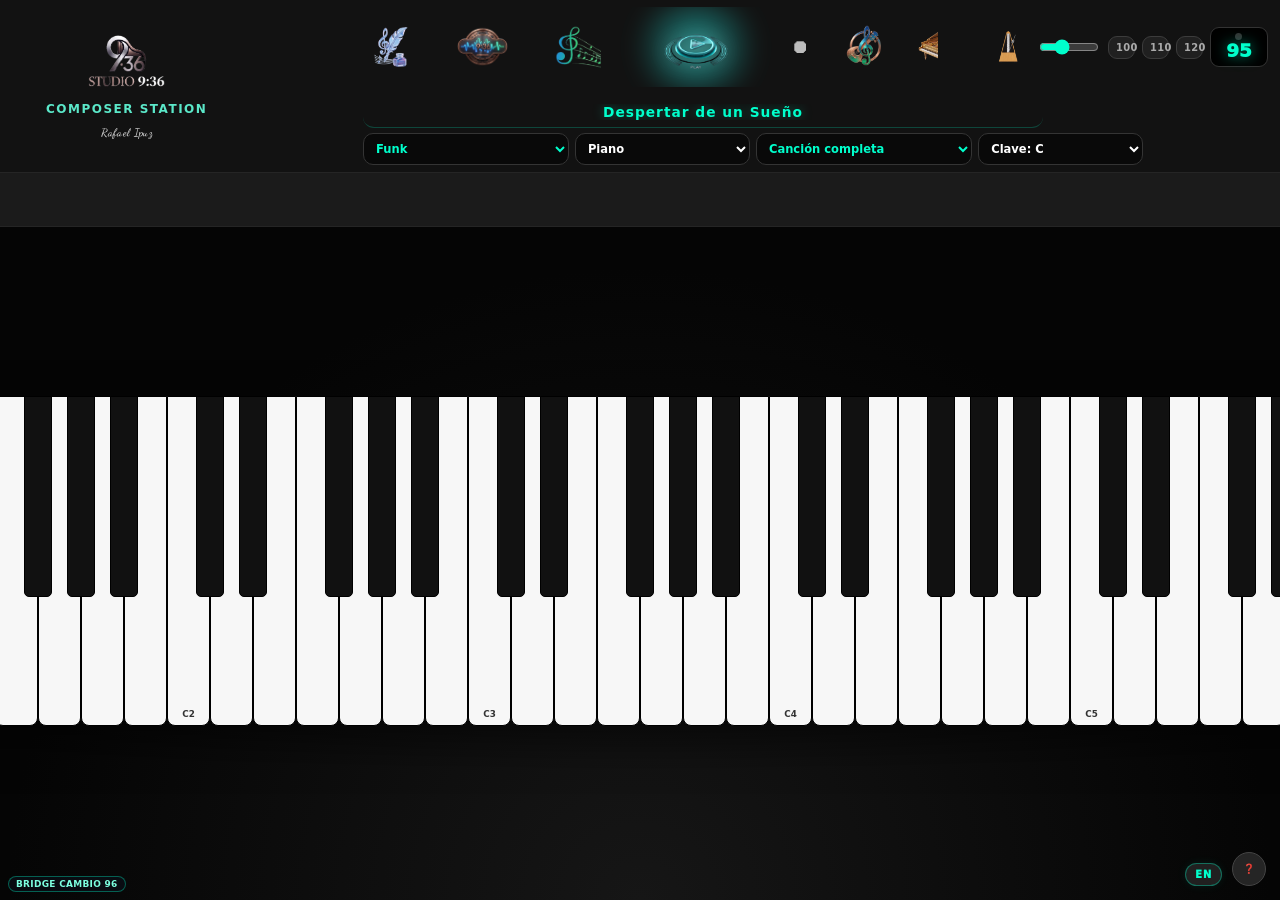
<file: index.html>
<!DOCTYPE html>
<html lang="es">
<head>
<meta charset="UTF-8" />
<meta name="viewport" content="width=device-width, initial-scale=1.0, maximum-scale=1.0, user-scalable=no" />
<title>Studio 936 Composer v25 Song Structure Builder</title>
<link rel="stylesheet" href="css/styles.css?v=cambio-176-yt-api" />
<link rel="preconnect" href="https://fonts.googleapis.com" />
<link rel="preconnect" href="https://fonts.gstatic.com" crossorigin />
<link href="https://fonts.googleapis.com/css2?family=Dancing+Script:wght@600&family=Fraunces:ital,opsz,wght@0,9..144,650;0,9..144,500&display=swap" rel="stylesheet" />
</head>
<body>
<header>
    <div class="brand" style="margin-left:34px;text-align:center;">
        <img src="docs/Studio_936_logo.png" alt="Studio 936" style="height:84px;width:auto;display:inline-block;margin:0 auto;" onerror="this.style.display='none'; this.closest('.brand').querySelector('h1').style.display='block';" />
        <h1 style="display:none;">Studio 936</h1>
        <div style="font-size:.75rem;color:#5be8c9;font-weight:800;letter-spacing:1.5px;margin-top:-14px;text-transform:uppercase;text-align:center;">Composer Station</div>
        <input id="songAuthor" class="author-input" value="Rafael Ipuz" aria-label="Autor de la canción" placeholder="Autor / Compositor" style="margin-top:4px;max-width:170px;font-family:'Dancing Script',cursive;font-size:1.3rem;font-weight:600;background:transparent;border:none;text-align:center;display:block;margin-left:auto;margin-right:auto;" />
    </div>
    <div class="song-center">
        <input id="songTitle" class="song-title-input" value="Despertar de un Sueño" aria-label="Nombre de la canción" />
        <div class="song-row">
            <select id="styleSelect" class="select style-select" title="Tipo de música">
                <option value="funk">Funk</option>
                <option value="rock">Rock</option>
                <option value="ballad">Balada</option>
                <option value="bossa">Bossa Nova</option>
                <option value="jazz">Jazz</option>
                <option value="blues">Blues</option>
                <option value="pop">Pop</option>
                <option value="bolero">Bolero</option>
                <option value="salsa">Salsa</option>
                <option value="cumbia">Cumbia</option>
                <option value="reggae">Reggae</option>
                <option value="trance">Trance</option>
                <option value="eurotrance">Eurotrance</option>
                <option value="electro">Electro (UK)</option>
                <option value="house">House</option>
                <option value="techno">Techno</option>
                <option value="dnb">Drum & Bass</option>
                <option value="dubstep">Dubstep</option>
                <option value="deephouse">Deep House</option>
                <option value="afrobeats">Afrobeats</option>
                <option value="dembow">Dembow</option>
            </select>
            <select id="instrumentSelect" class="select instrument-select" title="Instrumento guía">
                <option value="piano">Piano</option>
                <option value="epiano">Piano eléctrico</option>
                <option value="guitar">Guitarra</option>
                <option value="guitarSteel">Guitarra (cuerdas)</option>
                <option value="guitarElectric">Guitarra Eléctrica</option>
                <option value="ukulele">Ukelele</option>
                <option value="banjo">Banjo</option>
                <option value="bass">Bajo eléctrico</option>
                <option value="lead">Guitarra Lead</option>
                <option value="drums">Batería</option>
                <option value="organ">Órgano</option>
                <option value="sax">Saxo guía</option>
                <option value="synth">Synth</option>
                <!-- Cambio 450: violín y trompeta — sample real confirmado -->
                <option value="violin">Violín</option>
                <option value="trumpet">Trompeta</option>
                <option value="cello">Chelo</option>
            </select>
            <select id="sectionSelect" class="select section-select" title="Sección de la canción">
                <option value="__song__" style="color:#00ffcc;font-weight:700;">Canción completa</option>
                <option value="intro">Introducción</option>
                <option value="verse">Verso</option>
                <option value="verse1">Verso 1</option>
                <option value="verse2">Verso 2</option>
                <option value="verse3">Verso 3</option>
                <option value="verse4">Verso 4</option>
                <option value="prechorus">Pre-coro</option>
                <option value="chorus">Coro</option>
                <option value="bridge">Puente</option>
                <option value="interlude">Interludio</option>
                <option value="solo">Solo</option>
                <option value="outro">Outro</option>
            </select>
            <select id="s936KeySelect" class="select" title="Clave actual de la canción — elige una nota para transponer">
                <option value="C">Clave: C</option>
                <option value="C#">Clave: C#</option>
                <option value="D">Clave: D</option>
                <option value="D#">Clave: D#</option>
                <option value="E">Clave: E</option>
                <option value="F">Clave: F</option>
                <option value="F#">Clave: F#</option>
                <option value="G">Clave: G</option>
                <option value="G#">Clave: G#</option>
                <option value="A">Clave: A</option>
                <option value="A#">Clave: A#</option>
                <option value="B">Clave: B</option>
            </select>
        </div>
    </div>
    <div class="transport">
        <button id="composeToggleBtn" class="btn btn-dark img-icon-btn" data-tip="Componer" onclick="window.Studio936SuitePro &amp;&amp; window.Studio936SuitePro.openArea &amp;&amp; window.Studio936SuitePro.openArea('compose');"><img src="docs/icon/Composer_studio_936_icon1.png" alt="Compose" onerror="this.style.display='none'; this.nextElementSibling.style.display='inline';" /><span style="display:none;">Compose</span></button>
        <button id="studioToggleBtn" class="btn btn-dark img-icon-btn" data-tip="Studio 936" onclick="window.Studio936SuitePro &amp;&amp; window.Studio936SuitePro.openArea &amp;&amp; window.Studio936SuitePro.openArea('studio');"><img src="docs/icon/Studio_936_ico.png" alt="Studio 936" onerror="this.style.display='none'; this.nextElementSibling.style.display='inline';" /><span style="display:none;">Studio 936</span></button>
        <button id="tableroBtn" class="btn btn-dark img-icon-btn" data-tip="Tocar-Partitura"><img src="docs/icon/Tablero_Practica_chart_icon.png" alt="Chart" onerror="this.style.display='none'; this.nextElementSibling.style.display='inline';" /><span style="display:none;">Chart</span></button>
        <button id="playBtn" class="btn btn-play" data-tip="Tocar Sección" style="display:inline-flex;align-items:center;gap:6px;">
            <img class="icon-section-play" src="docs/icon/Play_session_936.png" alt="Play Sección" style="height:44px;width:auto;flex-shrink:0;" onerror="this.style.setProperty(&quot;display&quot;,&quot;none&quot;,&quot;important&quot;);" />
            <img class="icon-section-stop" src="docs/icon/Pause_Seccion_936.png" alt="Pause Sección" style="height:44px;width:auto;flex-shrink:0;display:none;" onerror="this.style.setProperty(&quot;display&quot;,&quot;none&quot;,&quot;important&quot;);" />
            <img class="icon-song-play" src="docs/icon/Play_song_936.png" alt="Play Canción" style="height:44px;width:auto;flex-shrink:0;display:none;" onerror="this.style.setProperty(&quot;display&quot;,&quot;none&quot;,&quot;important&quot;);" />
            <img class="icon-song-stop" src="docs/icon/Pause_play__song.png" alt="Pause Canción" style="height:44px;width:auto;flex-shrink:0;display:none;" onerror="this.style.setProperty(&quot;display&quot;,&quot;none&quot;,&quot;important&quot;);" />
            <span class="btn-label">Start Groove</span>
        </button>
        <button class="btn btn-dark img-icon-btn" id="mainRecBtn" data-tip="Grabar" onclick="window.Studio936RecordHub &amp;&amp; window.Studio936RecordHub.toggleFromButton &amp;&amp; window.Studio936RecordHub.toggleFromButton(this);"><span style="font-size:1.1rem;">⏺</span></button>
        <button class="btn btn-dark img-icon-btn" id="supraconsoleBtn" data-tip="Consola" onclick="window.Studio936Supraconsole &amp;&amp; window.Studio936Supraconsole.toggle &amp;&amp; window.Studio936Supraconsole.toggle();"><img src="docs/icon/Instrument_setting_icon.png" alt="Consola" onerror="this.style.display='none'; this.nextElementSibling.style.display='inline';" /><span style="display:none;">🎛</span></button>
        <button class="btn btn-dark img-icon-btn" id="libraryBtn" data-tip="Librería" onclick="window.Studio936Library &amp;&amp; window.Studio936Library.toggle &amp;&amp; window.Studio936Library.toggle();"><img src="docs/icon/Music_book_studio936.png" alt="Librería" onerror="this.style.display='none'; this.nextElementSibling.style.display='inline';" /><span style="display:none;">📚</span></button>
        <button class="btn btn-dark icon-btn" id="trackRecBtn" data-tip="Pistas por sección" onclick="window.Studio936TrackRecorder &amp;&amp; window.Studio936TrackRecorder.toggle &amp;&amp; window.Studio936TrackRecorder.toggle();">🎙️</button>
    </div>
    <div class="tempo-zone">
        <div class="bpm-line">
            <button class="btn btn-dark img-icon-btn" id="metroBtn" data-tip="Metrónomo" style="padding:2px 4px;"><img src="docs/icon/Metronomo_studio936_icon.png" alt="Metrónomo" style="height:36px;" onerror="this.style.display='none'; this.nextElementSibling.style.display='inline';" /><span style="display:none;">🥁</span></button>
            <input type="range" id="bpmSlider" min="60" max="160" value="95" />
            <button class="preset-btn" onclick="setBPM(100)">100</button>
            <button class="preset-btn active" onclick="setBPM(110)">110</button>
            <button class="preset-btn" onclick="setBPM(120)">120</button>
            <div class="tempo-box"><div class="metronome-dot" id="metroDot"></div><div id="bpmDisplay">95</div></div>
        </div>
    </div>
</header>

<section class="status-bar">
    <div class="now-box">
        <div class="label-small">Sección actual</div>
        <div id="sectionLabel">Introducción</div>
        <div class="label-small" id="measureLabel">Compás 1 · Paso 1/16</div>
    </div>
    <div class="now-box">
        <div class="label-small">Acorde actual</div>
        <div id="chordLabel">Modo manual</div>
        <div class="current-part-pill" id="currentPartTag">Parte: Introducción</div>
        <div class="step-grid" id="stepGrid"></div>
    </div>
</section>
<main class="main">
    <div id="pianoContainer"><div class="keyboard" id="piano"></div></div>
    <div id="fretboardContainer"><div class="fretboard-wrap"><div class="fretboard-head"><span id="fretboardTitle">Diapasón guitarra · vista de notas</span><span id="fretboardHint">Clic/toque para escuchar · 0-12 trastes</span></div><div class="fret-markers" id="fretMarkers"></div><div class="fretboard" id="fretboard"></div></div></div>
    <section class="editor">
        <div class="card">
            <h3>Editor de progresión</h3>
            <div id="editorSectionBadge" class="editor-section-badge">Mostrando: Introducción</div>
            <div class="form-grid">
                <div class="field full"><label>Acorde seleccionado</label><select id="chordSelect" class="select"></select></div>
                <div class="field"><label>Nombre</label><input id="chordName" class="input" placeholder="Cmaj7, Fm9..." /></div>
                <div class="field"><label>Bajo</label><input id="bassInput" class="input" placeholder="C2 / Do2" /></div>
                <div class="field full"><label>Notas del acorde</label><input id="chordNotes" class="input" placeholder="E3 A3 D4 F4" /></div>
                <div class="field"><label>Compases</label><input id="barsInput" class="input" type="number" min="1" max="16" value="1" /></div>
                <div class="field"><label>Volumen groove</label><input id="grooveVol" class="input" type="number" min="1" max="10" value="7" /></div>
            </div>
            <div class="button-row">
                <button class="mini-btn" id="previewBtn">Escuchar</button>
                <button class="mini-btn primary" id="applyBtn">Aplicar</button>
                <button class="mini-btn" id="addBtn">Agregar acorde</button>
                <button class="mini-btn" id="dupBtn">Duplicar</button>
                <button class="mini-btn danger" id="deleteBtn">Borrar</button>
            </div>
            <div class="hint">Notas: usa inglés o solfeo. Ejemplos: <b>C3 E3 G3 Bb3</b> o <b>Do3 Mi3 Sol3 Sib3</b>. Cada acorde puede durar 1, 2, 4 o más compases.</div>
            <div class="note-map-box">
                <div class="label-small">Mapa de notas de la sección seleccionada</div>
                <div id="sectionNoteMap"></div>
            </div>
        </div>

        <div class="card">
            <h3>Sección y melodía / solo</h3>
            <div class="section-list" id="sectionList"></div>
            <div class="button-row">
                <button class="mini-btn warn" id="resetSectionBtn">Reset sección</button>
                <button class="mini-btn" id="resetAllBtn">Reset total</button>
            </div>
            <hr style="border:0;border-top:1px solid #303030;margin:12px 0" />
            <div class="form-grid">
                <div class="field"><label>Tonalidad de esta sección</label><input id="soloKey" class="input" placeholder="C / Do" value="C" /></div>
                <div class="field"><label>Escala</label><select id="soloScale" class="select"><option value="minorPent">Pentatónica menor</option><option value="majorPent">Pentatónica mayor</option><option value="blues">Blues</option><option value="dorian">Dórica</option><option value="mixolydian">Mixolidia</option><option value="major">Mayor</option><option value="minor">Menor natural</option></select></div>
                <div class="field full"><label>Melodía / solo de esta sección</label><textarea id="soloPhrase" class="textarea" placeholder="C4:2 Eb4:2 F4:1 G4:1 R:2 Bb4:2 G4:2 F4:4"></textarea></div>
            </div>
            <div class="button-row">
                <button class="mini-btn solo" id="previewSoloBtn">Probar solo</button>
                <button class="mini-btn" id="generateSoloBtn">Sugerir frase</button>
                <button class="mini-btn primary" id="applySoloBtn">Guardar línea</button>
                <button class="mini-btn danger" id="clearSoloBtn">Limpiar línea</button>
            </div>
            <div class="hint">Cada sección tiene su propia melodía/solo. Formato: <b>C4:2</b> = nota C4 durante 2 semicorcheas. <b>R:2</b> = silencio. Sin número dura 2 semicorcheas.</div>
        </div>

        <div class="card">
            <h3>Guardar / compartir</h3>
            <div class="export-grid">
                <button class="mini-btn primary" id="txtBtn">Bajar TXT</button>
                <button class="mini-btn primary" id="jsonBtn">Bajar JSON</button>
                <button class="mini-btn primary" id="midiBtn">Exportar MIDI</button>
                <button class="mini-btn" id="copyBtn">Copiar</button>
                <button class="mini-btn" id="importBtn">Importar JSON</button>
                <button class="mini-btn solo" id="lyricsBtn">Letra / TAB</button>
                <button class="mini-btn" id="viewToggleBtn">Vista diapasón</button>
            </div>
            <div class="prod-panel">
                <h4 id="productionTitle">Producción / monitoreo</h4>
                <div class="prod-grid">
                    <div><label id="routingLabel">Ruteo audio</label><select id="routingSelect" class="select"><option value="normal">Normal estéreo</option><option value="split">Click L / Música R</option></select></div>
                    <div><label id="fretModeLabel">Diapasón</label><select id="fretModeSelect" class="select"><option value="guitar">Guitarra</option><option value="ukulele">Ukelele</option><option value="bass">Bajo</option></select></div>
                    <div><label id="tuningLabel">Afinación maestra</label><select id="tuningSelect" class="select"><option value="440">A = 440 Hz</option><option value="432">A = 432 Hz</option><option value="444">A = 444 Hz</option><option value="custom">Personalizada</option></select></div>
                    <div class="wide"><label id="customTuningLabel">Frecuencia personalizada A4</label><input id="tuningCustom" class="input" type="number" min="390" max="470" step="0.01" value="440" /></div>
                </div>
            </div>
            <input type="file" id="importFile" class="hidden-file" accept="application/json,.json" />
            <div class="hint" id="saveStatus">Auto-guardado local activo. Botón Guardar local = navegador actual. Respaldo real = Bajar JSON.</div>
            <hr style="border:0;border-top:1px solid #303030;margin:12px 0" />
            <h3>Mapa de ritmos</h3>
            <div class="hint" id="styleHelp"></div>
        </div>
    </section>
</main>

<div class="modal-backdrop" id="lyricsModal" role="dialog" aria-modal="true" aria-label="Editor de letra y tab">
    <div class="modal">
        <div class="modal-head">
            <div>
                <h2>Letra + TAB de la canción</h2>
                <div class="arrangement-note">Escribe la letra por sección. Al bajar TXT, saldrá junto con acordes, bajo, notas y compases.</div>
            </div>
            <div class="button-row" style="margin-top:0">
                <button class="mini-btn primary" id="saveLyricsBtn">Guardar letra</button>
                <button class="mini-btn" id="closeLyricsBtn">Cerrar</button>
            </div>
        </div>
        <div class="lyrics-song-map" id="lyricsMap"></div>
        <div class="lyrics-grid" id="lyricsGrid"></div>
    </div>
</div>

<div class="modal-backdrop" id="helpModal" role="dialog" aria-modal="true" aria-label="Guía de uso">
    <div class="modal">
        <div class="modal-head">
            <div>
                <h2>Manual completo de Piano Composer Station</h2>
                <div class="arrangement-note">Guía práctica para componer, practicar, escuchar, escribir letra, crear solos y guardar una canción completa.</div>
            </div>
            <button class="mini-btn" id="closeHelpBtn">Cerrar</button>
        </div>
        <div class="help-body">
            <div class="help-block wide">
                <h3>Flujo recomendado para crear una canción</h3>
                <div class="help-flow">
                    <div class="help-step"><strong>1. Define la idea</strong>Escribe el nombre de la canción, escoge estilo y tempo.</div>
                    <div class="help-step"><strong>2. Arma secciones</strong>Selecciona Intro, Verso, Pre-coro, Coro, Interludio o Solo y crea sus acordes.</div>
                    <div class="help-step"><strong>3. Prueba el sonido</strong>Usa Start Groove para una sección o Escuchar canción para todo el arreglo.</div>
                    <div class="help-step"><strong>4. Guarda el proyecto</strong>Baja JSON como archivo maestro y TXT como documento de letra/acordes.</div>
                </div>
                <div class="help-note"><b>Regla de oro:</b> cada vez que logres una versión que te guste, pulsa <b>Bajar JSON</b>. Ese archivo es el proyecto editable completo.</div>
            </div>

            <div class="help-block">
                <h3>1. Zona superior: canción, estilo y sección</h3>
                <ul>
                    <li><b>Nombre de la canción:</b> cambia el título del proyecto. Sirve para el TXT, el JSON y la guía de trabajo.</li>
                    <li><b>Autor:</b> escribe el compositor, arreglista o creador de la canción. El dato sale en el TXT y queda dentro del JSON.</li>
                    <li><b>Estilo musical:</b> cambia el patrón de acompañamiento. No cambia tus acordes; cambia cómo se tocan.</li>
                    <li><b>Instrumento guía:</b> cambia el color sonoro usado por la app. En v14, guitarra y ukelele tienen ataque tipo cuerda pulsada, y el saxo guía usa vibrato y filtro tipo viento. Siguen siendo sonidos sintéticos del navegador, no samples profesionales.</li>
                    <li><b>Sección:</b> define qué parte estás editando: Introducción, Verso, Verso 1, Verso 2, Verso 3, Pre-coro, Coro, Interludio o Solo.</li>
                    <li><b>BPM:</b> velocidad de la canción. Puedes usar presets o mover el deslizador.</li>
                </ul>
                <h4>Ejemplo</h4>
                Si eliges <b>Coro</b>, todo lo que edites en el editor pertenece al Coro, no a la Introducción ni al Verso.
            </div>

            <div class="help-block">
                <h3>2. Estilos musicales</h3>
                <table class="help-table">
                    <tr><th>Estilo</th><th>Uso práctico</th></tr>
                    <tr><td>Funk</td><td>Contratiempos, ghost chords y bajo sincopado. Bueno para groove.</td></tr>
                    <tr><td>Rock</td><td>Golpes fuertes y acompañamiento directo.</td></tr>
                    <tr><td>Balada</td><td>Arpegio suave, más aire y más sostén.</td></tr>
                    <tr><td>Bossa</td><td>Bajo alternado y acordes sincopados.</td></tr>
                    <tr><td>Jazz</td><td>Comping desplazado y sensación swing.</td></tr>
                    <tr><td>Blues</td><td>Shuffle y respuesta rítmica.</td></tr>
                    <tr><td>Pop</td><td>Patrón estable para componer rápido.</td></tr>
                    <tr><td>Bolero</td><td>Acompañamiento romántico, bajo lento y acordes suaves en contratiempo.</td></tr>
                    <tr><td>Salsa</td><td>Tumbao simplificado: bajo anticipado y acordes rítmicos sincopados.</td></tr>
                    <tr><td>Cumbia</td><td>Pulso bailable y estable; útil para probar progresiones latinas sencillas.</td></tr>
                    <tr><td>Reggae</td><td>Acordes en off-beat, sensación relajada y espacio para melodía.</td></tr>
                </table>
            </div>

            <div class="help-block wide">
                <h3>3. Instrumento guía: piano, guitarra, saxo y más</h3>
                <p>La app usa síntesis interna del navegador. Eso significa que no carga librerías pesadas ni samples externos. El selector de instrumento sirve como <b>color de referencia</b> para componer, practicar y decidir arreglos.</p>
                <table class="help-table">
                    <tr><th>Instrumento</th><th>Uso recomendado</th></tr>
                    <tr><td>Piano</td><td>Base equilibrada para acordes, bajo y melodía.</td></tr>
                    <tr><td>Piano eléctrico</td><td>Color suave para funk, pop, jazz y balada.</td></tr>
                    <tr><td>Guitarra</td><td>Acordes más cortos y ataque más marcado; útil para rasgueos simplificados.</td></tr>
                    <tr><td>Ukelele</td><td>Sonido más brillante y seco para ideas ligeras.</td></tr><tr><td>Bajo eléctrico</td><td>Vista de cuatro cuerdas E1–A1–D2–G2 para construir líneas, dobles notas y voicings graves.</td></tr>
                    <tr><td>Órgano</td><td>Sostiene más los acordes; útil para rock, blues y gospel sencillo.</td></tr>
                    <tr><td>Saxo guía</td><td>Funciona mejor para melodías/solos. Para acordes es solo referencia armónica.</td></tr>
                    <tr><td>Synth</td><td>Color moderno para probar ideas electrónicas o demos rápidas.</td></tr>
                </table>
                <div class="help-note"><b>Nota honesta:</b> para publicar audio final conviene exportar la idea y producirla en un DAW con instrumentos virtuales reales. Esta app es para composición, práctica, estructura y prueba de arreglos.</div>
                <h4>Teclado táctil y acordes</h4>
                <ul>
                    <li>En iPad o pantallas táctiles puedes tocar varias teclas al mismo tiempo para probar acordes.</li>
                    <li>El botón <b>Acorde ON/OFF</b> activa un modo útil para componer: toca una nota, luego otra, luego otra, y la app va armando el acorde.</li>
                    <li>Para limpiar el acorde sostenido, apaga <b>Acorde ON</b>. La selección se borra y vuelves al teclado normal.</li>
                </ul>
            </div>

            <div class="help-block wide">
                <h3>4. Editor de progresión: cómo cambiar acordes</h3>
                <ol>
                    <li>Arriba, selecciona la <b>sección</b> que quieres trabajar.</li>
                    <li>En <b>Acorde seleccionado</b>, elige el acorde que vas a editar.</li>
                    <li>En <b>Nombre</b>, escribe el nombre musical: <code>Fmaj13</code>, <code>Cmaj7</code>, <code>Am6</code>, <code>G6/9</code>.</li>
                    <li>En <b>Bajo</b>, escribe la nota grave con octava: <code>F2</code>, <code>C2</code>, <code>A1</code>, <code>Do2</code>.</li>
                    <li>En <b>Notas del acorde</b>, escribe las notas que debe tocar el piano: <code>E3 A3 D4 F4</code>.</li>
                    <li>En <b>Compases</b>, define cuánto dura ese acorde. <b>1</b> = un compás completo; <b>2</b> = dos compases.</li>
                    <li>Pulsa <b>Escuchar</b> para probar ese acorde sin guardar cambios.</li>
                    <li>Pulsa <b>Aplicar</b> para guardar el cambio en esa sección.</li>
                </ol>
                <div class="help-note"><b>Importante:</b> debajo del editor aparece el <b>Mapa de notas de la sección seleccionada</b>. Ahí confirmas qué acordes, bajos, notas y compases llevas en esa parte.</div>
            </div>

            <div class="help-block">
                <h3>5. Botones del editor</h3>
                <ul>
                    <li><b>Escuchar:</b> prueba el acorde seleccionado.</li>
                    <li><b>Aplicar:</b> guarda los cambios de nombre, bajo, notas, compases y volumen.</li>
                    <li><b>Agregar acorde:</b> añade un acorde nuevo al final de la sección actual.</li>
                    <li><b>Duplicar:</b> copia el acorde seleccionado para repetirlo o modificarlo.</li>
                    <li><b>Borrar:</b> elimina el acorde seleccionado.</li>
                    <li><b>Reset sección:</b> devuelve solo esa sección a la base original.</li>
                    <li><b>Reset total:</b> devuelve toda la canción a la base original.</li>
                </ul>
            </div>

            <div class="help-block">
                <h3>6. Formato de notas</h3>
                <p>La app acepta notas en inglés y en solfeo.</p>
                <table class="help-table">
                    <tr><th>Formato</th><th>Ejemplo</th></tr>
                    <tr><td>Inglés</td><td><code>C3 E3 G3 Bb3</code></td></tr>
                    <tr><td>Solfeo</td><td><code>Do3 Mi3 Sol3 Sib3</code></td></tr>
                    <tr><td>Sostenidos</td><td><code>F#3</code> o <code>Fa#3</code></td></tr>
                    <tr><td>Bemoles</td><td><code>Bb3</code> o <code>Sib3</code></td></tr>
                </table>
                <div class="help-note">Usa octavas bajas para el bajo, por ejemplo <code>F2</code>. Usa octavas medias para acordes, por ejemplo <code>E3 A3 D4 F4</code>.</div>
            </div>

            <div class="help-block wide">
                <h3>7. Sección y melodía / solo</h3>
                <p>Cada sección puede tener su propia melodía o solo. Esto permite que la Introducción tenga una frase, el Interludio otra y el Solo principal otra.</p>
                <ol>
                    <li>Selecciona una sección arriba: por ejemplo <b>Introducción</b> o <b>Interludio</b>.</li>
                    <li>En <b>Tonalidad de esta sección</b>, escribe la tonalidad base: <code>C</code>, <code>F</code>, <code>Am</code>, <code>Do</code>.</li>
                    <li>Escoge una <b>Escala</b>: mayor, menor, blues, pentatónica, dórica o mixolidia.</li>
                    <li>Escribe la frase en <b>Melodía / solo de esta sección</b>.</li>
                    <li>Pulsa <b>Probar solo</b> para escuchar solo la línea melódica.</li>
                    <li>Pulsa <b>Sugerir frase</b> si quieres una idea automática según tonalidad y escala.</li>
                    <li>Pulsa <b>Guardar línea</b> para dejar esa melodía pegada a la sección.</li>
                </ol>
                <h4>Formato del solo</h4>
                <p><code>C4:2 Eb4:2 F4:1 G4:1 R:2 Bb4:2 G4:2 F4:4</code></p>
                <ul>
                    <li><code>C4:2</code> = nota C4 durante 2 semicorcheas.</li>
                    <li><code>R:2</code> = silencio durante 2 semicorcheas.</li>
                    <li>Si escribes solo <code>G4</code>, la app usa una duración corta por defecto.</li>
                </ul>
                <div class="help-note"><b>Cómo se empalma con la música:</b> cuando <b>Solo ON</b> está activo, la melodía de la sección suena encima de la progresión de acordes de esa misma sección.</div>
            </div>

            <div class="help-block">
                <h3>8. Reproducción, metrónomo y práctica</h3>
                <ul>
                    <li><b>Start Groove:</b> reproduce en loop la sección seleccionada. Ideal para practicar un verso, un coro o un interludio sin escuchar toda la canción.</li>
                    <li><b>Escuchar canción:</b> reproduce la estructura completa en orden. La app pasa por Introducción, Versos, Pre-coro, Coro, Interludio y Solo según las secciones que tengan acordes.</li>
                    <li><b>Metrónomo ON/OFF:</b> activa o apaga el click audible. Al activarlo, la app hace una prueba de 4 golpes para confirmar que sí está sonando. El primer golpe del compás suena más agudo/fuerte y los otros golpes son más secos.</li>
                    <li><b>Solo ON/OFF:</b> decide si las melodías/solos guardados suenan encima de los acordes. Si está OFF, solo escuchas la base armónica/rítmica.</li>
                    <li><b>Guardar local:</b> guarda el estado actual en el navegador actual. No descarga archivo; solo queda en ese computador/navegador.</li>
                </ul>
                <div class="help-note">Cuando escuchas toda la canción, mira el indicador <b>Parte:</b> debajo del acorde actual para saber si va en Intro, Verso, Coro, Interludio o Solo.</div>
            </div>

            <div class="help-block">
                <h3>9. Bombillitos / mapa de ritmo</h3>
                <p>Los bombillitos representan 16 pasos por compás: <b>1 e &amp; a / 2 e &amp; a / 3 e &amp; a / 4 e &amp; a</b>.</p>
                <ul>
                    <li><b>Verde:</b> golpe de acorde fuerte.</li>
                    <li><b>Magenta:</b> bajo.</li>
                    <li><b>Gris:</b> ghost chord o golpe suave.</li>
                    <li><b>Amarillo:</b> melodía o solo.</li>
                    <li><b>Borde blanco:</b> paso que está sonando en ese momento.</li>
                </ul>
            </div>

            <div class="help-block wide">
                <h3>10. Letra / TAB</h3>
                <ol>
                    <li>Pulsa <b>Letra / TAB</b>.</li>
                    <li>Escribe la letra en la caja de cada sección.</li>
                    <li>Arriba verás el mapa armónico de la canción para ubicar acordes y estructura.</li>
                    <li>Pulsa <b>Guardar letra</b>.</li>
                    <li>Luego pulsa <b>Bajar TXT</b> para generar un documento con letra, acordes, bajos, notas y melodías.</li>
                </ol>
                <div class="help-note">La letra no cambia el audio. Sirve para documentar la composición y exportar una guía completa de la canción.</div>
            </div>

            <div class="help-block">
                <h3>11. Guardar, JSON, importar y compartir</h3>
                <ul>
                    <li><b>Guardar local:</b> guarda en el almacenamiento interno del navegador. Sirve para continuar si cierras y vuelves a abrir este mismo HTML en el mismo equipo. No crea archivo descargable.</li>
                    <li><b>Bajar JSON:</b> descarga el proyecto maestro editable. Incluye título, autor, estilo, BPM, instrumento guía, acordes, bajos, notas, compases, letra y melodías/solos por sección.</li>
                    <li><b>Importar JSON:</b> carga un JSON que bajaste antes. La app reemplaza lo que está en pantalla por ese proyecto guardado.</li>
                    <li><b>Bajar TXT:</b> exporta un documento legible con mapa armónico, notas, letra y líneas melódicas. Sale en el idioma activo de la interfaz. Es para leer, imprimir o compartir, no para reimportar.</li>
                    <li><b>Copiar:</b> copia al portapapeles el mismo contenido textual que sale en el TXT.</li>
                </ul>
                <div class="help-note"><b>Recomendación:</b> usa <b>Guardar local</b> mientras trabajas, pero al final de cada versión importante pulsa <b>Bajar JSON</b>. Ese archivo es el respaldo real y portable.</div>
            </div>

            <div class="help-block">
                <h3>12. Consejos musicales rápidos</h3>
                <ul>
                    <li>Para empezar una canción, crea primero <b>Intro + Verso + Coro</b>.</li>
                    <li>Si el acorde cambia muy rápido, sube <b>Compases</b> a 2 o 4.</li>
                    <li>Para acompañamiento más suave, prueba <b>Balada</b> o <b>Pop</b>.</li>
                    <li>Para groove, prueba <b>Funk</b>, <b>Bossa</b>, <b>Blues</b>, <b>Salsa</b> o <b>Cumbia</b>.</li>
                    <li>Para solos, empieza con pocas notas y muchos silencios. Una melodía con aire suele sonar mejor.</li>
                </ul>
            </div>
        </div>
    </div>
</div>

<!-- Studio 936 Composer v22 Patch: iPad layout based on v17 stability + v20 producer features -->

<!-- Studio 936 Composer v23 Patch: Piano Close-Up + Real Chord Charts + Producer UX cleanup -->

<!-- v25 UX Clean Workspace Patch: interfaz por paneles, lógica musical intacta -->

<!-- v25.1 UX Panel Fix: workspace header, close buttons, arrangement selector -->

<!-- v25.2 UX Instrument First Patch: compact panels, no piano cover, local close buttons -->

<!-- v25.3 UX Left Dock Instrument Patch: solo interfaz, sin tocar lógica musical -->

<!-- v25.4 UX Left Dock Polish: fixed panel close + compact structure cards + stable instrument-first layout -->

<!-- v25.8 Editor Review: workspace order + editor section selector + note validation + updated help -->
<script src="js/instruments.js?v=cambio-466-pad-sostenido"></script>
<script src="js/rhythm-engine.js?v=cambio-471-mas-generos"></script>
<script src="js/song-model.js?v=cambio-239-isnewsong"></script>
<script src="js/storage.js"></script>
<script src="js/piano.js"></script>
<script src="js/fretboard.js?v=0714"></script>
<script src="js/editor.js"></script>
<script src="js/export-text.js"></script>
<script src="js/lyrics-tab.js"></script>
<script src="js/help.js"></script>
<script src="js/lead-sheet.js"></script>
<script src="js/midi-export.js"></script>
<script src="js/flow8.js"></script>
<script src="js/i18n-core.js?v=cambio-167-player-skin"></script>
<script src="js/i18n.js?v=cambio-166-936player"></script>
<script src="js/ui-tooltips.js?v=cambio-162-tooltip-body"></script>
<script src="js/arrangement.js"></script>
<script src="js/music-theory.js"></script>
<script src="js/audio-engine.js"></script>
<!-- Cambio 446: motor de sonido real (WebAudioFont) — capa opcional que
     reemplaza los osciladores sintéticos por samples reales de
     instrumentos/batería. Autosuficiente, carga perezosa (no descarga
     nada hasta el primer sonido real). Si falla, app.js sigue sonando
     con el sintetizador de siempre. -->
<script src="js/webaudiofont-engine.js?v=cambio-474-revertir-bateria-real"></script>
<script src="js/transport.js"></script>
<script src="js/ui-bindings.js"></script>
<script src="js/core/instrument-surface-manager.js?v=0738-oncellplay-passthrough"></script>
<script src="js/suite-pro-practice.js"></script>
<script src="js/suite-pro-drums.js?v=cambio-489-generos-electronicos"></script>
<script src="js/suite-pro-mixer.js"></script>
<script src="js/suite-pro-recorder.js"></script>
<script src="js/suite-pro-track-recorder.js?v=cambio-514-playhead-en-seleccion"></script>
<script src="js/suite-pro-pentagram.js?v=1"></script>
<script src="js/suite-pro-midi.js?v=cambio-146-live-play"></script>
<script src="js/suite-pro-chart-v260-cambio100.js?v=cambio-495-refresco-vista-continua"></script>
<script src="js/suite-pro-structure-v489-cambio94.js?v=cambio-420-form-inline"></script>
<script src="js/suite-pro-string-instruments.js?v=0114-piano-drums-not-string"></script>
<script src="js/suite-pro-voicing-store.js?v=100"></script>
<script src="js/suite-pro-editor-piano.js?v=110"></script>
<script src="js/suite-pro-string-surface.js?v=0737-editor-sync-chart-guard"></script>
<script src="js/suite-pro-drum-surface.js?v=0727"></script>
<script src="js/suite-pro-drum-patterns.js?v=cambio-471-mas-generos"></script>
<script src="js/suite-pro-bass-line.js?v=070"></script>
<script src="js/suite-pro-sequencer-core.js?v=071"></script>
<script src="js/suite-pro-lead-line.js?v=0713"></script>
<script src="js/suite-pro-drum-composer.js?v=cambio-474-revertir-bateria-real"></script>
<script src="js/suite-pro-editor.js?v=0755-data-source-of-truth"></script>
<script src="js/suite-pro-compose-v66-cambio50.js?v=cambio-363-siempre-cerrado"></script>
<script src="js/suite-pro.js?v=cambio-488-mixer-a-supraconsola"></script>
<script src="js/suite-pro-library.js?v=cambio-250-autoheal-404"></script>
<script src="js/suite-pro-channel-mixer.js?v=cambio-461-consola-dj"></script>
<script src="js/suite-pro-groove-pads.js?v=cambio-471-mas-generos"></script>
<script src="js/suite-pro-record-hub.js?v=cambio-507-deepseek-mergeado"></script>
<script src="js/suite-pro-supraconsole.js?v=cambio-493-fix-errores"></script>
<script src="js/app.js?v=cambio-508-unificar-play"></script>
<!-- Studio 936 v0.7.0.3: persistent Editor instrument tabs hotfix -->
<!-- Studio 936 v0.7.2.15: Piano Editor Reopen Final -->
    <button class="btn btn-dark icon-btn" id="helpBtn" data-tip="Ayuda">❓</button>
</body>
</html>

<!-- v25.5 UX Header Close Fix: panel headers with fixed close in header; no music logic touched -->

<!-- v25.6 UX Polish: modal layering, aligned close button, clearer current-order selector. No music logic changed. -->

<!-- v25.9 Editor/Structure Sync: UX only. Editor selector now follows song arrangement blocks; structure panel no longer shows editor selector. -->
</file>
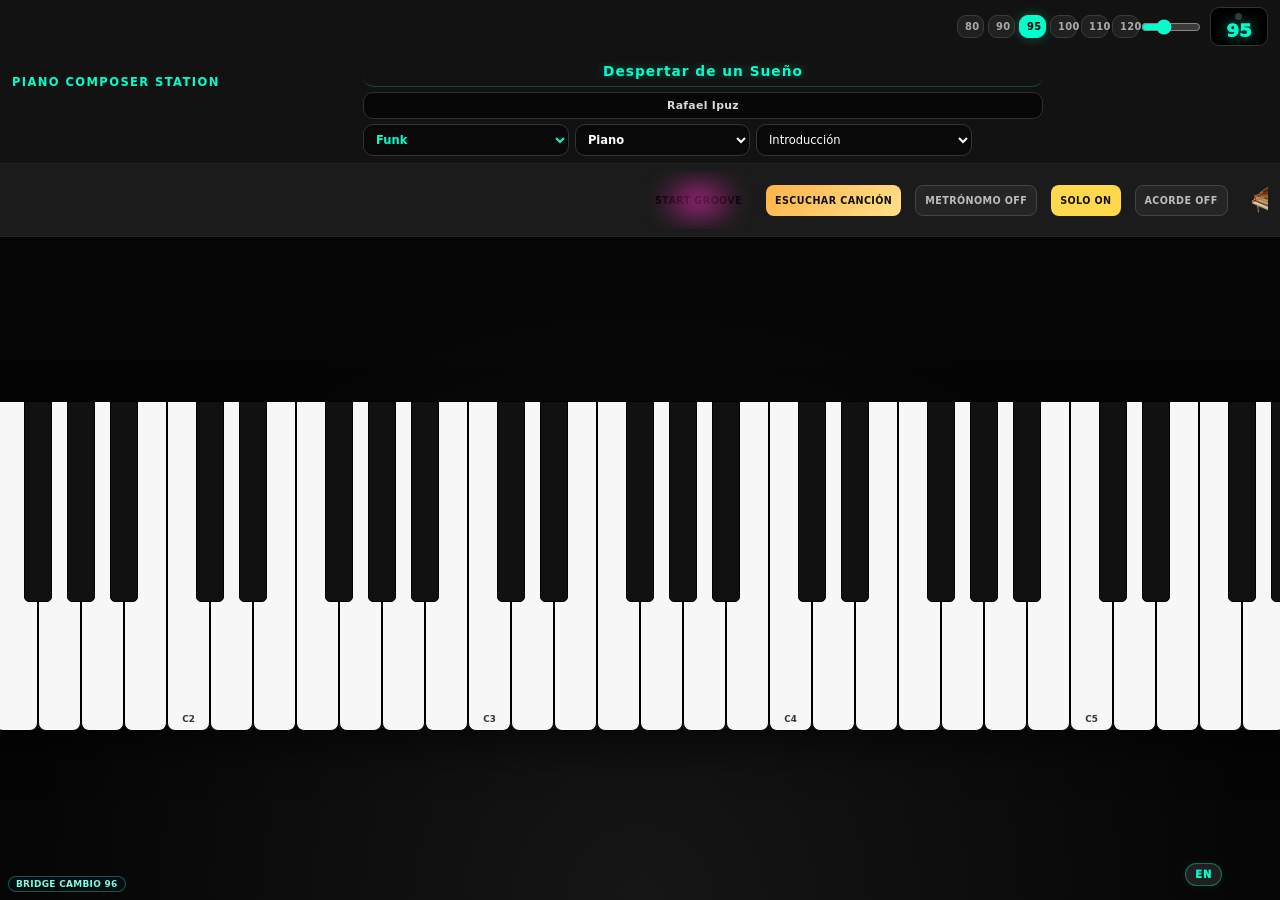
<file: index..html>
<!DOCTYPE html>
<html lang="es">
<head>
<meta charset="UTF-8" />
<meta name="viewport" content="width=device-width, initial-scale=1.0, maximum-scale=1.0, user-scalable=no" />
<title>Studio 936 Composer v25 Song Structure Builder</title>
<link rel="stylesheet" href="css/styles.css?v=07141" />
</head>
<body>
<header>
    <div class="brand">
        <h1>Piano Composer Station</h1>
        <small>v25 · Song Structure Builder · iPad · MIDI · Flow 8</small>
    </div>
    <div class="song-center">
        <input id="songTitle" class="song-title-input" value="Despertar de un Sueño" aria-label="Nombre de la canción" />
        <input id="songAuthor" class="author-input" value="Rafael Ipuz" aria-label="Autor de la canción" placeholder="Autor / Compositor" />
        <div class="song-row">
            <select id="styleSelect" class="select style-select" title="Tipo de música">
                <option value="funk">Funk</option>
                <option value="rock">Rock</option>
                <option value="ballad">Balada</option>
                <option value="bossa">Bossa Nova</option>
                <option value="jazz">Jazz</option>
                <option value="blues">Blues</option>
                <option value="pop">Pop</option>
                <option value="bolero">Bolero</option>
                <option value="salsa">Salsa</option>
                <option value="cumbia">Cumbia</option>
                <option value="reggae">Reggae</option>
            </select>
            <select id="instrumentSelect" class="select instrument-select" title="Instrumento guía">
                <option value="piano">Piano</option>
                <option value="epiano">Piano eléctrico</option>
                <option value="guitar">Guitarra</option>
                <option value="ukulele">Ukelele</option>
                <option value="bass">Bajo eléctrico</option>
                <option value="lead">Guitarra Lead</option>
                <option value="drums">Batería</option>
                <option value="organ">Órgano</option>
                <option value="sax">Saxo guía</option>
                <option value="synth">Synth</option>
            </select>
            <select id="sectionSelect" class="select section-select" title="Sección de la canción">
                <option value="intro">Introducción</option>
                <option value="verse">Verso</option>
                <option value="verse1">Verso 1</option>
                <option value="verse2">Verso 2</option>
                <option value="verse3">Verso 3</option>
                <option value="verse4">Verso 4</option>
                <option value="prechorus">Pre-coro</option>
                <option value="chorus">Coro</option>
                <option value="bridge">Puente</option>
                <option value="interlude">Interludio</option>
                <option value="solo">Solo</option>
                <option value="outro">Outro</option>
            </select>
        </div>
    </div>
    <div class="tempo-zone">
        <div class="bpm-presets">
            <button class="preset-btn" onclick="setBPM(80)">80</button>
            <button class="preset-btn" onclick="setBPM(90)">90</button>
            <button class="preset-btn active" onclick="setBPM(95)">95</button>
            <button class="preset-btn" onclick="setBPM(100)">100</button>
            <button class="preset-btn" onclick="setBPM(110)">110</button>
            <button class="preset-btn" onclick="setBPM(120)">120</button>
        </div>
        <div class="bpm-line">
            <input type="range" id="bpmSlider" min="60" max="160" value="95" />
            <div class="tempo-box"><div class="metronome-dot" id="metroDot"></div><div id="bpmDisplay">95</div></div>
        </div>
    </div>
</header>

<section class="status-bar">
    <div class="now-box">
        <div class="label-small">Sección actual</div>
        <div id="sectionLabel">Introducción</div>
        <div class="label-small" id="measureLabel">Compás 1 · Paso 1/16</div>
    </div>
    <div class="transport">
        <button id="playBtn" class="btn btn-play">Start Groove</button>
        <button id="playSongBtn" class="btn btn-all">Escuchar canción</button>
        <button id="metroBtn" class="btn btn-dark">Metrónomo OFF</button>
        <button id="soloBtn" class="btn btn-solo">Solo ON</button>
        <button id="chordHoldBtn" class="btn btn-dark" title="Activa un modo para armar acordes tocando varias teclas, útil en iPad.">Acorde OFF</button>
        <button id="saveBtn" class="btn btn-dark" title="Guarda en este navegador. Para respaldo externo usa Bajar JSON.">Guardar local</button>
    </div>
    <div class="now-box">
        <div class="label-small">Acorde actual</div>
        <div id="chordLabel">Modo manual</div>
        <div class="current-part-pill" id="currentPartTag">Parte: Introducción</div>
        <div class="step-grid" id="stepGrid"></div>
    </div>
</section>

<main class="main">
    <div id="pianoContainer"><div class="keyboard" id="piano"></div></div>
    <div id="fretboardContainer"><div class="fretboard-wrap"><div class="fretboard-head"><span id="fretboardTitle">Diapasón guitarra · vista de notas</span><span id="fretboardHint">Clic/toque para escuchar · 0-12 trastes</span></div><div class="fret-markers" id="fretMarkers"></div><div class="fretboard" id="fretboard"></div></div></div>
    <section class="editor">
        <div class="card">
            <h3>Editor de progresión</h3>
            <div id="editorSectionBadge" class="editor-section-badge">Mostrando: Introducción</div>
            <div class="form-grid">
                <div class="field full"><label>Acorde seleccionado</label><select id="chordSelect" class="select"></select></div>
                <div class="field"><label>Nombre</label><input id="chordName" class="input" placeholder="Cmaj7, Fm9..." /></div>
                <div class="field"><label>Bajo</label><input id="bassInput" class="input" placeholder="C2 / Do2" /></div>
                <div class="field full"><label>Notas del acorde</label><input id="chordNotes" class="input" placeholder="E3 A3 D4 F4" /></div>
                <div class="field"><label>Compases</label><input id="barsInput" class="input" type="number" min="1" max="16" value="1" /></div>
                <div class="field"><label>Volumen groove</label><input id="grooveVol" class="input" type="number" min="1" max="10" value="7" /></div>
            </div>
            <div class="button-row">
                <button class="mini-btn" id="previewBtn">Escuchar</button>
                <button class="mini-btn primary" id="applyBtn">Aplicar</button>
                <button class="mini-btn" id="addBtn">Agregar acorde</button>
                <button class="mini-btn" id="dupBtn">Duplicar</button>
                <button class="mini-btn danger" id="deleteBtn">Borrar</button>
            </div>
            <div class="hint">Notas: usa inglés o solfeo. Ejemplos: <b>C3 E3 G3 Bb3</b> o <b>Do3 Mi3 Sol3 Sib3</b>. Cada acorde puede durar 1, 2, 4 o más compases.</div>
            <div class="note-map-box">
                <div class="label-small">Mapa de notas de la sección seleccionada</div>
                <div id="sectionNoteMap"></div>
            </div>
        </div>

        <div class="card">
            <h3>Sección y melodía / solo</h3>
            <div class="section-list" id="sectionList"></div>
            <div class="button-row">
                <button class="mini-btn warn" id="resetSectionBtn">Reset sección</button>
                <button class="mini-btn" id="resetAllBtn">Reset total</button>
            </div>
            <hr style="border:0;border-top:1px solid #303030;margin:12px 0" />
            <div class="form-grid">
                <div class="field"><label>Tonalidad de esta sección</label><input id="soloKey" class="input" placeholder="C / Do" value="C" /></div>
                <div class="field"><label>Escala</label><select id="soloScale" class="select"><option value="minorPent">Pentatónica menor</option><option value="majorPent">Pentatónica mayor</option><option value="blues">Blues</option><option value="dorian">Dórica</option><option value="mixolydian">Mixolidia</option><option value="major">Mayor</option><option value="minor">Menor natural</option></select></div>
                <div class="field full"><label>Melodía / solo de esta sección</label><textarea id="soloPhrase" class="textarea" placeholder="C4:2 Eb4:2 F4:1 G4:1 R:2 Bb4:2 G4:2 F4:4"></textarea></div>
            </div>
            <div class="button-row">
                <button class="mini-btn solo" id="previewSoloBtn">Probar solo</button>
                <button class="mini-btn" id="generateSoloBtn">Sugerir frase</button>
                <button class="mini-btn primary" id="applySoloBtn">Guardar línea</button>
                <button class="mini-btn danger" id="clearSoloBtn">Limpiar línea</button>
            </div>
            <div class="hint">Cada sección tiene su propia melodía/solo. Formato: <b>C4:2</b> = nota C4 durante 2 semicorcheas. <b>R:2</b> = silencio. Sin número dura 2 semicorcheas.</div>
        </div>

        <div class="card">
            <h3>Guardar / compartir</h3>
            <div class="export-grid">
                <button class="mini-btn primary" id="txtBtn">Bajar TXT</button>
                <button class="mini-btn primary" id="jsonBtn">Bajar JSON</button>
                <button class="mini-btn primary" id="midiBtn">Exportar MIDI</button>
                <button class="mini-btn" id="copyBtn">Copiar</button>
                <button class="mini-btn" id="importBtn">Importar JSON</button>
                <button class="mini-btn solo" id="lyricsBtn">Letra / TAB</button>
                <button class="mini-btn warn" id="helpBtn">Ayuda</button>
                <button class="mini-btn" id="viewToggleBtn">Vista diapasón</button>
            </div>
            <div class="prod-panel">
                <h4 id="productionTitle">Producción / monitoreo</h4>
                <div class="prod-grid">
                    <div><label id="routingLabel">Ruteo audio</label><select id="routingSelect" class="select"><option value="normal">Normal estéreo</option><option value="split">Click L / Música R</option></select></div>
                    <div><label id="fretModeLabel">Diapasón</label><select id="fretModeSelect" class="select"><option value="guitar">Guitarra</option><option value="ukulele">Ukelele</option><option value="bass">Bajo</option></select></div>
                    <div><label id="tuningLabel">Afinación maestra</label><select id="tuningSelect" class="select"><option value="440">A = 440 Hz</option><option value="432">A = 432 Hz</option><option value="444">A = 444 Hz</option><option value="custom">Personalizada</option></select></div>
                    <div class="wide"><label id="customTuningLabel">Frecuencia personalizada A4</label><input id="tuningCustom" class="input" type="number" min="390" max="470" step="0.01" value="440" /></div>
                </div>
            </div>
            <input type="file" id="importFile" class="hidden-file" accept="application/json,.json" />
            <div class="hint" id="saveStatus">Auto-guardado local activo. Botón Guardar local = navegador actual. Respaldo real = Bajar JSON.</div>
            <hr style="border:0;border-top:1px solid #303030;margin:12px 0" />
            <h3>Mapa de ritmos</h3>
            <div class="hint" id="styleHelp"></div>
        </div>
    </section>
</main>

<div class="modal-backdrop" id="lyricsModal" role="dialog" aria-modal="true" aria-label="Editor de letra y tab">
    <div class="modal">
        <div class="modal-head">
            <div>
                <h2>Letra + TAB de la canción</h2>
                <div class="arrangement-note">Escribe la letra por sección. Al bajar TXT, saldrá junto con acordes, bajo, notas y compases.</div>
            </div>
            <div class="button-row" style="margin-top:0">
                <button class="mini-btn primary" id="saveLyricsBtn">Guardar letra</button>
                <button class="mini-btn" id="closeLyricsBtn">Cerrar</button>
            </div>
        </div>
        <div class="lyrics-song-map" id="lyricsMap"></div>
        <div class="lyrics-grid" id="lyricsGrid"></div>
    </div>
</div>

<div class="modal-backdrop" id="helpModal" role="dialog" aria-modal="true" aria-label="Guía de uso">
    <div class="modal">
        <div class="modal-head">
            <div>
                <h2>Manual completo de Piano Composer Station</h2>
                <div class="arrangement-note">Guía práctica para componer, practicar, escuchar, escribir letra, crear solos y guardar una canción completa.</div>
            </div>
            <button class="mini-btn" id="closeHelpBtn">Cerrar</button>
        </div>
        <div class="help-body">
            <div class="help-block wide">
                <h3>Flujo recomendado para crear una canción</h3>
                <div class="help-flow">
                    <div class="help-step"><strong>1. Define la idea</strong>Escribe el nombre de la canción, escoge estilo y tempo.</div>
                    <div class="help-step"><strong>2. Arma secciones</strong>Selecciona Intro, Verso, Pre-coro, Coro, Interludio o Solo y crea sus acordes.</div>
                    <div class="help-step"><strong>3. Prueba el sonido</strong>Usa Start Groove para una sección o Escuchar canción para todo el arreglo.</div>
                    <div class="help-step"><strong>4. Guarda el proyecto</strong>Baja JSON como archivo maestro y TXT como documento de letra/acordes.</div>
                </div>
                <div class="help-note"><b>Regla de oro:</b> cada vez que logres una versión que te guste, pulsa <b>Bajar JSON</b>. Ese archivo es el proyecto editable completo.</div>
            </div>

            <div class="help-block">
                <h3>1. Zona superior: canción, estilo y sección</h3>
                <ul>
                    <li><b>Nombre de la canción:</b> cambia el título del proyecto. Sirve para el TXT, el JSON y la guía de trabajo.</li>
                    <li><b>Autor:</b> escribe el compositor, arreglista o creador de la canción. El dato sale en el TXT y queda dentro del JSON.</li>
                    <li><b>Estilo musical:</b> cambia el patrón de acompañamiento. No cambia tus acordes; cambia cómo se tocan.</li>
                    <li><b>Instrumento guía:</b> cambia el color sonoro usado por la app. En v14, guitarra y ukelele tienen ataque tipo cuerda pulsada, y el saxo guía usa vibrato y filtro tipo viento. Siguen siendo sonidos sintéticos del navegador, no samples profesionales.</li>
                    <li><b>Sección:</b> define qué parte estás editando: Introducción, Verso, Verso 1, Verso 2, Verso 3, Pre-coro, Coro, Interludio o Solo.</li>
                    <li><b>BPM:</b> velocidad de la canción. Puedes usar presets o mover el deslizador.</li>
                </ul>
                <h4>Ejemplo</h4>
                Si eliges <b>Coro</b>, todo lo que edites en el editor pertenece al Coro, no a la Introducción ni al Verso.
            </div>

            <div class="help-block">
                <h3>2. Estilos musicales</h3>
                <table class="help-table">
                    <tr><th>Estilo</th><th>Uso práctico</th></tr>
                    <tr><td>Funk</td><td>Contratiempos, ghost chords y bajo sincopado. Bueno para groove.</td></tr>
                    <tr><td>Rock</td><td>Golpes fuertes y acompañamiento directo.</td></tr>
                    <tr><td>Balada</td><td>Arpegio suave, más aire y más sostén.</td></tr>
                    <tr><td>Bossa</td><td>Bajo alternado y acordes sincopados.</td></tr>
                    <tr><td>Jazz</td><td>Comping desplazado y sensación swing.</td></tr>
                    <tr><td>Blues</td><td>Shuffle y respuesta rítmica.</td></tr>
                    <tr><td>Pop</td><td>Patrón estable para componer rápido.</td></tr>
                    <tr><td>Bolero</td><td>Acompañamiento romántico, bajo lento y acordes suaves en contratiempo.</td></tr>
                    <tr><td>Salsa</td><td>Tumbao simplificado: bajo anticipado y acordes rítmicos sincopados.</td></tr>
                    <tr><td>Cumbia</td><td>Pulso bailable y estable; útil para probar progresiones latinas sencillas.</td></tr>
                    <tr><td>Reggae</td><td>Acordes en off-beat, sensación relajada y espacio para melodía.</td></tr>
                </table>
            </div>

            <div class="help-block wide">
                <h3>3. Instrumento guía: piano, guitarra, saxo y más</h3>
                <p>La app usa síntesis interna del navegador. Eso significa que no carga librerías pesadas ni samples externos. El selector de instrumento sirve como <b>color de referencia</b> para componer, practicar y decidir arreglos.</p>
                <table class="help-table">
                    <tr><th>Instrumento</th><th>Uso recomendado</th></tr>
                    <tr><td>Piano</td><td>Base equilibrada para acordes, bajo y melodía.</td></tr>
                    <tr><td>Piano eléctrico</td><td>Color suave para funk, pop, jazz y balada.</td></tr>
                    <tr><td>Guitarra</td><td>Acordes más cortos y ataque más marcado; útil para rasgueos simplificados.</td></tr>
                    <tr><td>Ukelele</td><td>Sonido más brillante y seco para ideas ligeras.</td></tr><tr><td>Bajo eléctrico</td><td>Vista de cuatro cuerdas E1–A1–D2–G2 para construir líneas, dobles notas y voicings graves.</td></tr>
                    <tr><td>Órgano</td><td>Sostiene más los acordes; útil para rock, blues y gospel sencillo.</td></tr>
                    <tr><td>Saxo guía</td><td>Funciona mejor para melodías/solos. Para acordes es solo referencia armónica.</td></tr>
                    <tr><td>Synth</td><td>Color moderno para probar ideas electrónicas o demos rápidas.</td></tr>
                </table>
                <div class="help-note"><b>Nota honesta:</b> para publicar audio final conviene exportar la idea y producirla en un DAW con instrumentos virtuales reales. Esta app es para composición, práctica, estructura y prueba de arreglos.</div>
                <h4>Teclado táctil y acordes</h4>
                <ul>
                    <li>En iPad o pantallas táctiles puedes tocar varias teclas al mismo tiempo para probar acordes.</li>
                    <li>El botón <b>Acorde ON/OFF</b> activa un modo útil para componer: toca una nota, luego otra, luego otra, y la app va armando el acorde.</li>
                    <li>Para limpiar el acorde sostenido, apaga <b>Acorde ON</b>. La selección se borra y vuelves al teclado normal.</li>
                </ul>
            </div>

            <div class="help-block wide">
                <h3>4. Editor de progresión: cómo cambiar acordes</h3>
                <ol>
                    <li>Arriba, selecciona la <b>sección</b> que quieres trabajar.</li>
                    <li>En <b>Acorde seleccionado</b>, elige el acorde que vas a editar.</li>
                    <li>En <b>Nombre</b>, escribe el nombre musical: <code>Fmaj13</code>, <code>Cmaj7</code>, <code>Am6</code>, <code>G6/9</code>.</li>
                    <li>En <b>Bajo</b>, escribe la nota grave con octava: <code>F2</code>, <code>C2</code>, <code>A1</code>, <code>Do2</code>.</li>
                    <li>En <b>Notas del acorde</b>, escribe las notas que debe tocar el piano: <code>E3 A3 D4 F4</code>.</li>
                    <li>En <b>Compases</b>, define cuánto dura ese acorde. <b>1</b> = un compás completo; <b>2</b> = dos compases.</li>
                    <li>Pulsa <b>Escuchar</b> para probar ese acorde sin guardar cambios.</li>
                    <li>Pulsa <b>Aplicar</b> para guardar el cambio en esa sección.</li>
                </ol>
                <div class="help-note"><b>Importante:</b> debajo del editor aparece el <b>Mapa de notas de la sección seleccionada</b>. Ahí confirmas qué acordes, bajos, notas y compases llevas en esa parte.</div>
            </div>

            <div class="help-block">
                <h3>5. Botones del editor</h3>
                <ul>
                    <li><b>Escuchar:</b> prueba el acorde seleccionado.</li>
                    <li><b>Aplicar:</b> guarda los cambios de nombre, bajo, notas, compases y volumen.</li>
                    <li><b>Agregar acorde:</b> añade un acorde nuevo al final de la sección actual.</li>
                    <li><b>Duplicar:</b> copia el acorde seleccionado para repetirlo o modificarlo.</li>
                    <li><b>Borrar:</b> elimina el acorde seleccionado.</li>
                    <li><b>Reset sección:</b> devuelve solo esa sección a la base original.</li>
                    <li><b>Reset total:</b> devuelve toda la canción a la base original.</li>
                </ul>
            </div>

            <div class="help-block">
                <h3>6. Formato de notas</h3>
                <p>La app acepta notas en inglés y en solfeo.</p>
                <table class="help-table">
                    <tr><th>Formato</th><th>Ejemplo</th></tr>
                    <tr><td>Inglés</td><td><code>C3 E3 G3 Bb3</code></td></tr>
                    <tr><td>Solfeo</td><td><code>Do3 Mi3 Sol3 Sib3</code></td></tr>
                    <tr><td>Sostenidos</td><td><code>F#3</code> o <code>Fa#3</code></td></tr>
                    <tr><td>Bemoles</td><td><code>Bb3</code> o <code>Sib3</code></td></tr>
                </table>
                <div class="help-note">Usa octavas bajas para el bajo, por ejemplo <code>F2</code>. Usa octavas medias para acordes, por ejemplo <code>E3 A3 D4 F4</code>.</div>
            </div>

            <div class="help-block wide">
                <h3>7. Sección y melodía / solo</h3>
                <p>Cada sección puede tener su propia melodía o solo. Esto permite que la Introducción tenga una frase, el Interludio otra y el Solo principal otra.</p>
                <ol>
                    <li>Selecciona una sección arriba: por ejemplo <b>Introducción</b> o <b>Interludio</b>.</li>
                    <li>En <b>Tonalidad de esta sección</b>, escribe la tonalidad base: <code>C</code>, <code>F</code>, <code>Am</code>, <code>Do</code>.</li>
                    <li>Escoge una <b>Escala</b>: mayor, menor, blues, pentatónica, dórica o mixolidia.</li>
                    <li>Escribe la frase en <b>Melodía / solo de esta sección</b>.</li>
                    <li>Pulsa <b>Probar solo</b> para escuchar solo la línea melódica.</li>
                    <li>Pulsa <b>Sugerir frase</b> si quieres una idea automática según tonalidad y escala.</li>
                    <li>Pulsa <b>Guardar línea</b> para dejar esa melodía pegada a la sección.</li>
                </ol>
                <h4>Formato del solo</h4>
                <p><code>C4:2 Eb4:2 F4:1 G4:1 R:2 Bb4:2 G4:2 F4:4</code></p>
                <ul>
                    <li><code>C4:2</code> = nota C4 durante 2 semicorcheas.</li>
                    <li><code>R:2</code> = silencio durante 2 semicorcheas.</li>
                    <li>Si escribes solo <code>G4</code>, la app usa una duración corta por defecto.</li>
                </ul>
                <div class="help-note"><b>Cómo se empalma con la música:</b> cuando <b>Solo ON</b> está activo, la melodía de la sección suena encima de la progresión de acordes de esa misma sección.</div>
            </div>

            <div class="help-block">
                <h3>8. Reproducción, metrónomo y práctica</h3>
                <ul>
                    <li><b>Start Groove:</b> reproduce en loop la sección seleccionada. Ideal para practicar un verso, un coro o un interludio sin escuchar toda la canción.</li>
                    <li><b>Escuchar canción:</b> reproduce la estructura completa en orden. La app pasa por Introducción, Versos, Pre-coro, Coro, Interludio y Solo según las secciones que tengan acordes.</li>
                    <li><b>Metrónomo ON/OFF:</b> activa o apaga el click audible. Al activarlo, la app hace una prueba de 4 golpes para confirmar que sí está sonando. El primer golpe del compás suena más agudo/fuerte y los otros golpes son más secos.</li>
                    <li><b>Solo ON/OFF:</b> decide si las melodías/solos guardados suenan encima de los acordes. Si está OFF, solo escuchas la base armónica/rítmica.</li>
                    <li><b>Guardar local:</b> guarda el estado actual en el navegador actual. No descarga archivo; solo queda en ese computador/navegador.</li>
                </ul>
                <div class="help-note">Cuando escuchas toda la canción, mira el indicador <b>Parte:</b> debajo del acorde actual para saber si va en Intro, Verso, Coro, Interludio o Solo.</div>
            </div>

            <div class="help-block">
                <h3>9. Bombillitos / mapa de ritmo</h3>
                <p>Los bombillitos representan 16 pasos por compás: <b>1 e &amp; a / 2 e &amp; a / 3 e &amp; a / 4 e &amp; a</b>.</p>
                <ul>
                    <li><b>Verde:</b> golpe de acorde fuerte.</li>
                    <li><b>Magenta:</b> bajo.</li>
                    <li><b>Gris:</b> ghost chord o golpe suave.</li>
                    <li><b>Amarillo:</b> melodía o solo.</li>
                    <li><b>Borde blanco:</b> paso que está sonando en ese momento.</li>
                </ul>
            </div>

            <div class="help-block wide">
                <h3>10. Letra / TAB</h3>
                <ol>
                    <li>Pulsa <b>Letra / TAB</b>.</li>
                    <li>Escribe la letra en la caja de cada sección.</li>
                    <li>Arriba verás el mapa armónico de la canción para ubicar acordes y estructura.</li>
                    <li>Pulsa <b>Guardar letra</b>.</li>
                    <li>Luego pulsa <b>Bajar TXT</b> para generar un documento con letra, acordes, bajos, notas y melodías.</li>
                </ol>
                <div class="help-note">La letra no cambia el audio. Sirve para documentar la composición y exportar una guía completa de la canción.</div>
            </div>

            <div class="help-block">
                <h3>11. Guardar, JSON, importar y compartir</h3>
                <ul>
                    <li><b>Guardar local:</b> guarda en el almacenamiento interno del navegador. Sirve para continuar si cierras y vuelves a abrir este mismo HTML en el mismo equipo. No crea archivo descargable.</li>
                    <li><b>Bajar JSON:</b> descarga el proyecto maestro editable. Incluye título, autor, estilo, BPM, instrumento guía, acordes, bajos, notas, compases, letra y melodías/solos por sección.</li>
                    <li><b>Importar JSON:</b> carga un JSON que bajaste antes. La app reemplaza lo que está en pantalla por ese proyecto guardado.</li>
                    <li><b>Bajar TXT:</b> exporta un documento legible con mapa armónico, notas, letra y líneas melódicas. Sale en el idioma activo de la interfaz. Es para leer, imprimir o compartir, no para reimportar.</li>
                    <li><b>Copiar:</b> copia al portapapeles el mismo contenido textual que sale en el TXT.</li>
                </ul>
                <div class="help-note"><b>Recomendación:</b> usa <b>Guardar local</b> mientras trabajas, pero al final de cada versión importante pulsa <b>Bajar JSON</b>. Ese archivo es el respaldo real y portable.</div>
            </div>

            <div class="help-block">
                <h3>12. Consejos musicales rápidos</h3>
                <ul>
                    <li>Para empezar una canción, crea primero <b>Intro + Verso + Coro</b>.</li>
                    <li>Si el acorde cambia muy rápido, sube <b>Compases</b> a 2 o 4.</li>
                    <li>Para acompañamiento más suave, prueba <b>Balada</b> o <b>Pop</b>.</li>
                    <li>Para groove, prueba <b>Funk</b>, <b>Bossa</b>, <b>Blues</b>, <b>Salsa</b> o <b>Cumbia</b>.</li>
                    <li>Para solos, empieza con pocas notas y muchos silencios. Una melodía con aire suele sonar mejor.</li>
                </ul>
            </div>
        </div>
    </div>
</div>

<!-- Studio 936 Composer v22 Patch: iPad layout based on v17 stability + v20 producer features -->

<!-- Studio 936 Composer v23 Patch: Piano Close-Up + Real Chord Charts + Producer UX cleanup -->

<!-- v25 UX Clean Workspace Patch: interfaz por paneles, lógica musical intacta -->

<!-- v25.1 UX Panel Fix: workspace header, close buttons, arrangement selector -->

<!-- v25.2 UX Instrument First Patch: compact panels, no piano cover, local close buttons -->

<!-- v25.3 UX Left Dock Instrument Patch: solo interfaz, sin tocar lógica musical -->

<!-- v25.4 UX Left Dock Polish: fixed panel close + compact structure cards + stable instrument-first layout -->

<!-- v25.8 Editor Review: workspace order + editor section selector + note validation + updated help -->
<script src="js/instruments.js?v=0720"></script>
<script src="js/rhythm-engine.js"></script>
<script src="js/song-model.js?v=0720"></script>
<script src="js/storage.js"></script>
<script src="js/piano.js"></script>
<script src="js/fretboard.js?v=0714"></script>
<script src="js/editor.js"></script>
<script src="js/export-text.js"></script>
<script src="js/lyrics-tab.js"></script>
<script src="js/help.js"></script>
<script src="js/lead-sheet.js"></script>
<script src="js/midi-export.js"></script>
<script src="js/flow8.js"></script>
<script src="js/i18n.js"></script>
<script src="js/arrangement.js"></script>
<script src="js/music-theory.js"></script>
<script src="js/audio-engine.js"></script>
<script src="js/transport.js"></script>
<script src="js/ui-bindings.js"></script>
<script src="js/core/instrument-surface-manager.js?v=0738-oncellplay-passthrough"></script>
<script src="js/suite-pro-practice.js"></script>
<script src="js/suite-pro-drums.js"></script>
<script src="js/suite-pro-mixer.js"></script>
<script src="js/suite-pro-recorder.js"></script>
<script src="js/suite-pro-midi.js"></script>
<script src="js/suite-pro-chart-v252-cambio52.js?v=cambio-52-20260703"></script>
<script src="js/suite-pro-structure-v464-cambio60.js?v=cambio-60-hotfix-20260703"></script>
<script src="js/suite-pro-string-instruments.js?v=0114-piano-drums-not-string"></script>
<script src="js/suite-pro-voicing-store.js?v=100"></script>
<script src="js/suite-pro-editor-piano.js?v=110"></script>
<script src="js/suite-pro-string-surface.js?v=0737-editor-sync-chart-guard"></script>
<script src="js/suite-pro-drum-surface.js?v=0727"></script>
<script src="js/suite-pro-drum-patterns.js?v=0727"></script>
<script src="js/suite-pro-bass-line.js?v=070"></script>
<script src="js/suite-pro-sequencer-core.js?v=071"></script>
<script src="js/suite-pro-lead-line.js?v=0713"></script>
<script src="js/suite-pro-drum-composer.js?v=07184"></script>
<script src="js/suite-pro-editor.js?v=0755-data-source-of-truth"></script>
<script src="js/suite-pro-compose-v66-cambio50.js?v=cambio-50-20260702"></script>
<script src="js/suite-pro.js?v=085-chart-close"></script>
<script src="js/app.js?v=07580-chart-unmount"></script>
<!-- Studio 936 v0.7.0.3: persistent Editor instrument tabs hotfix -->
<!-- Studio 936 v0.7.2.15: Piano Editor Reopen Final -->
</body>
</html>

<!-- v25.5 UX Header Close Fix: panel headers with fixed close in header; no music logic touched -->

<!-- v25.6 UX Polish: modal layering, aligned close button, clearer current-order selector. No music logic changed. -->

<!-- v25.9 Editor/Structure Sync: UX only. Editor selector now follows song arrangement blocks; structure panel no longer shows editor selector. -->
</file>
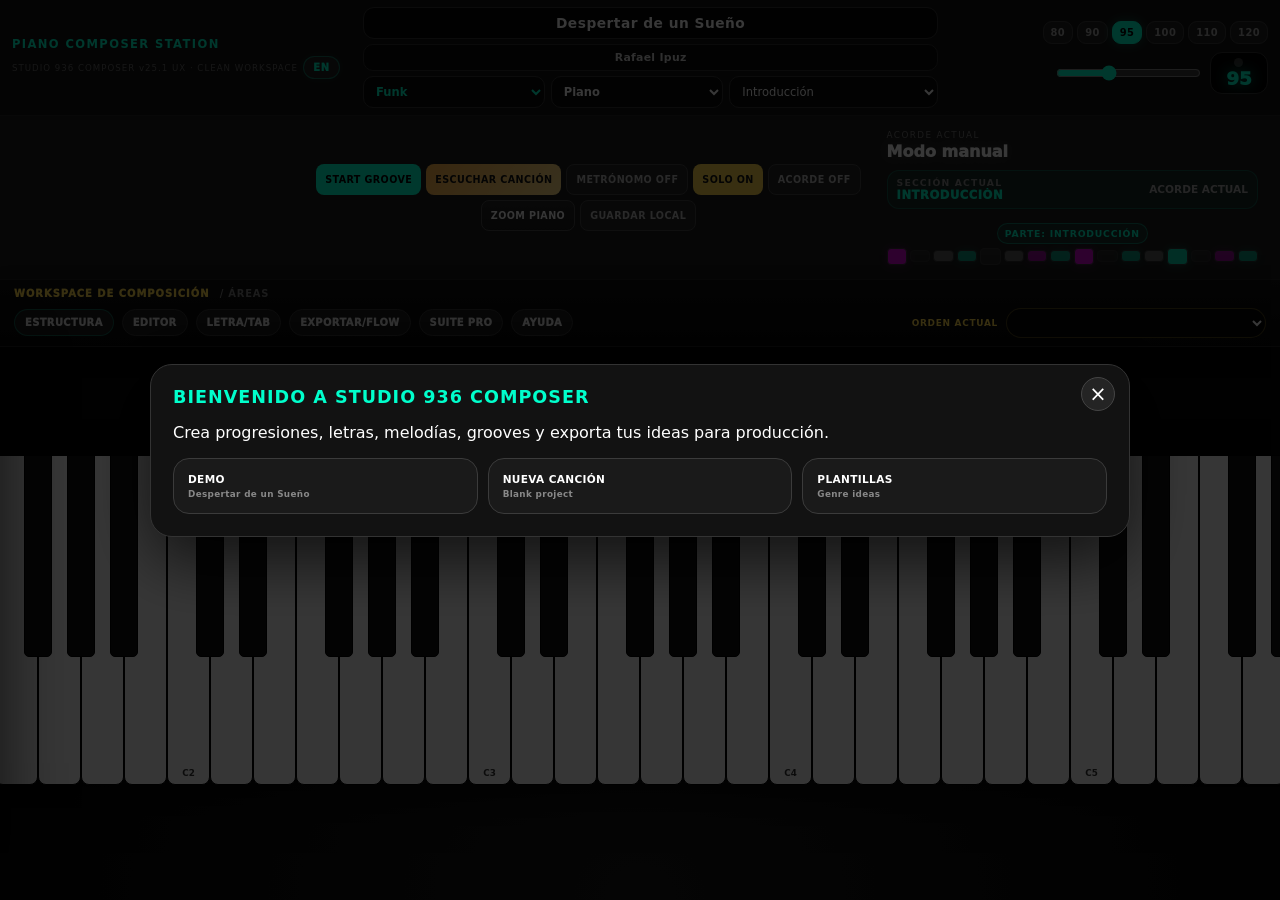
<file: docs/studio936_composer_ Modular.html>
<!DOCTYPE html>
<html lang="es">
<head>
<meta charset="UTF-8" />
<meta name="viewport" content="width=device-width, initial-scale=1.0, maximum-scale=1.0, user-scalable=no" />
<title>Studio 936 Composer v25 Song Structure Builder</title>
<style>
    :root{
        --bg:#050505;
        --surface:#121212;
        --panel:#1b1b1b;
        --panel2:#242424;
        --accent:#00ffcc;
        --accent2:#8affff;
        --accent-glow:rgba(0,255,204,.55);
        --bass:#ff00ff;
        --solo:#ffd84d;
        --danger:#ff3e3e;
        --warn:#ffb347;
        --muted:#8b8b8b;
        --white:#f7f7f7;
        --black:#111;
        --line:#333;
    }
    *{box-sizing:border-box;-webkit-tap-highlight-color:transparent}
    body{
        margin:0;
        height:100vh;
        overflow:hidden;
        background:var(--bg);
        color:white;
        font-family:Inter,system-ui,-apple-system,BlinkMacSystemFont,"Segoe UI",sans-serif;
        display:flex;
        flex-direction:column;
    }
    header{
        background:var(--surface);
        border-bottom:1px solid #252525;
        padding:12px 18px;
        display:grid;
        grid-template-columns:1fr 1.25fr 1fr;
        gap:16px;
        align-items:center;
    }
    .brand h1{
        margin:0;
        font-size:.82rem;
        letter-spacing:2px;
        color:var(--accent);
        text-transform:uppercase;
    }
    .brand small{color:#666;font-size:.62rem;letter-spacing:1px}
    .lang-btn{margin-top:8px;background:#202020;color:var(--accent);border:1px solid rgba(0,255,204,.35);border-radius:999px;padding:7px 11px;font-size:.68rem;font-weight:950;letter-spacing:.8px;cursor:pointer;text-transform:uppercase;box-shadow:0 0 10px rgba(0,255,204,.08)}
    .lang-btn:hover{background:rgba(0,255,204,.1)}
    .song-center{
        display:flex;
        flex-direction:column;
        gap:7px;
        align-items:center;
        justify-content:center;
    }
    .song-title-input{
        width:100%;
        max-width:680px;
        text-align:center;
        background:#050505;
        color:white;
        border:1px solid #333;
        border-radius:14px;
        padding:10px 14px;
        font-weight:800;
        font-size:1rem;
        letter-spacing:.5px;
        outline:none;
    }
    .song-title-input:focus{border-color:var(--accent);box-shadow:0 0 16px rgba(0,255,204,.15)}
    .author-input{
        width:100%;
        max-width:680px;
        text-align:center;
        background:#070707;
        color:#d8d8d8;
        border:1px solid #2f2f2f;
        border-radius:12px;
        padding:8px 12px;
        font-weight:750;
        font-size:.78rem;
        letter-spacing:.3px;
        outline:none;
    }
    .author-input:focus{border-color:var(--solo);box-shadow:0 0 16px rgba(255,216,77,.12)}
    .song-row{display:grid;grid-template-columns:1fr .95fr 1.15fr;gap:8px;width:100%;max-width:680px}
    .song-row .select{min-width:0;white-space:nowrap;overflow:hidden;text-overflow:ellipsis}
    .instrument-select{font-weight:850;color:var(--solo)}
    select,input,textarea,button{font-family:inherit}
    .select,.input,.textarea{
        background:#090909;
        color:white;
        border:1px solid #343434;
        border-radius:10px;
        padding:9px 10px;
        outline:none;
        min-height:38px;
    }
    .select:focus,.input:focus,.textarea:focus{border-color:var(--accent)}
    .style-select{flex:1;font-weight:800;color:var(--accent)}
    .section-select{flex:1}
    .tempo-zone{
        display:flex;
        flex-direction:column;
        gap:8px;
        align-items:flex-end;
    }
    .bpm-presets{display:flex;gap:5px;flex-wrap:wrap;justify-content:flex-end}
    .preset-btn,.mini-btn,.btn{
        border:none;
        border-radius:9px;
        cursor:pointer;
        font-weight:900;
        text-transform:uppercase;
        letter-spacing:.4px;
        transition:.12s ease;
    }
    .preset-btn{
        background:#202020;
        color:#aaa;
        border:1px solid #3c3c3c;
        padding:6px 9px;
        font-size:.72rem;
    }
    .preset-btn.active{color:#000;background:var(--accent);border-color:var(--accent);box-shadow:0 0 12px rgba(0,255,204,.28)}
    .bpm-line{display:flex;align-items:center;gap:10px;width:100%;justify-content:flex-end}
    .tempo-box{
        min-width:74px;
        background:#000;
        border:1px solid #333;
        border-radius:12px;
        padding:6px 10px;
        text-align:center;
    }
    #bpmDisplay{font-size:1.7rem;font-weight:950;line-height:1;color:var(--accent);text-shadow:0 0 14px var(--accent-glow)}
    .metronome-dot{width:9px;height:9px;border-radius:50%;background:#333;margin:0 auto 3px}
    .dot-active{background:var(--accent);box-shadow:0 0 12px var(--accent)}
    #bpmSlider{width:145px;accent-color:var(--accent)}

    .status-bar{
        min-height:72px;
        display:grid;
        grid-template-columns:1fr 1.4fr 1fr;
        gap:10px;
        align-items:center;
        background:var(--panel);
        border-bottom:1px solid #252525;
        padding:10px 18px;
    }
    .now-box{display:flex;flex-direction:column;gap:4px}
    .label-small{font-size:.62rem;color:#777;text-transform:uppercase;letter-spacing:1.4px}
    #chordLabel{font-size:1.55rem;font-weight:950;color:white;text-shadow:0 0 15px rgba(255,255,255,.2)}
    .current-part-pill{margin:8px auto 0;padding:6px 10px;border-radius:999px;border:1px solid rgba(0,255,204,.35);background:rgba(0,255,204,.09);color:var(--accent);font-size:.74rem;font-weight:900;letter-spacing:.8px;text-transform:uppercase;max-width:max-content}
    .current-part-pill.fullsong{border-color:rgba(255,216,77,.5);background:rgba(255,216,77,.12);color:var(--solo);box-shadow:0 0 14px rgba(255,216,77,.12)}
    #sectionLabel{font-size:.82rem;color:var(--accent);font-weight:800;text-transform:uppercase}
    .transport{display:flex;gap:9px;justify-content:center;align-items:center;flex-wrap:wrap}
    .btn{padding:11px 15px;font-size:.72rem;min-height:42px}
    .btn-play{background:var(--accent);color:#000;min-width:130px}
    .btn-stop{background:var(--danger);color:white;min-width:130px}
    .btn-dark{background:#252525;color:#bdbdbd;border:1px solid #444}
    .btn-dark.active{color:var(--accent);border-color:var(--accent);background:rgba(0,255,204,.08)}
    .btn-warn{background:var(--warn);color:#111}
    .btn-solo{background:var(--solo);color:#111}
    .step-grid{display:grid;grid-template-columns:repeat(16,1fr);gap:4px;align-items:center}
    .step{
        height:20px;
        border-radius:6px;
        background:#2b2b2b;
        border:1px solid #3a3a3a;
        opacity:.55;
    }
    .step.beat{height:27px;opacity:.8}
    .step.active{outline:2px solid white;opacity:1;transform:scale(1.02)}
    .step.chord{background:var(--accent);box-shadow:0 0 9px rgba(0,255,204,.25)}
    .step.bass{background:var(--bass);box-shadow:0 0 9px rgba(255,0,255,.25)}
    .step.ghost{background:#909090}
    .step.solo{background:var(--solo);box-shadow:0 0 9px rgba(255,216,77,.25)}

    .main{
        flex:1;
        min-height:0;
        display:grid;
        grid-template-rows:minmax(230px,1fr) auto;
        background:radial-gradient(circle at center bottom,#161616,#050505 68%);
    }
    #pianoContainer{
        display:flex;
        justify-content:center;
        align-items:flex-end;
        padding:20px 12px 22px;
        overflow:hidden;
    }
    .keyboard{display:flex;position:relative;height:220px;filter:drop-shadow(0 16px 22px rgba(0,0,0,.55));touch-action:none;user-select:none;-webkit-user-select:none;-ms-user-select:none;-webkit-touch-callout:none}
    .key{
        width:36px;height:100%;border:1px solid #000;border-radius:0 0 8px 8px;position:relative;transition:.045s ease-out;
        display:flex;align-items:flex-end;justify-content:center;padding-bottom:6px;font-size:.55rem;font-weight:800;color:#333;
        user-select:none;
        touch-action:none;
    }
    .key.white{background:var(--white)}
    .key.black{background:var(--black);width:24px;height:61%;margin-left:-12px;margin-right:-12px;z-index:3;border-radius:0 0 5px 5px;color:#999;padding-bottom:4px}
    .key.active-chord{background:var(--accent)!important;transform:translateY(5px);box-shadow:0 10px 20px var(--accent-glow);color:#000}
    .key.active-bass{background:var(--bass)!important;transform:translateY(8px);box-shadow:0 10px 20px rgba(255,0,255,.4);color:#000}
    .key.active-solo{background:var(--solo)!important;transform:translateY(10px);box-shadow:0 10px 20px rgba(255,216,77,.44);color:#000}
    .key.held-chord{background:linear-gradient(180deg,var(--solo),var(--accent))!important;color:#000;box-shadow:0 0 18px rgba(255,216,77,.42);transform:translateY(7px)}

    .editor{
        background:var(--surface);
        border-top:1px solid #292929;
        padding:14px 18px;
        display:grid;
        grid-template-columns:1.2fr 1fr .9fr;
        gap:14px;
        max-height:320px;
        overflow:auto;
    }
    .card{
        background:linear-gradient(180deg,#1d1d1d,#131313);
        border:1px solid #2f2f2f;
        border-radius:16px;
        padding:13px;
        box-shadow:0 10px 22px rgba(0,0,0,.25);
    }
    .card h3{margin:0 0 10px;font-size:.78rem;letter-spacing:1.4px;text-transform:uppercase;color:var(--accent)}
    .form-grid{display:grid;grid-template-columns:1fr 1fr;gap:8px}
    .full{grid-column:1/-1}
    .field label{display:block;color:#888;font-size:.62rem;text-transform:uppercase;letter-spacing:.9px;margin:0 0 4px;font-weight:800}
    .input,.select,.textarea{width:100%;font-size:.82rem}
    .textarea{min-height:72px;resize:vertical;line-height:1.35}
    .button-row{display:flex;gap:7px;flex-wrap:wrap;margin-top:10px}
    .mini-btn{padding:8px 10px;font-size:.64rem;background:#292929;color:#ddd;border:1px solid #444}
    .mini-btn.primary{background:var(--accent);color:#000;border-color:var(--accent)}
    .mini-btn.danger{background:#321c1c;color:#ffb2b2;border-color:#693333}
    .mini-btn.solo{background:var(--solo);color:#111;border-color:var(--solo)}
    .mini-btn.warn{background:var(--warn);color:#111;border-color:var(--warn)}
    .hint{color:#777;font-size:.68rem;line-height:1.35;margin-top:8px}
    .section-list{display:flex;flex-direction:column;gap:6px;max-height:185px;overflow:auto;padding-right:4px}
    .chord-row{
        display:grid;grid-template-columns:36px 1fr 55px;gap:7px;align-items:center;
        background:#0d0d0d;border:1px solid #2b2b2b;border-radius:10px;padding:7px;cursor:pointer;
    }
    .chord-row.active{border-color:var(--accent);box-shadow:0 0 0 1px rgba(0,255,204,.25)}
    .index-pill{background:#2d2d2d;border-radius:8px;text-align:center;padding:5px 0;color:#aaa;font-weight:900;font-size:.72rem}
    .row-title{font-weight:900;font-size:.78rem;color:white}.row-sub{font-size:.62rem;color:#888;margin-top:2px}.bars-pill{text-align:center;color:var(--accent);font-weight:900;font-size:.7rem}
    .export-grid{display:grid;grid-template-columns:1fr 1fr;gap:7px}.export-grid .mini-btn{width:100%}
    .hidden-file{display:none}

    .btn-all{background:linear-gradient(135deg,var(--warn),#ffe08a);color:#111;min-width:170px}
    .btn-all.active{box-shadow:0 0 18px rgba(255,179,71,.35);transform:translateY(-1px)}
    .mini-btn.fullspan{grid-column:1/-1}
    .modal-backdrop{
        position:fixed;inset:0;background:rgba(0,0,0,.78);display:none;align-items:center;justify-content:center;z-index:50;padding:18px;
        backdrop-filter:blur(6px);
    }
    .modal{
        width:min(1120px,96vw);max-height:88vh;overflow:auto;background:linear-gradient(180deg,#202020,#111);border:1px solid #3b3b3b;border-radius:22px;
        box-shadow:0 30px 90px rgba(0,0,0,.7);padding:18px;
    }
    .modal-head{display:flex;justify-content:space-between;align-items:center;gap:12px;margin-bottom:14px;border-bottom:1px solid #333;padding-bottom:12px}
    .modal-head h2{margin:0;color:var(--accent);font-size:1rem;letter-spacing:1.5px;text-transform:uppercase}
    .lyrics-grid{display:grid;grid-template-columns:repeat(2,minmax(0,1fr));gap:12px}
    .lyric-box{background:#0d0d0d;border:1px solid #303030;border-radius:14px;padding:10px}
    .lyric-box label{display:block;color:var(--accent);font-size:.7rem;text-transform:uppercase;letter-spacing:1px;font-weight:900;margin-bottom:6px}
    .lyric-box textarea{min-height:120px;width:100%;background:#050505;color:white;border:1px solid #303030;border-radius:11px;padding:10px;resize:vertical;line-height:1.42}
    .arrangement-note{color:#9b9b9b;font-size:.72rem;line-height:1.45;margin:6px 0 0}

    .editor-section-badge{display:inline-block;margin:-4px 0 10px;padding:5px 9px;border:1px solid rgba(0,255,204,.28);border-radius:999px;background:rgba(0,255,204,.07);color:var(--accent2);font-size:.66rem;font-weight:900;text-transform:uppercase;letter-spacing:.7px}
    .note-map-box{margin-top:10px;background:#080808;border:1px solid #303030;border-radius:13px;padding:10px;max-height:118px;overflow:auto}
    .map-line{display:flex;gap:6px;align-items:flex-start;flex-wrap:wrap;margin:5px 0;color:#bbb;font-size:.68rem;line-height:1.35}
    .map-chip{display:inline-flex;align-items:center;gap:4px;background:#202020;border:1px solid #3a3a3a;border-radius:999px;padding:4px 7px;font-size:.64rem;font-weight:900;color:#ddd}
    .map-chip.accent{border-color:rgba(0,255,204,.45);color:var(--accent);background:rgba(0,255,204,.08)}
    .map-chip.bass{border-color:rgba(255,0,255,.45);color:#ff99ff;background:rgba(255,0,255,.08)}
    .lyrics-song-map{background:#080808;border:1px solid #303030;border-radius:16px;padding:12px;margin-bottom:14px;max-height:210px;overflow:auto}
    .lyrics-song-map h3{margin:0 0 8px;color:var(--solo);font-size:.8rem;letter-spacing:1px;text-transform:uppercase}
    .lyric-section-map{font-size:.68rem;color:#aaa;background:#050505;border:1px solid #292929;border-radius:10px;padding:7px;margin:7px 0 8px;line-height:1.35}
    .help-body{display:grid;grid-template-columns:repeat(2,minmax(0,1fr));gap:12px}
    .help-block{background:#0d0d0d;border:1px solid #303030;border-radius:14px;padding:13px;color:#cfcfcf;font-size:.78rem;line-height:1.5}
    .help-block h3{margin:0 0 8px;color:var(--accent);font-size:.82rem;text-transform:uppercase;letter-spacing:1px}
    .help-block h4{margin:10px 0 5px;color:var(--solo);font-size:.74rem;text-transform:uppercase;letter-spacing:.8px}
    .help-block b{color:white}
    .help-block ul,.help-block ol{margin:7px 0 0 18px;padding:0}
    .help-block li{margin:4px 0}
    .help-block code{background:#050505;border:1px solid #2c2c2c;border-radius:6px;padding:1px 5px;color:var(--accent2);font-weight:800}
    .help-block.wide{grid-column:1/-1}
    .help-flow{display:grid;grid-template-columns:repeat(4,minmax(0,1fr));gap:8px;margin-top:9px}
    .help-step{background:#060606;border:1px solid #292929;border-radius:12px;padding:10px}
    .help-step strong{display:block;color:var(--solo);font-size:.72rem;text-transform:uppercase;letter-spacing:.8px;margin-bottom:4px}
    .help-table{width:100%;border-collapse:collapse;margin-top:8px;font-size:.72rem}
    .help-table th,.help-table td{border:1px solid #292929;padding:6px 7px;text-align:left;vertical-align:top}
    .help-table th{color:var(--accent);background:#070707;text-transform:uppercase;font-size:.66rem;letter-spacing:.7px}
    .help-note{margin-top:8px;background:rgba(255,216,77,.08);border:1px solid rgba(255,216,77,.25);border-radius:10px;padding:8px;color:#e9dcaa}
    @media(max-width:760px){.help-body{grid-template-columns:1fr}.help-flow{grid-template-columns:1fr}.song-row{grid-template-columns:1fr}.song-row .select{width:100%}}

    @media(max-width:760px){.lyrics-grid{grid-template-columns:1fr}.btn-all{min-width:140px}}

    @media(max-width:1050px){
        body{overflow:auto;height:auto;min-height:100vh}
        header,.status-bar,.editor{grid-template-columns:1fr}
        .song-row{grid-template-columns:1fr 1fr 1fr;max-width:100%}
        .tempo-zone{align-items:center}.bpm-line,.bpm-presets{justify-content:center}
        .main{grid-template-rows:auto auto}.keyboard{transform:scale(.82);transform-origin:center bottom}.editor{max-height:none}.status-bar{gap:14px}
    }

    .prod-panel{margin-top:12px;padding:10px;border:1px solid #303030;border-radius:14px;background:#141414}
    .prod-panel h4{margin:0 0 8px 0;color:var(--accent);font-size:.78rem;text-transform:uppercase;letter-spacing:1px}
    .prod-grid{display:grid;grid-template-columns:1fr 1fr;gap:7px;align-items:center}
    .prod-grid .select,.prod-grid .input{width:100%;font-size:.72rem;padding:9px 8px;border-radius:9px;background:#080808;color:white;border:1px solid #3a3a3a}
    .prod-grid .input{color:var(--accent)}
    .prod-grid label{font-size:.62rem;color:#888;text-transform:uppercase;font-weight:800;letter-spacing:.7px;margin-bottom:4px;display:block}
    .prod-grid .wide{grid-column:1 / -1}
    #fretboardContainer{display:none;flex-grow:1;justify-content:center;align-items:center;padding:12px 12px 2vh;background:radial-gradient(circle at center,#101010,#050505);overflow:auto;touch-action:none;user-select:none;-webkit-user-select:none}
    .fretboard-wrap{min-width:760px;max-width:1120px;width:96%;padding:16px;border-radius:20px;background:linear-gradient(180deg,#17110c,#0b0907);border:1px solid #33261a;box-shadow:0 20px 60px rgba(0,0,0,.35)}
    .fretboard-head{display:flex;justify-content:space-between;align-items:center;margin-bottom:10px;color:#b8b8b8;font-size:.72rem;letter-spacing:.6px;text-transform:uppercase}
    .fretboard{display:grid;grid-template-rows:repeat(6,34px);gap:0;border-left:8px solid #ece2c8;border-right:1px solid #55402e;background:linear-gradient(90deg,rgba(255,255,255,.03),rgba(255,255,255,0));position:relative}
    .fret-row{display:grid;grid-template-columns:56px repeat(13,1fr);height:34px}
    .string-label{display:flex;align-items:center;justify-content:center;color:#c9b18e;font-size:.7rem;font-weight:900;background:#0a0908;border-right:1px solid #4b3928;border-bottom:1px solid rgba(255,255,255,.06)}
    .fret-cell{position:relative;display:flex;align-items:center;justify-content:center;border-right:2px solid #66503c;border-bottom:1px solid rgba(255,255,255,.07);color:#b8b8b8;font-size:.62rem;cursor:pointer;min-width:42px;touch-action:none}
    .fret-cell:before{content:'';position:absolute;left:0;right:0;top:50%;height:2px;background:rgba(225,225,225,.48);transform:translateY(-50%);box-shadow:0 1px 1px rgba(0,0,0,.7)}
    .fret-cell span{position:relative;z-index:2;background:rgba(0,0,0,.45);padding:2px 5px;border-radius:999px;opacity:.55}
    .fret-cell.map-chord span{background:rgba(0,255,204,.12);color:var(--accent);opacity:1;border:1px solid rgba(0,255,204,.25)}
    .fret-cell.map-bass span{background:rgba(255,0,255,.14);color:var(--bass);opacity:1;border:1px solid rgba(255,0,255,.25)}
    .fret-cell.active-chord span{background:var(--accent);color:#00110e;opacity:1;box-shadow:0 0 16px var(--accent-glow)}
    .fret-cell.active-bass span{background:var(--bass);color:white;opacity:1;box-shadow:0 0 16px rgba(255,0,255,.45)}
    .fret-cell.active-solo span{background:var(--solo);color:#1b1300;opacity:1;box-shadow:0 0 16px rgba(255,216,77,.45)}
    .fret-markers{display:grid;grid-template-columns:56px repeat(13,1fr);font-size:.62rem;color:#777;margin-bottom:4px}.fret-markers span{text-align:center}.fret-dot{color:var(--accent);font-weight:900}
    @media(max-width:900px){.prod-grid{grid-template-columns:1fr}.fretboard-wrap{min-width:640px}.fret-row{grid-template-columns:46px repeat(13,1fr)}.fret-markers{grid-template-columns:46px repeat(13,1fr)}.fret-cell{min-width:36px}}

/* Studio 936 Composer v18 Pro Suite */
.v18-suite{background:#0b0b0b;border-bottom:1px solid #252525;padding:10px 18px;display:grid;grid-template-columns:150px 1fr auto;gap:12px;align-items:center;box-shadow:0 8px 22px rgba(0,0,0,.25);z-index:2}
.v18-suite-title{font-size:.72rem;font-weight:950;color:var(--solo);letter-spacing:1.4px;text-transform:uppercase;white-space:nowrap}.v18-suite-buttons{display:flex;gap:6px;flex-wrap:wrap}.v18-pill,.v18-mini,.v18-btn,.v18-card{font-family:inherit;border:1px solid #3b3b3b;background:#202020;color:#d8d8d8;border-radius:999px;padding:7px 10px;font-size:.66rem;font-weight:900;text-transform:uppercase;letter-spacing:.35px;cursor:pointer}.v18-pill:hover,.v18-mini:hover,.v18-btn:hover,.v18-card:hover{border-color:var(--accent);color:var(--accent);background:rgba(0,255,204,.08)}.v18-detect{display:flex;align-items:center;gap:6px;justify-content:flex-end;min-width:280px}.v18-detect span{font-size:.68rem;color:#bdbdbd;border:1px solid #2e2e2e;border-radius:999px;padding:7px 10px;background:#050505;max-width:260px;overflow:hidden;text-overflow:ellipsis;white-space:nowrap}.v18-mini{border-radius:9px;padding:7px 9px}.v18-mini.danger{border-color:rgba(255,62,62,.55);color:#ff8a8a}.v18-btn{border-radius:10px;padding:10px 14px;font-size:.72rem}.v18-btn.primary{background:var(--accent);border-color:var(--accent);color:#000}.v18-modal{display:none;position:fixed;inset:0;background:rgba(0,0,0,.78);z-index:9999;align-items:center;justify-content:center;padding:18px}.v18-modal-card{position:relative;background:#121212;border:1px solid #333;border-radius:22px;box-shadow:0 22px 70px rgba(0,0,0,.7);width:min(980px,96vw);max-height:88vh;overflow:auto;padding:22px;color:white}.v18-x{position:absolute;right:14px;top:12px;background:#242424;color:white;border:1px solid #444;border-radius:50%;width:34px;height:34px;font-size:1.3rem;cursor:pointer}.v18-modal-card h2{margin:0 44px 16px 0;color:var(--accent);font-size:1.1rem;letter-spacing:1px;text-transform:uppercase}.v18-modal-card h3{color:var(--solo);margin:18px 0 8px}.v18-actions{display:flex;gap:8px;flex-wrap:wrap;margin:12px 0}.v18-card-grid{display:grid;grid-template-columns:repeat(auto-fit,minmax(155px,1fr));gap:10px;margin-top:12px}.v18-card{border-radius:16px;display:flex;flex-direction:column;align-items:flex-start;gap:4px;text-align:left;padding:14px;background:#1a1a1a}.v18-card b{color:white}.v18-card small{color:#888;text-transform:none}.v18-form{display:grid;grid-template-columns:150px 1fr;gap:10px;align-items:center;margin:10px 0}.v18-form input,.v18-form select,.v18-textarea{background:#070707;color:white;border:1px solid #3a3a3a;border-radius:10px;padding:10px;min-height:40px}.v18-textarea{width:100%;height:120px}.v18-notechips{display:flex;flex-wrap:wrap;gap:8px;margin:12px 0}.v18-notechips span{background:rgba(0,255,204,.12);color:var(--accent);border:1px solid rgba(0,255,204,.25);padding:8px 11px;border-radius:999px;font-weight:900}.v18-muted{color:#aaa;font-size:.86rem}.v18-list{display:flex;flex-direction:column;gap:8px}.v18-list-row{display:grid;grid-template-columns:1fr auto;gap:10px;align-items:center;background:#1a1a1a;border:1px solid #303030;border-radius:14px;padding:12px}.v18-list-row small{display:block;color:#888;margin-top:4px}.v18-mixer{display:grid;grid-template-columns:120px 1fr;gap:12px;align-items:center}.v18-lead-sheet{background:#f7f2e8;color:#161616;border-radius:16px;padding:22px;font-family:Georgia,serif}.v18-lead-sheet h1{margin:0;color:#111;font-size:2rem}.v18-lead-sheet h2{margin:4px 0 12px;color:#555;font-size:1rem}.v18-lead-sheet h3{color:#111;border-bottom:1px solid #d4c8b6;padding-bottom:4px}.v18-chordline{display:flex;flex-wrap:wrap;gap:8px;margin:8px 0}.v18-chordline span{font-family:monospace;background:#111;color:#fff;border-radius:7px;padding:5px 8px}.v18-lead-sheet pre{white-space:pre-wrap;font-family:inherit;line-height:1.45}.v18-practice{text-align:center;padding:22px}.v18-practice .big-section{font-size:1rem;color:var(--solo);text-transform:uppercase;font-weight:950;letter-spacing:2px}.v18-practice .big-chord{font-size:clamp(3rem,10vw,8rem);font-weight:950;color:var(--accent);text-shadow:0 0 25px rgba(0,255,204,.35);margin:20px 0}.v18-practice .big-next{font-size:1.2rem;color:#bbb}@media(max-width:900px){.v18-suite{grid-template-columns:1fr}.v18-detect{justify-content:flex-start;min-width:0}.v18-form{grid-template-columns:1fr}.v18-list-row{grid-template-columns:1fr}.v18-suite-buttons{max-height:92px;overflow:auto}.editor{max-height:280px}}
@media print{body>*:not(#v18Modal){display:none!important}.v18-modal{display:block!important;position:static;background:white;padding:0}.v18-modal-card{box-shadow:none;border:none;width:auto;max-height:none;overflow:visible}.v18-x,.v18-actions{display:none!important}.v18-lead-sheet{background:white;color:black}}


/* Studio 936 Composer v19 UX refinements */
:root{--v19-safe-top:12px}
.status-bar{min-height:58px;padding:8px 16px;grid-template-columns:.9fr 1.2fr 1fr}
.transport{gap:6px}.btn{padding:8px 11px;min-height:34px;font-size:.67rem}.btn-play,.btn-stop{min-width:112px}.btn-all{min-width:142px}.current-part-pill{margin-top:5px;padding:5px 9px}.step{height:16px}.step.beat{height:22px}
.main{grid-template-rows:minmax(285px,1fr) auto}.keyboard{height:235px}.editor{max-height:300px}
#v18Suite{position:fixed;left:12px;top:150px;bottom:18px;width:min(390px,88vw);display:flex;flex-direction:column;align-items:stretch;gap:12px;padding:14px;border:1px solid rgba(0,255,204,.22);border-radius:18px;background:linear-gradient(180deg,rgba(16,16,16,.98),rgba(5,5,5,.96));box-shadow:0 18px 70px rgba(0,0,0,.72);z-index:45;transform:translateX(calc(-100% - 18px));transition:transform .18s ease;border-bottom:1px solid rgba(0,255,204,.22);overflow:auto;backdrop-filter:blur(9px)}
#v18Suite.v19-open{transform:translateX(0)}
#v18Suite .v18-suite-title{font-size:.78rem;margin-bottom:2px;color:var(--solo)}
#v18Suite .v18-suite-buttons{display:grid;grid-template-columns:1fr 1fr;gap:7px;max-height:none;overflow:visible}
#v18Suite .v18-pill{border-radius:11px;padding:9px 9px;text-align:left;white-space:normal}
#v18Suite .v18-detect{min-width:0;display:grid;grid-template-columns:1fr;gap:8px}.v18-detect span{max-width:none;width:100%}
#v19ToolsToggle{position:fixed;left:12px;top:150px;z-index:46;writing-mode:vertical-rl;transform:rotate(180deg);background:linear-gradient(180deg,var(--accent),#08d8b2);color:#00110e;border:0;border-radius:0 14px 14px 0;padding:13px 8px;font-weight:950;letter-spacing:1px;text-transform:uppercase;box-shadow:0 14px 42px rgba(0,0,0,.55);cursor:pointer}
#v19ToolsToggle.open{left:min(402px,calc(88vw + 12px));background:var(--solo)}
.v19-tool-quick{display:flex;gap:6px;align-items:center;flex-wrap:wrap;justify-content:center;margin-top:4px}.v19-tool-quick button{padding:7px 9px;border-radius:10px;border:1px solid #3b3b3b;background:#202020;color:#d8d8d8;font-size:.63rem;font-weight:900;text-transform:uppercase;cursor:pointer}.v19-tool-quick button:hover{border-color:var(--accent);color:var(--accent)}
.v19-flow-panel{margin-top:10px;border-top:1px solid #303030;padding-top:10px}.v19-flow-panel .v19-status{font-size:.68rem;color:#b8b8b8;line-height:1.35;margin-top:7px}.v19-flow-panel .v19-status.good{color:var(--accent)}.v19-flow-panel .v19-status.warn{color:var(--solo)}
.v19-output-select{width:100%;background:#080808;color:white;border:1px solid #3a3a3a;border-radius:9px;padding:9px 8px;font-size:.72rem;margin-top:6px}
@media(max-width:1050px){header{grid-template-columns:1fr;gap:9px;padding:9px 12px}.status-bar{grid-template-columns:1fr;gap:8px}.transport{justify-content:flex-start}.main{grid-template-rows:minmax(305px,1fr) auto}.keyboard{transform:scale(.92);height:220px}.editor{grid-template-columns:1fr;max-height:none}#v19ToolsToggle{top:116px}#v18Suite{top:116px}}
@media(max-width:760px){.transport{display:grid;grid-template-columns:repeat(3,minmax(0,1fr));gap:6px}.btn{min-width:0;width:100%;font-size:.6rem;padding:8px 6px}.btn-all{min-width:0}.song-title-input{font-size:.88rem}.author-input{font-size:.72rem}#pianoContainer{padding:10px 4px 12px;overflow:auto;justify-content:flex-start}.keyboard{transform:none;height:205px}.key{width:32px}.key.black{width:20px;margin-left:-10px;margin-right:-10px}.editor{padding:10px}.card{padding:10px}#v18Suite{width:min(340px,90vw)}#v19ToolsToggle.open{left:min(352px,calc(90vw + 12px))}}


/* v25 Song Structure Builder */
.structure-card{border:1px solid rgba(0,255,204,.22);background:linear-gradient(180deg,rgba(0,255,204,.06),rgba(255,255,255,.025));}
.structure-card h3{display:flex;align-items:center;justify-content:space-between;gap:10px}.structure-badge{font-size:.62rem;color:#00110e;background:var(--accent);padding:4px 8px;border-radius:999px;font-weight:950;letter-spacing:.5px}.structure-toolbar{display:grid;grid-template-columns:1.2fr repeat(5,auto);gap:7px;align-items:center;margin:8px 0 10px}.structure-toolbar .mini-btn{white-space:nowrap}.arrangement-list{display:grid;grid-template-columns:repeat(auto-fit,minmax(138px,1fr));gap:8px;margin-top:8px}.arrange-part{border:1px solid #343434;background:#151515;border-radius:12px;padding:9px;cursor:pointer;min-height:70px;position:relative}.arrange-part.active{border-color:var(--accent);box-shadow:0 0 0 1px rgba(0,255,204,.22),0 0 18px rgba(0,255,204,.12)}.arrange-num{position:absolute;right:8px;top:7px;font-size:.58rem;color:#777;font-weight:900}.arrange-label{font-weight:950;font-size:.78rem;color:#fff;max-width:110px;white-space:nowrap;overflow:hidden;text-overflow:ellipsis}.arrange-src{margin-top:5px;color:var(--accent);font-size:.66rem;text-transform:uppercase;font-weight:850;letter-spacing:.5px}.arrange-meta{margin-top:6px;color:#8e8e8e;font-size:.62rem}.structure-help{color:#a9a9a9;font-size:.68rem;line-height:1.38;margin-top:8px}.structure-help b{color:white}@media(max-width:760px){.structure-toolbar{grid-template-columns:1fr 1fr 1fr}.structure-toolbar .select{grid-column:1/-1}.arrangement-list{grid-template-columns:repeat(2,minmax(0,1fr))}.arrange-label{max-width:100%}}

</style>
</head>
<body>
<header>
    <div class="brand">
        <h1>Piano Composer Station</h1>
        <small>v25 · Song Structure Builder · iPad · MIDI · Flow 8</small>
    </div>
    <div class="song-center">
        <input id="songTitle" class="song-title-input" value="Despertar de un Sueño" aria-label="Nombre de la canción" />
        <input id="songAuthor" class="author-input" value="Rafael Ipuz" aria-label="Autor de la canción" placeholder="Autor / Compositor" />
        <div class="song-row">
            <select id="styleSelect" class="select style-select" title="Tipo de música">
                <option value="funk">Funk</option>
                <option value="rock">Rock</option>
                <option value="ballad">Balada</option>
                <option value="bossa">Bossa Nova</option>
                <option value="jazz">Jazz</option>
                <option value="blues">Blues</option>
                <option value="pop">Pop</option>
                <option value="bolero">Bolero</option>
                <option value="salsa">Salsa</option>
                <option value="cumbia">Cumbia</option>
                <option value="reggae">Reggae</option>
            </select>
            <select id="instrumentSelect" class="select instrument-select" title="Instrumento guía">
                <option value="piano">Piano</option>
                <option value="epiano">Piano eléctrico</option>
                <option value="guitar">Guitarra</option>
                <option value="ukulele">Ukelele</option>
                <option value="organ">Órgano</option>
                <option value="sax">Saxo guía</option>
                <option value="synth">Synth</option>
            </select>
            <select id="sectionSelect" class="select section-select" title="Sección de la canción">
                <option value="intro">Introducción</option>
                <option value="verse">Verso</option>
                <option value="verse1">Verso 1</option>
                <option value="verse2">Verso 2</option>
                <option value="verse3">Verso 3</option>
                <option value="verse4">Verso 4</option>
                <option value="prechorus">Pre-coro</option>
                <option value="chorus">Coro</option>
                <option value="bridge">Puente</option>
                <option value="interlude">Interludio</option>
                <option value="solo">Solo</option>
                <option value="outro">Outro</option>
            </select>
        </div>
    </div>
    <div class="tempo-zone">
        <div class="bpm-presets">
            <button class="preset-btn" onclick="setBPM(80)">80</button>
            <button class="preset-btn" onclick="setBPM(90)">90</button>
            <button class="preset-btn active" onclick="setBPM(95)">95</button>
            <button class="preset-btn" onclick="setBPM(100)">100</button>
            <button class="preset-btn" onclick="setBPM(110)">110</button>
            <button class="preset-btn" onclick="setBPM(120)">120</button>
        </div>
        <div class="bpm-line">
            <input type="range" id="bpmSlider" min="60" max="160" value="95" />
            <div class="tempo-box"><div class="metronome-dot" id="metroDot"></div><div id="bpmDisplay">95</div></div>
        </div>
    </div>
</header>

<section class="status-bar">
    <div class="now-box">
        <div class="label-small">Sección actual</div>
        <div id="sectionLabel">Introducción</div>
        <div class="label-small" id="measureLabel">Compás 1 · Paso 1/16</div>
    </div>
    <div class="transport">
        <button id="playBtn" class="btn btn-play">Start Groove</button>
        <button id="playSongBtn" class="btn btn-all">Escuchar canción</button>
        <button id="metroBtn" class="btn btn-dark">Metrónomo OFF</button>
        <button id="soloBtn" class="btn btn-solo">Solo ON</button>
        <button id="chordHoldBtn" class="btn btn-dark" title="Activa un modo para armar acordes tocando varias teclas, útil en iPad.">Acorde OFF</button>
        <button id="saveBtn" class="btn btn-dark" title="Guarda en este navegador. Para respaldo externo usa Bajar JSON.">Guardar local</button>
    </div>
    <div class="now-box">
        <div class="label-small">Acorde actual</div>
        <div id="chordLabel">Modo manual</div>
        <div class="current-part-pill" id="currentPartTag">Parte: Introducción</div>
        <div class="step-grid" id="stepGrid"></div>
    </div>
</section>

<main class="main">
    <div id="pianoContainer"><div class="keyboard" id="piano"></div></div>
    <div id="fretboardContainer"><div class="fretboard-wrap"><div class="fretboard-head"><span id="fretboardTitle">Diapasón guitarra · vista de notas</span><span id="fretboardHint">Clic/toque para escuchar · 0-12 trastes</span></div><div class="fret-markers" id="fretMarkers"></div><div class="fretboard" id="fretboard"></div></div></div>
    <section class="editor">
        <div class="card">
            <h3>Editor de progresión</h3>
            <div id="editorSectionBadge" class="editor-section-badge">Mostrando: Introducción</div>
            <div class="form-grid">
                <div class="field full"><label>Acorde seleccionado</label><select id="chordSelect" class="select"></select></div>
                <div class="field"><label>Nombre</label><input id="chordName" class="input" placeholder="Cmaj7, Fm9..." /></div>
                <div class="field"><label>Bajo</label><input id="bassInput" class="input" placeholder="C2 / Do2" /></div>
                <div class="field full"><label>Notas del acorde</label><input id="chordNotes" class="input" placeholder="E3 A3 D4 F4" /></div>
                <div class="field"><label>Compases</label><input id="barsInput" class="input" type="number" min="1" max="16" value="1" /></div>
                <div class="field"><label>Volumen groove</label><input id="grooveVol" class="input" type="number" min="1" max="10" value="7" /></div>
            </div>
            <div class="button-row">
                <button class="mini-btn" id="previewBtn">Escuchar</button>
                <button class="mini-btn primary" id="applyBtn">Aplicar</button>
                <button class="mini-btn" id="addBtn">Agregar acorde</button>
                <button class="mini-btn" id="dupBtn">Duplicar</button>
                <button class="mini-btn danger" id="deleteBtn">Borrar</button>
            </div>
            <div class="hint">Notas: usa inglés o solfeo. Ejemplos: <b>C3 E3 G3 Bb3</b> o <b>Do3 Mi3 Sol3 Sib3</b>. Cada acorde puede durar 1, 2, 4 o más compases.</div>
            <div class="note-map-box">
                <div class="label-small">Mapa de notas de la sección seleccionada</div>
                <div id="sectionNoteMap"></div>
            </div>
        </div>

        <div class="card">
            <h3>Sección y melodía / solo</h3>
            <div class="section-list" id="sectionList"></div>
            <div class="button-row">
                <button class="mini-btn warn" id="resetSectionBtn">Reset sección</button>
                <button class="mini-btn" id="resetAllBtn">Reset total</button>
            </div>
            <hr style="border:0;border-top:1px solid #303030;margin:12px 0" />
            <div class="form-grid">
                <div class="field"><label>Tonalidad de esta sección</label><input id="soloKey" class="input" placeholder="C / Do" value="C" /></div>
                <div class="field"><label>Escala</label><select id="soloScale" class="select"><option value="minorPent">Pentatónica menor</option><option value="majorPent">Pentatónica mayor</option><option value="blues">Blues</option><option value="dorian">Dórica</option><option value="mixolydian">Mixolidia</option><option value="major">Mayor</option><option value="minor">Menor natural</option></select></div>
                <div class="field full"><label>Melodía / solo de esta sección</label><textarea id="soloPhrase" class="textarea" placeholder="C4:2 Eb4:2 F4:1 G4:1 R:2 Bb4:2 G4:2 F4:4"></textarea></div>
            </div>
            <div class="button-row">
                <button class="mini-btn solo" id="previewSoloBtn">Probar solo</button>
                <button class="mini-btn" id="generateSoloBtn">Sugerir frase</button>
                <button class="mini-btn primary" id="applySoloBtn">Guardar línea</button>
                <button class="mini-btn danger" id="clearSoloBtn">Limpiar línea</button>
            </div>
            <div class="hint">Cada sección tiene su propia melodía/solo. Formato: <b>C4:2</b> = nota C4 durante 2 semicorcheas. <b>R:2</b> = silencio. Sin número dura 2 semicorcheas.</div>
        </div>

        <div class="card">
            <h3>Guardar / compartir</h3>
            <div class="export-grid">
                <button class="mini-btn primary" id="txtBtn">Bajar TXT</button>
                <button class="mini-btn primary" id="jsonBtn">Bajar JSON</button>
                <button class="mini-btn primary" id="midiBtn">Exportar MIDI</button>
                <button class="mini-btn" id="copyBtn">Copiar</button>
                <button class="mini-btn" id="importBtn">Importar JSON</button>
                <button class="mini-btn solo" id="lyricsBtn">Letra / TAB</button>
                <button class="mini-btn warn" id="helpBtn">Ayuda</button>
                <button class="mini-btn" id="viewToggleBtn">Vista diapasón</button>
            </div>
            <div class="prod-panel">
                <h4 id="productionTitle">Producción / monitoreo</h4>
                <div class="prod-grid">
                    <div><label id="routingLabel">Ruteo audio</label><select id="routingSelect" class="select"><option value="normal">Normal estéreo</option><option value="split">Click L / Música R</option></select></div>
                    <div><label id="fretModeLabel">Diapasón</label><select id="fretModeSelect" class="select"><option value="guitar">Guitarra</option><option value="ukulele">Ukelele</option><option value="bass">Bajo</option></select></div>
                    <div><label id="tuningLabel">Afinación maestra</label><select id="tuningSelect" class="select"><option value="440">A = 440 Hz</option><option value="432">A = 432 Hz</option><option value="444">A = 444 Hz</option><option value="custom">Personalizada</option></select></div>
                    <div class="wide"><label id="customTuningLabel">Frecuencia personalizada A4</label><input id="tuningCustom" class="input" type="number" min="390" max="470" step="0.01" value="440" /></div>
                </div>
            </div>
            <input type="file" id="importFile" class="hidden-file" accept="application/json,.json" />
            <div class="hint" id="saveStatus">Auto-guardado local activo. Botón Guardar local = navegador actual. Respaldo real = Bajar JSON.</div>
            <hr style="border:0;border-top:1px solid #303030;margin:12px 0" />
            <h3>Mapa de ritmos</h3>
            <div class="hint" id="styleHelp"></div>
        </div>
    </section>
</main>


<div class="modal-backdrop" id="lyricsModal" role="dialog" aria-modal="true" aria-label="Editor de letra y tab">
    <div class="modal">
        <div class="modal-head">
            <div>
                <h2>Letra + TAB de la canción</h2>
                <div class="arrangement-note">Escribe la letra por sección. Al bajar TXT, saldrá junto con acordes, bajo, notas y compases.</div>
            </div>
            <div class="button-row" style="margin-top:0">
                <button class="mini-btn primary" id="saveLyricsBtn">Guardar letra</button>
                <button class="mini-btn" id="closeLyricsBtn">Cerrar</button>
            </div>
        </div>
        <div class="lyrics-song-map" id="lyricsMap"></div>
        <div class="lyrics-grid" id="lyricsGrid"></div>
    </div>
</div>

<div class="modal-backdrop" id="helpModal" role="dialog" aria-modal="true" aria-label="Guía de uso">
    <div class="modal">
        <div class="modal-head">
            <div>
                <h2>Manual completo de Piano Composer Station</h2>
                <div class="arrangement-note">Guía práctica para componer, practicar, escuchar, escribir letra, crear solos y guardar una canción completa.</div>
            </div>
            <button class="mini-btn" id="closeHelpBtn">Cerrar</button>
        </div>
        <div class="help-body">
            <div class="help-block wide">
                <h3>Flujo recomendado para crear una canción</h3>
                <div class="help-flow">
                    <div class="help-step"><strong>1. Define la idea</strong>Escribe el nombre de la canción, escoge estilo y tempo.</div>
                    <div class="help-step"><strong>2. Arma secciones</strong>Selecciona Intro, Verso, Pre-coro, Coro, Interludio o Solo y crea sus acordes.</div>
                    <div class="help-step"><strong>3. Prueba el sonido</strong>Usa Start Groove para una sección o Escuchar canción para todo el arreglo.</div>
                    <div class="help-step"><strong>4. Guarda el proyecto</strong>Baja JSON como archivo maestro y TXT como documento de letra/acordes.</div>
                </div>
                <div class="help-note"><b>Regla de oro:</b> cada vez que logres una versión que te guste, pulsa <b>Bajar JSON</b>. Ese archivo es el proyecto editable completo.</div>
            </div>

            <div class="help-block">
                <h3>1. Zona superior: canción, estilo y sección</h3>
                <ul>
                    <li><b>Nombre de la canción:</b> cambia el título del proyecto. Sirve para el TXT, el JSON y la guía de trabajo.</li>
                    <li><b>Autor:</b> escribe el compositor, arreglista o creador de la canción. El dato sale en el TXT y queda dentro del JSON.</li>
                    <li><b>Estilo musical:</b> cambia el patrón de acompañamiento. No cambia tus acordes; cambia cómo se tocan.</li>
                    <li><b>Instrumento guía:</b> cambia el color sonoro usado por la app. En v14, guitarra y ukelele tienen ataque tipo cuerda pulsada, y el saxo guía usa vibrato y filtro tipo viento. Siguen siendo sonidos sintéticos del navegador, no samples profesionales.</li>
                    <li><b>Sección:</b> define qué parte estás editando: Introducción, Verso, Verso 1, Verso 2, Verso 3, Pre-coro, Coro, Interludio o Solo.</li>
                    <li><b>BPM:</b> velocidad de la canción. Puedes usar presets o mover el deslizador.</li>
                </ul>
                <h4>Ejemplo</h4>
                Si eliges <b>Coro</b>, todo lo que edites en el editor pertenece al Coro, no a la Introducción ni al Verso.
            </div>

            <div class="help-block">
                <h3>2. Estilos musicales</h3>
                <table class="help-table">
                    <tr><th>Estilo</th><th>Uso práctico</th></tr>
                    <tr><td>Funk</td><td>Contratiempos, ghost chords y bajo sincopado. Bueno para groove.</td></tr>
                    <tr><td>Rock</td><td>Golpes fuertes y acompañamiento directo.</td></tr>
                    <tr><td>Balada</td><td>Arpegio suave, más aire y más sostén.</td></tr>
                    <tr><td>Bossa</td><td>Bajo alternado y acordes sincopados.</td></tr>
                    <tr><td>Jazz</td><td>Comping desplazado y sensación swing.</td></tr>
                    <tr><td>Blues</td><td>Shuffle y respuesta rítmica.</td></tr>
                    <tr><td>Pop</td><td>Patrón estable para componer rápido.</td></tr>
                    <tr><td>Bolero</td><td>Acompañamiento romántico, bajo lento y acordes suaves en contratiempo.</td></tr>
                    <tr><td>Salsa</td><td>Tumbao simplificado: bajo anticipado y acordes rítmicos sincopados.</td></tr>
                    <tr><td>Cumbia</td><td>Pulso bailable y estable; útil para probar progresiones latinas sencillas.</td></tr>
                    <tr><td>Reggae</td><td>Acordes en off-beat, sensación relajada y espacio para melodía.</td></tr>
                </table>
            </div>

            <div class="help-block wide">
                <h3>3. Instrumento guía: piano, guitarra, saxo y más</h3>
                <p>La app usa síntesis interna del navegador. Eso significa que no carga librerías pesadas ni samples externos. El selector de instrumento sirve como <b>color de referencia</b> para componer, practicar y decidir arreglos.</p>
                <table class="help-table">
                    <tr><th>Instrumento</th><th>Uso recomendado</th></tr>
                    <tr><td>Piano</td><td>Base equilibrada para acordes, bajo y melodía.</td></tr>
                    <tr><td>Piano eléctrico</td><td>Color suave para funk, pop, jazz y balada.</td></tr>
                    <tr><td>Guitarra</td><td>Acordes más cortos y ataque más marcado; útil para rasgueos simplificados.</td></tr>
                    <tr><td>Ukelele</td><td>Sonido más brillante y seco para ideas ligeras.</td></tr>
                    <tr><td>Órgano</td><td>Sostiene más los acordes; útil para rock, blues y gospel sencillo.</td></tr>
                    <tr><td>Saxo guía</td><td>Funciona mejor para melodías/solos. Para acordes es solo referencia armónica.</td></tr>
                    <tr><td>Synth</td><td>Color moderno para probar ideas electrónicas o demos rápidas.</td></tr>
                </table>
                <div class="help-note"><b>Nota honesta:</b> para publicar audio final conviene exportar la idea y producirla en un DAW con instrumentos virtuales reales. Esta app es para composición, práctica, estructura y prueba de arreglos.</div>
                <h4>Teclado táctil y acordes</h4>
                <ul>
                    <li>En iPad o pantallas táctiles puedes tocar varias teclas al mismo tiempo para probar acordes.</li>
                    <li>El botón <b>Acorde ON/OFF</b> activa un modo útil para componer: toca una nota, luego otra, luego otra, y la app va armando el acorde.</li>
                    <li>Para limpiar el acorde sostenido, apaga <b>Acorde ON</b>. La selección se borra y vuelves al teclado normal.</li>
                </ul>
            </div>

            <div class="help-block wide">
                <h3>4. Editor de progresión: cómo cambiar acordes</h3>
                <ol>
                    <li>Arriba, selecciona la <b>sección</b> que quieres trabajar.</li>
                    <li>En <b>Acorde seleccionado</b>, elige el acorde que vas a editar.</li>
                    <li>En <b>Nombre</b>, escribe el nombre musical: <code>Fmaj13</code>, <code>Cmaj7</code>, <code>Am6</code>, <code>G6/9</code>.</li>
                    <li>En <b>Bajo</b>, escribe la nota grave con octava: <code>F2</code>, <code>C2</code>, <code>A1</code>, <code>Do2</code>.</li>
                    <li>En <b>Notas del acorde</b>, escribe las notas que debe tocar el piano: <code>E3 A3 D4 F4</code>.</li>
                    <li>En <b>Compases</b>, define cuánto dura ese acorde. <b>1</b> = un compás completo; <b>2</b> = dos compases.</li>
                    <li>Pulsa <b>Escuchar</b> para probar ese acorde sin guardar cambios.</li>
                    <li>Pulsa <b>Aplicar</b> para guardar el cambio en esa sección.</li>
                </ol>
                <div class="help-note"><b>Importante:</b> debajo del editor aparece el <b>Mapa de notas de la sección seleccionada</b>. Ahí confirmas qué acordes, bajos, notas y compases llevas en esa parte.</div>
            </div>

            <div class="help-block">
                <h3>5. Botones del editor</h3>
                <ul>
                    <li><b>Escuchar:</b> prueba el acorde seleccionado.</li>
                    <li><b>Aplicar:</b> guarda los cambios de nombre, bajo, notas, compases y volumen.</li>
                    <li><b>Agregar acorde:</b> añade un acorde nuevo al final de la sección actual.</li>
                    <li><b>Duplicar:</b> copia el acorde seleccionado para repetirlo o modificarlo.</li>
                    <li><b>Borrar:</b> elimina el acorde seleccionado.</li>
                    <li><b>Reset sección:</b> devuelve solo esa sección a la base original.</li>
                    <li><b>Reset total:</b> devuelve toda la canción a la base original.</li>
                </ul>
            </div>

            <div class="help-block">
                <h3>6. Formato de notas</h3>
                <p>La app acepta notas en inglés y en solfeo.</p>
                <table class="help-table">
                    <tr><th>Formato</th><th>Ejemplo</th></tr>
                    <tr><td>Inglés</td><td><code>C3 E3 G3 Bb3</code></td></tr>
                    <tr><td>Solfeo</td><td><code>Do3 Mi3 Sol3 Sib3</code></td></tr>
                    <tr><td>Sostenidos</td><td><code>F#3</code> o <code>Fa#3</code></td></tr>
                    <tr><td>Bemoles</td><td><code>Bb3</code> o <code>Sib3</code></td></tr>
                </table>
                <div class="help-note">Usa octavas bajas para el bajo, por ejemplo <code>F2</code>. Usa octavas medias para acordes, por ejemplo <code>E3 A3 D4 F4</code>.</div>
            </div>

            <div class="help-block wide">
                <h3>7. Sección y melodía / solo</h3>
                <p>Cada sección puede tener su propia melodía o solo. Esto permite que la Introducción tenga una frase, el Interludio otra y el Solo principal otra.</p>
                <ol>
                    <li>Selecciona una sección arriba: por ejemplo <b>Introducción</b> o <b>Interludio</b>.</li>
                    <li>En <b>Tonalidad de esta sección</b>, escribe la tonalidad base: <code>C</code>, <code>F</code>, <code>Am</code>, <code>Do</code>.</li>
                    <li>Escoge una <b>Escala</b>: mayor, menor, blues, pentatónica, dórica o mixolidia.</li>
                    <li>Escribe la frase en <b>Melodía / solo de esta sección</b>.</li>
                    <li>Pulsa <b>Probar solo</b> para escuchar solo la línea melódica.</li>
                    <li>Pulsa <b>Sugerir frase</b> si quieres una idea automática según tonalidad y escala.</li>
                    <li>Pulsa <b>Guardar línea</b> para dejar esa melodía pegada a la sección.</li>
                </ol>
                <h4>Formato del solo</h4>
                <p><code>C4:2 Eb4:2 F4:1 G4:1 R:2 Bb4:2 G4:2 F4:4</code></p>
                <ul>
                    <li><code>C4:2</code> = nota C4 durante 2 semicorcheas.</li>
                    <li><code>R:2</code> = silencio durante 2 semicorcheas.</li>
                    <li>Si escribes solo <code>G4</code>, la app usa una duración corta por defecto.</li>
                </ul>
                <div class="help-note"><b>Cómo se empalma con la música:</b> cuando <b>Solo ON</b> está activo, la melodía de la sección suena encima de la progresión de acordes de esa misma sección.</div>
            </div>

            <div class="help-block">
                <h3>8. Reproducción, metrónomo y práctica</h3>
                <ul>
                    <li><b>Start Groove:</b> reproduce en loop la sección seleccionada. Ideal para practicar un verso, un coro o un interludio sin escuchar toda la canción.</li>
                    <li><b>Escuchar canción:</b> reproduce la estructura completa en orden. La app pasa por Introducción, Versos, Pre-coro, Coro, Interludio y Solo según las secciones que tengan acordes.</li>
                    <li><b>Metrónomo ON/OFF:</b> activa o apaga el click audible. Al activarlo, la app hace una prueba de 4 golpes para confirmar que sí está sonando. El primer golpe del compás suena más agudo/fuerte y los otros golpes son más secos.</li>
                    <li><b>Solo ON/OFF:</b> decide si las melodías/solos guardados suenan encima de los acordes. Si está OFF, solo escuchas la base armónica/rítmica.</li>
                    <li><b>Guardar local:</b> guarda el estado actual en el navegador actual. No descarga archivo; solo queda en ese computador/navegador.</li>
                </ul>
                <div class="help-note">Cuando escuchas toda la canción, mira el indicador <b>Parte:</b> debajo del acorde actual para saber si va en Intro, Verso, Coro, Interludio o Solo.</div>
            </div>

            <div class="help-block">
                <h3>9. Bombillitos / mapa de ritmo</h3>
                <p>Los bombillitos representan 16 pasos por compás: <b>1 e &amp; a / 2 e &amp; a / 3 e &amp; a / 4 e &amp; a</b>.</p>
                <ul>
                    <li><b>Verde:</b> golpe de acorde fuerte.</li>
                    <li><b>Magenta:</b> bajo.</li>
                    <li><b>Gris:</b> ghost chord o golpe suave.</li>
                    <li><b>Amarillo:</b> melodía o solo.</li>
                    <li><b>Borde blanco:</b> paso que está sonando en ese momento.</li>
                </ul>
            </div>

            <div class="help-block wide">
                <h3>10. Letra / TAB</h3>
                <ol>
                    <li>Pulsa <b>Letra / TAB</b>.</li>
                    <li>Escribe la letra en la caja de cada sección.</li>
                    <li>Arriba verás el mapa armónico de la canción para ubicar acordes y estructura.</li>
                    <li>Pulsa <b>Guardar letra</b>.</li>
                    <li>Luego pulsa <b>Bajar TXT</b> para generar un documento con letra, acordes, bajos, notas y melodías.</li>
                </ol>
                <div class="help-note">La letra no cambia el audio. Sirve para documentar la composición y exportar una guía completa de la canción.</div>
            </div>

            <div class="help-block">
                <h3>11. Guardar, JSON, importar y compartir</h3>
                <ul>
                    <li><b>Guardar local:</b> guarda en el almacenamiento interno del navegador. Sirve para continuar si cierras y vuelves a abrir este mismo HTML en el mismo equipo. No crea archivo descargable.</li>
                    <li><b>Bajar JSON:</b> descarga el proyecto maestro editable. Incluye título, autor, estilo, BPM, instrumento guía, acordes, bajos, notas, compases, letra y melodías/solos por sección.</li>
                    <li><b>Importar JSON:</b> carga un JSON que bajaste antes. La app reemplaza lo que está en pantalla por ese proyecto guardado.</li>
                    <li><b>Bajar TXT:</b> exporta un documento legible con mapa armónico, notas, letra y líneas melódicas. Sale en el idioma activo de la interfaz. Es para leer, imprimir o compartir, no para reimportar.</li>
                    <li><b>Copiar:</b> copia al portapapeles el mismo contenido textual que sale en el TXT.</li>
                </ul>
                <div class="help-note"><b>Recomendación:</b> usa <b>Guardar local</b> mientras trabajas, pero al final de cada versión importante pulsa <b>Bajar JSON</b>. Ese archivo es el respaldo real y portable.</div>
            </div>

            <div class="help-block">
                <h3>12. Consejos musicales rápidos</h3>
                <ul>
                    <li>Para empezar una canción, crea primero <b>Intro + Verso + Coro</b>.</li>
                    <li>Si el acorde cambia muy rápido, sube <b>Compases</b> a 2 o 4.</li>
                    <li>Para acompañamiento más suave, prueba <b>Balada</b> o <b>Pop</b>.</li>
                    <li>Para groove, prueba <b>Funk</b>, <b>Bossa</b>, <b>Blues</b>, <b>Salsa</b> o <b>Cumbia</b>.</li>
                    <li>Para solos, empieza con pocas notas y muchos silencios. Una melodía con aire suele sonar mejor.</li>
                </ul>
            </div>
        </div>
    </div>
</div>

<script>
(() => {
'use strict';
const STORAGE_KEY = 'studio936ComposerV25SongStructure';
const audioCtx = new (window.AudioContext || window.webkitAudioContext)();
window.__studio936AudioCtx = audioCtx;

const sectionNames = {
    intro:'Introducción', verse:'Verso', verse1:'Verso 1', verse2:'Verso 2', verse3:'Verso 3', verse4:'Verso 4', prechorus:'Pre-coro', chorus:'Coro', bridge:'Puente', interlude:'Interludio', solo:'Solo', outro:'Outro'
};
const songOrder = ['intro','verse','verse1','verse2','verse3','verse4','prechorus','chorus','bridge','interlude','solo','outro'];
const defaultLyrics = () => ({
    intro:'Intro instrumental sobre Fmaj13 – Fmaj7 – Cmaj7.\nRepetir dos veces para abrir el groove.',
    verse:'Quizás no pueda ser\nEste el lugar\nPues solo vine aquí\nA despertar\noooohhh tiempo de la verdad',
    verse1:'De la luz eterna\nRecibí el don de amar\nYo soy aquí y allá\nEn ti padre uno más\nYo yo yo yo soy, yo soy la verdad',
    verse2:'Despertar de un sueño\nLlamado realidad\nCon los pies descalzos\nSobre Madre Gaia\nConectando soles volviendo a la unidad',
    verse3:'Vive esta verdad\nY el camino se abrirá\nPaz en el corazón\nY la alquimia florecerá\nEs la vuelta a casa y es recordar',
    verse4:'Nuevo verso o variación. Escribe aquí la letra de esta parte.',
    prechorus:'Ama, ríe, baila\nCrea tu propia realidad\nLuz por siempre\nMi llama encendida esta',
    chorus:'La magia vibra en mí\ndespierta un genio aquí\nTiempo de la verdad\nEs hora de despertar',
    interlude:'Interludio instrumental.\nUsa este espacio para respirar antes de volver al verso o al coro.',
    bridge:'Puente / bridge. Úsalo para cambiar energía antes del coro final.',
    solo:'Solo principal.\nPuedes modificar la frase de solo y probar nuevas melodías.',
    outro:'Final / outro. Cierra la canción o deja una repetición suave.'
});

const defaultSectionSolos = () => ({
    intro:{key:'F', scale:'major', phrase:'D4:1 E4:1 G4:1 A4:1 C5:1 D5:1 F5:1 E5:1 C5:1 B4:1 A4:1 G4:1 R:2 G4:1 A4:1'},
    verse:{key:'F', scale:'major', phrase:''},
    verse1:{key:'F', scale:'major', phrase:''},
    verse2:{key:'F', scale:'major', phrase:''},
    verse3:{key:'F', scale:'major', phrase:''},
    verse4:{key:'F', scale:'major', phrase:''},
    prechorus:{key:'C', scale:'major', phrase:'E4:2 G4:2 A4:2 D5:2 C5:2 A4:2 G4:2 E4:2'},
    chorus:{key:'G', scale:'mixolydian', phrase:'B4:2 D5:2 E5:2 A5:2 G5:4 R:2 E5:2 D5:2'},
    interlude:{key:'C', scale:'major', phrase:'G4:1 G4:1 R:1 G4:1 A4:1 C5:1 A4:1 G4:1 E4:1 G4:1 A4:1 C5:1 D5:1 C5:1 A4:1 G4:1'},
    bridge:{key:'C', scale:'major', phrase:''},
    solo:{key:'F', scale:'major', phrase:'D4:1 E4:1 G4:1 A4:1 C5:1 D5:1 F5:1 E5:1 C5:1 B4:1 A4:1 G4:1 R:2 G4:1 A4:1 C5:1 D5:1 E5:1 D5:1 C5:1 B4:1 A4:1 G4:2 F4:2 E4:2 C4:4'},
    outro:{key:'C', scale:'major', phrase:''}
});

const noteNames = ['C','C#','D','D#','E','F','F#','G','G#','A','A#','B'];
const solfege = { 'DO':'C','RE':'D','MI':'E','FA':'F','SOL':'G','LA':'A','SI':'B' };
const enharmonic = { 'CB':'B','B#':'C','E#':'F','FB':'E' };
const scaleIntervals = {
    minorPent:[0,3,5,7,10,12], majorPent:[0,2,4,7,9,12], blues:[0,3,5,6,7,10,12],
    dorian:[0,2,3,5,7,9,10,12], mixolydian:[0,2,4,5,7,9,10,12], major:[0,2,4,5,7,9,11,12], minor:[0,2,3,5,7,8,10,12]
};


function defaultArrangement(){
    return [
        {id:'a_intro',section:'intro',label:'Intro'},
        {id:'a_verse',section:'verse',label:'Verso 1'},
        {id:'a_verse1',section:'verse1',label:'Verso 2'},
        {id:'a_pre1',section:'prechorus',label:'Pre-coro'},
        {id:'a_chorus1',section:'chorus',label:'Coro'},
        {id:'a_interlude',section:'interlude',label:'Interludio'},
        {id:'a_verse2',section:'verse2',label:'Verso 3'},
        {id:'a_verse3',section:'verse3',label:'Verso 4'},
        {id:'a_pre2',section:'prechorus',label:'Pre-coro BIS'},
        {id:'a_chorus2',section:'chorus',label:'Coro BIS'},
        {id:'a_outro',section:'outro',label:'Outro'}
    ];
}

const defaultProject = () => ({
    title:'Despertar de un Sueño', author:'Rafael Ipuz', bpm:95, style:'funk', instrument:'piano', arrangement: defaultArrangement(), grooveVol:7, viewMode:'piano', routingMode:'normal', fretMode:'guitar', tuningHz:440,
    soloOn:true,
    soloPhrase:'D4:1 E4:1 G4:1 A4:1 C5:1 D5:1 F5:1 E5:1 C5:1 B4:1 A4:1 G4:1 R:2 G4:1 A4:1 C5:1 D5:1 E5:1 D5:1 C5:1 B4:1 A4:1 G4:2 F4:2 E4:2 C4:4',
    soloKey:'F', soloScale:'major',
    lyrics: defaultLyrics(),
    sectionSolos: defaultSectionSolos(),
    sections:{
        intro:[
            chord('Fmaj13','F2','E3 A3 D4 F4',2),
            chord('Fmaj7','F2','E3 A3 C4 E4',2),
            chord('Cmaj7','C2','B2 E3 G3 B3',2),
            chord('Fmaj13','F2','E3 A3 D4 F4',2),
            chord('Fmaj7','F2','E3 A3 C4 E4',2),
            chord('Cmaj7','C2','B2 E3 G3 B3',2)
        ],
        verse:[
            chord('Fmaj13','F2','E3 A3 D4 F4',2),
            chord('Fmaj7','F2','E3 A3 C4 E4',1),
            chord('Cmaj7','C2','B2 E3 G3 B3',1),
            chord('Fmaj13','F2','E3 A3 D4 F4',2),
            chord('Fmaj7','F2','E3 A3 C4 E4',1),
            chord('Cmaj7','C2','B2 E3 G3 B3',1),
            chord('Fmaj13','F2','E3 A3 D4 F4',1),
            chord('Fmaj7','F2','E3 A3 C4 E4',1),
            chord('Cmaj7','C2','B2 E3 G3 B3',2)
        ],
        verse1:[
            chord('Fmaj13','F2','E3 A3 D4 F4',2),
            chord('Fmaj7','F2','E3 A3 C4 E4',1),
            chord('Cmaj7','C2','B2 E3 G3 B3',1),
            chord('Fmaj13','F2','E3 A3 D4 F4',2),
            chord('Fmaj7','F2','E3 A3 C4 E4',1),
            chord('Cmaj7','C2','B2 E3 G3 B3',1),
            chord('Fmaj13','F2','E3 A3 D4 F4',1),
            chord('Fmaj7','F2','E3 A3 C4 E4',1),
            chord('Cmaj7','C2','B2 E3 G3 B3',2)
        ],
        verse2:[
            chord('Fmaj13','F2','E3 A3 D4 F4',2),
            chord('Fmaj7','F2','E3 A3 C4 E4',1),
            chord('Cmaj7','C2','B2 E3 G3 B3',1),
            chord('Fmaj13','F2','E3 A3 D4 F4',2),
            chord('Fmaj7','F2','E3 A3 C4 E4',1),
            chord('Cmaj7','C2','B2 E3 G3 B3',1),
            chord('Fmaj13','F2','E3 A3 D4 F4',1),
            chord('Fmaj7','F2','E3 A3 C4 E4',1),
            chord('Cmaj7','C2','B2 E3 G3 B3',2)
        ],
        verse3:[
            chord('Fmaj13','F2','E3 A3 D4 F4',2),
            chord('Fmaj7','F2','E3 A3 C4 E4',1),
            chord('Cmaj7','C2','B2 E3 G3 B3',1),
            chord('Fmaj13','F2','E3 A3 D4 F4',2),
            chord('Fmaj7','F2','E3 A3 C4 E4',1),
            chord('Cmaj7','C2','B2 E3 G3 B3',1),
            chord('Fmaj13','F2','E3 A3 D4 F4',1),
            chord('Fmaj7','F2','E3 A3 C4 E4',1),
            chord('Cmaj7','C2','B2 E3 G3 B3',2)
        ],
        verse4:[
            chord('Fmaj13','F2','E3 A3 D4 F4',2),
            chord('Fmaj7','F2','E3 A3 C4 E4',1),
            chord('Cmaj7','C2','B2 E3 G3 B3',1)
        ],
        prechorus:[
            chord('Fmaj7/C','C2','E3 A3 C4 E4',1),
            chord('C6/9','C2','E3 G3 A3 D4',1),
            chord('Am6/11','A1','C3 E3 F3 A3',1),
            chord('Cmaj7','C2','B2 E3 G3 B3',1),
            chord('Fmaj7/C','C2','E3 A3 C4 E4',1),
            chord('C6/9','C2','E3 G3 A3 D4',1),
            chord('Am6/11','A1','C3 E3 F3 A3',1),
            chord('Cmaj7','C2','B2 E3 G3 B3',1)
        ],
        chorus:[
            chord('G6/9','G1','B2 D3 E3 A3',1),
            chord('Am6','A1','C3 E3 F#3 A3',1),
            chord('Gmaj9','G1','B2 D3 F#3 A3',1),
            chord('C','C2','C3 E3 G3 C4',1),
            chord('G6/9','G1','B2 D3 E3 A3',1),
            chord('Am6','A1','C3 E3 F#3 A3',1),
            chord('Gmaj9','G1','B2 D3 F#3 A3',1),
            chord('C','C2','C3 E3 G3 C4',1)
        ],
        bridge:[
            chord('Dm9','D2','F3 A3 C4 E4',1),
            chord('G13','G1','F3 A3 B3 E4',1),
            chord('Cmaj9','C2','E3 G3 B3 D4',2)
        ],
        interlude:[
            chord('Fmaj7/C','C2','E3 A3 C4 E4',1),
            chord('C6/9','C2','E3 G3 A3 D4',1),
            chord('Am6/11','A1','C3 E3 F3 A3',1),
            chord('Cmaj7','C2','B2 E3 G3 B3',1),
            chord('Fmaj7/C','C2','E3 A3 C4 E4',1),
            chord('C6/9','C2','E3 G3 A3 D4',1),
            chord('Am6/11','A1','C3 E3 F3 A3',1),
            chord('Cmaj7','C2','B2 E3 G3 B3',1),
            chord('G6/9','G1','B2 D3 E3 A3',1),
            chord('Am6','A1','C3 E3 F#3 A3',1),
            chord('Gmaj6','G1','B2 D3 E3 G3',1),
            chord('C','C2','C3 E3 G3 C4',1)
        ],
        solo:[
            chord('Fmaj13','F2','E3 A3 D4 F4',2),
            chord('Fmaj7','F2','E3 A3 C4 E4',2),
            chord('Cmaj7','C2','B2 E3 G3 B3',2)
        ],
        outro:[
            chord('C','C2','C3 E3 G3 C4',2)
        ]
    }
});
function chord(name,bass,notes,bars){return {name,bass,notes,bars:Number(bars)||1};}

const instruments = {
    piano:{label:'Piano', chord:{type:'triangle', type2:'triangle', filter:2600, attack:.014, decayMult:1, detune:1.005}, bass:{type:'sine', type2:'sine', filter:1200, attack:.01, decayMult:1.05, detune:1.002}, solo:{type:'square', type2:'triangle', filter:3000, attack:.012, decayMult:1, detune:1.004}, strum:.012},
    epiano:{label:'Piano eléctrico', chord:{type:'sine', type2:'triangle', filter:2100, attack:.018, decayMult:1.35, detune:1.004}, bass:{type:'sine', type2:'triangle', filter:1050, attack:.012, decayMult:1.15, detune:1.002}, solo:{type:'triangle', type2:'sine', filter:2600, attack:.02, decayMult:1.25, detune:1.004}, strum:.015},
    guitar:{label:'Guitarra', mode:'pluck', body:135, brightness:2450, pick:1.2, chord:{type:'sawtooth', type2:'triangle', filter:2300, attack:.003, decayMult:.54, detune:1.006}, bass:{type:'triangle', type2:'sine', filter:1050, attack:.004, decayMult:.72, detune:1.003}, solo:{type:'sawtooth', type2:'triangle', filter:2900, attack:.004, decayMult:.64, detune:1.006}, strum:.026},
    ukulele:{label:'Ukelele', mode:'pluck', body:420, brightness:4300, pick:1.55, chord:{type:'triangle', type2:'sine', filter:4500, attack:.002, decayMult:.38, detune:1.01, transpose:12}, bass:{type:'triangle', type2:'sine', filter:2200, attack:.003, decayMult:.38, detune:1.006, transpose:12}, solo:{type:'triangle', type2:'sine', filter:5200, attack:.002, decayMult:.42, detune:1.008, transpose:12}, strum:.018},
    organ:{label:'Órgano', chord:{type:'square', type2:'triangle', filter:1700, attack:.01, decayMult:2.2, detune:1.002}, bass:{type:'sine', type2:'triangle', filter:950, attack:.01, decayMult:1.7, detune:1.001}, solo:{type:'square', type2:'triangle', filter:2100, attack:.01, decayMult:1.8, detune:1.002}, strum:.006},
    sax:{label:'Saxo guía', mode:'wind', chord:{type:'triangle', type2:'sine', filter:1500, attack:.075, decayMult:1.18, detune:1.002}, bass:{type:'sine', type2:'triangle', filter:900, attack:.045, decayMult:1.1, detune:1.001}, solo:{type:'sawtooth', type2:'triangle', filter:2200, attack:.07, decayMult:1.4, detune:1.003}, strum:.012},
    synth:{label:'Synth', chord:{type:'sawtooth', type2:'square', filter:3000, attack:.018, decayMult:1.1, detune:1.007}, bass:{type:'square', type2:'sine', filter:1200, attack:.01, decayMult:1.05, detune:1.003}, solo:{type:'sawtooth', type2:'square', filter:3500, attack:.012, decayMult:1.05, detune:1.006}, strum:.008}
};
function currentInstrument(){ return instruments[project.instrument] || instruments.piano; }
function masterA(){ return clamp(Number(project.tuningHz)||440,390,470); }
function midiFreq(m){ return masterA() * Math.pow(2,(m-69)/12); }
function connectOut(node,role='music'){
    if(project.routingMode === 'split' && audioCtx.createStereoPanner){
        const pan = audioCtx.createStereoPanner();
        pan.pan.setValueAtTime(role === 'click' ? -1 : 1, audioCtx.currentTime);
        node.connect(pan); pan.connect(audioCtx.destination);
    } else node.connect(audioCtx.destination);
}
function noteRole(type){ if(type==='sine') return 'bass'; if(type==='square') return 'solo'; return 'chord'; }

const styles = {
    funk:{
        label:'Funk', swing:.08, bass:[0,6,8,14], chord:[0,3,7,10,12,15], ghost:[2,5,11], arp:false,
        help:'Funk: semicorcheas, contratiempos, ghost chords y bajo sincopado. Ideal para sentir acompañamiento rítmico.'
    },
    rock:{
        label:'Rock', swing:0, bass:[0,4,8,12], chord:[0,4,8,12], ghost:[2,6,10,14], arp:false,
        help:'Rock: pulso fuerte en negras/corcheas, bajo sólido y acordes más directos.'
    },
    ballad:{
        label:'Balada', swing:0, bass:[0,8], chord:[0,8], ghost:[], arp:true,
        help:'Balada: acompañamiento abierto con arpegio. Menos golpes, más aire y sostén armónico.'
    },
    bossa:{
        label:'Bossa Nova', swing:0, bass:[0,6,8,14], chord:[3,7,11,15], ghost:[5,13], arp:false,
        help:'Bossa Nova: bajo alternado y acordes en síncopas suaves, tipo guitarra/piano brasileño.'
    },
    jazz:{
        label:'Jazz', swing:.22, bass:[0,4,8,12], chord:[0,5,8,13], ghost:[10,15], arp:false,
        help:'Jazz: comping con swing, walking bass simplificado y acordes desplazados.'
    },
    blues:{
        label:'Blues', swing:.28, bass:[0,3,6,9,12,15], chord:[0,6,8,14], ghost:[4,10], arp:false,
        help:'Blues: sensación shuffle, bajo repetido y golpes de acorde con respuesta.'
    },
    pop:{
        label:'Pop', swing:0, bass:[0,8], chord:[0,4,8,12], ghost:[6,14], arp:true,
        help:'Pop: patrón estable, claro para componer melodías y probar progresiones rápido.'
    },
    bolero:{
        label:'Bolero', swing:0, bass:[0,8], chord:[3,6,11,14], ghost:[5,13], arp:false,
        help:'Bolero: bajo lento con acordes suaves en contratiempo. Útil para balada latina, canción romántica y acompañamiento cantable.'
    },
    salsa:{
        label:'Salsa', swing:.04, bass:[0,7,10,14], chord:[4,7,12,15], ghost:[2,10], arp:false,
        help:'Salsa: tumbao simplificado para piano, con bajo anticipado y acordes sincopados. No reemplaza una clave completa, pero da el sabor para componer.'
    },
    cumbia:{
        label:'Cumbia', swing:0, bass:[0,4,8,12], chord:[2,6,10,14], ghost:[15], arp:false,
        help:'Cumbia: pulso bailable, bajo estable y acordes en respuesta. Muy útil para progresiones latinas sencillas.'
    },
    reggae:{
        label:'Reggae', swing:.03, bass:[0,8], chord:[4,12], ghost:[6,14], arp:false,
        help:'Reggae: acordes en off-beat, bajo con mucho espacio y sensación relajada.'
    }
};

const els = {
    piano:document.getElementById('piano'), fretboardContainer:document.getElementById('fretboardContainer'), fretboard:document.getElementById('fretboard'), fretMarkers:document.getElementById('fretMarkers'), viewToggleBtn:document.getElementById('viewToggleBtn'), routingSelect:document.getElementById('routingSelect'), fretModeSelect:document.getElementById('fretModeSelect'), tuningSelect:document.getElementById('tuningSelect'), tuningCustom:document.getElementById('tuningCustom'), midiBtn:document.getElementById('midiBtn'), songTitle:document.getElementById('songTitle'), songAuthor:document.getElementById('songAuthor'), styleSelect:document.getElementById('styleSelect'), instrumentSelect:document.getElementById('instrumentSelect'), sectionSelect:document.getElementById('sectionSelect'),
    bpmSlider:document.getElementById('bpmSlider'), bpmDisplay:document.getElementById('bpmDisplay'), metroDot:document.getElementById('metroDot'), playBtn:document.getElementById('playBtn'), playSongBtn:document.getElementById('playSongBtn'), metroBtn:document.getElementById('metroBtn'), soloBtn:document.getElementById('soloBtn'), chordHoldBtn:document.getElementById('chordHoldBtn'), saveBtn:document.getElementById('saveBtn'),
    sectionLabel:document.getElementById('sectionLabel'), measureLabel:document.getElementById('measureLabel'), chordLabel:document.getElementById('chordLabel'), currentPartTag:document.getElementById('currentPartTag'), stepGrid:document.getElementById('stepGrid'),
    chordSelect:document.getElementById('chordSelect'), chordName:document.getElementById('chordName'), bassInput:document.getElementById('bassInput'), chordNotes:document.getElementById('chordNotes'), barsInput:document.getElementById('barsInput'), grooveVol:document.getElementById('grooveVol'),
    previewBtn:document.getElementById('previewBtn'), applyBtn:document.getElementById('applyBtn'), addBtn:document.getElementById('addBtn'), dupBtn:document.getElementById('dupBtn'), deleteBtn:document.getElementById('deleteBtn'),
    sectionList:document.getElementById('sectionList'), resetSectionBtn:document.getElementById('resetSectionBtn'), resetAllBtn:document.getElementById('resetAllBtn'),
    soloKey:document.getElementById('soloKey'), soloScale:document.getElementById('soloScale'), soloPhrase:document.getElementById('soloPhrase'), previewSoloBtn:document.getElementById('previewSoloBtn'), generateSoloBtn:document.getElementById('generateSoloBtn'), applySoloBtn:document.getElementById('applySoloBtn'),
    txtBtn:document.getElementById('txtBtn'), jsonBtn:document.getElementById('jsonBtn'), copyBtn:document.getElementById('copyBtn'), importBtn:document.getElementById('importBtn'), importFile:document.getElementById('importFile'), lyricsBtn:document.getElementById('lyricsBtn'), lyricsModal:document.getElementById('lyricsModal'), lyricsGrid:document.getElementById('lyricsGrid'), closeLyricsBtn:document.getElementById('closeLyricsBtn'), saveLyricsBtn:document.getElementById('saveLyricsBtn'), saveStatus:document.getElementById('saveStatus'), styleHelp:document.getElementById('styleHelp'), editorSectionBadge:document.getElementById('editorSectionBadge'), sectionNoteMap:document.getElementById('sectionNoteMap'), lyricsMap:document.getElementById('lyricsMap'), helpBtn:document.getElementById('helpBtn'), helpModal:document.getElementById('helpModal'), closeHelpBtn:document.getElementById('closeHelpBtn'), clearSoloBtn:document.getElementById('clearSoloBtn')
};
let project = loadProject();
let keyMap = {};
let fretCells = [];
let chordHoldEnabled=false, heldChord=new Set();
let isPlaying=false, metroEnabled=false, soloEnabled=true, playAllMode=false, activeSongSection='intro', activeSongPartLabel='Introducción', songSectionIdx=0, selectedArrangementIndex=0, timer=null, nextTime=0, chordIdx=0, stepInChord=0, globalStep=0, soloCursor=0, lastVisualTimer=[], lastEditorSection='intro';

function buildPiano(){
    const noteCfg = [{n:'C',b:false},{n:'C#',b:true},{n:'D',b:false},{n:'D#',b:true},{n:'E',b:false},{n:'F',b:false},{n:'F#',b:true},{n:'G',b:false},{n:'G#',b:true},{n:'A',b:false},{n:'A#',b:true},{n:'B',b:false}];
    for(let i=24;i<=84;i++){
        const cfg = noteCfg[i%12];
        const k = document.createElement('div');
        k.className = 'key ' + (cfg.b?'black':'white');
        k.dataset.midi = i;
        if(!cfg.b && cfg.n==='C') k.textContent = 'C' + (Math.floor(i/12)-1);
        els.piano.appendChild(k); keyMap[i]=k;
        const down = e => {
            e.preventDefault();
            if(e.pointerId !== undefined && k.setPointerCapture){ try{k.setPointerCapture(e.pointerId);}catch(err){} }
            triggerKeyboardNote(i);
        };
        k.addEventListener('pointerdown', down);
        k.addEventListener('mousedown', e => { if(!window.PointerEvent){ e.preventDefault(); triggerKeyboardNote(i); } });
        k.addEventListener('touchstart', e => { if(!window.PointerEvent){ e.preventDefault(); triggerKeyboardNote(i); } }, {passive:false});
    }
}
function buildStepGrid(){
    els.stepGrid.innerHTML='';
    for(let i=0;i<16;i++){ const s=document.createElement('div'); s.className='step ' + (i%4===0?'beat':''); s.dataset.step=i; els.stepGrid.appendChild(s); }
}


function buildFretboard(){
    if(!els.fretboard || !els.fretMarkers) return;
    fretCells = [];
    els.fretMarkers.innerHTML = '<span></span>' + Array.from({length:13},(_,i)=>`<span class="${[3,5,7,9,12].includes(i)?'fret-dot':''}">${i}</span>`).join('');
    const strings = project.fretMode === 'bass'
        ? [{name:'G', midi:43},{name:'D', midi:38},{name:'A', midi:33},{name:'E', midi:28}]
        : project.fretMode === 'ukulele'
            ? [{name:'A', midi:69},{name:'E', midi:64},{name:'C', midi:60},{name:'G', midi:67}]
            : [{name:'e', midi:64},{name:'B', midi:59},{name:'G', midi:55},{name:'D', midi:50},{name:'A', midi:45},{name:'E', midi:40}];
    const labelMap = {guitar:'Diapasón guitarra · vista de notas', ukulele:'Diapasón ukelele · vista de notas', bass:'Diapasón bajo · vista de notas'};
    if(document.getElementById('fretboardTitle')) document.getElementById('fretboardTitle').textContent = labelMap[project.fretMode] || labelMap.guitar;
    els.fretboard.style.gridTemplateRows = 'repeat('+strings.length+',34px)';
    els.fretboard.innerHTML = '';
    strings.forEach((st,si)=>{
        const row = document.createElement('div'); row.className='fret-row';
        const label = document.createElement('div'); label.className='string-label'; label.textContent=st.name; row.appendChild(label);
        for(let fret=0; fret<=12; fret++){
            const midi = st.midi + fret;
            const cell = document.createElement('div'); cell.className='fret-cell'; cell.dataset.midi=midi; cell.dataset.string=si; cell.dataset.fret=fret;
            cell.innerHTML = `<span>${midiToNote(midi).replace(/-?\d+$/,'')}</span>`;
            const play = ev => { ev.preventDefault(); resumeAudio(); playNote(midi,.28,.55,'triangle',audioCtx.currentTime); flashFretboard([midi],'active-chord',420); };
            cell.addEventListener('pointerdown', play, {passive:false});
            cell.addEventListener('contextmenu', e=>e.preventDefault());
            row.appendChild(cell); fretCells.push(cell);
        }
        els.fretboard.appendChild(row);
    });
}
function setViewMode(mode){
    project.viewMode = mode === 'fretboard' ? 'fretboard' : 'piano';
    const pianoBox = document.getElementById('pianoContainer');
    if(pianoBox) pianoBox.style.display = project.viewMode === 'piano' ? 'flex' : 'none';
    if(els.fretboardContainer) els.fretboardContainer.style.display = project.viewMode === 'fretboard' ? 'flex' : 'none';
    if(els.viewToggleBtn) els.viewToggleBtn.textContent = project.viewMode === 'piano' ? 'Vista diapasón' : 'Vista piano';
    updateFretboardMap();
}
function flashFretboard(midis,cls,dur=220){
    if(!fretCells.length) return;
    const set = new Set(midis.filter(Number.isFinite).map(Number));
    const active=[];
    fretCells.forEach(c=>{ if(set.has(Number(c.dataset.midi))){ c.classList.add(cls); active.push(c); } });
    setTimeout(()=>active.forEach(c=>c.classList.remove(cls)),dur);
}
function clearFretboardActive(){ fretCells.forEach(c=>c.classList.remove('active-chord','active-bass','active-solo')); }
function updateFretboardMap(){
    if(!fretCells.length) return;
    fretCells.forEach(c=>c.classList.remove('map-chord','map-bass'));
    const item = editorSeq()[Number(els.chordSelect?.value)||0] || currentItem();
    if(!item) return;
    const notes = new Set(parseNotes(item.notes));
    const bass = noteToMidi(item.bass);
    fretCells.forEach(c=>{
        const m = Number(c.dataset.midi);
        if(notes.has(m)) c.classList.add('map-chord');
        if(Number.isFinite(bass) && ((m-bass)%12+12)%12===0) c.classList.add('map-bass');
    });
}

function triggerKeyboardNote(midi){
    resumeAudio();
    if(chordHoldEnabled){
        if(heldChord.has(midi)) heldChord.delete(midi); else heldChord.add(midi);
        updateHeldChordVisual();
        const notes=[...heldChord].sort((a,b)=>a-b);
        if(notes.length){
            const now=audioCtx.currentTime+.01;
            notes.forEach((m,i)=>playNote(m,.22,.95,'triangle',now+i*(currentInstrument().strum||.012)));
            flashStatus('Acorde hold: ' + notes.map(midiToNote).join(' · ') + '. Toca otra tecla para sumar/quitar.');
        } else {
            flashStatus('Acorde hold activo: toca varias teclas para armar un acorde.');
        }
    } else {
        playNote(midi,.34,.85,'triangle',audioCtx.currentTime);
        flashKeys([midi],'active-chord',380);
    }
}
function updateHeldChordVisual(){
    Object.entries(keyMap).forEach(([m,k])=>k.classList.toggle('held-chord', heldChord.has(Number(m))));
}
function clearHeldChord(){ heldChord.clear(); updateHeldChordVisual(); }
function toggleChordHold(){
    chordHoldEnabled = !chordHoldEnabled;
    if(!chordHoldEnabled) clearHeldChord();
    if(els.chordHoldBtn){
        els.chordHoldBtn.textContent = chordHoldEnabled ? 'Acorde ON' : 'Acorde OFF';
        els.chordHoldBtn.classList.toggle('active', chordHoldEnabled);
    }
    flashStatus(chordHoldEnabled ? 'Modo acorde activo: en iPad puedes tocar varias teclas a la vez o ir sumándolas una por una.' : 'Modo acorde apagado.');
}

function loadProject(){
    try{
        const raw = localStorage.getItem(STORAGE_KEY);
        if(!raw) return defaultProject();
        const parsed = JSON.parse(raw);
        return normalizeProject(parsed);
    }catch(e){ return defaultProject(); }
}
function normalizeProject(p){
    const d = defaultProject();
    p = p || {};
    const merged = {...d, ...p};
    merged.sections = {...d.sections, ...(p.sections||{})};
    if(!merged.sections.verse4) merged.sections.verse4 = JSON.parse(JSON.stringify(merged.sections.verse3 || merged.sections.verse || d.sections.verse));
    if(!merged.sections.bridge) merged.sections.bridge = JSON.parse(JSON.stringify(merged.sections.prechorus || d.sections.prechorus));
    if(!merged.sections.outro) merged.sections.outro = [chord('C','C2','C3 E3 G3 C4',2)];
    merged.lyrics = {...d.lyrics, ...(p.lyrics||{})};
    merged.sectionSolos = normalizeSectionSolos(p.sectionSolos || null, p, d.sectionSolos);
    Object.keys(merged.sections).forEach(k=>{
        if(!Array.isArray(merged.sections[k]) || !merged.sections[k].length) merged.sections[k]=d.sections[k] || [chord('C','C2','C3 E3 G3',1)];
        merged.sections[k] = merged.sections[k].map(x=>chord(x.name||'C', x.bass||'C2', x.notes||'C3 E3 G3', x.bars||1));
    });
    merged.arrangement = normalizeArrangement(p.arrangement, merged);
    if(!styles[merged.style]) merged.style='funk';
    if(!instruments[merged.instrument]) merged.instrument='piano';
    merged.author = String(merged.author || '').trim() || 'Autor no definido';
    merged.bpm = clamp(Number(merged.bpm)||95,60,160);
    merged.grooveVol = clamp(Number(merged.grooveVol)||7,1,10);
    merged.viewMode = merged.viewMode === 'fretboard' ? 'fretboard' : 'piano';
    merged.routingMode = merged.routingMode === 'split' ? 'split' : 'normal';
    merged.fretMode = ['guitar','ukulele','bass'].includes(merged.fretMode) ? merged.fretMode : 'guitar';
    merged.tuningHz = clamp(Number(merged.tuningHz)||440,390,470);
    merged.soloOn = merged.soloOn !== false;
    return merged;
}

function normalizeArrangement(raw, prj){
    const fallback = defaultArrangement();
    const sections = prj && prj.sections ? prj.sections : {};
    let arr = Array.isArray(raw) && raw.length ? raw : fallback;
    arr = arr.map((p,i)=>{
        if(typeof p === 'string') return {id:'part_'+i+'_'+p, section:p, label:sectionNames[p] || p};
        const section = p && p.section && sections[p.section] ? p.section : null;
        if(!section) return null;
        return {id: p.id || ('part_'+i+'_'+section), section, label: String(p.label || sectionNames[section] || section)};
    }).filter(Boolean);
    if(!arr.length) arr = Object.keys(sections).filter(k=>sections[k] && sections[k].length).slice(0,1).map((k,i)=>({id:'part_'+i+'_'+k,section:k,label:sectionNames[k]||k}));
    return arr;
}
function arrangementParts(){
    if(!project.arrangement || !Array.isArray(project.arrangement)) project.arrangement = normalizeArrangement(null, project);
    project.arrangement = normalizeArrangement(project.arrangement, project);
    return project.arrangement;
}
function sectionChordCount(k){ return (project.sections[k]||[]).length; }

function normalizeSectionSolos(raw, legacy, defaults){
    const out = JSON.parse(JSON.stringify(defaults || defaultSectionSolos()));
    if(raw && typeof raw === 'object'){
        songOrder.forEach(k=>{
            const r = raw[k];
            if(typeof r === 'string') out[k] = {...out[k], phrase:r};
            else if(r && typeof r === 'object') out[k] = {...out[k], ...r};
        });
    }
    if(legacy && legacy.soloPhrase && (!raw || !raw.solo)){
        out.solo = {key:legacy.soloKey || 'F', scale:legacy.soloScale || 'major', phrase:legacy.soloPhrase};
    }
    songOrder.forEach(k=>{
        out[k] = out[k] || {key:'C', scale:'major', phrase:''};
        out[k].key = out[k].key || 'C';
        out[k].scale = out[k].scale || 'major';
        out[k].phrase = out[k].phrase || '';
    });
    return out;
}
function saveProject(show=false){
    syncProjectFromControls(false);
    localStorage.setItem(STORAGE_KEY, JSON.stringify(project));
    if(show){
        flashStatus('Guardado localmente en este navegador. Para respaldo externo usa Bajar JSON.');
        if(els.saveBtn){
            els.saveBtn.textContent='Guardado ✓';
            els.saveBtn.classList.add('active');
            setTimeout(()=>{ els.saveBtn.textContent='Guardar local'; els.saveBtn.classList.remove('active'); },1200);
        }
    }
}
function flashStatus(msg){
    els.saveStatus.textContent = msg;
    setTimeout(()=>els.saveStatus.textContent='Auto-guardado local activo. Botón Guardar local = navegador actual. Respaldo real = Bajar JSON.',2300);
}
function syncProjectFromControls(readChord=true){
    project.title = els.songTitle.value.trim() || 'Canción sin nombre';
    project.author = els.songAuthor.value.trim() || 'Autor no definido';
    project.style = els.styleSelect.value;
    project.instrument = els.instrumentSelect.value;
    if(els.routingSelect) project.routingMode = els.routingSelect.value;
    if(els.fretModeSelect) project.fretMode = els.fretModeSelect.value;
    if(els.tuningSelect){ project.tuningHz = els.tuningSelect.value === 'custom' ? clamp(Number(els.tuningCustom.value)||440,390,470) : clamp(Number(els.tuningSelect.value)||440,390,470); }
    project.bpm = Number(els.bpmSlider.value);
    project.grooveVol = clamp(Number(els.grooveVol.value)||7,1,10);
    project.soloOn = soloEnabled;
    saveSoloForSection(editorSectionKey(), false);
    project.soloPhrase = project.sectionSolos?.solo?.phrase || els.soloPhrase.value.trim();
    project.soloKey = project.sectionSolos?.solo?.key || els.soloKey.value.trim() || 'C';
    project.soloScale = project.sectionSolos?.solo?.scale || els.soloScale.value;
    if(readChord) applyEditorToProject(false);
}
function clamp(n,a,b){return Math.max(a,Math.min(b,n));}

function noteToMidi(token){
    if(token === null || token === undefined) return null;
    token = String(token).trim();
    if(!token || /^R$/i.test(token)) return null;
    token = token.replace(/♯/g,'#').replace(/♭/g,'b');
    const m = token.match(/^([A-Ga-g]|Do|Re|Mi|Fa|Sol|La|Si)(#|b|s|S|♯|♭)?(-?\d)$/i);
    if(!m) return null;
    let root = m[1].toUpperCase();
    if(solfege[root]) root = solfege[root];
    let acc = m[2] || '';
    if(acc.toLowerCase()==='s') acc = '#';
    let name = root + acc;
    name = enharmonic[name.toUpperCase()] || name.toUpperCase();
    const semis = {'C':0,'C#':1,'DB':1,'D':2,'D#':3,'EB':3,'E':4,'F':5,'F#':6,'GB':6,'G':7,'G#':8,'AB':8,'A':9,'A#':10,'BB':10,'B':11};
    if(semis[name] === undefined) return null;
    const oct = Number(m[3]);
    return (oct+1)*12 + semis[name];
}
function midiToNote(m){ return noteNames[((m%12)+12)%12] + (Math.floor(m/12)-1); }
function parseNotes(str){ return String(str||'').split(/[ ,;]+/).map(noteToMidi).filter(n=>Number.isFinite(n)); }
function parseSolo(str){
    const tokens = String(str||'').split(/[ ,;\n]+/).filter(Boolean);
    const out=[];
    tokens.forEach(t=>{
        const parts=t.split(':');
        const midi = /^R$/i.test(parts[0]) ? null : noteToMidi(parts[0]);
        const dur = clamp(Number(parts[1])||2,1,16);
        out.push({midi,dur,token:t});
    });
    return out;
}
function rootMidiFromKey(key,oct=4){
    const m = noteToMidi(String(key||'C').replace(/-?\d$/,'') + oct);
    return m === null ? 60 : m;
}

function adjustedMidiForInstrument(midi, prof, role){
    let m = midi + (prof.transpose || 0);
    if(project.instrument === 'ukulele'){
        while(m < 55) m += 12;
        while(m > 88) m -= 12;
    }
    if(project.instrument === 'guitar'){
        while(m < 40) m += 12;
        while(m > 82) m -= 12;
    }
    if(project.instrument === 'sax'){
        while(m < 50) m += 12;
        while(m > 82) m -= 12;
    }
    return m;
}
function playNote(midi,vol=.18,decay=.45,type='triangle',time=audioCtx.currentTime){
    if(!Number.isFinite(midi)) return;
    const role = noteRole(type);
    const inst = currentInstrument();
    const prof = inst[role] || inst.chord || instruments.piano.chord;
    if(inst.mode === 'pluck') return playPluckedNote(midi,vol,decay,type,time,role,inst,prof);
    if(inst.mode === 'wind') return playWindNote(midi,vol,decay,type,time,role,inst,prof);
    return playBasicSynthNote(midi,vol,decay,type,time,role,inst,prof);
}
function connectToneChain(osc,osc2,filter,gain,role='music'){
    osc.connect(filter); osc2.connect(filter); filter.connect(gain); connectOut(gain,role);
}
function playBasicSynthNote(midi,vol,decay,type,time,role,inst,prof){
    const osc = audioCtx.createOscillator();
    const osc2 = audioCtx.createOscillator();
    const gain = audioCtx.createGain();
    const filter = audioCtx.createBiquadFilter();
    const now = Math.max(time, audioCtx.currentTime);
    const v = vol * (project.grooveVol/7) * (prof.volMult || 1);
    const attack = prof.attack ?? .014;
    const finalDecay = Math.max(.06, decay * (prof.decayMult || 1));
    const m = adjustedMidiForInstrument(midi, prof, role);
    osc.type = prof.type || type;
    osc2.type = prof.type2 || (type === 'sine' ? 'sine' : 'triangle');
    const freq = midiFreq(m);
    osc.frequency.setValueAtTime(freq, now);
    osc2.frequency.setValueAtTime(freq*(prof.detune || 1.005), now);
    filter.type='lowpass'; filter.frequency.setValueAtTime(prof.filter || 2400, now); filter.Q.setValueAtTime(prof.q || .6, now);
    gain.gain.setValueAtTime(0.0001, now);
    gain.gain.exponentialRampToValueAtTime(Math.max(.0002,v), now+attack);
    gain.gain.exponentialRampToValueAtTime(0.001, now+finalDecay);
    connectToneChain(osc,osc2,filter,gain,role);
    osc.start(now); osc2.start(now); osc.stop(now+finalDecay+.04); osc2.stop(now+finalDecay+.04);
}
function playPluckedNote(midi,vol,decay,type,time,role,inst,prof){
    const now = Math.max(time, audioCtx.currentTime);
    const m = adjustedMidiForInstrument(midi, prof, role);
    const freq = midiFreq(m);
    const finalDecay = Math.max(.08, decay * (prof.decayMult || .5));
    const v = vol * (project.grooveVol/7) * (project.instrument === 'ukulele' ? 1.12 : .95);
    const osc = audioCtx.createOscillator();
    const osc2 = audioCtx.createOscillator();
    const body = audioCtx.createBiquadFilter();
    const bright = audioCtx.createBiquadFilter();
    const gain = audioCtx.createGain();
    osc.type = prof.type || 'triangle';
    osc2.type = prof.type2 || 'sine';
    osc.frequency.setValueAtTime(freq, now);
    osc2.frequency.setValueAtTime(freq*(prof.detune || 1.006), now);
    body.type = 'bandpass'; body.frequency.setValueAtTime(inst.body || 220, now); body.Q.setValueAtTime(project.instrument==='ukulele'?3.2:2.1, now);
    bright.type = 'lowpass'; bright.frequency.setValueAtTime(prof.filter || inst.brightness || 3000, now); bright.Q.setValueAtTime(.8, now);
    gain.gain.setValueAtTime(0.0001, now);
    gain.gain.exponentialRampToValueAtTime(Math.max(.0002,v), now + (prof.attack || .003));
    gain.gain.exponentialRampToValueAtTime(0.001, now + finalDecay);
    osc.connect(body); osc2.connect(body); body.connect(bright); bright.connect(gain); connectOut(gain,'music');
    osc.start(now); osc2.start(now); osc.stop(now+finalDecay+.05); osc2.stop(now+finalDecay+.05);
    addPickNoise(now, v * (inst.pick || 1), project.instrument==='ukulele' ? 0.018 : 0.026, project.instrument==='ukulele' ? 5200 : 3300);
}
function addPickNoise(time,vol,dur,frequency){
    try{
        const sr = audioCtx.sampleRate;
        const length = Math.max(1,Math.floor(sr*dur));
        const buffer = audioCtx.createBuffer(1,length,sr);
        const data = buffer.getChannelData(0);
        for(let i=0;i<length;i++) data[i]=(Math.random()*2-1)*(1-i/length);
        const src = audioCtx.createBufferSource(); src.buffer=buffer;
        const filt = audioCtx.createBiquadFilter(); filt.type='bandpass'; filt.frequency.setValueAtTime(frequency,time); filt.Q.setValueAtTime(1.7,time);
        const gain = audioCtx.createGain(); gain.gain.setValueAtTime(vol*.12,time); gain.gain.exponentialRampToValueAtTime(0.0001,time+dur);
        src.connect(filt); filt.connect(gain); connectOut(gain,'music');
        src.start(time); src.stop(time+dur+.01);
    }catch(e){}
}
function playWindNote(midi,vol,decay,type,time,role,inst,prof){
    const now = Math.max(time, audioCtx.currentTime);
    const m = adjustedMidiForInstrument(midi, prof, role);
    const freq = midiFreq(m);
    const finalDecay = Math.max(.18, decay * (prof.decayMult || 1.25));
    const v = vol * (project.grooveVol/7) * (role==='solo' ? 1.05 : .85);
    const osc = audioCtx.createOscillator();
    const osc2 = audioCtx.createOscillator();
    const filter = audioCtx.createBiquadFilter();
    const gain = audioCtx.createGain();
    const lfo = audioCtx.createOscillator();
    const lfoGain = audioCtx.createGain();
    osc.type = prof.type || 'sawtooth'; osc2.type = prof.type2 || 'triangle';
    osc.frequency.setValueAtTime(freq, now); osc2.frequency.setValueAtTime(freq*(prof.detune||1.003), now);
    lfo.frequency.setValueAtTime(5.2, now); lfoGain.gain.setValueAtTime(role==='solo'?9:4, now);
    lfo.connect(lfoGain); lfoGain.connect(osc.detune); lfoGain.connect(osc2.detune);
    filter.type='bandpass'; filter.frequency.setValueAtTime(prof.filter || 1900, now); filter.Q.setValueAtTime(1.05, now);
    gain.gain.setValueAtTime(0.0001, now);
    gain.gain.linearRampToValueAtTime(Math.max(.0002,v), now + (prof.attack || .07));
    gain.gain.exponentialRampToValueAtTime(0.001, now + finalDecay);
    connectToneChain(osc,osc2,filter,gain,role);
    osc.start(now); osc2.start(now); lfo.start(now);
    osc.stop(now+finalDecay+.05); osc2.stop(now+finalDecay+.05); lfo.stop(now+finalDecay+.05);
}
function playMetronomeClick(accent=false,time=audioCtx.currentTime){
    const now = Math.max(time, audioCtx.currentTime);
    const osc = audioCtx.createOscillator();
    const gain = audioCtx.createGain();
    osc.type = 'square';
    osc.frequency.setValueAtTime(accent ? 1760 : 1175, now);
    gain.gain.setValueAtTime(0.0001, now);
    gain.gain.exponentialRampToValueAtTime(accent ? 0.24 : 0.17, now + 0.004);
    gain.gain.exponentialRampToValueAtTime(0.0001, now + (accent ? 0.08 : 0.06));
    osc.connect(gain); connectOut(gain,'click');
    osc.start(now); osc.stop(now + 0.1);
}
function previewMetronome(){
    resumeAudio();
    const beatDur = 60 / project.bpm;
    const start = audioCtx.currentTime + 0.04;
    for(let i=0;i<4;i++){
        const t = start + i * beatDur;
        playMetronomeClick(i===0, t);
        setVisual(t,()=>pulseMetro());
    }
}
function strumChord(notes,vol,decay,time,cls='active-chord'){
    const delay = currentInstrument().strum || .012;
    notes.forEach((m,i)=>playNote(m,vol,decay,'triangle',time+i*delay));
    setVisual(time,()=>flashKeys(notes,cls,230));
}
function flashKeys(midis,cls,dur=200){
    midis.forEach(m=>{ if(keyMap[m]) keyMap[m].classList.add(cls); });
    flashFretboard(midis,cls,dur);
    setTimeout(()=>midis.forEach(m=>{ if(keyMap[m]) keyMap[m].classList.remove(cls); }),dur);
}
function setVisual(time,fn){
    const delay = Math.max(0,(time-audioCtx.currentTime)*1000);
    lastVisualTimer.push(setTimeout(fn,delay));
}
function clearKeys(){ Object.values(keyMap).forEach(k=>k.classList.remove('active-chord','active-bass','active-solo')); clearFretboardActive(); updateHeldChordVisual(); }
function resumeAudio(){ if(audioCtx.state==='suspended') audioCtx.resume(); }

function arrangementOrder(){ return arrangementParts().map(p => p.section).filter(k => Array.isArray(project.sections[k]) && project.sections[k].length); }
function editorSectionKey(){ return els.sectionSelect.value || 'intro'; }
function currentSectionKey(){ return playAllMode ? activeSongSection : editorSectionKey(); }
function currentSeq(){return project.sections[currentSectionKey()] || project.sections.intro;}
function editorSeq(){return project.sections[editorSectionKey()] || project.sections.intro;}
function currentItem(){ const seq=currentSeq(); return seq[Math.min(chordIdx,seq.length-1)] || chord('C','C2','C3 E3 G3',1); }
function chordDurationSteps(item){ return Math.max(1,Number(item.bars)||1) * 16; }
function stepOffset(step,style){
    const s = styles[style] || styles.funk;
    if(!s.swing) return 0;
    const offSteps = [2,6,10,14];
    return offSteps.includes(step%16) ? (60/project.bpm/4)*s.swing : 0;
}
function scheduler(){
    while(isPlaying && nextTime < audioCtx.currentTime + .14){
        scheduleStep(nextTime);
        const stepDur = 60 / project.bpm / 4;
        nextTime += stepDur;
        advanceStep();
    }
    if(isPlaying) timer = requestAnimationFrame(scheduler);
}
function scheduleStep(time){
    const item = currentItem();
    const section = currentSectionKey();
    const stepBar = stepInChord % 16;
    const barNum = Math.floor(stepInChord/16) + 1;
    const st = styles[project.style] || styles.funk;
    const when = time + stepOffset(stepBar,project.style);
    const bass = noteToMidi(item.bass) ?? 36;
    const notes = parseNotes(item.notes);
    const chordNotes = notes.length ? notes : [60,64,67];
    const rootFifth = [bass, bass+7].filter(n=>n>=24 && n<=84);
    const visualType = {chord:st.chord.includes(stepBar), bass:st.bass.includes(stepBar), ghost:st.ghost.includes(stepBar), solo:false};

    setVisual(time,()=>updateLiveUI(item,stepBar,barNum,visualType));
    if(metroEnabled && stepBar%4===0){ playMetronomeClick(stepBar===0,time); setVisual(time,()=>pulseMetro()); }

    if(st.bass.includes(stepBar)){
        const bassChoice = bassPatternNote(bass,chordNotes,stepBar,project.style);
        playNote(bassChoice,.29,.46,'sine',when);
        if(stepBar===0 || project.style==='rock' || project.style==='ballad') playNote(Math.max(24,bassChoice-12),.16,.62,'sine',when);
        setVisual(when,()=>flashKeys([bassChoice, Math.max(24,bassChoice-12)],'active-bass',210));
    }
    if(st.arp){
        const arpSteps = project.style==='ballad' ? [0,2,4,6,8,10,12,14] : [0,3,6,8,11,14];
        if(arpSteps.includes(stepBar)){
            const m = chordNotes[(Math.floor(stepBar/2)+barNum)%chordNotes.length];
            playNote(m,.12,.54,'triangle',when);
            setVisual(when,()=>flashKeys([m],'active-chord',190));
        }
    }
    if(st.chord.includes(stepBar)) strumChord(chordNotes,.13,.35,when,'active-chord');
    if(st.ghost.includes(stepBar)) strumChord(thinChord(chordNotes),.055,.18,when,'active-chord');

    if(soloEnabled){
        const sectionSolo = getSectionSolo(section);
        const solo = parseSolo(sectionSolo.phrase || '');
        const event = soloEventAtStep(solo, globalStep);
        if(event && event.midi !== null){
            const soloMidi = clamp(event.midi,48,84);
            playNote(soloMidi,.22,.34,'square',when+.01);
            setVisual(when,()=>{ flashKeys([soloMidi],'active-solo',240); markStepSolo(stepBar); });
        }
    }
}
function soloEventAtStep(events,step){
    if(!events.length) return null;
    const total = events.reduce((a,e)=>a+e.dur,0);
    let pos = step % total;
    for(const e of events){ if(pos===0) return e; pos -= e.dur; if(pos<0) return null; }
    return null;
}
function bassPatternNote(bass,chordNotes,step,style){
    if(style==='jazz'){
        const tones=[bass, chordNotes[0]||bass+4, chordNotes[1]||bass+7, bass+11].map(n=>whileInRange(n,31,55));
        return tones[[0,4,8,12].indexOf(step)] || bass;
    }
    if(style==='blues') return whileInRange(step%6===0?bass+7:bass,31,55);
    if(style==='bossa') return whileInRange((step===0||step===8)?bass:bass+7,31,55);
    if(style==='funk') return whileInRange((step===6||step===14)?bass+7:bass,31,55);
    if(style==='bolero') return whileInRange((step===8)?bass+7:bass,31,55);
    if(style==='salsa') return whileInRange((step===7||step===14)?bass+7:(step===10?bass+12:bass),31,55);
    if(style==='cumbia') return whileInRange((step===4||step===12)?bass+7:bass,31,55);
    if(style==='reggae') return whileInRange((step===8)?bass+7:bass,31,55);
    return whileInRange(bass,31,55);
}
function whileInRange(n,min,max){ while(n<min)n+=12; while(n>max)n-=12; return n; }
function thinChord(notes){ if(notes.length<=2) return notes; return [notes[0], notes[notes.length-1]]; }
function advanceStep(){
    globalStep++; stepInChord++;
    if(stepInChord >= chordDurationSteps(currentItem())){
        stepInChord=0; chordIdx++;
        if(chordIdx>=currentSeq().length){
            if(playAllMode){ moveToNextSongSection(); }
            else { chordIdx=0; }
        }
    }
}
function moveToNextSongSection(){
    const parts = arrangementParts();
    songSectionIdx++;
    if(songSectionIdx >= parts.length){ stopPlayback(); flashStatus('Canción completa reproducida.'); return; }
    activeSongSection = parts[songSectionIdx].section; activeSongPartLabel = parts[songSectionIdx].label || sectionNames[activeSongSection] || activeSongSection;
    selectedArrangementIndex = songSectionIdx; renderArrangementBuilder();
    chordIdx = 0; stepInChord = 0;
}

function updatePartDisplay(){
    const partName = playAllMode ? (activeSongPartLabel || sectionNames[currentSectionKey()] || currentSectionKey()) : (sectionNames[currentSectionKey()] || currentSectionKey());
    if(!els.currentPartTag) return;
    els.currentPartTag.textContent = playAllMode ? `Parte: ${partName} · Canción completa` : `Parte: ${partName}`;
    els.currentPartTag.classList.toggle('fullsong', !!playAllMode);
}
function updateLiveUI(item,stepBar,barNum,types){
    els.sectionLabel.textContent = (playAllMode ? 'Canción completa · ' : '') + (playAllMode ? (activeSongPartLabel || sectionNames[currentSectionKey()] || currentSectionKey()) : (sectionNames[currentSectionKey()] || currentSectionKey()));
    els.chordLabel.textContent = item.name || 'Acorde';
    updatePartDisplay();
    els.measureLabel.textContent = `Compás ${barNum}/${item.bars || 1} · Paso ${stepBar+1}/16`;
    updateStepGrid(stepBar,types);
}
function updateStepGrid(activeStep=-1,types={}){
    const st = styles[project.style] || styles.funk;
    [...els.stepGrid.children].forEach((el,i)=>{
        el.className = 'step ' + (i%4===0?'beat ':'');
        if(st.bass.includes(i)) el.classList.add('bass');
        if(st.chord.includes(i)) el.classList.add('chord');
        if(st.ghost.includes(i)) el.classList.add('ghost');
        if(i===activeStep) el.classList.add('active');
    });
}
function markStepSolo(step){ const el=els.stepGrid.children[step]; if(el) el.classList.add('solo'); }
function pulseMetro(){ els.metroDot.classList.add('dot-active'); setTimeout(()=>els.metroDot.classList.remove('dot-active'),80); }

function startStop(){
    resumeAudio();
    syncProjectFromControls(false); saveProject(false);
    if(isPlaying && !playAllMode){ stopPlayback(); return; }
    if(isPlaying) stopPlayback();
    playAllMode=false;
    isPlaying = true;
    els.playBtn.textContent='Stop Groove'; els.playBtn.className='btn btn-stop';
    els.playSongBtn.textContent='Escuchar canción'; els.playSongBtn.classList.remove('active');
    chordIdx = Number(els.chordSelect.value)||0; stepInChord=0; globalStep=0; nextTime=audioCtx.currentTime+.04;
    scheduler();
}
function startFullSong(){
    resumeAudio();
    syncProjectFromControls(false); saveProject(false);
    if(isPlaying && playAllMode){ stopPlayback(); return; }
    if(isPlaying) stopPlayback();
    const parts = arrangementParts();
    if(!parts.length){ flashStatus('No hay secciones para reproducir.'); return; }
    playAllMode=true; isPlaying=true; songSectionIdx=0; activeSongSection=parts[0].section; activeSongPartLabel = parts[0].label || sectionNames[activeSongSection] || activeSongSection; selectedArrangementIndex=0; renderArrangementBuilder();
    chordIdx=0; stepInChord=0; globalStep=0; nextTime=audioCtx.currentTime+.04;
    els.playBtn.textContent='Start Groove'; els.playBtn.className='btn btn-play';
    els.playSongBtn.textContent='Stop canción'; els.playSongBtn.classList.add('active');
    scheduler();
}
function stopPlayback(){
    isPlaying=false; playAllMode=false; activeSongSection=els.sectionSelect.value; activeSongPartLabel = sectionNames[activeSongSection] || activeSongSection;
    els.playBtn.textContent='Start Groove'; els.playBtn.className='btn btn-play';
    els.playSongBtn.textContent='Escuchar canción'; els.playSongBtn.classList.remove('active');
    if(timer) cancelAnimationFrame(timer); timer=null; clearKeys();
    lastVisualTimer.forEach(clearTimeout); lastVisualTimer=[];
    els.chordLabel.textContent='Modo manual'; updatePartDisplay(); updateStepGrid(-1);
}

function setBPM(v){
    project.bpm = clamp(Number(v)||95,60,160);
    els.bpmSlider.value = project.bpm;
    els.bpmDisplay.textContent = project.bpm;
    document.querySelectorAll('.preset-btn').forEach(b=>b.classList.toggle('active',Number(b.textContent)===project.bpm));
    saveProject(false);
}
window.setBPM = setBPM;


function ensureSectionOption(key){
    if(!els.sectionSelect || els.sectionSelect.querySelector(`option[value="${CSS.escape(key)}"]`)) return;
    const o=document.createElement('option'); o.value=key; o.textContent=sectionNames[key] || key; els.sectionSelect.appendChild(o);
}
function renderSectionOptions(){ Object.keys(project.sections || {}).forEach(k=>ensureSectionOption(k)); }
function ensureArrangementCard(){
    let card=document.getElementById('structureBuilderCard'); if(card) return card;
    const editor=document.querySelector('.editor'); if(!editor) return null;
    card=document.createElement('div'); card.className='card structure-card'; card.id='structureBuilderCard';
    card.innerHTML=`<h3>Constructor de estructura <span class="structure-badge">v25</span></h3><div class="structure-toolbar"><select id="arrangeSourceSelect" class="select"></select><button class="mini-btn primary" id="arrangeAddBtn">Agregar parte</button><button class="mini-btn" id="arrangeDupBtn">Duplicar</button><button class="mini-btn" id="arrangeUpBtn">↑</button><button class="mini-btn" id="arrangeDownBtn">↓</button><button class="mini-btn danger" id="arrangeDelBtn">Borrar</button></div><div class="button-row"><button class="mini-btn warn" id="arrangeNewBtn">Crear nueva sección</button><button class="mini-btn" id="arrangeVariationBtn">Copiar como variación</button><button class="mini-btn" id="arrangeRenameBtn">Renombrar bloque</button></div><div id="arrangementList" class="arrangement-list"></div><div class="structure-help"><b>Banco de secciones:</b> define acordes/letra/melodía. <b>Orden de canción:</b> repite o reordena bloques sin copiar toda la música. “Escuchar canción”, TXT y MIDI usan este orden real.</div>`;
    editor.insertBefore(card, editor.firstElementChild);
    card.addEventListener('click', handleArrangementClick);
    return card;
}
function renderArrangementBuilder(){
    renderSectionOptions(); const card=ensureArrangementCard(); if(!card) return;
    const src=document.getElementById('arrangeSourceSelect'); const list=document.getElementById('arrangementList'); if(!src||!list) return;
    const cur=src.value || els.sectionSelect.value || 'intro';
    src.innerHTML=''; Object.keys(project.sections||{}).forEach(k=>{ const o=document.createElement('option'); o.value=k; o.textContent=(sectionNames[k]||k)+` · ${sectionChordCount(k)} acordes`; src.appendChild(o); });
    src.value = project.sections[cur] ? cur : 'intro';
    const parts=arrangementParts(); if(selectedArrangementIndex>=parts.length) selectedArrangementIndex=Math.max(0,parts.length-1);
    list.innerHTML=parts.map((p,i)=>`<div class="arrange-part ${i===selectedArrangementIndex?'active':''}" data-arr-i="${i}"><div class="arrange-num">${i+1}</div><div class="arrange-label">${escapeHtml(p.label||sectionNames[p.section]||p.section)}</div><div class="arrange-src">${escapeHtml(sectionNames[p.section]||p.section)}</div><div class="arrange-meta">${sectionChordCount(p.section)} acorde(s) · click para editar</div></div>`).join('');
}
function handleArrangementClick(ev){
    const part=ev.target.closest('[data-arr-i]'); if(part){ selectedArrangementIndex=Number(part.dataset.arrI)||0; const p=arrangementParts()[selectedArrangementIndex]; if(p){ els.sectionSelect.value=p.section; els.sectionSelect.dispatchEvent(new Event('change',{bubbles:true})); activeSongPartLabel=p.label || sectionNames[p.section] || p.section; updatePartDisplay(); } renderArrangementBuilder(); return; }
    const id=ev.target.id; if(!id) return;
    if(id==='arrangeAddBtn') addArrangementPart();
    if(id==='arrangeDupBtn') duplicateArrangementPart();
    if(id==='arrangeUpBtn') moveArrangementPart(-1);
    if(id==='arrangeDownBtn') moveArrangementPart(1);
    if(id==='arrangeDelBtn') deleteArrangementPart();
    if(id==='arrangeRenameBtn') renameArrangementPart();
    if(id==='arrangeNewBtn') createNewSection(false);
    if(id==='arrangeVariationBtn') createNewSection(true);
}
function addArrangementPart(){ const src=document.getElementById('arrangeSourceSelect')?.value || els.sectionSelect.value || 'intro'; const label=sectionNames[src] || src; const idx=Math.min(selectedArrangementIndex+1, arrangementParts().length); project.arrangement.splice(idx,0,{id:'p'+Date.now(),section:src,label}); selectedArrangementIndex=idx; renderArrangementBuilder(); saveProject(false); flashStatus('Parte agregada al orden de canción.'); }
function duplicateArrangementPart(){ const parts=arrangementParts(); const p=parts[selectedArrangementIndex]; if(!p) return; const copy={id:'p'+Date.now(),section:p.section,label:(p.label||sectionNames[p.section]||p.section)+' BIS'}; project.arrangement.splice(selectedArrangementIndex+1,0,copy); selectedArrangementIndex++; renderArrangementBuilder(); saveProject(false); flashStatus('Bloque duplicado en el arreglo.'); }
function moveArrangementPart(dir){ const parts=arrangementParts(); const i=selectedArrangementIndex, j=i+dir; if(j<0||j>=parts.length) return; [project.arrangement[i],project.arrangement[j]]=[project.arrangement[j],project.arrangement[i]]; selectedArrangementIndex=j; renderArrangementBuilder(); saveProject(false); }
function deleteArrangementPart(){ const parts=arrangementParts(); if(parts.length<=1){ flashStatus('La canción debe tener al menos una parte.'); return; } project.arrangement.splice(selectedArrangementIndex,1); selectedArrangementIndex=Math.max(0,selectedArrangementIndex-1); renderArrangementBuilder(); saveProject(false); flashStatus('Parte borrada del arreglo. La sección original no se borró.'); }
function renameArrangementPart(){ const p=arrangementParts()[selectedArrangementIndex]; if(!p) return; const name=prompt('Nombre del bloque en el arreglo:', p.label || sectionNames[p.section] || p.section); if(!name) return; p.label=name.trim(); renderArrangementBuilder(); saveProject(false); }
function uniqueSectionKey(base){ base=String(base||'section').toLowerCase().normalize('NFD').replace(/[\u0300-\u036f]/g,'').replace(/[^a-z0-9]+/g,'_').replace(/^_|_$/g,'')||'section'; let k=base, n=2; while(project.sections[k]) k=base+'_'+(n++); return k; }
function createNewSection(asVariation){ const current=els.sectionSelect.value||'intro'; const source=asVariation ? current : (document.getElementById('arrangeSourceSelect')?.value || current); const baseName=asVariation ? ((sectionNames[source]||source)+' variación') : 'Nueva sección'; const name=prompt(asVariation?'Nombre de la nueva variación:':'Nombre de la nueva sección:', baseName); if(!name) return; const key=uniqueSectionKey(name); project.sections[key]=JSON.parse(JSON.stringify(project.sections[source]||[chord('C','C2','C3 E3 G3',1)])); sectionNames[key]=name.trim(); project.lyrics=project.lyrics||{}; project.lyrics[key]=asVariation?(project.lyrics[source]||''):''; project.sectionSolos=project.sectionSolos||{}; project.sectionSolos[key]=JSON.parse(JSON.stringify(project.sectionSolos[source]||{key:'C',scale:'major',phrase:''})); ensureSectionOption(key); project.arrangement.splice(selectedArrangementIndex+1,0,{id:'p'+Date.now(),section:key,label:name.trim()}); selectedArrangementIndex++; els.sectionSelect.value=key; els.sectionSelect.dispatchEvent(new Event('change',{bubbles:true})); renderArrangementBuilder(); saveProject(false); flashStatus('Nueva sección creada y agregada al arreglo.'); }

function renderAll(){
    els.songTitle.value = project.title;
    els.songAuthor.value = project.author || 'Autor no definido';
    els.styleSelect.value = project.style;
    els.instrumentSelect.value = project.instrument || 'piano';
    if(els.routingSelect) els.routingSelect.value = project.routingMode || 'normal';
    if(els.fretModeSelect) els.fretModeSelect.value = project.fretMode || 'guitar';
    buildFretboard();
    if(els.tuningSelect){ const hz=Number(project.tuningHz)||440; els.tuningSelect.value = [440,432,444].includes(Math.round(hz)) ? String(Math.round(hz)) : 'custom'; if(els.tuningCustom) els.tuningCustom.value = hz; }
    setViewMode(project.viewMode || 'piano');
    els.sectionSelect.value = (els.sectionSelect.value && project.sections[els.sectionSelect.value]) ? els.sectionSelect.value : 'intro';
    activeSongSection = els.sectionSelect.value; activeSongPartLabel = sectionNames[activeSongSection] || activeSongSection;
    lastEditorSection = els.sectionSelect.value;
    els.bpmSlider.value = project.bpm; els.bpmDisplay.textContent = project.bpm;
    els.grooveVol.value = project.grooveVol;
    soloEnabled = project.soloOn !== false; els.soloBtn.textContent = soloEnabled ? 'Solo ON' : 'Solo OFF'; els.soloBtn.classList.toggle('active',soloEnabled);
    loadSoloFromSelectedSection();
    renderSectionOptions(); renderChordSelect(); renderSectionList(); loadEditorFromSelected(); updateStyleHelp(); updatePartDisplay(); updateStepGrid(-1); updateSectionNoteMap(); renderArrangementBuilder(); setBPM(project.bpm);
}
function renderChordSelect(){
    const seq = editorSeq(); els.chordSelect.innerHTML='';
    seq.forEach((c,i)=>{ const o=document.createElement('option'); o.value=i; o.textContent=`${i+1}. ${c.name} · ${c.bars||1} compás(es)`; els.chordSelect.appendChild(o); });
    if(Number(els.chordSelect.value)>=seq.length) els.chordSelect.value=0;
}
function renderSectionList(){
    const seq = editorSeq(); els.sectionList.innerHTML='';
    seq.forEach((c,i)=>{
        const row=document.createElement('div'); row.className='chord-row' + (i===Number(els.chordSelect.value)?' active':'');
        row.innerHTML = `<div class="index-pill">${i+1}</div><div><div class="row-title">${escapeHtml(c.name)}</div><div class="row-sub">Bajo ${escapeHtml(c.bass)} · ${escapeHtml(c.notes)}</div></div><div class="bars-pill">${c.bars||1} comp.</div>`;
        row.onclick=()=>{ els.chordSelect.value=i; loadEditorFromSelected(); renderSectionList(); };
        els.sectionList.appendChild(row);
    });
}
function loadEditorFromSelected(){
    const item = editorSeq()[Number(els.chordSelect.value)||0] || editorSeq()[0];
    if(!item) return;
    els.chordName.value = item.name || '';
    els.bassInput.value = item.bass || 'C2';
    els.chordNotes.value = item.notes || '';
    els.barsInput.value = item.bars || 1;
    updateFretboardMap();
}
function applyEditorToProject(render=true){
    const seq = editorSeq(); const idx = Number(els.chordSelect.value)||0; if(!seq[idx]) return false;
    const bass = els.bassInput.value.trim(); const notes = els.chordNotes.value.trim();
    if(noteToMidi(bass) === null || parseNotes(notes).length === 0){ if(render) flashStatus('Revisa bajo/notas: no pude leer alguna nota.'); return false; }
    seq[idx] = chord(els.chordName.value.trim() || 'Acorde', bass, notes, clamp(Number(els.barsInput.value)||1,1,16));
    if(render){ renderChordSelect(); els.chordSelect.value=idx; renderSectionList(); updateSectionNoteMap(); updateFretboardMap(); saveProject(false); flashStatus('Acorde aplicado.'); }
    return true;
}
function escapeHtml(s){return String(s).replace(/[&<>"]/g,c=>({'&':'&amp;','<':'&lt;','>':'&gt;','"':'&quot;'}[c]));}
function updateStyleHelp(){ const inst = instruments[project.instrument]?.label || 'Piano'; els.styleHelp.textContent = (styles[project.style]?.help || styles.funk.help) + ' · Instrumento guía: ' + inst + '.'; }

function previewChord(){
    resumeAudio();
    const bass=noteToMidi(els.bassInput.value.trim()); const notes=parseNotes(els.chordNotes.value.trim()); const t=audioCtx.currentTime+.02;
    if(bass!==null){ playNote(bass,.28,.75,'sine',t); flashKeys([bass],'active-bass',600); }
    strumChord(notes,.16,.9,t+.05,'active-chord');
}
function addChord(){
    const seq=editorSeq(); const idx=Number(els.chordSelect.value)||0; const base=seq[idx] || chord('C','C2','C3 E3 G3',1);
    seq.splice(idx+1,0,{...base,name:base.name+' copy'}); renderChordSelect(); els.chordSelect.value=idx+1; loadEditorFromSelected(); renderSectionList(); updateSectionNoteMap(); updateFretboardMap(); saveProject(false);
}
function duplicateChord(){ addChord(); }
function deleteChord(){
    const seq=editorSeq(); if(seq.length<=1){ flashStatus('La sección debe conservar al menos un acorde.'); return; }
    const idx=Number(els.chordSelect.value)||0; seq.splice(idx,1); renderChordSelect(); els.chordSelect.value=Math.max(0,idx-1); loadEditorFromSelected(); renderSectionList(); updateSectionNoteMap(); updateFretboardMap(); saveProject(false); flashStatus('Acorde borrado.');
}
function resetSection(){
    const def=defaultProject(); const k=editorSectionKey(); project.sections[k]=JSON.parse(JSON.stringify(def.sections[k])); chordIdx=0; stepInChord=0; renderChordSelect(); loadEditorFromSelected(); renderSectionList(); updateSectionNoteMap(); updateFretboardMap(); saveProject(false); flashStatus('Sección restaurada.');
}
function resetAll(){
    stopPlayback(); project=defaultProject(); localStorage.removeItem(STORAGE_KEY); renderAll(); flashStatus('Proyecto restaurado al estado inicial.');
}


function getSectionSolo(k){
    if(!project.sectionSolos) project.sectionSolos = defaultSectionSolos();
    if(!project.sectionSolos[k]) project.sectionSolos[k] = {key:'C', scale:'major', phrase:''};
    return project.sectionSolos[k];
}
function loadSoloFromSelectedSection(){
    const data = getSectionSolo(editorSectionKey());
    els.soloKey.value = data.key || 'C';
    els.soloScale.value = data.scale || 'major';
    els.soloPhrase.value = data.phrase || '';
}
function saveSoloForSection(k=editorSectionKey(), show=true){
    if(!project.sectionSolos) project.sectionSolos = defaultSectionSolos();
    project.sectionSolos[k] = {
        key: els.soloKey.value.trim() || 'C',
        scale: els.soloScale.value || 'major',
        phrase: els.soloPhrase.value.trim()
    };
    project.soloPhrase = project.sectionSolos.solo?.phrase || project.soloPhrase || '';
    project.soloKey = project.sectionSolos.solo?.key || project.soloKey || 'C';
    project.soloScale = project.sectionSolos.solo?.scale || project.soloScale || 'major';
    if(show){ saveProject(false); flashStatus('Línea melódica guardada para ' + (sectionNames[k] || k) + '.'); }
}
function clearSoloForSection(){
    els.soloPhrase.value = '';
    saveSoloForSection(editorSectionKey(), true);
}
function sectionChordMapText(k){
    const seq = project.sections[k] || [];
    return seq.map((c,i)=>`${i+1}. ${c.name} (${c.bars||1}c) | Bajo ${c.bass} | Notas ${c.notes}`).join('\n');
}
function sectionChordMapHtml(k,compact=false){
    const seq = project.sections[k] || [];
    if(!seq.length) return '<div class="hint">No hay acordes en esta sección.</div>';
    return seq.map((c,i)=>`<div class="map-line"><span class="map-chip accent">${i+1}. ${escapeHtml(c.name)}</span><span class="map-chip">${c.bars||1} comp.</span><span class="map-chip bass">Bajo ${escapeHtml(c.bass)}</span>${compact ? '' : `<span>${escapeHtml(c.notes)}</span>`}</div>`).join('');
}
function updateSectionNoteMap(){
    const k = editorSectionKey();
    if(els.editorSectionBadge) els.editorSectionBadge.textContent = `Mostrando: ${sectionNames[k] || k} · ${(project.sections[k]||[]).length} acorde(s)`;
    if(els.sectionNoteMap) els.sectionNoteMap.innerHTML = sectionChordMapHtml(k,false);
}
function renderLyricsMap(){
    if(!els.lyricsMap) return;
    const lines = arrangementOrder().map(k=>`<div class="map-line"><span class="map-chip accent">${sectionNames[k]}</span><span>${escapeHtml((project.sections[k]||[]).map(c=>`${c.name} (${c.bars||1}c)`).join(' → '))}</span></div>`).join('');
    els.lyricsMap.innerHTML = `<h3>Mapa armónico / notas de la canción</h3>${lines}<div class="arrangement-note">Este mapa también sale en el TXT exportado junto con la letra.</div>`;
}

function generateSolo(){
    const root = rootMidiFromKey(els.soloKey.value,4);
    const intervals = scaleIntervals[els.soloScale.value] || scaleIntervals.minorPent;
    const scale = intervals.map(i=>root+i);
    const style = els.styleSelect.value;
    let pattern;
    if(style==='blues') pattern=[0,1,2,3,4,3,2,null,1,2,4,5,4,2,1,null];
    else if(style==='jazz') pattern=[0,2,4,5,4,2,1,null,2,3,5,4,3,1,0,null];
    else if(style==='bossa'||style==='ballad') pattern=[0,null,2,3,4,null,3,2,1,null,2,4,3,null,1,0];
    else pattern=[0,1,2,null,3,4,3,2,null,1,2,4,5,4,2,null];
    const phrase = pattern.map(x=> x===null ? 'R:2' : midiToNote(scale[x%scale.length])+':2').join(' ');
    els.soloPhrase.value = phrase;
    saveSoloForSection(editorSectionKey(), false); saveProject(false);
    flashStatus('Frase sugerida para ' + (sectionNames[editorSectionKey()] || editorSectionKey()) + '. Puedes editarla nota por nota.');
}
function previewSolo(){
    resumeAudio();
    const events=parseSolo(els.soloPhrase.value); let t=audioCtx.currentTime+.03; const stepDur=60/project.bpm/4;
    events.slice(0,32).forEach(ev=>{ if(ev.midi!==null){ playNote(ev.midi,.22,.32,'square',t); setVisual(t,()=>flashKeys([ev.midi],'active-solo',210)); } t += stepDur*ev.dur; });
}
function saveSolo(){ saveSoloForSection(editorSectionKey(), true); }

function renderLyricsGrid(){
    if(!project.lyrics) project.lyrics = defaultLyrics();
    renderLyricsMap();
    els.lyricsGrid.innerHTML='';
    songOrder.forEach(k=>{
        const box=document.createElement('div'); box.className='lyric-box';
        const label=document.createElement('label'); label.textContent=sectionNames[k];
        const miniMap=document.createElement('div'); miniMap.className='lyric-section-map'; miniMap.innerHTML=sectionChordMapHtml(k,true);
        const ta=document.createElement('textarea'); ta.dataset.lyricSection=k; ta.placeholder=`Letra para ${sectionNames[k]}...`; ta.value=project.lyrics[k] || '';
        box.appendChild(label); box.appendChild(miniMap); box.appendChild(ta); els.lyricsGrid.appendChild(box);
    });
}
function openLyrics(){ syncProjectFromControls(false); renderLyricsGrid(); els.lyricsModal.style.display='flex'; }
function closeLyrics(){ els.lyricsModal.style.display='none'; }
function syncLyricsFromModal(show=true){
    if(!project.lyrics) project.lyrics = defaultLyrics();
    if(!els.lyricsGrid) return;
    els.lyricsGrid.querySelectorAll('[data-lyric-section]').forEach(ta=>{ project.lyrics[ta.dataset.lyricSection] = ta.value; });
    if(show){ saveProject(false); flashStatus('Letra guardada y lista para exportar TXT.'); closeLyrics(); }
}


const exportI18n = {
    es:{
        song:'CANCIÓN', author:'AUTOR', undefinedAuthor:'Autor no definido', style:'ESTILO', instrument:'INSTRUMENTO GUÍA', tempo:'TEMPO', order:'ORDEN REAL DE CANCIÓN',
        noteMap:'MAPA DE NOTAS / ACORDES', bass:'Bajo', notes:'Notas', bars:'Compases', melody:'MELODÍA / SOLO DE LA SECCIÓN', key:'Tonalidad', scale:'Escala', phrase:'Frase', lyrics:'LETRA', summary:'RESUMEN DE LÍNEAS MELÓDICAS / SOLOS',
        sections:{intro:'Introducción',verse:'Verso',verse1:'Verso 1',verse2:'Verso 2',verse3:'Verso 3',prechorus:'Pre-coro',chorus:'Coro',interlude:'Interludio',solo:'Solo'},
        styles:{funk:'Funk',rock:'Rock',ballad:'Balada',bossa:'Bossa Nova',jazz:'Jazz',blues:'Blues',pop:'Pop',bolero:'Bolero',salsa:'Salsa',cumbia:'Cumbia',reggae:'Reggae'},
        instruments:{piano:'Piano',epiano:'Piano eléctrico',guitar:'Guitarra',ukulele:'Ukelele',organ:'Órgano',sax:'Saxo guía',synth:'Synth'},
        scales:{minorPent:'Pentatónica menor',majorPent:'Pentatónica mayor',blues:'Blues',dorian:'Dórica',mixolydian:'Mixolidia',major:'Mayor',minor:'Menor natural'}
    },
    en:{
        song:'SONG', author:'AUTHOR', undefinedAuthor:'Undefined author', style:'STYLE', instrument:'GUIDE INSTRUMENT', tempo:'TEMPO', order:'REAL SONG ORDER',
        noteMap:'NOTE / CHORD MAP', bass:'Bass', notes:'Notes', bars:'Bars', melody:'SECTION MELODY / SOLO', key:'Key', scale:'Scale', phrase:'Phrase', lyrics:'LYRICS', summary:'MELODIC LINES / SOLOS SUMMARY',
        sections:{intro:'Introduction',verse:'Verse',verse1:'Verse 1',verse2:'Verse 2',verse3:'Verse 3',prechorus:'Pre-chorus',chorus:'Chorus',interlude:'Interlude',solo:'Solo'},
        styles:{funk:'Funk',rock:'Rock',ballad:'Ballad',bossa:'Bossa Nova',jazz:'Jazz',blues:'Blues',pop:'Pop',bolero:'Bolero',salsa:'Salsa',cumbia:'Cumbia',reggae:'Reggae'},
        instruments:{piano:'Piano',epiano:'Electric piano',guitar:'Guitar',ukulele:'Ukulele',organ:'Organ',sax:'Sax guide',synth:'Synth'},
        scales:{minorPent:'Minor pentatonic',majorPent:'Major pentatonic',blues:'Blues',dorian:'Dorian',mixolydian:'Mixolydian',major:'Major',minor:'Natural minor'}
    }
};
function exportLang(){
    const stored = (localStorage.getItem('pianoComposerUiLangV15') || document.documentElement.lang || 'es').toLowerCase();
    return stored.startsWith('en') ? 'en' : 'es';
}
function exportT(){ return exportI18n[exportLang()] || exportI18n.es; }
function exportSectionName(k,t){ return (t.sections && t.sections[k]) || sectionNames[k] || k; }
function exportStyleName(k,t){ return (t.styles && t.styles[k]) || (styles[k] && styles[k].label) || k; }
function exportInstrumentName(k,t){ return (t.instruments && t.instruments[k]) || (instruments[k] && instruments[k].label) || k || 'Piano'; }
function exportScaleName(k,t){ return (t.scales && t.scales[k]) || k; }

function projectText(){
    syncProjectFromControls(false);
    syncLyricsFromModal(false);
    const t = exportT();
    let out=[];
    out.push(`${t.song}: ${project.title}`);
    out.push(`${t.author}: ${project.author || t.undefinedAuthor}`);
    out.push(`${t.style}: ${exportStyleName(project.style,t)}`);
    out.push(`${t.instrument}: ${exportInstrumentName(project.instrument,t)}`);
    out.push(`${t.tempo}: ${project.bpm} BPM`);
    out.push(`A4: ${masterA()} Hz`);
    out.push(`Routing: ${project.routingMode === 'split' ? 'Click L / Music R' : 'Normal stereo'}`);
    out.push(`${t.order}: ${arrangementParts().map(p=>p.label || exportSectionName(p.section,t)).join(' → ')}`);
    out.push('');
    arrangementParts().forEach((part,partIndex)=>{
        const k = part.section;
        out.push(`## ${String(part.label || exportSectionName(k,t)).toUpperCase()} (${exportSectionName(k,t)})`);
        out.push(`${t.noteMap}:`);
        (project.sections[k]||[]).forEach((c,i)=>out.push(`${i+1}. ${c.name} | ${t.bass}: ${c.bass} | ${t.notes}: ${c.notes} | ${t.bars}: ${c.bars}`));
        const line = getSectionSolo(k);
        if(line && line.phrase){
            out.push('');
            out.push(`${t.melody}:`);
            out.push(`${t.key}: ${line.key} | ${t.scale}: ${exportScaleName(line.scale,t)}`);
            out.push(`${t.phrase}: ${line.phrase}`);
        }
        const lyr = (project.lyrics && project.lyrics[k] ? project.lyrics[k].trim() : '');
        if(lyr){ out.push(''); out.push(`${t.lyrics}:`); out.push(lyr); }
        out.push('');
    });
    out.push(`## ${t.summary}`);
    arrangementParts().forEach(part=>{
        const k = part.section; const line = getSectionSolo(k);
        if(line && line.phrase) out.push(`${part.label || exportSectionName(k,t)} | ${line.key} | ${exportScaleName(line.scale,t)} | ${line.phrase}`);
    });
    return out.join('\n');
}

function vlq(n){ let bytes=[n & 0x7F]; n >>= 7; while(n>0){ bytes.unshift((n & 0x7F) | 0x80); n >>= 7; } return bytes; }
function textBytes(s){ return Array.from(new TextEncoder().encode(String(s||''))); }
function u16(n){ return [(n>>8)&255,n&255]; }
function u32(n){ return [(n>>24)&255,(n>>16)&255,(n>>8)&255,n&255]; }
function makeTrack(events){ events.sort((a,b)=> (a.tick-b.tick) || ((a.order||0)-(b.order||0)) ); let out=[], last=0; for(const e of events){ const tick = Math.max(0,Math.round(e.tick)); out.push(...vlq(tick-last)); last=tick; out.push(...e.data); } out.push(0,0xFF,0x2F,0); return [0x4D,0x54,0x72,0x6B, ...u32(out.length), ...out]; }
function metaText(type,text,tick=0){ const b=textBytes(text); return {tick,order:0,data:[0xFF,type,...vlq(b.length),...b]}; }
function metaTempo(bpm,tick=0){ const us=Math.round(60000000/(Number(bpm)||95)); return {tick,order:0,data:[0xFF,0x51,3,(us>>16)&255,(us>>8)&255,us&255]}; }
function metaTimeSig(tick=0){ return {tick,order:0,data:[0xFF,0x58,4,4,2,24,8]}; }
function midiNoteEvents(track,tick,midi,dur,vel=84,ch=0){ midi = clamp(Math.round(midi),0,127); dur = Math.max(12,Math.round(dur)); vel=clamp(Math.round(vel),1,127); track.push({tick,order:2,data:[0x90+ch,midi,vel]}); track.push({tick:tick+dur,order:1,data:[0x80+ch,midi,0]}); }
function swingTicksForStep(step,style){ const st = styles[style] || styles.funk; return st.swing && [2,6,10,14].includes(step%16) ? Math.round((480/4)*st.swing) : 0; }
function addMidiChord(track,tick,notes,dur,vel,ch=0){ notes.forEach((m,i)=>midiNoteEvents(track,tick+i*7,m,dur,vel,ch)); }
function soloEventStartAt(events,step){ if(!events.length) return null; const total=events.reduce((a,e)=>a+e.dur,0); if(!total) return null; let pos = step % total; for(const e of events){ if(pos===0) return e; pos-=e.dur; if(pos<0) return null; } return null; }
function buildMidiBytes(){
    syncProjectFromControls(false); syncLyricsFromModal(false);
    const PPQ=480, STEP=PPQ/4;
    const meta=[metaTempo(project.bpm,0), metaTimeSig(0), metaText(0x03, project.title || 'Song',0), metaText(0x01, `Author: ${project.author || ''} | Style: ${project.style} | A4=${masterA()} Hz`,0)];
    const chords=[metaText(0x03,'Chords / Harmony',0)]; const bass=[metaText(0x03,'Bass',0)]; const melody=[metaText(0x03,'Melody / Solo',0)];
    let tick=0; const parts = arrangementParts();
    parts.forEach(part=>{ const section=part.section; meta.push(metaText(0x06, part.label || sectionNames[section] || section, tick)); const seq = project.sections[section] || []; const sectionSolo = parseSolo(getSectionSolo(section).phrase || ''); let sectionStep=0;
        seq.forEach(item=>{ const st = styles[project.style] || styles.funk; const b = noteToMidi(item.bass) ?? 36; const chNotes = parseNotes(item.notes); const notes = chNotes.length ? chNotes : [60,64,67]; const steps = Math.max(1,Number(item.bars)||1)*16; meta.push(metaText(0x01, `${section}: ${item.name}`, tick + sectionStep*STEP));
            for(let ss=0;ss<steps;ss++){ const stepBar=ss%16; const t = tick + (sectionStep+ss)*STEP + swingTicksForStep(stepBar,project.style); if(st.bass.includes(stepBar)) midiNoteEvents(bass,t,bassPatternNote(b,notes,stepBar,project.style),Math.round(STEP*1.65),82,1); if(st.arp){ const arpSteps = project.style==='ballad' ? [0,2,4,6,8,10,12,14] : [0,3,6,8,11,14]; if(arpSteps.includes(stepBar)) midiNoteEvents(chords,t,notes[(Math.floor(stepBar/2)+Math.floor(ss/16)+1)%notes.length],Math.round(STEP*1.4),66,0); } if(st.chord.includes(stepBar)) addMidiChord(chords,t,notes,Math.round(STEP*1.9),72,0); if(st.ghost.includes(stepBar)) addMidiChord(chords,t,thinChord(notes),Math.round(STEP*.9),38,0); const ev = soloEventStartAt(sectionSolo, sectionStep+ss); if(ev && ev.midi !== null) midiNoteEvents(melody,t+Math.round(STEP*.1),clamp(ev.midi,0,127),Math.round(STEP*ev.dur*.9),86,2); }
            sectionStep += steps;
        }); tick += sectionStep*STEP;
    });
    const header=[0x4D,0x54,0x68,0x64,0,0,0,6,0,1,0,4,...u16(PPQ)];
    return new Uint8Array([...header, ...makeTrack(meta), ...makeTrack(chords), ...makeTrack(bass), ...makeTrack(melody)]);
}
function exportMidi(){ const bytes = buildMidiBytes(); const blob = new Blob([bytes],{type:'audio/midi'}); const a=document.createElement('a'); a.href=URL.createObjectURL(blob); a.download=slug(project.title)+'-arrangement.mid'; a.click(); setTimeout(()=>URL.revokeObjectURL(a.href),1000); flashStatus('MIDI exportado: acordes, bajo, groove y melodías/solos por sección.'); }

function download(filename,content,type){
    const blob = new Blob([content],{type}); const url=URL.createObjectURL(blob); const a=document.createElement('a'); a.href=url; a.download=filename; document.body.appendChild(a); a.click(); a.remove(); URL.revokeObjectURL(url);
}
function slug(s){return String(s||'cancion').toLowerCase().normalize('NFD').replace(/[\u0300-\u036f]/g,'').replace(/[^a-z0-9]+/g,'-').replace(/^-|-$/g,'') || 'cancion';}
function exportTxt(){ download(slug(project.title)+'-progresion.txt', projectText(), 'text/plain;charset=utf-8'); }
function exportJson(){ syncProjectFromControls(false); syncLyricsFromModal(false); download(slug(project.title)+'-proyecto.json', JSON.stringify(project,null,2), 'application/json;charset=utf-8'); }
async function copyText(){ try{ await navigator.clipboard.writeText(projectText()); flashStatus('Progresión copiada al portapapeles.'); }catch(e){ flashStatus('No pude copiar; usa Bajar TXT.'); } }
function importJson(file){
    if(!file) return; const r=new FileReader();
    r.onload=()=>{ try{ project=normalizeProject(JSON.parse(r.result)); renderAll(); saveProject(false); flashStatus('Proyecto importado correctamente.'); }catch(e){ flashStatus('JSON inválido.'); } };
    r.readAsText(file);
}

function bind(){
    els.playBtn.onclick=startStop;
    els.playSongBtn.onclick=startFullSong;
    els.metroBtn.onclick=()=>{ metroEnabled=!metroEnabled; els.metroBtn.textContent=metroEnabled?'Metrónomo ON 🔊':'Metrónomo OFF'; els.metroBtn.classList.toggle('active',metroEnabled); if(metroEnabled){ previewMetronome(); flashStatus('Metrónomo activado: escucharás el click junto con Start Groove o Escuchar canción.'); } else { flashStatus('Metrónomo apagado.'); } };
    els.soloBtn.onclick=()=>{ soloEnabled=!soloEnabled; project.soloOn=soloEnabled; els.soloBtn.textContent=soloEnabled?'Solo ON':'Solo OFF'; els.soloBtn.classList.toggle('active',soloEnabled); saveProject(false); };
    if(els.chordHoldBtn) els.chordHoldBtn.onclick=toggleChordHold;
    els.saveBtn.onclick=()=>saveProject(true);
    els.bpmSlider.oninput=()=>setBPM(els.bpmSlider.value);
    els.songTitle.oninput=()=>saveProject(false);
    els.songAuthor.oninput=()=>saveProject(false);
    els.styleSelect.onchange=()=>{ project.style=els.styleSelect.value; updateStyleHelp(); updateStepGrid(-1); updateSectionNoteMap(); updateFretboardMap(); saveProject(false); };
    els.instrumentSelect.onchange=()=>{
        project.instrument=els.instrumentSelect.value;
        if(['guitar','ukulele'].includes(project.instrument)){
            project.fretMode = project.instrument === 'ukulele' ? 'ukulele' : 'guitar';
            if(els.fretModeSelect) els.fretModeSelect.value = project.fretMode;
            setViewMode('fretboard');
            buildFretboard(); updateFretboardMap();
            flashStatus(project.instrument === 'ukulele' ? 'Vista de diapasón ukelele activa.' : 'Vista de diapasón guitarra activa.');
        }
        updateStyleHelp(); saveProject(false);
    };
    if(els.viewToggleBtn) els.viewToggleBtn.onclick=()=>{ setViewMode(project.viewMode==='piano'?'fretboard':'piano'); saveProject(false); flashStatus(project.viewMode==='fretboard'?'Vista de diapasón activa.':'Vista de piano activa.'); };
    if(els.routingSelect) els.routingSelect.onchange=()=>{ project.routingMode=els.routingSelect.value; saveProject(false); flashStatus(project.routingMode==='split'?'Routing split: click a la izquierda, música a la derecha.':'Routing normal estéreo.'); };
    if(els.fretModeSelect) els.fretModeSelect.onchange=()=>{ project.fretMode=els.fretModeSelect.value; buildFretboard(); updateFretboardMap(); saveProject(false); flashStatus(project.fretMode==='bass'?'Diapasón bajo activo.':project.fretMode==='ukulele'?'Diapasón ukelele activo.':'Diapasón guitarra activo.'); };
    if(els.tuningSelect) els.tuningSelect.onchange=()=>{ project.tuningHz = els.tuningSelect.value==='custom' ? clamp(Number(els.tuningCustom.value)||440,390,470) : clamp(Number(els.tuningSelect.value)||440,390,470); if(els.tuningCustom) els.tuningCustom.value=project.tuningHz; saveProject(false); flashStatus('Afinación A4 = '+project.tuningHz+' Hz.'); };
    if(els.tuningCustom) els.tuningCustom.onchange=()=>{ project.tuningHz=clamp(Number(els.tuningCustom.value)||440,390,470); els.tuningCustom.value=project.tuningHz; if(els.tuningSelect) els.tuningSelect.value=[440,432,444].includes(Math.round(project.tuningHz))?String(Math.round(project.tuningHz)):'custom'; saveProject(false); flashStatus('Afinación A4 = '+project.tuningHz+' Hz.'); };
    els.sectionSelect.onchange=()=>{ saveSoloForSection(lastEditorSection, false); activeSongSection=els.sectionSelect.value; lastEditorSection=els.sectionSelect.value; chordIdx=0; stepInChord=0; renderChordSelect(); loadEditorFromSelected(); renderSectionList(); loadSoloFromSelectedSection(); updateSectionNoteMap(); renderArrangementBuilder(); updateLiveUI(currentItem(),0,1,{}); saveProject(false); };
    els.chordSelect.onchange=()=>{ loadEditorFromSelected(); renderSectionList(); updateSectionNoteMap(); };
    els.previewBtn.onclick=previewChord; els.applyBtn.onclick=()=>applyEditorToProject(true); els.addBtn.onclick=addChord; els.dupBtn.onclick=duplicateChord; els.deleteBtn.onclick=deleteChord;
    els.resetSectionBtn.onclick=resetSection; els.resetAllBtn.onclick=resetAll;
    els.generateSoloBtn.onclick=generateSolo; els.previewSoloBtn.onclick=previewSolo; els.applySoloBtn.onclick=saveSolo; els.clearSoloBtn.onclick=clearSoloForSection;
    els.txtBtn.onclick=exportTxt; els.jsonBtn.onclick=exportJson; if(els.midiBtn) els.midiBtn.onclick=exportMidi; els.copyBtn.onclick=copyText; els.importBtn.onclick=()=>els.importFile.click(); els.importFile.onchange=e=>importJson(e.target.files[0]);
    els.lyricsBtn.onclick=openLyrics; els.closeLyricsBtn.onclick=closeLyrics; els.saveLyricsBtn.onclick=()=>syncLyricsFromModal(true); els.lyricsModal.onclick=e=>{ if(e.target===els.lyricsModal) closeLyrics(); };
    els.helpBtn.onclick=()=>{ els.helpModal.style.display='flex'; };
    els.closeHelpBtn.onclick=()=>{ els.helpModal.style.display='none'; };
    els.helpModal.onclick=e=>{ if(e.target===els.helpModal) els.helpModal.style.display='none'; };
    [els.chordName,els.bassInput,els.chordNotes,els.barsInput,els.grooveVol,els.tuningCustom].filter(Boolean).forEach(x=>x.addEventListener('change',()=>saveProject(false)));
    [els.soloPhrase,els.soloKey,els.soloScale].forEach(x=>x.addEventListener('change',()=>saveSoloForSection(editorSectionKey(), false)));
}

buildPiano(); buildFretboard(); buildStepGrid(); bind(); renderAll();
})();
</script>

<script>
// v16 extension: bilingual UI + touch-screen context-menu prevention + bilingual TXT export.
(() => {
    'use strict';
    const LANG_KEY = 'pianoComposerUiLangV15';
    let lang = localStorage.getItem(LANG_KEY) || 'es';

    const sectionEsToEn = {
        'Introducción':'Introduction','Verso':'Verse','Verso 1':'Verse 1','Verso 2':'Verse 2','Verso 3':'Verse 3','Pre-coro':'Pre-chorus','Coro':'Chorus','Interludio':'Interlude','Solo':'Solo'
    };
    const sectionEnToEs = Object.fromEntries(Object.entries(sectionEsToEn).map(([k,v])=>[v,k]));

    const texts = {
        es: {
            toggle:'EN', htmlLang:'es', title:'Piano Composer Songwriter Station v17 - MIDI + Diapasón + Routing + Afinación',
            version:'v17 · MIDI · Diapasón · Routing · Afinación',
            songAria:'Nombre de la canción', authorAria:'Autor de la canción', authorPlaceholder:'Autor / Compositor',
            styleTitle:'Tipo de música', instrumentTitle:'Instrumento guía', sectionTitle:'Sección de la canción',
            labels:{currentSection:'Sección actual', currentChord:'Acorde actual', selectedChord:'Acorde seleccionado', name:'Nombre', bass:'Bajo', chordNotes:'Notas del acorde', bars:'Compases', grooveVol:'Volumen groove', selectedNoteMap:'Mapa de notas de la sección seleccionada', key:'Tonalidad de esta sección', scale:'Escala', melody:'Melodía / solo de esta sección'},
            cardTitles:['Editor de progresión','Sección y melodía / solo','Guardar / compartir','Mapa de ritmos'],
            buttons:{start:'Start Groove', stop:'Stop Groove', playSong:'Escuchar canción', stopSong:'Stop canción', metroOn:'Metrónomo ON 🔊', metroOff:'Metrónomo OFF', soloOn:'Solo ON', soloOff:'Solo OFF', chordOn:'Acorde ON', chordOff:'Acorde OFF', save:'Guardar local', saved:'Guardado ✓', preview:'Escuchar', apply:'Aplicar', add:'Agregar acorde', dup:'Duplicar', del:'Borrar', resetSection:'Reset sección', resetAll:'Reset total', previewSolo:'Probar solo', generateSolo:'Sugerir frase', applySolo:'Guardar línea', clearSolo:'Limpiar línea', txt:'Bajar TXT', json:'Bajar JSON', copy:'Copiar', import:'Importar JSON', lyrics:'Letra / TAB', help:'Ayuda', saveLyrics:'Guardar letra', close:'Cerrar'},
            options:{
                styles:{funk:'Funk',rock:'Rock',ballad:'Balada',bossa:'Bossa Nova',jazz:'Jazz',blues:'Blues',pop:'Pop',bolero:'Bolero',salsa:'Salsa',cumbia:'Cumbia',reggae:'Reggae'},
                instruments:{piano:'Piano',epiano:'Piano eléctrico',guitar:'Guitarra',ukulele:'Ukelele',organ:'Órgano',sax:'Saxo guía',synth:'Synth'},
                sections:{intro:'Introducción',verse:'Verso',verse1:'Verso 1',verse2:'Verso 2',verse3:'Verso 3',prechorus:'Pre-coro',chorus:'Coro',interlude:'Interludio',solo:'Solo'},
                scales:{minorPent:'Pentatónica menor',majorPent:'Pentatónica mayor',blues:'Blues',dorian:'Dórica',mixolydian:'Mixolidia',major:'Mayor',minor:'Menor natural'}
            },
            hints:{
                editor:'Notas: usa inglés o solfeo. Ejemplos: <b>C3 E3 G3 Bb3</b> o <b>Do3 Mi3 Sol3 Sib3</b>. Cada acorde puede durar 1, 2, 4 o más compases.',
                solo:'Cada sección tiene su propia melodía/solo. Formato: <b>C4:2</b> = nota C4 durante 2 semicorcheas. <b>R:2</b> = silencio. Sin número dura 2 semicorcheas.',
                save:'Auto-guardado local activo. Botón Guardar local = navegador actual. Respaldo real = Bajar JSON.'
            },
            styleHelp:{
                funk:'Funk: semicorcheas, contratiempos, ghost chords y bajo sincopado. Ideal para sentir acompañamiento rítmico.',
                rock:'Rock: pulso fuerte en negras/corcheas, bajo sólido y acordes más directos.',
                ballad:'Balada: acompañamiento abierto con arpegio. Menos golpes, más aire y sostén armónico.',
                bossa:'Bossa Nova: bajo alternado y acordes en síncopas suaves, tipo guitarra/piano brasileño.',
                jazz:'Jazz: comping con swing, walking bass simplificado y acordes desplazados.',
                blues:'Blues: sensación shuffle, bajo repetido y golpes de acorde con respuesta.',
                pop:'Pop: patrón estable, claro para componer melodías y probar progresiones rápido.',
                bolero:'Bolero: bajo lento con acordes suaves en contratiempo. Útil para balada latina, canción romántica y acompañamiento cantable.',
                salsa:'Salsa: tumbao simplificado para piano, con bajo anticipado y acordes sincopados. No reemplaza una clave completa, pero da el sabor para componer.',
                cumbia:'Cumbia: pulso bailable, bajo estable y acordes en respuesta. Muy útil para progresiones latinas sencillas.',
                reggae:'Reggae: acordes en off-beat, bajo con mucho espacio y sensación relajada.'
            },
            instrumentGuide:'Instrumento guía',
            modal:{lyricsTitle:'Letra + TAB de la canción', lyricsNote:'Escribe la letra por sección. El mapa armónico aparece arriba para ubicarte mientras compones.', helpTitle:'Manual completo de Piano Composer Station', helpNote:'Guía práctica para componer, practicar, escuchar, escribir letra, crear solos y guardar una canción completa.'}
        },
        en: {
            toggle:'ES', htmlLang:'en', title:'Piano Composer Songwriter Station v17 - MIDI + Fretboard + Routing + Tuning',
            version:'v17 · MIDI · Fretboard · Routing · Tuning',
            songAria:'Song title', authorAria:'Song author', authorPlaceholder:'Author / Composer',
            styleTitle:'Music style', instrumentTitle:'Guide instrument', sectionTitle:'Song section',
            labels:{currentSection:'Current section', currentChord:'Current chord', selectedChord:'Selected chord', name:'Name', bass:'Bass', chordNotes:'Chord notes', bars:'Bars', grooveVol:'Groove volume', selectedNoteMap:'Note map of selected section', key:'Key of this section', scale:'Scale', melody:'Melody / solo for this section'},
            cardTitles:['Progression editor','Section and melody / solo','Save / share','Rhythm map'],
            buttons:{start:'Start Groove', stop:'Stop Groove', playSong:'Play full song', stopSong:'Stop song', metroOn:'Metronome ON 🔊', metroOff:'Metronome OFF', soloOn:'Solo ON', soloOff:'Solo OFF', chordOn:'Chord ON', chordOff:'Chord OFF', save:'Save local', saved:'Saved ✓', preview:'Preview', apply:'Apply', add:'Add chord', dup:'Duplicate', del:'Delete', resetSection:'Reset section', resetAll:'Reset all', previewSolo:'Test solo', generateSolo:'Suggest phrase', applySolo:'Save line', clearSolo:'Clear line', txt:'Download TXT', json:'Download JSON', copy:'Copy', import:'Import JSON', lyrics:'Lyrics / TAB', help:'Help', saveLyrics:'Save lyrics', close:'Close'},
            options:{
                styles:{funk:'Funk',rock:'Rock',ballad:'Ballad',bossa:'Bossa Nova',jazz:'Jazz',blues:'Blues',pop:'Pop',bolero:'Bolero',salsa:'Salsa',cumbia:'Cumbia',reggae:'Reggae'},
                instruments:{piano:'Piano',epiano:'Electric piano',guitar:'Guitar',ukulele:'Ukulele',organ:'Organ',sax:'Sax guide',synth:'Synth'},
                sections:{intro:'Introduction',verse:'Verse',verse1:'Verse 1',verse2:'Verse 2',verse3:'Verse 3',prechorus:'Pre-chorus',chorus:'Chorus',interlude:'Interlude',solo:'Solo'},
                scales:{minorPent:'Minor pentatonic',majorPent:'Major pentatonic',blues:'Blues',dorian:'Dorian',mixolydian:'Mixolydian',major:'Major',minor:'Natural minor'}
            },
            hints:{
                editor:'Notes: use English names or solfege. Examples: <b>C3 E3 G3 Bb3</b> or <b>Do3 Mi3 Sol3 Sib3</b>. Each chord can last 1, 2, 4 or more bars.',
                solo:'Each section has its own melody/solo. Format: <b>C4:2</b> = C4 for 2 sixteenth-note steps. <b>R:2</b> = rest. Without a number, the app uses a short default duration.',
                save:'Local autosave is active. Save local = this browser only. Real backup = Download JSON.'
            },
            styleHelp:{
                funk:'Funk: sixteenth-note feel, syncopation, ghost chords and syncopated bass. Great for rhythmic comping.',
                rock:'Rock: strong pulse, solid bass and direct chord hits.',
                ballad:'Ballad: open arpeggio feel. Fewer hits, more space and harmonic support.',
                bossa:'Bossa Nova: alternating bass and soft syncopated chords, close to Brazilian guitar/piano comping.',
                jazz:'Jazz: swung comping, simplified walking bass and displaced chord hits.',
                blues:'Blues: shuffle feel, repeated bass and call-response chord hits.',
                pop:'Pop: stable pattern for quickly testing melodies and progressions.',
                bolero:'Bolero: slow bass with soft off-beat chords. Useful for Latin ballads and romantic songs.',
                salsa:'Salsa: simplified piano tumbao with anticipated bass and syncopated chord hits. It is not a full clave engine, but it gives you the flavor for writing.',
                cumbia:'Cumbia: danceable stable pulse, steady bass and response chords. Useful for simple Latin progressions.',
                reggae:'Reggae: off-beat chords, spacious bass and relaxed feel.'
            },
            instrumentGuide:'Guide instrument',
            modal:{lyricsTitle:'Song lyrics + TAB', lyricsNote:'Write lyrics per section. The harmonic map appears above so you can stay oriented while composing.', helpTitle:'Complete Piano Composer Station manual', helpNote:'Practical guide to compose, practice, listen, write lyrics, create solos and save a full song.'}
        }
    };

    function el(id){ return document.getElementById(id); }
    function q(sel, root=document){ return root.querySelector(sel); }
    function qa(sel, root=document){ return [...root.querySelectorAll(sel)]; }
    function T(){ return texts[lang] || texts.es; }
    function optionText(selectId, map){
        const s = el(selectId); if(!s) return;
        [...s.options].forEach(o => { if(map[o.value]) o.textContent = map[o.value]; });
    }
    function ensureLangButton(){
        if(el('langBtn')) return;
        const btn = document.createElement('button');
        btn.id = 'langBtn'; btn.type = 'button'; btn.className = 'lang-btn';
        btn.title = 'English / Español';
        const brand = q('.brand');
        if(brand) brand.appendChild(btn);
        btn.addEventListener('click', () => {
            lang = lang === 'es' ? 'en' : 'es';
            localStorage.setItem(LANG_KEY, lang);
            applyLanguage();
        });
    }
    function setTextById(id, value){ const node = el(id); if(node && node.textContent !== value) node.textContent = value; }
    function safeText(node, value){ if(node && node.textContent !== value) node.textContent = value; }
    function setButtonState(){
        const t = T().buttons;
        const playBtn = el('playBtn');
        if(playBtn) safeText(playBtn, playBtn.classList.contains('btn-stop') ? t.stop : t.start);
        const playSongBtn = el('playSongBtn');
        if(playSongBtn) safeText(playSongBtn, playSongBtn.classList.contains('active') ? t.stopSong : t.playSong);
        const metroBtn = el('metroBtn');
        if(metroBtn) safeText(metroBtn, metroBtn.classList.contains('active') ? t.metroOn : t.metroOff);
        const soloBtn = el('soloBtn');
        if(soloBtn) safeText(soloBtn, soloBtn.classList.contains('active') ? t.soloOn : t.soloOff);
        const chordBtn = el('chordHoldBtn');
        if(chordBtn) safeText(chordBtn, chordBtn.classList.contains('active') ? t.chordOn : t.chordOff);
        const saveBtn = el('saveBtn');
        if(saveBtn) safeText(saveBtn, /✓/.test(saveBtn.textContent) ? t.saved : t.save);
        const map = {previewBtn:t.preview, applyBtn:t.apply, addBtn:t.add, dupBtn:t.dup, deleteBtn:t.del, resetSectionBtn:t.resetSection, resetAllBtn:t.resetAll, previewSoloBtn:t.previewSolo, generateSoloBtn:t.generateSolo, applySoloBtn:t.applySolo, clearSoloBtn:t.clearSolo, txtBtn:t.txt, jsonBtn:t.json, copyBtn:t.copy, importBtn:t.import, lyricsBtn:t.lyrics, helpBtn:t.help, saveLyricsBtn:t.saveLyrics, closeLyricsBtn:t.close, closeHelpBtn:t.close};
        Object.entries(map).forEach(([id,txt])=>setTextById(id,txt));
    }
    function translateStaticAreas(){
        const t = T();
        document.documentElement.lang = t.htmlLang;
        document.title = t.title;
        const version = q('.brand small'); if(version) version.textContent = t.version;
        const btn = el('langBtn'); if(btn) btn.textContent = t.toggle;
        const title = el('songTitle'); if(title) title.setAttribute('aria-label', t.songAria);
        const author = el('songAuthor'); if(author){ author.setAttribute('aria-label', t.authorAria); author.placeholder = t.authorPlaceholder; }
        const style = el('styleSelect'); if(style) style.title = t.styleTitle;
        const instr = el('instrumentSelect'); if(instr) instr.title = t.instrumentTitle;
        const section = el('sectionSelect'); if(section) section.title = t.sectionTitle;
        optionText('styleSelect', t.options.styles);
        optionText('instrumentSelect', t.options.instruments);
        optionText('sectionSelect', t.options.sections);
        optionText('soloScale', t.options.scales);

        const smalls = qa('.label-small');
        if(smalls[0]) smalls[0].textContent = t.labels.currentSection;
        if(smalls[1]) smalls[1].textContent = t.labels.currentChord;
        const cards = qa('.editor > .card');
        if(cards[0]){
            const h = q('h3', cards[0]); if(h) h.textContent = t.cardTitles[0];
            const labels = qa('.field label', cards[0]);
            [t.labels.selectedChord,t.labels.name,t.labels.bass,t.labels.chordNotes,t.labels.bars,t.labels.grooveVol].forEach((txt,i)=>{ if(labels[i]) labels[i].textContent=txt; });
            const hint = q('.hint', cards[0]); if(hint) hint.innerHTML = t.hints.editor;
            const noteLabel = q('.note-map-box .label-small', cards[0]); if(noteLabel) noteLabel.textContent = t.labels.selectedNoteMap;
        }
        if(cards[1]){
            const h = q('h3', cards[1]); if(h) h.textContent = t.cardTitles[1];
            const labels = qa('.field label', cards[1]);
            [t.labels.key,t.labels.scale,t.labels.melody].forEach((txt,i)=>{ if(labels[i]) labels[i].textContent=txt; });
            const hint = q('.hint', cards[1]); if(hint) hint.innerHTML = t.hints.solo;
        }
        if(cards[2]){
            const h3 = qa('h3', cards[2]);
            if(h3[0]) h3[0].textContent = t.cardTitles[2];
            if(h3[1]) h3[1].textContent = t.cardTitles[3];
            const saveStatus = el('saveStatus'); if(saveStatus && /Auto|Local autosave|auto-guardado/i.test(saveStatus.textContent)) saveStatus.textContent = t.hints.save;
        }
        const lyricsTitle = q('#lyricsModal h2'); if(lyricsTitle) lyricsTitle.textContent = t.modal.lyricsTitle;
        const lyricsNote = q('#lyricsModal .arrangement-note'); if(lyricsNote) lyricsNote.textContent = t.modal.lyricsNote;
        const helpTitle = q('#helpModal h2'); if(helpTitle) helpTitle.textContent = t.modal.helpTitle;
        const helpNote = q('#helpModal .arrangement-note'); if(helpNote) helpNote.textContent = t.modal.helpNote;
        setButtonState();
        renderHelp();
        translateDynamicText();
        refreshStyleHelp();
    }
    function translateWordBlocks(s){
        if(!s) return s;
        const from = lang === 'en' ? sectionEsToEn : sectionEnToEs;
        Object.entries(from).forEach(([a,b]) => { s = s.replaceAll(a,b); });
        if(lang === 'en'){
            return s
                .replaceAll('Parte:', 'Part:')
                .replaceAll('Canción completa', 'Full song')
                .replaceAll('Compás', 'Bar')
                .replaceAll('Paso', 'Step')
                .replaceAll('Mostrando:', 'Showing:')
                .replaceAll('acorde(s)', 'chord(s)')
                .replaceAll('Bajo', 'Bass')
                .replaceAll('Notas', 'Notes')
                .replaceAll('compás(es)', 'bar(s)')
                .replaceAll('compases', 'bars')
                .replaceAll('comp.', 'bar(s)')
                .replaceAll('Modo manual', 'Manual mode')
                .replaceAll('Acorde', 'Chord');
        }
        return s
            .replaceAll('Part:', 'Parte:')
            .replaceAll('Full song', 'Canción completa')
            .replaceAll('Bar', 'Compás')
            .replaceAll('Step', 'Paso')
            .replaceAll('Showing:', 'Mostrando:')
            .replaceAll('chord(s)', 'acorde(s)')
            .replaceAll('Bass', 'Bajo')
            .replaceAll('Notes', 'Notas')
            .replaceAll('bar(s)', 'comp.')
            .replaceAll('Manual mode', 'Modo manual')
            .replaceAll('Chord', 'Acorde');
    }
    function translateDynamicText(){
        ['sectionLabel','measureLabel','chordLabel','currentPartTag','editorSectionBadge'].forEach(id=>{
            const n = el(id); if(n){ const v = translateWordBlocks(n.textContent); safeText(n, v); }
        });
        qa('.row-sub,.bars-pill,.map-line,.lyric-box label').forEach(n => { const v = translateWordBlocks(n.textContent); safeText(n, v); });
        qa('.lyric-box textarea').forEach(ta => {
            const section = ta.dataset.lyricSection;
            if(section && T().options.sections[section]) ta.placeholder = (lang === 'en' ? 'Lyrics for ' : 'Letra para ') + T().options.sections[section] + '...';
        });
        const mapTitle = q('#lyricsMap h3');
        if(mapTitle) mapTitle.textContent = lang === 'en' ? 'Harmonic / note map of the song' : 'Mapa armónico / notas de la canción';
    }
    function refreshStyleHelp(){
        const styleSelect = el('styleSelect'); const instrumentSelect = el('instrumentSelect'); const help = el('styleHelp');
        if(!styleSelect || !instrumentSelect || !help) return;
        const st = styleSelect.value || 'funk'; const inst = instrumentSelect.value || 'piano';
        help.textContent = (T().styleHelp[st] || T().styleHelp.funk) + ' · ' + T().instrumentGuide + ': ' + (T().options.instruments[inst] || inst) + '.';
    }
    function renderHelp(){
        const body = q('#helpModal .help-body'); if(!body) return;
        body.innerHTML = lang === 'en' ? helpEn() : helpEs();
    }
    function helpEs(){ return `
        <div class="help-block wide"><h3>Flujo recomendado para crear una canción</h3><div class="help-flow"><div class="help-step"><strong>1. Define la idea</strong>Escribe título, autor, estilo, instrumento guía y tempo.</div><div class="help-step"><strong>2. Construye secciones</strong>Selecciona Intro, Verso, Pre-coro, Coro, Interludio o Solo y edita sus acordes.</div><div class="help-step"><strong>3. Prueba el arreglo</strong>Usa Start Groove para una sección o Escuchar canción para toda la estructura.</div><div class="help-step"><strong>4. Guarda respaldo</strong>Usa Guardar local mientras trabajas y Bajar JSON para conservar el proyecto editable.</div></div><div class="help-note"><b>Regla de oro:</b> cada versión importante debe guardarse con <b>Bajar JSON</b>. Ese archivo es portable y se puede importar después.</div></div>
        <div class="help-block"><h3>1. Zona superior</h3><ul><li><b>Nombre:</b> título de la canción.</li><li><b>Autor:</b> compositor o creador. Sale en TXT y JSON.</li><li><b>Estilo:</b> cambia el patrón rítmico, no tus acordes.</li><li><b>Instrumento guía:</b> cambia el color sonoro para componer. No son samples profesionales.</li><li><b>Sección:</b> decide qué parte estás editando.</li><li><b>BPM:</b> velocidad del groove.</li><li><b>EN/ES:</b> cambia toda la interfaz y esta ayuda entre español e inglés.</li></ul></div>
        <div class="help-block"><h3>2. Ritmos</h3><table class="help-table"><tr><th>Ritmo</th><th>Uso</th></tr><tr><td>Funk</td><td>Contratiempos, ghost chords y bajo sincopado.</td></tr><tr><td>Rock</td><td>Golpes fuertes y directos.</td></tr><tr><td>Balada / Pop</td><td>Base estable para componer melodías.</td></tr><tr><td>Bossa / Jazz / Blues</td><td>Síncopas, swing o shuffle.</td></tr><tr><td>Bolero / Salsa / Cumbia / Reggae</td><td>Patrones latinos y off-beat para probar acompañamientos.</td></tr></table></div>
        <div class="help-block wide"><h3>3. Editor de progresión</h3><ol><li>Escoge una sección arriba.</li><li>Selecciona un acorde existente.</li><li><b>Nombre:</b> escribe el cifrado, por ejemplo <code>Fmaj13</code>.</li><li><b>Bajo:</b> escribe la nota grave con octava, por ejemplo <code>F2</code> o <code>Do2</code>.</li><li><b>Notas del acorde:</b> escribe las notas reales que tocará la app, por ejemplo <code>E3 A3 D4 F4</code>.</li><li><b>Compases:</b> define duración. Si cambia muy rápido, sube a 2 o 4.</li><li><b>Escuchar:</b> prueba sin guardar. <b>Aplicar:</b> guarda en la sección.</li></ol><div class="help-note">Debajo del editor aparece el mapa de notas de la sección seleccionada. Ahí verificas que estás editando la parte correcta.</div></div>
        <div class="help-block"><h3>4. Botones del editor</h3><ul><li><b>Agregar acorde:</b> añade uno nuevo.</li><li><b>Duplicar:</b> copia el acorde actual.</li><li><b>Borrar:</b> elimina el acorde seleccionado.</li><li><b>Reset sección:</b> restaura solo esa parte.</li><li><b>Reset total:</b> vuelve a la canción base.</li></ul></div>
        <div class="help-block"><h3>5. Formato de notas</h3><p>Acepta inglés y solfeo:</p><table class="help-table"><tr><th>Tipo</th><th>Ejemplo</th></tr><tr><td>Inglés</td><td><code>C3 E3 G3 Bb3</code></td></tr><tr><td>Solfeo</td><td><code>Do3 Mi3 Sol3 Sib3</code></td></tr><tr><td>Sostenidos</td><td><code>F#3</code> / <code>Fa#3</code></td></tr><tr><td>Bemoles</td><td><code>Bb3</code> / <code>Sib3</code></td></tr></table></div>
        <div class="help-block wide"><h3>6. Melodía / solo por sección</h3><p>Cada sección puede tener su propia frase. Con <b>Solo ON</b>, esa melodía suena encima de la progresión de la sección actual.</p><ol><li>Elige sección.</li><li>Define tonalidad y escala.</li><li>Escribe la frase: <code>C4:2 Eb4:2 R:2 G4:4</code>.</li><li><b>Probar solo:</b> escucha la frase sola.</li><li><b>Sugerir frase:</b> crea una idea automática.</li><li><b>Guardar línea:</b> la deja pegada a esa sección.</li></ol><div class="help-note"><code>R:2</code> significa silencio; el número representa pasos de semicorchea.</div></div>
        <div class="help-block"><h3>7. Reproducción</h3><ul><li><b>Start Groove:</b> loop de la sección seleccionada.</li><li><b>Escuchar canción:</b> reproduce la estructura completa.</li><li><b>Metrónomo:</b> click audible; el primer golpe marca el compás.</li><li><b>Acorde ON:</b> permite armar acordes tocando varias teclas o sumando notas.</li></ul><div class="help-note">En v15 se bloqueó el menú de clic derecho/long press en el teclado táctil para que no interrumpa los acordes.</div></div>
        <div class="help-block"><h3>8. Bombillitos</h3><ul><li><b>Verde:</b> acorde fuerte.</li><li><b>Magenta:</b> bajo.</li><li><b>Gris:</b> ghost chord.</li><li><b>Amarillo:</b> melodía/solo.</li><li><b>Borde blanco:</b> paso actual.</li></ul></div>
        <div class="help-block wide"><h3>9. Letra / TAB</h3><ol><li>Abre Letra / TAB.</li><li>Escribe letra por sección.</li><li>Usa el mapa armónico superior para ubicar acordes.</li><li>Guarda letra.</li><li>Baja TXT para tener documento con letra, acordes, bajos, notas y melodías. El idioma del documento sigue el botón EN/ES.</li></ol></div>
        <div class="help-block"><h3>10. Guardar y compartir</h3><ul><li><b>Guardar local:</b> guarda en este navegador.</li><li><b>Bajar JSON:</b> proyecto maestro editable.</li><li><b>Importar JSON:</b> carga un proyecto guardado.</li><li><b>Bajar TXT:</b> documento legible. Sale en el idioma activo: español si la interfaz está en ES, inglés si está en EN.</li><li><b>Copiar:</b> copia el TXT al portapapeles.</li></ul></div>
        <div class="help-block"><h3>11. Consejos rápidos</h3><ul><li>Empieza con Intro + Verso + Coro.</li><li>Usa pocos acordes y compases claros.</li><li>Para una melodía, deja silencios.</li><li>Para publicar audio final, produce luego en un DAW con instrumentos reales.</li></ul></div>
    `; }
    function helpEn(){ return `
        <div class="help-block wide"><h3>Recommended workflow to create a song</h3><div class="help-flow"><div class="help-step"><strong>1. Define the idea</strong>Write title, author, style, guide instrument and tempo.</div><div class="help-step"><strong>2. Build sections</strong>Select Intro, Verse, Pre-chorus, Chorus, Interlude or Solo and edit chords.</div><div class="help-step"><strong>3. Test the arrangement</strong>Use Start Groove for one section or Play full song for the whole structure.</div><div class="help-step"><strong>4. Save a backup</strong>Use Save local while working and Download JSON to preserve the editable project.</div></div><div class="help-note"><b>Golden rule:</b> every important version should be saved with <b>Download JSON</b>. That file is portable and can be imported later.</div></div>
        <div class="help-block"><h3>1. Top area</h3><ul><li><b>Song title:</b> project title.</li><li><b>Author:</b> composer or creator. It is exported to TXT and JSON.</li><li><b>Style:</b> changes the rhythmic pattern, not your chords.</li><li><b>Guide instrument:</b> changes the sound color for composing. These are not professional samples.</li><li><b>Section:</b> decides which part you are editing.</li><li><b>BPM:</b> groove speed.</li><li><b>EN/ES:</b> switches the UI and this manual between English and Spanish.</li></ul></div>
        <div class="help-block"><h3>2. Rhythms</h3><table class="help-table"><tr><th>Rhythm</th><th>Use</th></tr><tr><td>Funk</td><td>Syncopation, ghost chords and syncopated bass.</td></tr><tr><td>Rock</td><td>Strong direct hits.</td></tr><tr><td>Ballad / Pop</td><td>Stable base for writing melodies.</td></tr><tr><td>Bossa / Jazz / Blues</td><td>Syncopation, swing or shuffle.</td></tr><tr><td>Bolero / Salsa / Cumbia / Reggae</td><td>Latin and off-beat patterns to test accompaniments.</td></tr></table></div>
        <div class="help-block wide"><h3>3. Progression editor</h3><ol><li>Choose a section at the top.</li><li>Select an existing chord.</li><li><b>Name:</b> write the chord symbol, for example <code>Fmaj13</code>.</li><li><b>Bass:</b> write the low note with octave, for example <code>F2</code> or <code>Do2</code>.</li><li><b>Chord notes:</b> write the actual notes the app will play, for example <code>E3 A3 D4 F4</code>.</li><li><b>Bars:</b> duration. If it changes too fast, increase it to 2 or 4.</li><li><b>Preview:</b> test without saving. <b>Apply:</b> saves it into the section.</li></ol><div class="help-note">Below the editor you will see the note map of the selected section. Use it to confirm you are editing the right part.</div></div>
        <div class="help-block"><h3>4. Editor buttons</h3><ul><li><b>Add chord:</b> adds a new chord.</li><li><b>Duplicate:</b> copies the current chord.</li><li><b>Delete:</b> removes the selected chord.</li><li><b>Reset section:</b> restores only that part.</li><li><b>Reset all:</b> returns to the base song.</li></ul></div>
        <div class="help-block"><h3>5. Note format</h3><p>The app accepts English note names and solfege:</p><table class="help-table"><tr><th>Type</th><th>Example</th></tr><tr><td>English</td><td><code>C3 E3 G3 Bb3</code></td></tr><tr><td>Solfege</td><td><code>Do3 Mi3 Sol3 Sib3</code></td></tr><tr><td>Sharps</td><td><code>F#3</code> / <code>Fa#3</code></td></tr><tr><td>Flats</td><td><code>Bb3</code> / <code>Sib3</code></td></tr></table></div>
        <div class="help-block wide"><h3>6. Melody / solo per section</h3><p>Each section can have its own phrase. With <b>Solo ON</b>, that melody plays over the progression of the current section.</p><ol><li>Choose a section.</li><li>Set key and scale.</li><li>Write the phrase: <code>C4:2 Eb4:2 R:2 G4:4</code>.</li><li><b>Test solo:</b> plays the phrase alone.</li><li><b>Suggest phrase:</b> creates an automatic idea.</li><li><b>Save line:</b> attaches it to that section.</li></ol><div class="help-note"><code>R:2</code> means rest; the number represents sixteenth-note steps.</div></div>
        <div class="help-block"><h3>7. Playback</h3><ul><li><b>Start Groove:</b> loops the selected section.</li><li><b>Play full song:</b> plays the full structure.</li><li><b>Metronome:</b> audible click; the first click marks the bar.</li><li><b>Chord ON:</b> lets you build chords by touching multiple keys or adding notes one by one.</li></ul><div class="help-note">In v15 the right-click/long-press menu is blocked on the touch keyboard so it does not interrupt chord playing.</div></div>
        <div class="help-block"><h3>8. Rhythm lights</h3><ul><li><b>Green:</b> strong chord hit.</li><li><b>Magenta:</b> bass.</li><li><b>Gray:</b> ghost chord.</li><li><b>Yellow:</b> melody/solo.</li><li><b>White border:</b> current step.</li></ul></div>
        <div class="help-block wide"><h3>9. Lyrics / TAB</h3><ol><li>Open Lyrics / TAB.</li><li>Write lyrics by section.</li><li>Use the harmonic map at the top to follow the chords.</li><li>Save lyrics.</li><li>Download TXT to get a document with lyrics, chords, bass, notes and melodies.</li></ol></div>
        <div class="help-block"><h3>10. Save and share</h3><ul><li><b>Save local:</b> saves in this browser.</li><li><b>Download JSON:</b> editable master project.</li><li><b>Import JSON:</b> loads a saved project.</li><li><b>Download TXT:</b> readable document. It follows the active language: Spanish in ES mode, English in EN mode.</li><li><b>Copy:</b> copies the TXT to the clipboard.</li></ul></div>
        <div class="help-block"><h3>11. Quick tips</h3><ul><li>Start with Intro + Verse + Chorus.</li><li>Use a few clear chords and bars.</li><li>For a melody, leave rests.</li><li>For final audio, produce it later in a DAW with real instruments.</li></ul></div>
    `; }

    function preventTouchContextMenu(){
        const block = e => {
            if(e.target && e.target.closest && e.target.closest('.keyboard,.key,#pianoContainer')){
                e.preventDefault();
            }
        };
        document.addEventListener('contextmenu', block, {capture:true});
        document.addEventListener('selectstart', block, {capture:true});
        document.addEventListener('dragstart', block, {capture:true});
        document.addEventListener('gesturestart', block, {capture:true});
        document.addEventListener('pointerdown', e => {
            if(e.pointerType !== 'mouse' && e.target && e.target.closest && e.target.closest('.keyboard,.key,#pianoContainer')) e.preventDefault();
        }, {capture:true});
    }

    function applyRuntimeText(){ setButtonState(); translateDynamicText(); refreshStyleHelp(); }
    let scheduled = false;
    let applying = false;
    function scheduleApply(){
        if(scheduled || applying) return;
        scheduled = true;
        requestAnimationFrame(()=>{ scheduled = false; applying = true; applyRuntimeText(); applying = false; });
    }
    function attachReapplyHooks(){
        ['sectionSelect','styleSelect','instrumentSelect','chordSelect','playBtn','playSongBtn','metroBtn','soloBtn','chordHoldBtn','lyricsBtn','helpBtn'].forEach(id=>{
            const n = el(id); if(n) ['click','change','input'].forEach(evt=>n.addEventListener(evt,()=>setTimeout(scheduleApply,40)));
        });
        const target = q('.status-bar');
        if(target && 'MutationObserver' in window){
            new MutationObserver(()=>scheduleApply()).observe(target,{childList:true,subtree:true,characterData:true});
        }
    }
    function applyLanguage(){ applying = true; translateStaticAreas(); applying = false; }

    ensureLangButton();
    preventTouchContextMenu();
    attachReapplyHooks();
    setTimeout(applyLanguage, 80);
})();
</script>


<script>
// v17 extension: labels for MIDI / fretboard / routing / tuning.
(() => {
    const LANG_KEY = 'pianoComposerUiLangV15';
    const es = { midi:'Exportar MIDI', viewFret:'Vista diapasón', viewPiano:'Vista piano', prod:'Producción / monitoreo', routing:'Ruteo audio', tuning:'Afinación maestra', custom:'Frecuencia personalizada A4', fretTitle:'Diapasón guitarra · vista de notas', fretHint:'Clic/toque para escuchar · 0-12 trastes', fretMode:'Diapasón', guitar:'Guitarra', bass:'Bajo', normal:'Normal estéreo', split:'Click L / Música R', help:'<div class="help-block wide v17-help"><h3>12. Exportar MIDI</h3><p><b>Exportar MIDI</b> crea un archivo <code>.mid</code> con pistas separadas para armonía/acordes, bajo y melodías/solos por sección. Puedes arrastrarlo a Reaper, FL Studio, Logic, GarageBand o Cakewalk y asignar instrumentos virtuales profesionales.</p><ul><li>La pista de acordes usa el groove del estilo activo.</li><li>La pista de bajo usa el patrón de bajo del estilo activo.</li><li>Las melodías/solos se exportan desde cada sección.</li><li>El MIDI incluye tempo, marcadores de sección y una nota de texto con autor, estilo y afinación A4.</li></ul><div class="help-note">El MIDI guarda notas, no el sonido del navegador.</div></div><div class="help-block v17-help"><h3>13. Diapasón guitarra</h3><p><b>Vista diapasón</b> cambia el teclado visual por un mástil de guitarra de 0 a 12 trastes. Verde = notas del acorde; magenta = bajo/raíz por octavas.</p></div><div class="help-block v17-help"><h3>14. Ruteo Flow 8 / monitoreo</h3><p><b>Click L / Música R</b> manda el metrónomo totalmente a la izquierda y los acordes/bajo/solo totalmente a la derecha.</p></div><div class="help-block v17-help"><h3>15. Afinación maestra</h3><p><b>A4</b> cambia la afinación del oscilador interno: 440 Hz estándar, 432 Hz experimental, 444 Hz o personalizada. En MIDI queda anotado como texto.</p></div>' };
    const en = { midi:'Export MIDI', viewFret:'Fretboard view', viewPiano:'Piano view', prod:'Production / monitoring', routing:'Audio routing', tuning:'Master tuning', custom:'Custom A4 frequency', fretTitle:'Guitar fretboard · note view', fretHint:'Click/touch to play · frets 0-12', fretMode:'Fretboard', guitar:'Guitar', bass:'Bass', normal:'Normal stereo', split:'Click L / Music R', help:'<div class="help-block wide v17-help"><h3>12. Export MIDI</h3><p><b>Export MIDI</b> creates a <code>.mid</code> file with separate tracks for harmony/chords, bass and section melodies/solos. You can drag it into Reaper, FL Studio, Logic, GarageBand or Cakewalk and assign high-quality virtual instruments.</p><ul><li>The chord track follows the active style groove.</li><li>The bass track follows the active style bass pattern.</li><li>Melodies/solos are exported from each section.</li><li>The MIDI includes tempo, section markers and a text note with author, style and A4 tuning.</li></ul><div class="help-note">MIDI stores notes, not the browser sound.</div></div><div class="help-block v17-help"><h3>13. Guitar fretboard</h3><p><b>Fretboard view</b> switches the visual keyboard to a 0-12 fret guitar neck. Green = chord tones; magenta = bass/root positions by octave.</p></div><div class="help-block v17-help"><h3>14. Flow 8 / monitoring routing</h3><p><b>Click L / Music R</b> sends the metronome hard left and chords/bass/solo hard right.</p></div><div class="help-block v17-help"><h3>15. Master tuning</h3><p><b>A4</b> changes the internal oscillator tuning: 440 Hz standard, 432 Hz experimental, 444 Hz or custom. MIDI includes it as a text note.</p></div>' };
    function lang(){ return (document.documentElement.lang || localStorage.getItem(LANG_KEY) || 'es').startsWith('en') ? 'en' : 'es'; }
    function T(){ return lang()==='en' ? en : es; }
    function $(id){ return document.getElementById(id); }
    function set(id,txt){ const e=$(id); if(e) e.textContent=txt; }
    function apply(){ const t=T(); set('midiBtn',t.midi); set('productionTitle',t.prod); set('routingLabel',t.routing); set('tuningLabel',t.tuning); set('customTuningLabel',t.custom); set('fretboardTitle',t.fretTitle); set('fretboardHint',t.fretHint); set('fretModeLabel',t.fretMode); const fm=$('fretModeSelect'); if(fm){ if(fm.options[0]) fm.options[0].textContent=t.guitar; if(fm.options[1]) fm.options[1].textContent=(t.ukulele||'Ukelele'); if(fm.options[2]) fm.options[2].textContent=t.bass; } const view=$('viewToggleBtn'); if(view){ view.textContent = /piano/i.test(view.textContent) || view.textContent.includes('piano') ? t.viewPiano : t.viewFret; } const routing=$('routingSelect'); if(routing){ const o=routing.options; if(o[0]) o[0].textContent=t.normal; if(o[1]) o[1].textContent=t.split; } const body=document.querySelector('#helpModal .help-body'); if(body && !body.querySelector('.v17-help')) body.insertAdjacentHTML('beforeend', t.help); }
    const reapply=()=>setTimeout(apply,140); ['langBtn','helpBtn','viewToggleBtn','routingSelect','tuningSelect'].forEach(id=>{ const e=$(id); if(e) ['click','change'].forEach(ev=>e.addEventListener(ev,reapply)); }); if(window.MutationObserver){ const help=$('helpModal'); if(help) new MutationObserver(reapply).observe(help,{attributes:true,childList:true,subtree:true}); } setTimeout(apply,260);
})();
</script>

<script>
// Studio 936 Composer v18 Pro Suite extension
(() => {
'use strict';
const STORAGE_KEY = 'studio936ComposerV25SongStructure';
const LIB_KEY = 'studio936ComposerLibraryV18';
const ADDON_KEY = 'studio936ComposerAddonV18';
const LANG_KEY = 'pianoComposerUiLangV15';
const ONBOARD_KEY = 'studio936ComposerOnboardingSeenV18';
const NOTE_NAMES = ['C','C#','D','D#','E','F','F#','G','G#','A','A#','B'];
const PC = {C:0,'C#':1,DB:1,D:2,'D#':3,EB:3,E:4,FB:4,'E#':5,F:5,'F#':6,GB:6,G:7,'G#':8,AB:8,A:9,'A#':10,BB:10,B:11,CB:11,'B#':0};
const SPANISH_ROOT = {DO:'C',RE:'D',MI:'E',FA:'F',SOL:'G',LA:'A',SI:'B'};
const SCALE_INTERVALS = {
  major:[0,2,4,5,7,9,11], minor:[0,2,3,5,7,8,10], dorian:[0,2,3,5,7,9,10], phrygian:[0,1,3,5,7,8,10], lydian:[0,2,4,6,7,9,11], mixolydian:[0,2,4,5,7,9,10], locrian:[0,1,3,5,6,8,10], majorPent:[0,2,4,7,9], minorPent:[0,3,5,7,10], blues:[0,3,5,6,7,10], harmonicMinor:[0,2,3,5,7,8,11]
};
const SCALE_LABELS = {major:'Major / Mayor',minor:'Minor / Menor',dorian:'Dorian / Dórico',phrygian:'Phrygian / Frigio',lydian:'Lydian / Lidio',mixolydian:'Mixolydian / Mixolidio',locrian:'Locrian / Locrio',majorPent:'Major pentatonic / Pentatónica mayor',minorPent:'Minor pentatonic / Pentatónica menor',blues:'Blues',harmonicMinor:'Harmonic minor / Menor armónica'};
const SECTION_NAMES_ES = {intro:'Introducción', verse:'Verso', verse1:'Verso 1', verse2:'Verso 2', verse3:'Verso 3', verse4:'Verso 4', prechorus:'Pre-coro', chorus:'Coro', bridge:'Puente', interlude:'Interludio', solo:'Solo', outro:'Outro'};
const SECTION_NAMES_EN = {intro:'Introduction', verse:'Verse', verse1:'Verse 1', verse2:'Verse 2', verse3:'Verse 3', prechorus:'Pre-chorus', chorus:'Chorus', interlude:'Interlude', solo:'Solo'};
const SONG_ORDER = ['intro','verse','verse1','verse2','verse3','prechorus','chorus','interlude','solo'];
const I18N = {
  es:{suite:'Studio 936 Pro Suite',library:'Biblioteca',templates:'Plantillas',transpose:'Transponer',scales:'Escalas',chordAI:'Acordes IA',drums:'Batería',mixer:'Mixer',record:'REC Idea',midiIn:'MIDI IN',pdf:'PDF Lead Sheet',lead:'Vista Lead Sheet',practice:'Modo Práctica',share:'Compartir',inspire:'Inspirarme',theory:'Teoría',close:'Cerrar',apply:'Aplicar',save:'Guardar',open:'Abrir',duplicate:'Duplicar',delete:'Borrar',newSong:'Nueva canción',import:'Importar',copy:'Copiar',drumsOn:'Batería ON',drumsOff:'Batería OFF',recOn:'REC ON',recOff:'REC Idea',detected:'Acorde detectado',applyDetected:'Aplicar acorde detectado',noChord:'Toca notas para detectar el acorde',saved:'Guardado',section:'Sección',key:'Tonalidad',scale:'Escala',notes:'Notas',mood:'Intención',soft:'Suave',epic:'Épico',sad:'Triste',funk:'Funk',jazz:'Jazz',resolve:'Resolver',pdfDone:'PDF generado',shareCopied:'Link copiado',templateApplied:'Plantilla aplicada',transposeDone:'Transposición aplicada',libraryEmpty:'No hay canciones guardadas todavía.',onboardTitle:'Bienvenido a Studio 936 Composer',onboardText:'Crea progresiones, letras, melodías, grooves y exporta tus ideas para producción.'},
  en:{suite:'Studio 936 Pro Suite',library:'Library',templates:'Templates',transpose:'Transpose',scales:'Scales',chordAI:'Chord AI',drums:'Drums',mixer:'Mixer',record:'REC Idea',midiIn:'MIDI IN',pdf:'PDF Lead Sheet',lead:'Lead Sheet View',practice:'Practice Mode',share:'Share',inspire:'Inspire Me',theory:'Theory',close:'Close',apply:'Apply',save:'Save',open:'Open',duplicate:'Duplicate',delete:'Delete',newSong:'New song',import:'Import',copy:'Copy',drumsOn:'Drums ON',drumsOff:'Drums OFF',recOn:'REC ON',recOff:'REC Idea',detected:'Detected chord',applyDetected:'Apply detected chord',noChord:'Play notes to detect the chord',saved:'Saved',section:'Section',key:'Key',scale:'Scale',notes:'Notes',mood:'Mood',soft:'Soft',epic:'Epic',sad:'Sad',funk:'Funk',jazz:'Jazz',resolve:'Resolve',pdfDone:'PDF generated',shareCopied:'Link copied',templateApplied:'Template applied',transposeDone:'Transpose applied',libraryEmpty:'No saved songs yet.',onboardTitle:'Welcome to Studio 936 Composer',onboardText:'Create progressions, lyrics, melodies, grooves and export your ideas for production.'}
};
function lang(){ return (document.documentElement.lang || localStorage.getItem(LANG_KEY) || 'es').startsWith('en') ? 'en' : 'es'; }
function T(k){ return (I18N[lang()]||I18N.es)[k] || I18N.es[k] || k; }
function $(id){ return document.getElementById(id); }
function q(sel,root=document){ return root.querySelector(sel); }
function qa(sel,root=document){ return [...root.querySelectorAll(sel)]; }
function esc(s){ return String(s??'').replace(/[&<>"']/g,c=>({'&':'&amp;','<':'&lt;','>':'&gt;','"':'&quot;',"'":'&#39;'}[c])); }
function clone(o){ return JSON.parse(JSON.stringify(o)); }
function flash(msg){ const s=$('saveStatus'); if(s){ s.textContent=msg; setTimeout(()=>{ if(s.textContent===msg) s.textContent='Studio 936 Composer v19 listo.'; },2600); } }
function slug(s){ return String(s||'song').toLowerCase().normalize('NFD').replace(/[\u0300-\u036f]/g,'').replace(/[^a-z0-9]+/g,'-').replace(/^-|-$/g,'') || 'song'; }
function getProject(){
  try{ const save=$('saveBtn'); if(save) save.click(); }catch(e){}
  try{ const raw=localStorage.getItem(STORAGE_KEY); if(raw) return normalizeProject(JSON.parse(raw)); }catch(e){}
  return normalizeProject(baseProject());
}
function setProject(p,reload=true){ localStorage.setItem(STORAGE_KEY, JSON.stringify(normalizeProject(p))); if(reload) setTimeout(()=>location.reload(),120); }
function chord(name,bass,notes,bars){ return {name,bass,notes,bars:Number(bars)||1}; }
function baseLyrics(){ return {intro:'Intro instrumental sobre Fmaj13 – Fmaj7 – Cmaj7.', verse:'Quizás no pueda ser\nEste el lugar\nPues solo vine aquí\nA despertar', verse1:'De la luz eterna\nRecibí el don de amar\nYo soy aquí y allá', verse2:'Despertar de un sueño\nLlamado realidad', verse3:'Vive esta verdad\nY el camino se abrirá', prechorus:'Ama, ríe, baila\nCrea tu propia realidad', chorus:'La magia vibra en mí\ndespierta un genio aquí\nEs hora de despertar', interlude:'Interludio instrumental.', solo:'Solo principal.'}; }
function baseSolos(){ const o={}; SONG_ORDER.forEach(k=>o[k]={key:k==='chorus'?'G':'F',scale:k==='chorus'?'mixolydian':'lydian',phrase:''}); o.intro.phrase='D4:1 E4:1 G4:1 A4:1 C5:2 B4:1 A4:1 G4:2'; o.solo.phrase='D4:1 E4:1 G4:1 A4:1 C5:1 D5:1 F5:2 E5:1 D5:1 C5:2 R:2'; return o; }
function baseProject(){ return {title:'Despertar de un Sueño',author:'Rafael Ipuz',bpm:95,style:'funk',instrument:'piano',grooveVol:7,viewMode:'piano',routingMode:'normal',fretMode:'guitar',tuningHz:440,soloOn:true,lyrics:baseLyrics(),sectionSolos:baseSolos(),sections:{intro:[chord('Fmaj13','F2','E3 A3 D4 F4',2),chord('Fmaj7','F2','E3 A3 C4 E4',2),chord('Cmaj7','C2','B2 E3 G3 B3',2)],verse:[chord('Fmaj13','F2','E3 A3 D4 F4',2),chord('Fmaj7','F2','E3 A3 C4 E4',1),chord('Cmaj7','C2','B2 E3 G3 B3',1)],verse1:[chord('Fmaj13','F2','E3 A3 D4 F4',2),chord('Fmaj7','F2','E3 A3 C4 E4',1),chord('Cmaj7','C2','B2 E3 G3 B3',1)],verse2:[chord('Fmaj13','F2','E3 A3 D4 F4',2),chord('Fmaj7','F2','E3 A3 C4 E4',1),chord('Cmaj7','C2','B2 E3 G3 B3',1)],verse3:[chord('Fmaj13','F2','E3 A3 D4 F4',2),chord('Fmaj7','F2','E3 A3 C4 E4',1),chord('Cmaj7','C2','B2 E3 G3 B3',1)],prechorus:[chord('Fmaj7/C','C2','E3 A3 C4 E4',1),chord('C6/9','C2','E3 G3 A3 D4',1),chord('Am6/11','A2','C3 E3 F3 A3',1),chord('Cmaj7','C2','B2 E3 G3 B3',1)],chorus:[chord('G6/9','G2','B2 D3 E3 A3',1),chord('Am6','A2','C3 E3 F#3 A3',1),chord('Gmaj9','G2','B2 D3 F#3 A3',1),chord('C','C2','C3 E3 G3 C4',1)],interlude:[chord('Fmaj7/C','C2','E3 A3 C4 E4',1),chord('C6/9','C2','E3 G3 A3 D4',1),chord('Am6/11','A2','C3 E3 F3 A3',1),chord('Cmaj7','C2','B2 E3 G3 B3',1)],solo:[chord('Fmaj13','F2','E3 A3 D4 F4',2),chord('Cmaj7','C2','B2 E3 G3 B3',2)]}}; }
function normalizeProject(p){ const d=baseProject(); p=p||{}; p={...d,...p}; p.sections={...d.sections,...(p.sections||{})}; p.lyrics={...d.lyrics,...(p.lyrics||{})}; p.sectionSolos={...d.sectionSolos,...(p.sectionSolos||{})}; SONG_ORDER.forEach(k=>{ if(!Array.isArray(p.sections[k])) p.sections[k]=d.sections[k]||[]; p.sections[k]=p.sections[k].map(x=>chord(x.name||'C',x.bass||'C2',x.notes||'C3 E3 G3',x.bars||1)); p.sectionSolos[k]={key:'C',scale:'major',phrase:'',...(p.sectionSolos[k]||{})}; }); p.bpm=Number(p.bpm)||95; p.title=p.title||'Canción sin nombre'; p.author=p.author||'Autor no definido'; return p; }
function parseRoot(root){ if(!root) return null; root=String(root).trim().toUpperCase(); root=root.replace(/♭/g,'B').replace(/♯/g,'#'); const sp=Object.keys(SPANISH_ROOT).find(x=>root.startsWith(x)); if(sp) root=SPANISH_ROOT[sp]+root.slice(sp.length); return PC[root]; }
function pcToName(pc){ return NOTE_NAMES[((pc%12)+12)%12]; }
function transposeRoot(root,semi){ const pc=parseRoot(root); return pc==null?root:pcToName(pc+semi); }
function transposeChordName(name,semi){ return String(name||'').replace(/^([A-Ga-g](?:#|b|♭|♯)?|Do|Re|Mi|Fa|Sol|La|Si)(.*?)(?:\/([A-Ga-g](?:#|b|♭|♯)?|Do|Re|Mi|Fa|Sol|La|Si))?$/i,(m,r,rest,slash)=> transposeRoot(r,semi)+(rest||'')+(slash?('/'+transposeRoot(slash,semi)) : '')); }
function transposeNoteToken(tok,semi){ const m=String(tok||'').match(/^([A-Ga-g](?:#|b|♭|♯)?|Do|Re|Mi|Fa|Sol|La|Si)(-?\d+)?$/i); if(!m) return tok; let root=transposeRoot(m[1],semi); return root+(m[2]||''); }
function transposeNotes(str,semi){ return String(str||'').split(/(\s+|,|;)/).map(x=>/^[\s,;]+$/.test(x)?x:transposeNoteToken(x,semi)).join(''); }
function transposeSoloPhrase(str,semi){ return String(str||'').replace(/([A-Ga-g](?:#|b|♭|♯)?|Do|Re|Mi|Fa|Sol|La|Si)(-?\d+)(?=\s*:)/gi,(m,r,o)=>transposeRoot(r,semi)+o); }
function transposeProject(p,semi){ p=clone(p); SONG_ORDER.forEach(k=>{ (p.sections[k]||[]).forEach(c=>{ c.name=transposeChordName(c.name,semi); c.bass=transposeNotes(c.bass,semi); c.notes=transposeNotes(c.notes,semi); }); if(p.sectionSolos[k]){ p.sectionSolos[k].key=transposeRoot(p.sectionSolos[k].key,semi); p.sectionSolos[k].phrase=transposeSoloPhrase(p.sectionSolos[k].phrase,semi); }}); return p; }
function noteToMidi(tok){ const m=String(tok||'').trim().match(/^([A-Ga-g](?:#|b|♭|♯)?)(-?\d+)$/); if(!m) return null; const pc=parseRoot(m[1]); if(pc==null) return null; return pc + (Number(m[2])+1)*12; }
function midiToNote(m){ return pcToName(m%12)+(Math.floor(m/12)-1); }
function parseNotes(str){ return String(str||'').split(/[\s,;]+/).map(noteToMidi).filter(Number.isFinite); }
function scaleNotes(key,scale){ const pc=parseRoot(key)||0; return (SCALE_INTERVALS[scale]||SCALE_INTERVALS.major).map(i=>pcToName(pc+i)); }
function sectionName(k){ return (lang()==='en'?SECTION_NAMES_EN:SECTION_NAMES_ES)[k]||k; }
function projectLines(p){ const lines=[]; lines.push(`${lang()==='en'?'SONG':'CANCIÓN'}: ${p.title}`); lines.push(`${lang()==='en'?'AUTHOR':'AUTOR'}: ${p.author}`); lines.push(`BPM: ${p.bpm} · Style: ${p.style} · A4: ${p.tuningHz||440} Hz`); lines.push(''); SONG_ORDER.forEach(k=>{ const sec=p.sections[k]||[]; if(!sec.length) return; lines.push(`[${sectionName(k).toUpperCase()}]`); sec.forEach(c=>lines.push(`| ${c.name} | bass:${c.bass} | notes:${c.notes} | bars:${c.bars}`)); const solo=p.sectionSolos?.[k]; if(solo?.phrase) lines.push(`Melody/Solo (${solo.key} ${solo.scale}): ${solo.phrase}`); if(p.lyrics?.[k]){ lines.push(lang()==='en'?'Lyrics:':'Letra:'); String(p.lyrics[k]).split('\n').forEach(l=>lines.push('  '+l)); } lines.push(''); }); return lines; }
function download(name,content,type){ const a=document.createElement('a'); a.href=URL.createObjectURL(new Blob([content],{type})); a.download=name; a.click(); setTimeout(()=>URL.revokeObjectURL(a.href),1200); }
function pdfSafe(s){ return String(s||'').normalize('NFD').replace(/[\u0300-\u036f]/g,'').replace(/[–—]/g,'-').replace(/[“”]/g,'"').replace(/[‘’]/g,"'").replace(/[^\x09\x0A\x0D\x20-\x7E]/g,''); }
function escPdf(s){ return pdfSafe(s).replace(/\\/g,'\\\\').replace(/\(/g,'\\(').replace(/\)/g,'\\)'); }
function makePdf(lines){ const max=48, pages=[]; for(let i=0;i<lines.length;i+=max) pages.push(lines.slice(i,i+max)); let objects=[]; const pageObjs=[]; const contentObjs=[]; const fontObj=3; let next=4; pages.forEach(()=>{ pageObjs.push(next++); contentObjs.push(next++); }); objects[1]='1 0 obj\n<< /Type /Catalog /Pages 2 0 R >>\nendobj\n'; objects[2]=`2 0 obj\n<< /Type /Pages /Kids [${pageObjs.map(n=>n+' 0 R').join(' ')}] /Count ${pages.length} >>\nendobj\n`; objects[3]='3 0 obj\n<< /Type /Font /Subtype /Type1 /BaseFont /Helvetica >>\nendobj\n'; pages.forEach((pl,idx)=>{ const pObj=pageObjs[idx], cObj=contentObjs[idx]; const content=['BT','/F1 10 Tf','40 800 Td','14 TL']; pl.forEach((line,j)=>{ content.push(`(${escPdf(line).slice(0,105)}) Tj`); if(j<pl.length-1) content.push('T*'); }); content.push('ET'); const stream=content.join('\n'); objects[pObj]=`${pObj} 0 obj\n<< /Type /Page /Parent 2 0 R /MediaBox [0 0 595 842] /Resources << /Font << /F1 3 0 R >> >> /Contents ${cObj} 0 R >>\nendobj\n`; objects[cObj]=`${cObj} 0 obj\n<< /Length ${stream.length} >>\nstream\n${stream}\nendstream\nendobj\n`; }); let out='%PDF-1.4\n'; const offsets=[0]; for(let i=1;i<objects.length;i++){ offsets[i]=out.length; out+=objects[i]||''; } const xref=out.length; out+=`xref\n0 ${objects.length}\n0000000000 65535 f \n`; for(let i=1;i<objects.length;i++) out+=String(offsets[i]).padStart(10,'0')+' 00000 n \n'; out+=`trailer\n<< /Size ${objects.length} /Root 1 0 R >>\nstartxref\n${xref}\n%%EOF`; return out; }
function exportPdf(){ const p=getProject(); download(slug(p.title)+'-lead-sheet.pdf', makePdf(projectLines(p)), 'application/pdf'); flash(T('pdfDone')); }
function buildLeadHtml(p){ return `<div class="v18-lead-sheet"><h1>${esc(p.title)}</h1><h2>${esc(p.author)}</h2><p><b>BPM:</b> ${esc(p.bpm)} · <b>Style:</b> ${esc(p.style)} · <b>A4:</b> ${esc(p.tuningHz||440)} Hz</p>${SONG_ORDER.map(k=>{ const sec=p.sections[k]||[]; if(!sec.length) return ''; return `<section><h3>${esc(sectionName(k))}</h3><div class="v18-chordline">${sec.map(c=>`<span>${esc(c.name)}</span>`).join(' ')}</div>${p.lyrics?.[k]?`<pre>${esc(p.lyrics[k])}</pre>`:''}${p.sectionSolos?.[k]?.phrase?`<p><b>Solo:</b> ${esc(p.sectionSolos[k].phrase)}</p>`:''}</section>`; }).join('')}</div>`; }
function showLeadSheet(){ openModal('lead',T('lead'), buildLeadHtml(getProject())+`<div class="v18-actions"><button class="v18-btn" id="v18PrintLead">Print / PDF</button><button class="v18-btn" id="v18ExportPdf2">${T('pdf')}</button></div>`); $('v18PrintLead').onclick=()=>window.print(); $('v18ExportPdf2').onclick=exportPdf; }
function makeTemplate(style){ const p=baseProject(); p.style=style; p.title={funk:'Funk idea 936',rock:'Rock idea 936',balada:'Balada idea 936',bossa:'Bossa idea 936',jazz:'Jazz idea 936',blues:'Blues idea 936',bolero:'Bolero idea 936',salsa:'Salsa idea 936',cumbia:'Cumbia idea 936',reggae:'Reggae idea 936'}[style]||'Idea 936'; p.bpm={funk:96,rock:110,balada:76,bossa:118,jazz:120,blues:86,bolero:72,salsa:98,cumbia:92,reggae:78}[style]||95; const maps={
  funk:[chord('Fmaj13','F2','E3 A3 D4 F4',1),chord('Fmaj7','F2','E3 A3 C4 E4',1),chord('Cmaj7','C2','B2 E3 G3 B3',2)],
  rock:[chord('E5','E2','E3 B3 E4',1),chord('G5','G2','G3 D4 G4',1),chord('A5','A2','A3 E4 A4',1),chord('C5','C2','C3 G3 C4',1)],
  balada:[chord('Cadd9','C2','C3 E3 G3 D4',1),chord('G/B','B1','B2 D3 G3',1),chord('Am7','A2','A2 C3 E3 G3',1),chord('Fmaj7','F2','F2 A2 C3 E3',1)],
  bossa:[chord('Cmaj9','C2','E3 G3 B3 D4',1),chord('A7(b13)','A2','C#3 G3 F4',1),chord('Dm9','D2','F3 A3 C4 E4',1),chord('G13','G2','F3 B3 E4 A4',1)],
  jazz:[chord('Dm9','D2','F3 A3 C4 E4',1),chord('G13','G2','F3 B3 E4 A4',1),chord('Cmaj9','C2','E3 G3 B3 D4',1),chord('A7alt','A2','C#3 G3 Bb3 F4',1)],
  blues:[chord('C7','C2','E3 G3 Bb3 C4',1),chord('F7','F2','Eb3 A3 C4 F4',1),chord('C7','C2','E3 G3 Bb3 C4',1),chord('G7','G2','F3 B3 D4 G4',1)],
  bolero:[chord('Cmaj7','C2','E3 G3 B3 C4',1),chord('Am7','A2','C3 E3 G3 A3',1),chord('Dm7','D2','F3 A3 C4 D4',1),chord('G7','G2','F3 B3 D4 G4',1)],
  salsa:[chord('Cm7','C2','Eb3 G3 Bb3 C4',1),chord('F7','F2','Eb3 A3 C4 F4',1),chord('Bbmaj7','Bb1','D3 F3 A3 Bb3',1),chord('G7','G2','F3 B3 D4 G4',1)],
  cumbia:[chord('Am','A2','A2 C3 E3 A3',1),chord('G','G2','G2 B2 D3 G3',1),chord('F','F2','F2 A2 C3 F3',1),chord('E7','E2','E2 G#2 B2 D3',1)],
  reggae:[chord('G','G2','G3 B3 D4',1),chord('D','D2','F#3 A3 D4',1),chord('Em','E2','G3 B3 E4',1),chord('C','C2','E3 G3 C4',1)]
 }; const prog=maps[style]||maps.funk; p.sections.intro=clone(prog); p.sections.verse=clone(prog); p.sections.verse1=clone(prog); p.sections.chorus=clone(prog.slice().reverse()); p.sections.interlude=clone(prog); return p; }
function showTemplates(){ const styles=['funk','rock','balada','bossa','jazz','blues','bolero','salsa','cumbia','reggae']; openModal('templates',T('templates'),`<p>Elige una plantilla para cargar estructura, acordes, tempo y estilo.</p><div class="v18-card-grid">${styles.map(s=>`<button class="v18-card" data-template="${s}"><b>${s.toUpperCase()}</b><small>${makeTemplate(s).bpm} BPM</small></button>`).join('')}</div>`); qa('[data-template]').forEach(b=>b.onclick=()=>{ setProject(makeTemplate(b.dataset.template)); }); }
function showLibrary(){ renderLibraryModal(); }
function library(){ try{return JSON.parse(localStorage.getItem(LIB_KEY)||'[]')}catch(e){return []} }
function saveLibrary(list){ localStorage.setItem(LIB_KEY,JSON.stringify(list)); }
function renderLibraryModal(){ const list=library(); const body=`<div class="v18-actions"><button class="v18-btn" id="v18SaveLib">${T('save')} actual</button><button class="v18-btn" id="v18NewBlank">${T('newSong')}</button></div>${list.length?`<div class="v18-list">${list.map(x=>`<div class="v18-list-row"><div><b>${esc(x.title)}</b><small>${esc(x.author||'')} · ${new Date(x.updated).toLocaleString()}</small></div><div><button class="v18-mini" data-open="${x.id}">${T('open')}</button><button class="v18-mini" data-dup="${x.id}">${T('duplicate')}</button><button class="v18-mini danger" data-del="${x.id}">${T('delete')}</button></div></div>`).join('')}</div>`:`<p>${T('libraryEmpty')}</p>`}`; openModal('library',T('library'),body); $('v18SaveLib').onclick=()=>{ const p=getProject(); const l=library(); l.unshift({id:Date.now().toString(36),title:p.title,author:p.author,updated:Date.now(),project:p}); saveLibrary(l.slice(0,60)); flash(T('saved')); renderLibraryModal(); }; $('v18NewBlank').onclick=()=>{ const p=baseProject(); p.title='Nueva canción'; p.author=''; SONG_ORDER.forEach(k=>{p.lyrics[k]=''; if(k!=='intro')p.sections[k]=[];}); setProject(p); }; qa('[data-open]').forEach(b=>b.onclick=()=>{ const it=library().find(x=>x.id===b.dataset.open); if(it) setProject(it.project); }); qa('[data-dup]').forEach(b=>b.onclick=()=>{ const l=library(); const it=l.find(x=>x.id===b.dataset.dup); if(it){ const cp=clone(it); cp.id=Date.now().toString(36); cp.title=cp.title+' copia'; cp.updated=Date.now(); l.unshift(cp); saveLibrary(l); renderLibraryModal(); }}); qa('[data-del]').forEach(b=>b.onclick=()=>{ saveLibrary(library().filter(x=>x.id!==b.dataset.del)); renderLibraryModal(); }); }
function showTranspose(){ const body=`<p>Transpone acordes, bajos, notas y melodías/solos.</p><div class="v18-form"><label>Semitonos</label><input id="v18Semi" type="number" value="0" min="-12" max="12"><label>Acción rápida</label><select id="v18SemiQuick"><option value="0">0</option><option value="1">+1</option><option value="2">+2</option><option value="-1">-1</option><option value="-2">-2</option><option value="5">+5</option><option value="-5">-5</option></select></div><div class="v18-actions"><button class="v18-btn primary" id="v18DoTranspose">${T('apply')}</button></div>`; openModal('transpose',T('transpose'),body); $('v18SemiQuick').onchange=e=>$('v18Semi').value=e.target.value; $('v18DoTranspose').onclick=()=>{ const semi=Number($('v18Semi').value)||0; if(semi) setProject(transposeProject(getProject(),semi)); else flash('0'); }; }
function showScales(){ const p=getProject(); const sec=$('sectionSelect')?.value||'intro'; const solo=p.sectionSolos?.[sec]||{key:'C',scale:'major'}; const notes=scaleNotes(solo.key,solo.scale); const body=`<div class="v18-form"><label>${T('section')}</label><b>${esc(sectionName(sec))}</b><label>${T('key')}</label><input id="v18ScaleKey" value="${esc(solo.key||'C')}"><label>${T('scale')}</label><select id="v18ScaleName">${Object.keys(SCALE_INTERVALS).map(k=>`<option value="${k}" ${k===solo.scale?'selected':''}>${SCALE_LABELS[k]}</option>`).join('')}</select></div><div id="v18ScaleOut" class="v18-notechips">${notes.map(n=>`<span>${n}</span>`).join('')}</div><p class="v18-muted">Estas son notas recomendadas para improvisar o construir melodías sobre la sección.</p>`; openModal('scales',T('scales'),body); const upd=()=>{ $('v18ScaleOut').innerHTML=scaleNotes($('v18ScaleKey').value,$('v18ScaleName').value).map(n=>`<span>${n}</span>`).join(''); }; $('v18ScaleKey').oninput=upd; $('v18ScaleName').onchange=upd; }
function chordVoicing(name){ const root=(String(name).match(/^([A-G](?:#|b)?)/i)||['','C'])[1]; const pc=parseRoot(root)||0; let ints=[0,4,7]; const n=String(name).toLowerCase(); if(n.includes('m')&&!n.includes('maj')) ints=[0,3,7]; if(n.includes('dim')) ints=[0,3,6]; if(n.includes('sus2')) ints=[0,2,7]; if(n.includes('sus4')) ints=[0,5,7]; if(n.includes('7')) ints.push(n.includes('maj')?11:10); if(n.includes('6')) ints.push(9); if(n.includes('9')) ints.push(14); if(n.includes('13')) ints.push(21); return ints.map(i=>midiToNote(48+pc+i)).join(' '); }
function suggestChords(root,mood){ const R=transposeRoot(root||'C',0); const pc=parseRoot(R)||0; const deg=[0,2,4,5,7,9,11].map(i=>pcToName(pc+i)); const map={soft:[`${deg[3]}maj7`,`${deg[5]}m7`,`${deg[1]}m7`,`${deg[4]}7`],epic:[`${deg[0]}add9`,`${deg[3]}maj9`,`${deg[4]}sus4`,`${deg[0]}maj9`],sad:[`${deg[5]}m7`,`${deg[1]}m7`,`${deg[3]}maj7`,`${deg[4]}7`],funk:[`${deg[0]}maj13`,`${deg[4]}6/9`,`${deg[5]}m6`,`${deg[0]}maj7`],jazz:[`${deg[1]}m9`,`${deg[4]}13`,`${deg[0]}maj9`,`${deg[5]}7alt`],resolve:[`${deg[4]}7`,`${deg[0]}maj7`,`${deg[0]}`,`${deg[0]}6/9`]}; return map[mood]||map.soft; }
function showChordAI(){ const current=$('chordName')?.value||'C'; const root=(current.match(/^([A-G](?:#|b)?)/i)||['','C'])[1]; const moods=['soft','epic','sad','funk','jazz','resolve']; const body=`<p>A partir de <b>${esc(current)}</b>, elige una intención y aplica una sugerencia al editor.</p><p class="v18-muted"><b>Nota:</b> este módulo es un asistente armónico offline basado en reglas musicales; no llama a una IA externa. Para OpenAI/Gemini real se necesita backend/API segura.</p><select id="v18Mood">${moods.map(m=>`<option value="${m}">${T(m)}</option>`).join('')}</select><div id="v18ChordSuggestions" class="v18-card-grid"></div>`; openModal('chordAI',T('chordAI'),body); const render=()=>{ $('v18ChordSuggestions').innerHTML=suggestChords(root,$('v18Mood').value).map(c=>`<button class="v18-card" data-chord="${c}"><b>${c}</b><small>${chordVoicing(c)}</small></button>`).join(''); qa('[data-chord]').forEach(b=>b.onclick=()=>{ if($('chordName')) $('chordName').value=b.dataset.chord; if($('bassInput')) $('bassInput').value=(b.dataset.chord.match(/^([A-G](?:#|b)?)/i)||['','C'])[1]+'2'; if($('chordNotes')) $('chordNotes').value=chordVoicing(b.dataset.chord); closeModal(); flash('Sugerencia aplicada al editor. Pulsa Aplicar o Agregar.'); }); }; $('v18Mood').onchange=render; render(); }
let drumCtx=null, drumGain=null, drumOn=false, drumStep=0, drumNext=0, drumTimer=null;
const drumPatterns={funk:{kick:[0,6,10],snare:[4,12],hat:[0,2,4,6,8,10,12,14]},rock:{kick:[0,8,10],snare:[4,12],hat:[0,2,4,6,8,10,12,14]},balada:{kick:[0,8],snare:[12],hat:[0,4,8,12]},bossa:{kick:[0,6,10],snare:[4,12],hat:[2,5,8,11,14]},jazz:{kick:[0,10],snare:[4,12],hat:[0,3,6,9,12,15]},blues:{kick:[0,6,10],snare:[4,12],hat:[0,3,6,9,12,15]},bolero:{kick:[0,8],snare:[4,12],hat:[0,4,8,12]},salsa:{kick:[0,8,10],snare:[4,12],hat:[0,3,6,8,11,14],clave:[0,6,10,14]},cumbia:{kick:[0,8],snare:[4,12],hat:[0,2,4,6,8,10,12,14],conga:[3,7,11,15]},reggae:{kick:[8],snare:[4,12],hat:[2,6,10,14]}};
function ensureDrums(){ if(!drumCtx){ drumCtx=new (window.AudioContext||window.webkitAudioContext)(); drumGain=drumCtx.createGain(); drumGain.gain.value=Number(loadAddon().drumVol||0.35); drumGain.connect(drumCtx.destination); } if(drumCtx.state==='suspended') drumCtx.resume(); }
function drumOsc(freq,dur,type,time,vol){ const o=drumCtx.createOscillator(), g=drumCtx.createGain(); o.type=type; o.frequency.setValueAtTime(freq,time); g.gain.setValueAtTime(vol,time); g.gain.exponentialRampToValueAtTime(0.001,time+dur); o.connect(g); g.connect(drumGain); o.start(time); o.stop(time+dur); }
function drumNoise(dur,time,vol,filter=9000){ const len=Math.max(1,Math.floor(drumCtx.sampleRate*dur)), b=drumCtx.createBuffer(1,len,drumCtx.sampleRate), d=b.getChannelData(0); for(let i=0;i<len;i++)d[i]=(Math.random()*2-1)*(1-i/len); const src=drumCtx.createBufferSource(), f=drumCtx.createBiquadFilter(), g=drumCtx.createGain(); f.type='highpass'; f.frequency.value=filter; g.gain.value=vol; src.buffer=b; src.connect(f); f.connect(g); g.connect(drumGain); src.start(time); }
function hitDrum(kind,time){ if(kind==='kick') drumOsc(75,.22,'sine',time,.65); if(kind==='snare') drumNoise(.12,time,.33,1200); if(kind==='hat') drumNoise(.045,time,.13,7000); if(kind==='clave') drumOsc(900,.06,'square',time,.17); if(kind==='conga') drumOsc(180,.12,'triangle',time,.2); }
function scheduleDrums(){ if(!drumOn) return; const p=getProject(); const pat=drumPatterns[p.style]||drumPatterns.funk; const stepDur=60/(Number($('bpmDisplay')?.textContent)||p.bpm||95)/4; while(drumNext < drumCtx.currentTime + .1){ Object.keys(pat).forEach(k=>{ if(pat[k].includes(drumStep%16)) hitDrum(k,drumNext); }); drumNext+=stepDur; drumStep=(drumStep+1)%16; } drumTimer=requestAnimationFrame(scheduleDrums); }
function toggleDrums(){ ensureDrums(); drumOn=!drumOn; const btn=$('v18DrumBtn'); if(btn) btn.textContent=drumOn?T('drumsOn'):T('drumsOff'); if(drumOn){ drumNext=drumCtx.currentTime; scheduleDrums(); } else cancelAnimationFrame(drumTimer); }
function loadAddon(){ try{return JSON.parse(localStorage.getItem(ADDON_KEY)||'{}')}catch(e){return{}} }
function saveAddon(o){ localStorage.setItem(ADDON_KEY,JSON.stringify({...loadAddon(),...o})); }
function showMixer(){ const a=loadAddon(); openModal('mixer',T('mixer'),`<p>Control rápido para batería v18 y niveles de referencia. El volumen principal del acompañamiento base sigue en el control Groove.</p><div class="v18-mixer"><label>Groove</label><input id="v18MixGroove" type="range" min="1" max="10" value="${$('grooveVol')?.value||7}"><label>Drums</label><input id="v18MixDrums" type="range" min="0" max="100" value="${Math.round((a.drumVol??0.35)*100)}"><label>Click ref.</label><input id="v18MixClick" type="range" min="0" max="100" value="${a.clickVol??65}"><label>Bass ref.</label><input id="v18MixBass" type="range" min="0" max="100" value="${a.bassVol??80}"></div>`); $('v18MixGroove').oninput=e=>{ const g=$('grooveVol'); if(g){g.value=e.target.value; g.dispatchEvent(new Event('input',{bubbles:true}));} }; $('v18MixDrums').oninput=e=>{ const v=Number(e.target.value)/100; saveAddon({drumVol:v}); if(drumGain) drumGain.gain.value=v; }; ['v18MixClick','v18MixBass'].forEach(id=>$(id).oninput=e=>saveAddon({[id==='v18MixClick'?'clickVol':'bassVol']:Number(e.target.value)})); }
let recording=false, recStart=0, activeRec=new Map(), recEvents=[];
function quantDur(ms){ const bpm=Number($('bpmDisplay')?.textContent)||getProject().bpm||95; const stepMs=60000/bpm/4; return Math.max(1,Math.round(ms/stepMs)); }
function startRec(){ recording=true; recStart=performance.now(); recEvents=[]; activeRec.clear(); $('v18RecBtn').textContent=T('recOn'); flash('Grabando idea: toca el teclado virtual o MIDI físico.'); }
function stopRec(){ recording=false; const phrase=recEvents.map(e=>`${midiToNote(e.midi)}:${e.dur}`).join(' '); if(phrase && $('soloPhrase')){ $('soloPhrase').value=phrase; $('applySoloBtn')?.click(); } $('v18RecBtn').textContent=T('recOff'); flash(phrase?'Idea grabada en melodía/solo de esta sección.':'No se capturaron notas.'); }
function toggleRec(){ recording?stopRec():startRec(); }
function recNoteOn(midi){ if(recording&&!activeRec.has(midi)) activeRec.set(midi,performance.now()); activeNotes.add(midi%12); updateDetectedChord(); }
function recNoteOff(midi){ if(recording&&activeRec.has(midi)){ const st=activeRec.get(midi); activeRec.delete(midi); recEvents.push({midi,dur:quantDur(performance.now()-st)}); } setTimeout(()=>{ activeNotes.delete(midi%12); updateDetectedChord(); },80); }
const activeNotes=new Set();
function detectChordFromPcs(pcs){ pcs=[...new Set(pcs)].sort((a,b)=>a-b); if(!pcs.length) return null; const qualities=[['maj13',[0,4,7,11,14,21]],['maj9',[0,4,7,11,14]],['maj7',[0,4,7,11]],['m9',[0,3,7,10,14]],['m7',[0,3,7,10]],['7',[0,4,7,10]],['6/9',[0,4,7,9,14]],['6',[0,4,7,9]],['m6',[0,3,7,9]],['sus4',[0,5,7]],['sus2',[0,2,7]],['dim',[0,3,6]],['aug',[0,4,8]],['m',[0,3,7]],['',[0,4,7]]]; let best=null; for(const root of pcs){ const rel=pcs.map(p=>(p-root+12)%12); for(const [name,ints] of qualities){ const qpcs=[...new Set(ints.map(i=>i%12))]; const score=rel.filter(x=>qpcs.includes(x)).length - Math.max(0,qpcs.length-rel.length)*.15; if(!best||score>best.score) best={root,name,score}; } } return best?pcToName(best.root)+best.name:null; }
function updateDetectedChord(){ const c=detectChordFromPcs([...activeNotes]); const out=$('v18DetectOut'); if(out) out.textContent=c?`${T('detected')}: ${c}`:T('noChord'); }
function applyDetectedChord(){ const c=detectChordFromPcs([...activeNotes]); if(!c) return; const root=(c.match(/^([A-G](?:#|b)?)/)||['','C'])[1]; if($('chordName')) $('chordName').value=c; if($('bassInput')) $('bassInput').value=root+'2'; if($('chordNotes')) $('chordNotes').value=chordVoicing(c); flash('Acorde detectado aplicado al editor.'); }
function setupKeyboardCapture(){ const piano=$('piano'); if(!piano) return; piano.addEventListener('pointerdown',e=>{ const key=e.target.closest('.key'); if(key?.dataset?.midi) recNoteOn(Number(key.dataset.midi)); },true); ['pointerup','pointerleave','pointercancel'].forEach(ev=>piano.addEventListener(ev,e=>{ const key=e.target.closest('.key'); if(key?.dataset?.midi) recNoteOff(Number(key.dataset.midi)); },true)); piano.addEventListener('contextmenu',e=>e.preventDefault()); }
async function setupMidiIn(){ if(!navigator.requestMIDIAccess){ flash('Este navegador no soporta Web MIDI. Prueba Chrome/Edge.'); return; } try{ const access=await navigator.requestMIDIAccess(); const bindInput=input=>{ input.onmidimessage=ev=>{ const [st,n,v]=ev.data; const cmd=st&0xf0; if(cmd===0x90&&v>0) recNoteOn(n); if(cmd===0x80||(cmd===0x90&&v===0)) recNoteOff(n); }; }; access.inputs.forEach(bindInput); access.onstatechange=()=>access.inputs.forEach(bindInput); flash('MIDI IN activo. Toca tu teclado físico para detectar/grabar notas.'); }catch(e){ flash('No se pudo activar MIDI IN.'); } }
function showTheory(){ const c=$('chordName')?.value||'C'; const notes=parseNotes($('chordNotes')?.value||chordVoicing(c)).map(m=>midiToNote(m)); const root=(c.match(/^([A-G](?:#|b)?)/i)||['','C'])[1]; const body=`<h3>${esc(c)}</h3><p><b>${T('notes')}:</b> ${notes.length?notes.join(' · '):esc(chordVoicing(c))}</p><p><b>${T('scale')} sugerida:</b> ${SCALE_LABELS.lydian} / ${SCALE_LABELS.mixolydian} / pentatónica según color.</p><div class="v18-notechips">${scaleNotes(root,'lydian').map(n=>`<span>${n}</span>`).join('')}</div><p class="v18-muted">Usa esta zona como explicación educativa para músicos: notas, color, función y escala posible.</p>`; openModal('theory',T('theory'),body); }
function showPractice(){ const body=`<div id="v18Practice" class="v18-practice"><div class="big-section">${esc($('currentPartTag')?.textContent||$('sectionLabel')?.textContent||'')}</div><div class="big-chord">${esc($('chordLabel')?.textContent||'')}</div><div class="big-next">${esc($('measureLabel')?.textContent||'')}</div><div class="v18-actions"><button class="v18-btn primary" onclick="document.getElementById('playSongBtn')?.click()">${$('playSongBtn')?.textContent||'Play Song'}</button><button class="v18-btn" onclick="document.getElementById('playBtn')?.click()">${$('playBtn')?.textContent||'Start'}</button></div></div>`; openModal('practice',T('practice'),body); const obs=new MutationObserver(()=>{ const box=$('v18Practice'); if(box){ q('.big-section',box).textContent=$('currentPartTag')?.textContent||$('sectionLabel')?.textContent||''; q('.big-chord',box).textContent=$('chordLabel')?.textContent||''; q('.big-next',box).textContent=$('measureLabel')?.textContent||''; }}); ['currentPartTag','sectionLabel','chordLabel','measureLabel'].forEach(id=>{ const e=$(id); if(e) obs.observe(e,{childList:true,characterData:true,subtree:true}); }); }
function showShare(){ const p=getProject(); const encoded=btoa(unescape(encodeURIComponent(JSON.stringify(p)))); const url=location.href.split('#')[0]+'#studio936='+encoded; openModal('share',T('share'),`<p>Comparte esta canción como enlace. Para proyectos grandes, usa JSON.</p><textarea class="v18-textarea" id="v18ShareUrl">${esc(url)}</textarea><div class="v18-actions"><button class="v18-btn primary" id="v18CopyShare">${T('copy')}</button></div>`); $('v18CopyShare').onclick=async()=>{ await navigator.clipboard.writeText($('v18ShareUrl').value); flash(T('shareCopied')); }; }
function checkHashImport(){ if(location.hash.startsWith('#studio936=')&&!sessionStorage.getItem('studio936HashImported')){ try{ const p=JSON.parse(decodeURIComponent(escape(atob(location.hash.slice(12))))); sessionStorage.setItem('studio936HashImported','1'); localStorage.setItem(STORAGE_KEY,JSON.stringify(normalizeProject(p))); location.hash=''; setTimeout(()=>location.reload(),80); }catch(e){} } }
function inspire(){ const styles=['funk','rock','balada','bossa','jazz','blues','bolero','salsa','cumbia','reggae']; const s=styles[Math.floor(Math.random()*styles.length)]; const p=makeTemplate(s); p.title='Idea '+s.toUpperCase()+' '+new Date().toLocaleDateString(); const keys=['C','D','E','F','G','A','Bb']; const semi=(parseRoot(keys[Math.floor(Math.random()*keys.length)])||0)-(parseRoot('C')||0); setProject(transposeProject(p,semi)); }
function showOnboarding(){ if(localStorage.getItem(ONBOARD_KEY)) return; localStorage.setItem(ONBOARD_KEY,'1'); openModal('onboarding',T('onboardTitle'),`<p>${T('onboardText')}</p><div class="v18-card-grid"><button class="v18-card" id="v18StartDemo"><b>Demo</b><small>Despertar de un Sueño</small></button><button class="v18-card" id="v18StartNew"><b>${T('newSong')}</b><small>Blank project</small></button><button class="v18-card" id="v18StartTemplates"><b>${T('templates')}</b><small>Genre ideas</small></button></div>`); $('v18StartDemo').onclick=closeModal; $('v18StartNew').onclick=()=>{ const p=baseProject(); p.title='Nueva canción'; SONG_ORDER.forEach(k=>{p.lyrics[k]=''; if(k!=='intro')p.sections[k]=[];}); setProject(p); }; $('v18StartTemplates').onclick=showTemplates; }
function addV18Ui(){ document.title='Studio 936 Composer v22 iPad Layout + Touch Fix'; const small=q('.brand small'); if(small) small.textContent='STUDIO 936 COMPOSER v20 PRODUCER UI'; const status=q('.status-bar'); if(!status||$('v18Suite')) return; const bar=document.createElement('div'); bar.id='v18Suite'; bar.className='v18-suite'; const buttons=[['library','library'],['templates','templates'],['transpose','transpose'],['scales','scales'],['chordAI','chordAI'],['drums','drums'],['mixer','mixer'],['record','record'],['midiIn','midiIn'],['pdf','pdf'],['lead','lead'],['practice','practice'],['share','share'],['inspire','inspire'],['theory','theory']]; bar.innerHTML=`<div class="v18-suite-title">${T('suite')}</div><div class="v18-suite-buttons">${buttons.map(([id,label])=>`<button class="v18-pill" id="v18_${id}">${T(label)}</button>`).join('')}</div><div class="v18-detect"><span id="v18DetectOut">${T('noChord')}</span><button class="v18-mini" id="v18ApplyDetected">${T('applyDetected')}</button><button class="v18-mini" id="v18DrumBtn">${T('drumsOff')}</button></div>`; status.insertAdjacentElement('afterend',bar); $('v18_library').onclick=showLibrary; $('v18_templates').onclick=showTemplates; $('v18_transpose').onclick=showTranspose; $('v18_scales').onclick=showScales; $('v18_chordAI').onclick=showChordAI; $('v18_drums').onclick=toggleDrums; $('v18_mixer').onclick=showMixer; $('v18_record').id='v18RecBtn'; $('v18RecBtn').onclick=toggleRec; $('v18_midiIn').onclick=setupMidiIn; $('v18_pdf').onclick=exportPdf; $('v18_lead').onclick=showLeadSheet; $('v18_practice').onclick=showPractice; $('v18_share').onclick=showShare; $('v18_inspire').onclick=inspire; $('v18_theory').onclick=showTheory; $('v18ApplyDetected').onclick=applyDetectedChord; $('v18DrumBtn').onclick=toggleDrums; }
function openModal(name,title,body){ let m=$('v18Modal'); if(!m){ m=document.createElement('div'); m.id='v18Modal'; m.className='v18-modal'; m.innerHTML='<div class="v18-modal-card"><button class="v18-x" id="v18Close">×</button><h2 id="v18ModalTitle"></h2><div id="v18ModalBody"></div></div>'; document.body.appendChild(m); $('v18Close').onclick=closeModal; m.addEventListener('click',e=>{ if(e.target===m) closeModal(); }); } $('v18ModalTitle').textContent=title; $('v18ModalBody').innerHTML=body; m.style.display='flex'; }
function closeModal(){ const m=$('v18Modal'); if(m) m.style.display='none'; }
function addHelp(){ const body=q('#helpModal .help-body'); if(!body||q('.v18-help-block',body)) return; body.insertAdjacentHTML('beforeend', `<div class="help-block wide v18-help-block"><h3>16. Studio 936 Pro Suite v18</h3><p><b>Biblioteca</b> guarda varias canciones dentro del navegador. <b>Plantillas</b> crea ideas por género. <b>Transponer</b> cambia tonalidad de acordes, bajo, notas y melodías. <b>Escalas</b> muestra notas recomendadas para improvisar. <b>Acordes IA</b> sugiere el siguiente acorde por intención. <b>Batería</b> agrega percusión sintética por estilo. <b>REC Idea</b> captura lo que tocas en el teclado virtual o MIDI y lo guarda como melodía de la sección. <b>PDF Lead Sheet</b> exporta un PDF simple para músicos. <b>Modo Práctica</b> muestra acorde y sección en grande.</p></div><div class="help-block v18-help-block"><h3>17. MIDI físico, detección de acordes y compartir</h3><p><b>MIDI IN</b> permite conectar un teclado físico compatible con Web MIDI. Al tocar notas, la app intenta detectar el acorde y puedes aplicarlo al editor. <b>Compartir</b> genera un enlace con el proyecto dentro del hash del navegador; para proyectos grandes sigue siendo mejor usar JSON.</p></div>`); }
function init(){ checkHashImport(); addV18Ui(); setupKeyboardCapture(); addHelp(); setTimeout(showOnboarding,600); const help=$('helpBtn'); if(help) help.addEventListener('click',()=>setTimeout(addHelp,80)); const langBtn=$('langBtn'); if(langBtn) langBtn.addEventListener('click',()=>setTimeout(()=>{ q('#v18Suite')?.remove(); addV18Ui(); addHelp(); },140)); }
if(document.readyState==='loading') document.addEventListener('DOMContentLoaded',init); else init();
})();

</script>

<script>
// v19 extension: compact tools drawer, automatic guitar/ukulele fretboard, Flow 8 device helper.
(() => {
  'use strict';
  const STORAGE_KEY = 'studio936ComposerV25SongStructure';
  const LANG_KEY = 'pianoComposerUiLangV15';
  const tr = () => ((document.documentElement.lang || localStorage.getItem(LANG_KEY) || 'es').startsWith('en') ? 'en' : 'es');
  const txt = {
    es:{tools:'Herramientas',close:'Cerrar',open:'Abrir herramientas',flow:'Flow 8 / Dispositivo de audio',detect:'Detectar salidas',select:'Salida de audio',none:'No se han detectado salidas todavía.',request:'Para ver nombres de dispositivos, el navegador puede pedir permiso de audio.',ok:'Salida aplicada si el navegador soporta AudioContext.setSinkId.',unsupported:'Tu navegador no permite cambiar salida desde esta página. Selecciona Flow 8 como salida del sistema operativo.'},
    en:{tools:'Tools',close:'Close',open:'Open tools',flow:'Flow 8 / Audio device',detect:'Detect outputs',select:'Audio output',none:'No outputs detected yet.',request:'To reveal device names, the browser may ask for audio permission.',ok:'Output applied if this browser supports AudioContext.setSinkId.',unsupported:'This browser cannot change output from the page. Select Flow 8 as the system output.'}
  };
  const $ = id => document.getElementById(id);
  const q = (s,r=document) => r.querySelector(s);
  function T(k){return (txt[tr()]||txt.es)[k]||k;}
  function load(){try{return JSON.parse(localStorage.getItem(STORAGE_KEY)||'{}')}catch(e){return {}}}
  function save(p){try{localStorage.setItem(STORAGE_KEY,JSON.stringify(p))}catch(e){}}
  function ensureToolsDrawer(){
    const suite = $('v18Suite');
    if(!suite) return;
    let btn=$('v19ToolsToggle');
    if(!btn){
      btn=document.createElement('button'); btn.id='v19ToolsToggle'; btn.type='button'; document.body.appendChild(btn);
    }
    btn.textContent = suite.classList.contains('v19-open')?T('close'):T('tools'); btn.title=T('open');
    btn.onclick=()=>{ const live=$('v18Suite'); if(!live) return; live.classList.toggle('v19-open'); btn.classList.toggle('open', live.classList.contains('v19-open')); btn.textContent=live.classList.contains('v19-open')?T('close'):T('tools'); };
    if(!q('.v19-tool-quick', suite)){
      const quick=document.createElement('div'); quick.className='v19-tool-quick';
      quick.innerHTML='<button data-hit="v18_library">Library</button><button data-hit="v18_templates">Templates</button><button data-hit="v18_mixer">Mixer</button><button data-hit="v18_practice">Practice</button>';
      suite.insertBefore(quick, suite.children[1] || null);
      quick.querySelectorAll('[data-hit]').forEach(b=>b.onclick=()=>$(b.dataset.hit)?.click());
    }
  }
  function ensureAutoFret(){
    const instrument=$('instrumentSelect'), fret=$('fretModeSelect'), view=$('viewToggleBtn');
    if(!instrument || instrument.dataset.v19AutoFret) return;
    instrument.dataset.v19AutoFret='1';
    instrument.addEventListener('change',()=>{
      const p=load();
      if(instrument.value==='guitar' || instrument.value==='ukulele'){
        p.instrument=instrument.value; p.viewMode='fretboard'; p.fretMode=instrument.value==='ukulele'?'ukulele':'guitar'; save(p);
        if(fret) fret.value=p.fretMode;
        const pianoBox=$('pianoContainer');
        if(view && pianoBox && getComputedStyle(pianoBox).display!=='none') view.click();
      }
    }, true);
  }
  function ensureFlowPanel(){
    const prod=q('.prod-panel'); if(!prod || $('v19FlowPanel')) return;
    const panel=document.createElement('div'); panel.id='v19FlowPanel'; panel.className='v19-flow-panel';
    panel.innerHTML=`<h4>${T('flow')}</h4><div class="prod-grid"><div class="wide"><label>${T('select')}</label><select id="v19OutputSelect" class="v19-output-select"><option value="">${T('none')}</option></select></div><button class="mini-btn" id="v19DetectAudio" type="button">${T('detect')}</button></div><div id="v19FlowStatus" class="v19-status">${T('request')}</div>`;
    prod.appendChild(panel);
    $('v19DetectAudio').onclick=detectOutputs;
    $('v19OutputSelect').onchange=async e=>{
      const id=e.target.value;
      if(!id) return;
      const ctx=window.__studio936AudioCtx;
      const status=$('v19FlowStatus');
      if(ctx && typeof ctx.setSinkId==='function'){
        try{ await ctx.setSinkId(id); status.textContent=T('ok'); status.className='v19-status good'; }
        catch(err){ status.textContent=T('unsupported'); status.className='v19-status warn'; }
      } else { status.textContent=T('unsupported'); status.className='v19-status warn'; }
    };
  }
  async function detectOutputs(){
    const status=$('v19FlowStatus'), select=$('v19OutputSelect');
    if(!navigator.mediaDevices?.enumerateDevices){ status.textContent=T('unsupported'); status.className='v19-status warn'; return; }
    try{
      if(navigator.mediaDevices.getUserMedia){
        try{ const s=await navigator.mediaDevices.getUserMedia({audio:true}); s.getTracks().forEach(t=>t.stop()); }catch(e){}
      }
      const devices=await navigator.mediaDevices.enumerateDevices();
      const outs=devices.filter(d=>d.kind==='audiooutput');
      select.innerHTML=outs.length?outs.map(d=>`<option value="${d.deviceId}">${(d.label||'Audio output').replace(/[<>]/g,'')}</option>`).join(''):`<option value="">${T('none')}</option>`;
      const flow=outs.find(d=>/flow\s*8|behringer|usb audio/i.test(d.label||''));
      if(flow){ select.value=flow.deviceId; status.textContent='Flow 8 detectado: '+flow.label+'. '+T('ok'); status.className='v19-status good'; select.dispatchEvent(new Event('change')); }
      else { status.textContent=outs.length?'Salidas detectadas. Si no ves Flow 8, selecciónalo como salida del sistema o reconecta USB.':T('none'); status.className='v19-status warn'; }
    }catch(e){ status.textContent=T('unsupported'); status.className='v19-status warn'; }
  }
  function patchHelp(){
    const body=q('#helpModal .help-body'); if(!body || q('.v19-help-block',body)) return;
    body.insertAdjacentHTML('beforeend', `<div class="help-block wide v19-help-block"><h3>18. Interfaz v19, diapasón automático y Flow 8</h3><ul><li><b>Herramientas:</b> la suite Pro queda en un panel lateral para liberar el piano. No se quitó nada; solo se organizó mejor.</li><li><b>Diapasón automático:</b> al escoger Guitarra o Ukelele, la app cambia a vista de mástil y usa afinación de guitarra o ukelele. Puedes volver a Vista piano cuando quieras.</li><li><b>Flow 8:</b> el panel detecta salidas de audio cuando el navegador lo permite. En Chrome/Edge desktop puede seleccionar la salida; en iPad/Safari normalmente debes elegir el Flow 8 desde el sistema operativo.</li><li><b>Acordes IA:</b> es un asistente armónico offline basado en reglas musicales. No envía datos a OpenAI/Gemini. Para IA generativa real hace falta un backend seguro para no exponer claves API.</li></ul></div>`);
  }
  function refreshText(){
    const b=$('v19ToolsToggle'); if(b){ b.textContent=$('v18Suite')?.classList.contains('v19-open')?T('close'):T('tools'); b.title=T('open'); }
    const p=$('v19FlowPanel'); if(p){ q('h4',p).textContent=T('flow'); q('label',p).textContent=T('select'); $('v19DetectAudio').textContent=T('detect'); }
  }
  function init(){ ensureToolsDrawer(); ensureAutoFret(); ensureFlowPanel(); patchHelp(); refreshText(); }
  if(document.readyState==='loading') document.addEventListener('DOMContentLoaded',()=>setTimeout(init,360)); else setTimeout(init,360);
  document.addEventListener('click',e=>{ if(e.target?.id==='helpBtn') setTimeout(patchHelp,120); if(e.target?.id==='langBtn') setTimeout(()=>{init(); refreshText();},260); });
})();
</script>


<style id="v20ProducerUiStyles">
/* Studio 936 Composer v20: cleaner transport, horizontal tools, real chord-shape fretboard */
.status-bar.v20-status{
    min-height:68px;
    grid-template-columns:minmax(130px,.58fr) minmax(420px,1.15fr) minmax(380px,1fr);
    gap:12px;
    padding:10px 18px;
}
.status-bar.v20-status .v20-old-section{display:none!important}
#v20ToolSlot{display:flex;align-items:center;justify-content:flex-start;min-width:120px}
#v19ToolsToggle{
    position:static!important;left:auto!important;top:auto!important;right:auto!important;bottom:auto!important;
    writing-mode:horizontal-tb!important;transform:none!important;
    border-radius:13px!important;padding:10px 14px!important;min-height:40px!important;
    background:linear-gradient(90deg,var(--accent),#08d8b2)!important;color:#00110e!important;
    box-shadow:0 10px 28px rgba(0,0,0,.45)!important;white-space:nowrap;
}
#v19ToolsToggle.open{background:var(--solo)!important;color:#160f00!important}
.v20-current-info{
    display:grid;grid-template-columns:1fr auto;gap:6px 10px;align-items:center;margin:5px 0 6px;
    padding:6px 9px;border:1px solid rgba(0,255,204,.22);border-radius:12px;background:rgba(0,255,204,.055);
}
.v20-current-info .v20-info-k{font-size:.58rem;color:#8c8c8c;text-transform:uppercase;letter-spacing:1.15px;font-weight:900}
.v20-current-info .v20-info-v{font-size:.72rem;color:var(--accent);text-transform:uppercase;font-weight:950;letter-spacing:.55px;white-space:nowrap;overflow:hidden;text-overflow:ellipsis}
.v20-current-info .v20-info-measure{font-size:.66rem;color:#aaa;text-transform:uppercase;font-weight:800;text-align:right;white-space:nowrap}
#v18Suite{top:var(--v20-suite-top,260px)!important}
#v18Suite.v19-open{transform:translateX(0)!important}
.fretboard-wrap.v20-chord-mode{border-color:rgba(255,216,77,.35);box-shadow:0 20px 70px rgba(0,0,0,.45), 0 0 26px rgba(255,216,77,.08)}
#v20FretShapeText{margin:-4px 0 10px;color:#d7c28c;font-size:.72rem;letter-spacing:.35px;text-transform:uppercase;font-weight:850;opacity:.95}
.fret-cell.v20-shape span{background:rgba(0,255,204,.2)!important;color:var(--accent)!important;opacity:1!important;border:1px solid rgba(0,255,204,.55)!important;box-shadow:0 0 14px rgba(0,255,204,.18)}
.fret-cell.v20-root span{background:rgba(255,0,255,.24)!important;color:#ff6bff!important;border-color:rgba(255,0,255,.6)!important;box-shadow:0 0 16px rgba(255,0,255,.25)}
.fret-cell.v20-bass span{background:rgba(255,216,77,.26)!important;color:var(--solo)!important;border-color:rgba(255,216,77,.72)!important;box-shadow:0 0 16px rgba(255,216,77,.28)}
.fret-cell.v20-shape span::after{content:attr(data-finger);display:inline-flex;align-items:center;justify-content:center;min-width:14px;height:14px;margin-left:4px;border-radius:50%;background:rgba(255,255,255,.13);font-size:.55rem;color:white;vertical-align:middle}
.string-label.v20-muted::after{content:'×';margin-left:5px;color:#ff6868;font-weight:950}
@media(max-width:1050px){
    .status-bar.v20-status{grid-template-columns:1fr;gap:7px}.v20-current-info{grid-template-columns:1fr}.v20-current-info .v20-info-measure{text-align:left}#v18Suite{top:var(--v20-suite-top,190px)!important}
}
@media(max-width:760px){#v20ToolSlot{justify-content:flex-start}#v19ToolsToggle{width:auto!important;font-size:.65rem!important;padding:9px 12px!important}.status-bar.v20-status{padding:8px 10px}.v20-current-info{padding:6px 8px}.current-part-pill{margin-left:0;margin-right:auto}}
</style>
<script id="v20ProducerUiPatch">
// v20 producer patch: horizontal tools, current section moved right, automatic return to piano, and compact playable chord shapes for guitar/ukulele/bass.
(() => {
  'use strict';
  const STORAGE_KEY='pianoComposerSongwriterV14';
  const LANG_KEY='pianoComposerUiLangV15';
  const $=id=>document.getElementById(id);
  const q=(s,r=document)=>r.querySelector(s);
  const qa=(s,r=document)=>Array.from(r.querySelectorAll(s));
  const pcNames=['C','C#','D','D#','E','F','F#','G','G#','A','A#','B'];
  const solfege={do:'C',re:'D',mi:'E',fa:'F',sol:'G',la:'A',si:'B'};
  const tr=()=>((document.documentElement.lang||localStorage.getItem(LANG_KEY)||'es').startsWith('en')?'en':'es');
  const dict={
    es:{tools:'Herramientas',close:'Cerrar',current:'Sección actual',manual:'Modo manual',bar:'Compás',step:'Paso',shape:'Forma sugerida',open:'Abrir herramientas',chordView:'vista de acorde',notesView:'vista de notas',pianoBack:'Vista piano restaurada.',offline:'Acordes IA: asistente armónico offline basado en reglas; no usa nube todavía.'},
    en:{tools:'Tools',close:'Close',current:'Current section',manual:'Manual mode',bar:'Bar',step:'Step',shape:'Suggested shape',open:'Open tools',chordView:'chord view',notesView:'note view',pianoBack:'Piano view restored.',offline:'Chord AI: offline rule-based harmonic assistant; no cloud AI yet.'}
  };
  const T=k=>(dict[tr()]||dict.es)[k]||k;
  function load(){try{return JSON.parse(localStorage.getItem(STORAGE_KEY)||'{}')}catch(e){return {}}}
  function save(p){try{localStorage.setItem(STORAGE_KEY,JSON.stringify(p))}catch(e){}}
  function midiToNote(m){const pc=((m%12)+12)%12; const oct=Math.floor(m/12)-1; return pcNames[pc]+oct;}
  function parseNote(token){
    if(!token) return null; token=String(token).trim().replace(/♯/g,'#').replace(/♭/g,'b');
    if(!token || /^R$/i.test(token)) return null;
    const m=token.match(/^([A-Ga-g](?:#|b)?|Do|Re|Mi|Fa|Sol|La|Si)(-?\d+)?$/i);
    if(!m) return null;
    let name=m[1]; let octave=m[2]!==undefined?Number(m[2]):3;
    const low=name.toLowerCase();
    if(solfege[low]) name=solfege[low];
    name=name[0].toUpperCase()+name.slice(1).replace('b','b');
    const base={C:0,D:2,E:4,F:5,G:7,A:9,B:11}[name[0].toUpperCase()];
    if(base===undefined) return null;
    let pc=base;
    if(name.includes('#')) pc+=1;
    if(name.includes('b')) pc-=1;
    pc=((pc%12)+12)%12;
    return (octave+1)*12+pc;
  }
  function parseNotes(str){return String(str||'').split(/[\s,;]+/).map(x=>x.split(':')[0]).map(parseNote).filter(Number.isFinite)}
  function pcOfMidi(m){return ((m%12)+12)%12}
  function sectionNameFromSelect(){const sel=$('sectionSelect'); return sel?.selectedOptions?.[0]?.textContent?.trim() || $('sectionLabel')?.textContent || ''}
  function updateSuiteTop(){
    const header=q('header'), status=q('.status-bar');
    const top=(header?.offsetHeight||130)+(status?.offsetHeight||80)+10;
    document.documentElement.style.setProperty('--v20-suite-top', Math.max(170, top)+'px');
  }
  function ensureStatusLayout(){
    const status=q('.status-bar'), transport=q('.transport'), right=q('.status-bar .now-box:last-child'), left=q('.status-bar .now-box:first-child');
    if(!status||!transport||!right) return;
    status.classList.add('v20-status');
    if(left && left!==right) left.classList.add('v20-old-section');
    let slot=$('v20ToolSlot');
    if(!slot){slot=document.createElement('div'); slot.id='v20ToolSlot'; status.insertBefore(slot,status.firstElementChild);}
    const btn=$('v19ToolsToggle');
    if(btn && btn.parentElement!==slot) slot.appendChild(btn);
    let info=$('v20CurrentInfo');
    if(!info){
      info=document.createElement('div'); info.id='v20CurrentInfo'; info.className='v20-current-info';
      const tag=$('currentPartTag'); right.insertBefore(info,tag||right.children[2]||null);
    }
    refreshCurrentInfo(); updateSuiteTop();
  }
  function refreshCurrentInfo(){
    const info=$('v20CurrentInfo'); if(!info) return;
    const sec=$('sectionLabel')?.textContent?.trim() || sectionNameFromSelect() || '-';
    const measure=$('measureLabel')?.textContent?.trim() || '';
    info.innerHTML=`<div><div class="v20-info-k">${T('current')}</div><div class="v20-info-v">${escapeHtml(sec)}</div></div><div class="v20-info-measure">${escapeHtml(measure)}</div>`;
  }
  function escapeHtml(s){return String(s||'').replace(/[&<>"]/g,m=>({'&':'&amp;','<':'&lt;','>':'&gt;','"':'&quot;'}[m]))}
  function ensurePianoReturn(){
    const instrument=$('instrumentSelect'); if(!instrument || instrument.dataset.v20Return) return;
    instrument.dataset.v20Return='1';
    instrument.addEventListener('change',()=>{
      const p=load(); p.instrument=instrument.value;
      if(!['guitar','ukulele'].includes(instrument.value)){
        p.viewMode='piano'; save(p);
        const piano=$('pianoContainer'), fret=$('fretboardContainer'), toggle=$('viewToggleBtn');
        if(piano) piano.style.display='flex';
        if(fret) fret.style.display='none';
        if(toggle) toggle.textContent=tr()==='en'?'Fretboard view':'Vista diapasón';
        setTimeout(updateChordShape,50);
      } else {
        setTimeout(updateChordShape,70);
      }
    }, true);
  }
  function currentStrings(mode){
    if(mode==='bass') return [{name:'G',midi:43},{name:'D',midi:38},{name:'A',midi:33},{name:'E',midi:28}];
    if(mode==='ukulele') return [{name:'A',midi:69},{name:'E',midi:64},{name:'C',midi:60},{name:'G',midi:67}];
    return [{name:'e',midi:64},{name:'B',midi:59},{name:'G',midi:55},{name:'D',midi:50},{name:'A',midi:45},{name:'E',midi:40}];
  }
  function selectedMode(){
    const inst=$('instrumentSelect')?.value || '';
    const fm=$('fretModeSelect')?.value || '';
    if(inst==='ukulele') return 'ukulele';
    if(inst==='guitar') return 'guitar';
    return fm || 'guitar';
  }
  function chordContext(){
    const name=$('chordName')?.value?.trim() || $('chordLabel')?.textContent?.trim() || 'Acorde';
    const notes=parseNotes($('chordNotes')?.value || '');
    const bass=parseNote($('bassInput')?.value || '');
    const pcs=new Set(notes.map(pcOfMidi));
    if(Number.isFinite(bass)) pcs.add(pcOfMidi(bass));
    return {name, notes, bass, pcs:[...pcs]};
  }
  function optionsForString(st,pcs,start,span){
    const opts=[null];
    for(let fret=0;fret<=12;fret++){
      if(fret!==0 && (fret<start || fret>start+span)) continue;
      const pc=pcOfMidi(st.midi+fret);
      if(pcs.includes(pc)) opts.push({fret,midi:st.midi+fret,pc});
    }
    return opts;
  }
  function chooseVoicing(ctx,mode){
    const strings=currentStrings(mode); const span=mode==='ukulele'?4:4; const minUsed=mode==='ukulele'?3:(mode==='bass'?2:4);
    if(!ctx.pcs.length) return null;
    const bassPc=Number.isFinite(ctx.bass)?pcOfMidi(ctx.bass):ctx.pcs[0];
    let best=null;
    for(let start=0;start<=8;start++){
      const all=strings.map(st=>optionsForString(st,ctx.pcs,start,span));
      function rec(i,combo){
        if(i===all.length){
          const used=combo.filter(Boolean); if(used.length<minUsed) return;
          const distinct=[...new Set(used.map(x=>x.pc))]; if(distinct.length<Math.min(3,ctx.pcs.length)) return;
          if(!distinct.includes(bassPc)) return;
          const fretted=used.filter(x=>x.fret>0).map(x=>x.fret);
          const minF=fretted.length?Math.min(...fretted):0, maxF=fretted.length?Math.max(...fretted):0;
          if(maxF-minF>span) return;
          const low=used.slice().sort((a,b)=>a.midi-b.midi)[0];
          const includesAll=ctx.pcs.filter(pc=>distinct.includes(pc)).length;
          let score=distinct.length*28 + used.length*4 + includesAll*8 - combo.filter(x=>!x).length*2 - (fretted.reduce((a,b)=>a+b,0)||0)*.35 - maxF*.6 - (maxF-minF)*5;
          if(low && low.pc===bassPc) score+=22;
          if(start>=1 && start<=5) score+=3;
          if(mode==='ukulele' && used.length===4) score+=6;
          if(!best || score>best.score) best={score,combo,strings,start};
          return;
        }
        for(const opt of all[i]) rec(i+1,combo.concat([opt]));
      }
      rec(0,[]);
    }
    return best;
  }
  function ensureShapeText(){
    const wrap=q('.fretboard-wrap'); if(!wrap) return null;
    wrap.classList.add('v20-chord-mode');
    let el=$('v20FretShapeText');
    if(!el){ el=document.createElement('div'); el.id='v20FretShapeText'; const head=q('.fretboard-head',wrap); head?.insertAdjacentElement('afterend',el); }
    return el;
  }
  function updateChordShape(){
    const fretCont=$('fretboardContainer'); if(!fretCont || getComputedStyle(fretCont).display==='none') return;
    const cells=qa('.fret-cell'); if(!cells.length) return;
    cells.forEach(c=>{c.classList.remove('map-chord','map-bass','v20-shape','v20-root','v20-bass'); const sp=q('span',c); if(sp) sp.removeAttribute('data-finger');});
    qa('.string-label').forEach(s=>s.classList.remove('v20-muted'));
    const ctx=chordContext(); const mode=selectedMode();
    const shape=chooseVoicing(ctx,mode);
    const title=$('fretboardTitle'); if(title){
      const base=mode==='ukulele'?'Diapasón ukelele':mode==='bass'?'Diapasón bajo':'Diapasón guitarra';
      title.textContent=`${base} · ${ctx.name} · ${T('chordView')}`;
    }
    const text=ensureShapeText();
    if(!shape){ if(text) text.textContent=`${T('shape')}: no encontrada con estas notas. Revisa bajo/notas o cambia de inversión.`; return; }
    const bassPc=Number.isFinite(ctx.bass)?pcOfMidi(ctx.bass):null;
    const rootPc=bassPc;
    const shapeDesc=[];
    shape.combo.forEach((opt,si)=>{
      const label=qa('.string-label')[si];
      if(!opt){ label?.classList.add('v20-muted'); shapeDesc.push(`${shape.strings[si].name}:x`); return; }
      const cell=qa(`.fret-cell[data-string="${si}"][data-fret="${opt.fret}"]`)[0];
      if(cell){
        cell.classList.add('v20-shape');
        if(rootPc!==null && opt.pc===rootPc) cell.classList.add('v20-root');
        if(bassPc!==null && opt.pc===bassPc && opt.midi===shape.combo.filter(Boolean).sort((a,b)=>a.midi-b.midi)[0].midi) cell.classList.add('v20-bass');
        const sp=q('span',cell); if(sp) sp.setAttribute('data-finger', opt.fret===0?'0':String(opt.fret));
      }
      shapeDesc.push(`${shape.strings[si].name}:${opt.fret}`);
    });
    if(text) text.textContent=`${T('shape')}: ${ctx.name} · ${shapeDesc.join('  ')}`;
  }
  function patchHelp(){
    const body=q('#helpModal .help-body'); if(!body || q('.v20-help-block',body)) return;
    body.insertAdjacentHTML('beforeend', `<div class="help-block wide v20-help-block"><h3>19. Vista productor v20</h3><ul><li><b>Herramientas horizontal:</b> el botón ya no tapa la sección actual; abre/cierra la suite Pro desde la zona de transporte.</li><li><b>Sección actual:</b> ahora se muestra junto al acorde actual y al mapa de 16 pasos, para saber dónde va la canción sin mirar a la izquierda.</li><li><b>Diapasón por acordes:</b> al elegir Guitarra o Ukelele, la app intenta mostrar una <b>forma tocable</b> del acorde seleccionado, no todas las notas desperdigadas por el mástil.</li><li><b>Volver a piano:</b> al elegir Piano, Piano eléctrico, Órgano, Saxo o Synth, vuelve automáticamente al teclado.</li><li><b>Acordes IA:</b> sigue siendo un asistente offline por reglas musicales. Para IA generativa real conectada a OpenAI/Gemini se necesita backend seguro.</li></ul></div>`);
  }
  function attachObservers(){
    ['sectionLabel','measureLabel','currentPartTag','chordLabel'].forEach(id=>{const e=$(id); if(e) new MutationObserver(()=>{refreshCurrentInfo(); updateSuiteTop();}).observe(e,{childList:true,characterData:true,subtree:true});});
    ['chordName','bassInput','chordNotes','chordSelect','sectionSelect','instrumentSelect','fretModeSelect'].forEach(id=>{const e=$(id); if(e){ e.addEventListener('input',()=>setTimeout(updateChordShape,40),true); e.addEventListener('change',()=>setTimeout(()=>{refreshCurrentInfo(); updateChordShape();},90),true); }});
    const fret=$('fretboardContainer'); if(fret) new MutationObserver(()=>setTimeout(updateChordShape,30)).observe(fret,{childList:true,subtree:true,attributes:true,attributeFilter:['style','class']});
    const help=$('helpBtn'); if(help) help.addEventListener('click',()=>setTimeout(patchHelp,120));
    const lang=$('langBtn'); if(lang) lang.addEventListener('click',()=>setTimeout(()=>{ensureStatusLayout(); patchHelp(); updateChordShape();},220));
    window.addEventListener('resize',updateSuiteTop);
  }
  function init(){
    document.title='Studio 936 Composer v22 iPad Layout + Touch Fix';
    const small=q('.brand small'); if(small) small.textContent='STUDIO 936 COMPOSER v20 PRODUCER UI';
    setTimeout(()=>{ensureStatusLayout(); ensurePianoReturn(); patchHelp(); attachObservers(); refreshCurrentInfo(); updateChordShape();},620);
    setTimeout(()=>{ensureStatusLayout(); refreshCurrentInfo(); updateChordShape();},1250);
  }
  if(document.readyState==='loading') document.addEventListener('DOMContentLoaded',init); else init();
})();
</script>



<!-- Studio 936 Composer v22 Patch: iPad layout based on v17 stability + v20 producer features -->
<style id="v22IPadTouchLayoutPatch">
/* v22: do not change desktop. This block only stabilizes tablet/touch layouts and very small phones. */
button,.btn,.mini-btn,.preset-btn,.v18-pill,.v18-mini,.v18-btn,#v19ToolsToggle,.key,.fret-cell{
    touch-action:manipulation;
    -webkit-touch-callout:none;
    -webkit-user-select:none;
    user-select:none;
}
#pianoContainer,.keyboard,#fretboardContainer,.fretboard-wrap{
    -webkit-touch-callout:none;
    -webkit-user-select:none;
    user-select:none;
}
html.v22-touch body{overscroll-behavior:none;}
html.v22-touch .btn,html.v22-touch .mini-btn,html.v22-touch .preset-btn{min-height:38px;}

/* iPad / tablet: keep the v17-style full workspace instead of collapsing everything into a phone stack. */
@media (min-width:720px) and (max-width:1180px) and (pointer:coarse){
    body{
        height:100vh!important;
        height:100dvh!important;
        min-height:100vh!important;
        min-height:100dvh!important;
        overflow:hidden!important;
        display:flex!important;
        flex-direction:column!important;
    }
    header{
        grid-template-columns:minmax(160px,.72fr) minmax(360px,1.35fr) minmax(185px,.75fr)!important;
        gap:9px!important;
        padding:8px 10px!important;
        flex:0 0 auto!important;
    }
    .brand h1{font-size:.72rem!important;letter-spacing:1.65px!important;}
    .brand small{font-size:.54rem!important;}
    .lang-btn{padding:6px 9px!important;font-size:.6rem!important;margin-top:5px!important;}
    .song-title-input{padding:7px 10px!important;font-size:.88rem!important;border-radius:12px!important;}
    .author-input{padding:6px 9px!important;font-size:.68rem!important;}
    .song-row{display:grid!important;grid-template-columns:1fr .95fr 1.1fr!important;gap:7px!important;width:100%!important;max-width:100%!important;}
    .select,.input,.textarea{min-height:34px!important;padding:7px 8px!important;font-size:.74rem!important;}
    .tempo-zone{align-items:flex-end!important;gap:5px!important;}
    .bpm-presets{gap:4px!important;justify-content:flex-end!important;}
    .preset-btn{padding:5px 8px!important;font-size:.65rem!important;}
    #bpmSlider{width:118px!important;}
    .tempo-box{min-width:58px!important;padding:5px 8px!important;}
    #bpmDisplay{font-size:1.35rem!important;}

    .status-bar,.status-bar.v20-status{
        display:grid!important;
        grid-template-columns:minmax(108px,.42fr) minmax(355px,1.08fr) minmax(330px,1.05fr)!important;
        gap:8px!important;
        min-height:68px!important;
        padding:7px 10px!important;
        flex:0 0 auto!important;
        align-items:center!important;
    }
    .status-bar.v20-status .v20-old-section{display:none!important;}
    #v20ToolSlot{display:flex!important;align-items:center!important;justify-content:flex-start!important;min-width:96px!important;}
    #v19ToolsToggle{
        position:static!important;left:auto!important;top:auto!important;right:auto!important;bottom:auto!important;
        writing-mode:horizontal-tb!important;transform:none!important;
        width:auto!important;min-width:96px!important;min-height:36px!important;
        padding:8px 10px!important;border-radius:12px!important;
        font-size:.62rem!important;letter-spacing:.55px!important;white-space:nowrap!important;
    }
    .transport{display:flex!important;justify-content:center!important;align-items:center!important;flex-wrap:wrap!important;gap:6px!important;}
    .btn{padding:7px 9px!important;font-size:.61rem!important;min-height:36px!important;min-width:0!important;}
    .btn-play,.btn-stop{min-width:104px!important;}
    .btn-all{min-width:128px!important;}
    #saveBtn{min-width:100px!important;}
    #chordLabel{font-size:1.18rem!important;line-height:1.05!important;}
    .current-part-pill{margin:4px 0 5px auto!important;padding:5px 8px!important;font-size:.61rem!important;}
    .v20-current-info{display:grid!important;grid-template-columns:1fr auto!important;gap:4px 8px!important;margin:2px 0 4px!important;padding:5px 8px!important;}
    .v20-current-info .v20-info-k{font-size:.52rem!important;}
    .v20-current-info .v20-info-v{font-size:.62rem!important;}
    .v20-current-info .v20-info-measure{font-size:.58rem!important;text-align:right!important;}
    .step-grid{gap:3px!important;}
    .step{height:14px!important;border-radius:5px!important;}
    .step.beat{height:19px!important;}

    .main{
        flex:1 1 auto!important;
        min-height:0!important;
        display:grid!important;
        grid-template-rows:minmax(245px,1fr) minmax(245px,40vh)!important;
        overflow:hidden!important;
    }
    #pianoContainer{
        min-height:245px!important;
        padding:12px 8px 14px!important;
        overflow-x:auto!important;
        overflow-y:hidden!important;
        justify-content:center!important;
        align-items:flex-end!important;
        -webkit-overflow-scrolling:touch;
    }
    .keyboard{
        height:218px!important;
        transform:scale(.9)!important;
        transform-origin:center bottom!important;
        min-width:max-content!important;
        flex:0 0 auto!important;
    }
    .key{width:35px!important;}
    .key.black{width:23px!important;margin-left:-11.5px!important;margin-right:-11.5px!important;}
    #fretboardContainer{
        min-height:245px!important;
        padding:10px 8px!important;
        overflow:auto!important;
        -webkit-overflow-scrolling:touch;
        align-items:center!important;
        justify-content:flex-start!important;
    }
    .fretboard-wrap{min-width:780px!important;width:780px!important;max-width:none!important;padding:13px!important;}
    .fret-row{grid-template-columns:48px repeat(13,1fr)!important;height:32px!important;}
    .fret-markers{grid-template-columns:48px repeat(13,1fr)!important;}
    .fret-cell{min-width:38px!important;font-size:.58rem!important;}
    .fretboard-head{font-size:.62rem!important;}

    .editor{
        display:grid!important;
        grid-template-columns:minmax(270px,1.12fr) minmax(245px,.95fr) minmax(245px,.88fr)!important;
        gap:9px!important;
        padding:10px!important;
        max-height:none!important;
        overflow:auto!important;
        -webkit-overflow-scrolling:touch;
    }
    .card{padding:10px!important;border-radius:14px!important;}
    .card h3{font-size:.68rem!important;margin-bottom:8px!important;}
    .section-list{max-height:138px!important;}
    .note-map-box{max-height:86px!important;}
    .export-grid{gap:6px!important;}
    .prod-panel{margin-top:9px!important;padding:8px!important;}
    .prod-grid{gap:6px!important;}
    #v18Suite{top:86px!important;max-height:calc(100vh - 100px)!important;max-height:calc(100dvh - 100px)!important;width:min(370px,90vw)!important;}
}

/* iPhone / narrow mobile: keep it scrollable, but preserve a playable horizontal piano. */
@media (max-width:719px){
    body{height:auto!important;min-height:100vh!important;min-height:100dvh!important;overflow:auto!important;display:block!important;}
    header{grid-template-columns:1fr!important;gap:7px!important;padding:8px!important;position:relative!important;}
    .song-row{grid-template-columns:1fr!important;gap:6px!important;}
    .tempo-zone{align-items:center!important;}
    .bpm-line,.bpm-presets{justify-content:center!important;}
    .status-bar,.status-bar.v20-status{grid-template-columns:1fr!important;padding:8px!important;gap:7px!important;}
    .status-bar.v20-status .v20-old-section{display:none!important;}
    #v20ToolSlot{justify-content:center!important;}
    #v19ToolsToggle{position:static!important;writing-mode:horizontal-tb!important;transform:none!important;border-radius:12px!important;width:100%!important;}
    .transport{display:grid!important;grid-template-columns:repeat(2,minmax(0,1fr))!important;gap:6px!important;}
    .btn{width:100%!important;font-size:.6rem!important;padding:8px 6px!important;min-height:38px!important;}
    .main{display:block!important;min-height:auto!important;overflow:visible!important;}
    #pianoContainer{display:flex!important;min-height:230px!important;padding:10px 8px!important;overflow-x:auto!important;overflow-y:hidden!important;justify-content:flex-start!important;-webkit-overflow-scrolling:touch;}
    .keyboard{height:205px!important;min-width:max-content!important;transform:none!important;flex:0 0 auto!important;}
    .key{width:32px!important;}
    .key.black{width:20px!important;margin-left:-10px!important;margin-right:-10px!important;}
    #fretboardContainer{min-height:230px!important;padding:8px!important;overflow:auto!important;justify-content:flex-start!important;-webkit-overflow-scrolling:touch;}
    .fretboard-wrap{min-width:690px!important;width:690px!important;max-width:none!important;}
    .editor{display:grid!important;grid-template-columns:1fr!important;max-height:none!important;overflow:visible!important;padding:9px!important;gap:10px!important;}
    .export-grid{grid-template-columns:1fr!important;}
    #v18Suite{top:10px!important;width:92vw!important;max-height:calc(100vh - 20px)!important;max-height:calc(100dvh - 20px)!important;}
}
</style>
<script id="v22IPadTouchLayoutPatchScript">
(() => {
  'use strict';
  const $ = id => document.getElementById(id);
  const q = (s,r=document) => r.querySelector(s);
  const qa = (s,r=document) => Array.from(r.querySelectorAll(s));
  const isTouch = () => ('ontouchstart' in window) || (navigator.maxTouchPoints||0) > 0 || matchMedia('(pointer:coarse)').matches;

  function markTouch(){ if(isTouch()) document.documentElement.classList.add('v22-touch'); }

  function normalizeViewFromInstrument(){
    const inst = $('instrumentSelect')?.value || 'piano';
    const piano = $('pianoContainer');
    const fret = $('fretboardContainer');
    const fretMode = $('fretModeSelect');
    const viewBtn = $('viewToggleBtn');
    const wantsFret = inst === 'guitar' || inst === 'ukulele';
    if(wantsFret){
      if(fretMode) fretMode.value = inst === 'ukulele' ? 'ukulele' : 'guitar';
      if(piano) piano.style.display = 'none';
      if(fret) fret.style.display = 'flex';
      if(viewBtn) viewBtn.textContent = (document.documentElement.lang||'es').startsWith('en') ? 'Piano view' : 'Vista piano';
    } else {
      if(piano) piano.style.display = 'flex';
      if(fret) fret.style.display = 'none';
      if(viewBtn) viewBtn.textContent = (document.documentElement.lang||'es').startsWith('en') ? 'Fretboard view' : 'Vista diapasón';
    }
  }

  // iOS/Safari sometimes fails to deliver normal click reliably after a touch when complex overlays exist.
  // This sends one explicit click on touchend and suppresses the duplicate native click that may follow.
  function bindTouchButtons(){
    if(!isTouch()) return;
    let lastTouchBtn = null;
    let lastTouchTime = 0;
    document.addEventListener('touchend', ev => {
      const btn = ev.target && ev.target.closest && ev.target.closest('button');
      if(!btn || btn.disabled) return;
      if(btn.closest('.modal-backdrop,.v18-modal') && ev.target.classList.contains('v18-modal')) return;
      ev.preventDefault();
      ev.stopPropagation();
      lastTouchBtn = btn;
      lastTouchTime = Date.now();
      try{
        btn.dispatchEvent(new MouseEvent('click',{bubbles:true,cancelable:true,view:window}));
      }catch(e){ try{ btn.click(); }catch(_){} }
    }, {capture:true, passive:false});
    document.addEventListener('click', ev => {
      const btn = ev.target && ev.target.closest && ev.target.closest('button');
      if(btn && btn === lastTouchBtn && ev.isTrusted && Date.now() - lastTouchTime < 750){
        ev.preventDefault();
        ev.stopImmediatePropagation();
      }
    }, {capture:true});
  }

  // Robust piano touch bridge: find the key under each finger and dispatch the same pointerdown that desktop uses.
  function bindPianoTouchBridge(){
    const piano = $('piano');
    if(!piano || piano.dataset.v22TouchBridge) return;
    piano.dataset.v22TouchBridge = '1';
    const recent = new Map();
    const fireKey = (touch, idx=0) => {
      const el = document.elementFromPoint(touch.clientX, touch.clientY);
      const key = el && el.closest && el.closest('.key');
      if(!key || !key.dataset.midi) return;
      const midi = key.dataset.midi;
      const now = performance.now();
      const last = recent.get(midi) || 0;
      if(now - last < 90) return;
      recent.set(midi, now);
      try{
        if(window.PointerEvent){
          key.dispatchEvent(new PointerEvent('pointerdown',{
            bubbles:true,cancelable:true,pointerId:9000+idx,pointerType:'touch',isPrimary:idx===0,
            clientX:touch.clientX,clientY:touch.clientY,pressure:touch.force || .5
          }));
        } else {
          key.dispatchEvent(new MouseEvent('mousedown',{bubbles:true,cancelable:true,clientX:touch.clientX,clientY:touch.clientY,view:window}));
        }
      }catch(e){
        key.dispatchEvent(new MouseEvent('mousedown',{bubbles:true,cancelable:true,clientX:touch.clientX,clientY:touch.clientY,view:window}));
      }
    };
    piano.addEventListener('touchstart', ev => {
      ev.preventDefault();
      ev.stopPropagation();
      Array.from(ev.changedTouches || []).forEach(fireKey);
    }, {capture:true, passive:false});
    piano.addEventListener('touchmove', ev => {
      ev.preventDefault();
      Array.from(ev.changedTouches || []).forEach(fireKey);
    }, {capture:true, passive:false});
    piano.addEventListener('contextmenu', ev => ev.preventDefault(), {capture:true});
  }

  function bindSelectVisuals(){
    const inst = $('instrumentSelect');
    if(inst && !inst.dataset.v22Visual){
      inst.dataset.v22Visual = '1';
      inst.addEventListener('change', () => setTimeout(normalizeViewFromInstrument, 90), true);
    }
    const view = $('viewToggleBtn');
    if(view && !view.dataset.v22Visual){
      view.dataset.v22Visual = '1';
      view.addEventListener('click', () => setTimeout(normalizeViewFromInstrument, 120), true);
    }
  }

  function fixToolLabel(){
    const btn = $('v19ToolsToggle');
    if(btn){
      btn.style.writingMode = 'horizontal-tb';
      btn.style.transform = 'none';
      if(!btn.textContent.trim()) btn.textContent = (document.documentElement.lang||'es').startsWith('en') ? 'Tools' : 'Herramientas';
    }
  }

  function relayout(){
    markTouch();
    bindPianoTouchBridge();
    bindSelectVisuals();
    normalizeViewFromInstrument();
    fixToolLabel();
  }

  document.addEventListener('DOMContentLoaded', () => setTimeout(relayout, 250));
  window.addEventListener('load', () => setTimeout(relayout, 500));
  window.addEventListener('resize', () => setTimeout(relayout, 150));
  bindTouchButtons();
  setTimeout(relayout, 800);
})();
</script>



<!-- Studio 936 Composer v23 Patch: Piano Close-Up + Real Chord Charts + Producer UX cleanup -->
<style id="v23PianoZoomChordChartsStyles">
/* v23: keep producer controls clear and never cover the current-section readout */
.status-bar.v20-status > .now-box:first-of-type,
.status-bar .v20-old-section{
  display:none!important;
  visibility:hidden!important;
  pointer-events:none!important;
}
.status-bar.v20-status{
  grid-template-columns:minmax(110px,.38fr) minmax(380px,1.02fr) minmax(360px,1.12fr)!important;
}
#v20ToolSlot{align-self:center!important;z-index:4!important;}
#v19ToolsToggle{writing-mode:horizontal-tb!important;transform:none!important;position:static!important;}
#pianoZoomBtn{background:linear-gradient(180deg,#252525,#191919)!important;border:1px solid #4a4a4a!important;color:#f7f7f7!important;}
#pianoZoomBtn.active{background:var(--accent)!important;color:#00110e!important;border-color:var(--accent)!important;box-shadow:0 0 18px rgba(0,255,204,.22)!important;}
#v23ZoomClose{
  position:fixed;right:18px;top:16px;z-index:10030;display:none;
  background:var(--danger);color:#fff;border:0;border-radius:14px;padding:12px 16px;
  font-weight:950;text-transform:uppercase;letter-spacing:.6px;box-shadow:0 12px 36px rgba(0,0,0,.45);
}
.v23-zoom-on #v23ZoomClose{display:block!important;}
.v23-zoom-on #pianoContainer{
  position:fixed!important;inset:0!important;z-index:10020!important;
  display:flex!important;align-items:flex-end!important;justify-content:flex-start!important;
  min-height:100vh!important;min-height:100dvh!important;padding:78px 18px 40px!important;
  background:radial-gradient(circle at center bottom,#171717,#000 68%)!important;
  overflow-x:auto!important;overflow-y:hidden!important;-webkit-overflow-scrolling:touch!important;
}
.v23-zoom-on #pianoContainer::before{
  content:'PIANO CLOSE-UP';position:fixed;left:18px;top:18px;color:var(--accent);
  font-weight:950;letter-spacing:2px;font-size:.85rem;text-transform:uppercase;z-index:10031;
}
.v23-zoom-on #pianoContainer .keyboard{
  height:72vh!important;min-height:430px!important;max-height:720px!important;
  transform:none!important;transform-origin:center bottom!important;filter:drop-shadow(0 18px 36px rgba(0,0,0,.75))!important;
  min-width:max-content!important;flex:0 0 auto!important;
}
.v23-zoom-on #pianoContainer .key{width:58px!important;border-radius:0 0 11px 11px!important;}
.v23-zoom-on #pianoContainer .key.black{width:38px!important;margin-left:-19px!important;margin-right:-19px!important;height:62%!important;border-radius:0 0 7px 7px!important;}
.v23-zoom-on body{overflow:hidden!important;}

/* v23: chord-chart strip */
#v23ChordCharts{
  margin:10px auto 0; width:min(1120px,96%); padding:10px 12px 12px;
  border:1px solid rgba(255,216,77,.24); border-radius:16px;
  background:linear-gradient(180deg,rgba(255,216,77,.055),rgba(0,0,0,.22));
  box-shadow:0 12px 36px rgba(0,0,0,.25);
}
.v23-chart-head{display:flex;justify-content:space-between;align-items:center;gap:8px;margin-bottom:8px;color:#d7c28c;font-size:.68rem;font-weight:950;text-transform:uppercase;letter-spacing:.9px;}
.v23-chart-sub{color:#888;font-size:.58rem;font-weight:800;letter-spacing:.5px;}
.v23-chart-row{display:flex;gap:9px;overflow-x:auto;overflow-y:hidden;padding:2px 2px 4px;-webkit-overflow-scrolling:touch;}
.v23-chart-card{
  flex:0 0 auto;min-width:104px;max-width:116px;padding:7px 7px 8px;border-radius:12px;
  border:1px solid rgba(255,255,255,.11);background:rgba(0,0,0,.35);color:#fff;cursor:pointer;
  touch-action:manipulation;user-select:none;-webkit-user-select:none;
}
.v23-chart-card.active{border-color:var(--accent);box-shadow:0 0 18px rgba(0,255,204,.16);background:rgba(0,255,204,.055);}
.v23-chart-name{font-size:.66rem;font-weight:950;white-space:nowrap;overflow:hidden;text-overflow:ellipsis;margin-bottom:4px;color:#fff;}
.v23-chart-meta{font-size:.52rem;color:#aaa;margin-top:3px;white-space:nowrap;overflow:hidden;text-overflow:ellipsis;}
.v23-mini-chart{position:relative;width:82px;height:82px;margin:0 auto;background:rgba(255,255,255,.025);border-radius:8px;}
.v23-mini-chart .s{position:absolute;top:8px;bottom:8px;width:1px;background:rgba(255,255,255,.38);}
.v23-mini-chart .f{position:absolute;left:7px;right:7px;height:1px;background:rgba(255,255,255,.25);}
.v23-mini-chart .nut{height:3px!important;background:#efe2c4!important;}
.v23-dot{position:absolute;width:14px;height:14px;border-radius:50%;background:var(--accent);box-shadow:0 0 10px rgba(0,255,204,.32);transform:translate(-50%,-50%);display:flex;align-items:center;justify-content:center;color:#00110e;font-size:.46rem;font-weight:950;}
.v23-dot.root{background:var(--bass);color:white;box-shadow:0 0 10px rgba(255,0,255,.35);}
.v23-dot.open{background:transparent;color:#e9e9e9;border:1px solid rgba(255,255,255,.55);box-shadow:none;}
.v23-muted-x{position:absolute;top:-1px;color:#ff6666;font-size:.62rem;font-weight:950;transform:translateX(-50%);}
.v23-base-fret{position:absolute;left:-4px;top:22px;color:#d7c28c;font-size:.52rem;font-weight:900;transform:translateX(-100%);}
@media(max-width:900px){
  .status-bar.v20-status{grid-template-columns:1fr!important;}
  #v23ChordCharts{width:96%;padding:8px;}
  .v23-chart-card{min-width:96px;max-width:106px;}
  .v23-mini-chart{width:76px;height:76px;}
}
@media(max-width:719px){
  #pianoZoomBtn{grid-column:auto!important;}
  .v23-zoom-on #pianoContainer{padding:70px 10px 32px!important;}
  .v23-zoom-on #pianoContainer .keyboard{height:68vh!important;min-height:380px!important;}
  .v23-zoom-on #pianoContainer .key{width:50px!important;}
  .v23-zoom-on #pianoContainer .key.black{width:32px!important;margin-left:-16px!important;margin-right:-16px!important;}
}
</style>
<script id="v23PianoZoomChordChartsScript">
(() => {
  'use strict';
  const STORAGE_KEY='pianoComposerSongwriterV14';
  const LANG_KEY='pianoComposerUiLangV15';
  const $=id=>document.getElementById(id);
  const q=(s,r=document)=>r.querySelector(s);
  const qa=(s,r=document)=>Array.from(r.querySelectorAll(s));
  const pcNames=['C','C#','D','D#','E','F','F#','G','G#','A','A#','B'];
  const solfege={do:'C',re:'D',mi:'E',fa:'F',sol:'G',la:'A',si:'B'};
  const tr=()=>((document.documentElement.lang||localStorage.getItem(LANG_KEY)||'es').startsWith('en')?'en':'es');
  const dict={
    es:{zoom:'Zoom piano',closeZoom:'Cerrar zoom',charts:'Charts de acordes',hint:'Toca un chart para cargar ese acorde en el editor',shape:'Forma',noShape:'Sin forma clara',tools:'Herramientas'},
    en:{zoom:'Piano zoom',closeZoom:'Close zoom',charts:'Chord charts',hint:'Tap a chart to load that chord into the editor',shape:'Shape',noShape:'No clear shape',tools:'Tools'}
  };
  const T=k=>(dict[tr()]||dict.es)[k]||k;
  function load(){try{return JSON.parse(localStorage.getItem(STORAGE_KEY)||'{}')}catch(e){return {}}}
  function save(p){try{localStorage.setItem(STORAGE_KEY,JSON.stringify(p))}catch(e){}}
  function parseNote(token){
    if(!token) return null; token=String(token).trim().replace(/♯/g,'#').replace(/♭/g,'b');
    if(!token || /^R$/i.test(token)) return null;
    const m=token.match(/^([A-Ga-g](?:#|b)?|Do|Re|Mi|Fa|Sol|La|Si)(-?\d+)?$/i);
    if(!m) return null;
    let name=m[1]; let octave=m[2]!==undefined?Number(m[2]):3;
    const low=name.toLowerCase(); if(solfege[low]) name=solfege[low];
    name=name[0].toUpperCase()+name.slice(1);
    const base={C:0,D:2,E:4,F:5,G:7,A:9,B:11}[name[0].toUpperCase()]; if(base===undefined) return null;
    let pc=base; if(name.includes('#')) pc++; if(name.includes('b')) pc--; pc=((pc%12)+12)%12;
    return (octave+1)*12+pc;
  }
  function parseNotes(str){return String(str||'').split(/[\s,;]+/).map(x=>x.split(':')[0]).map(parseNote).filter(Number.isFinite)}
  function pcOfMidi(m){return ((m%12)+12)%12}
  function currentSection(){return $('sectionSelect')?.value || 'intro'}
  function currentIndex(){return Math.max(0,Number($('chordSelect')?.value)||0)}
  function getSeq(){
    const p=load(); const sec=currentSection();
    if(p.sections && Array.isArray(p.sections[sec])) return p.sections[sec];
    // Fallback from the visible selector if localStorage is empty.
    const opts=qa('#chordSelect option'); return opts.map(o=>({name:o.textContent.replace(/^\d+\.\s*/, '').split('·')[0].trim(), bass:$('bassInput')?.value||'C2', notes:$('chordNotes')?.value||'C3 E3 G3', bars:1}));
  }
  function mode(){
    const inst=$('instrumentSelect')?.value || 'piano';
    if(inst==='ukulele') return 'ukulele';
    if(inst==='guitar') return 'guitar';
    const fm=$('fretModeSelect')?.value || 'guitar';
    return fm==='ukulele'?'ukulele':fm==='bass'?'bass':'guitar';
  }
  function stringsFor(m){
    if(m==='bass') return [{name:'G',midi:43},{name:'D',midi:38},{name:'A',midi:33},{name:'E',midi:28}];
    if(m==='ukulele') return [{name:'A',midi:69},{name:'E',midi:64},{name:'C',midi:60},{name:'G',midi:67}];
    return [{name:'e',midi:64},{name:'B',midi:59},{name:'G',midi:55},{name:'D',midi:50},{name:'A',midi:45},{name:'E',midi:40}];
  }
  function chordCtx(ch){
    const notes=parseNotes(ch?.notes||''); const bass=parseNote(ch?.bass||'');
    const pcs=new Set(notes.map(pcOfMidi)); if(Number.isFinite(bass)) pcs.add(pcOfMidi(bass));
    return {name:ch?.name||'Chord', notes, bass, pcs:[...pcs]};
  }
  function optionsForString(st,pcs,start,span){
    const opts=[null];
    for(let fret=0; fret<=12; fret++){
      if(fret!==0 && (fret<start || fret>start+span)) continue;
      const pc=pcOfMidi(st.midi+fret); if(pcs.includes(pc)) opts.push({fret,midi:st.midi+fret,pc});
    }
    return opts;
  }
  function chooseVoicing(ctx,m){
    if(!ctx.pcs.length) return null;
    const strings=stringsFor(m); const span=m==='bass'?5:4; const minUsed=m==='ukulele'?3:(m==='bass'?2:4);
    const bassPc=Number.isFinite(ctx.bass)?pcOfMidi(ctx.bass):ctx.pcs[0]; let best=null;
    for(let start=0; start<=8; start++){
      const all=strings.map(st=>optionsForString(st,ctx.pcs,start,span));
      function rec(i,combo){
        if(i===all.length){
          const used=combo.filter(Boolean); if(used.length<minUsed) return;
          const distinct=[...new Set(used.map(x=>x.pc))]; if(distinct.length<Math.min(3,ctx.pcs.length)) return;
          const fretted=used.filter(x=>x.fret>0).map(x=>x.fret); const minF=fretted.length?Math.min(...fretted):0, maxF=fretted.length?Math.max(...fretted):0;
          if(maxF-minF>span) return;
          const low=used.slice().sort((a,b)=>a.midi-b.midi)[0];
          let score=distinct.length*28 + used.length*5 - combo.filter(x=>!x).length*3 - maxF*.7 - (maxF-minF)*5;
          if(distinct.includes(bassPc)) score+=18; if(low && low.pc===bassPc) score+=22; if(start>=1 && start<=5) score+=4;
          if(m==='ukulele' && used.length===4) score+=8;
          if(!best || score>best.score) best={score,combo,strings,start}; return;
        }
        for(const opt of all[i]) rec(i+1,combo.concat([opt]));
      }
      rec(0,[]);
    }
    return best;
  }
  function baseFret(shape){
    if(!shape) return 1;
    const frets=shape.combo.filter(Boolean).map(x=>x.fret).filter(f=>f>0);
    if(!frets.length) return 1; const min=Math.min(...frets), max=Math.max(...frets);
    return max<=4 ? 1 : min;
  }
  function chartHtml(ch,idx,active,m){
    const ctx=chordCtx(ch); const shape=chooseVoicing(ctx,m); const strings=stringsFor(m); const base=baseFret(shape); const fretsToShow=4;
    const width=82, height=82, left=9, right=75, top=12, bottom=70;
    const strX = si => left + (right-left)*(si/(Math.max(1,strings.length-1)));
    const fretY = fi => top + (bottom-top)*(fi/fretsToShow);
    let html=`<button class="v23-chart-card ${active?'active':''}" type="button" data-v23-chart="${idx}"><div class="v23-chart-name">${esc(ch.name||'Chord')}</div><div class="v23-mini-chart">`;
    strings.forEach((_,si)=>{html+=`<span class="s" style="left:${strX(si)}px"></span>`});
    for(let f=0; f<=fretsToShow; f++) html+=`<span class="f ${f===0 && base===1?'nut':''}" style="top:${fretY(f)}px"></span>`;
    if(base>1) html+=`<span class="v23-base-fret">${base}fr</span>`;
    if(shape){
      const rootPc=Number.isFinite(ctx.bass)?pcOfMidi(ctx.bass):ctx.pcs[0];
      shape.combo.forEach((opt,si)=>{
        const x=strX(si);
        if(!opt){html+=`<span class="v23-muted-x" style="left:${x}px">×</span>`; return;}
        if(opt.fret===0){html+=`<span class="v23-dot open" style="left:${x}px;top:3px">○</span>`; return;}
        const rel=opt.fret-base+1; if(rel<1 || rel>fretsToShow) return;
        const y=(fretY(rel-1)+fretY(rel))/2;
        html+=`<span class="v23-dot ${opt.pc===rootPc?'root':''}" style="left:${x}px;top:${y}px">${opt.fret}</span>`;
      });
    } else {
      html+=`<span style="position:absolute;left:8px;right:8px;top:35px;text-align:center;color:#aaa;font-size:.55rem;font-weight:900">${T('noShape')}</span>`;
    }
    html+=`</div><div class="v23-chart-meta">${esc(ch.bass||'')} · ${esc(ch.bars||1)} bar</div></button>`;
    return html;
  }
  function esc(s){return String(s||'').replace(/[&<>"']/g,c=>({'&':'&amp;','<':'&lt;','>':'&gt;','"':'&quot;',"'":'&#39;'}[c]))}
  function ensureChartBox(){
    const cont=$('fretboardContainer'); if(!cont) return null;
    let box=$('v23ChordCharts');
    if(!box){ box=document.createElement('div'); box.id='v23ChordCharts'; cont.appendChild(box); }
    return box;
  }
  function renderChordCharts(){
    const cont=$('fretboardContainer'); if(!cont) return;
    const visible=getComputedStyle(cont).display!=='none';
    const box=ensureChartBox(); if(!box) return;
    const seq=getSeq(); const m=mode(); const idx=currentIndex();
    box.style.display = (visible && ['guitar','ukulele','bass'].includes(m)) ? 'block' : 'none';
    if(box.style.display==='none') return;
    box.innerHTML=`<div class="v23-chart-head"><span>${T('charts')} · ${m.toUpperCase()}</span><span class="v23-chart-sub">${T('hint')}</span></div><div class="v23-chart-row">${seq.map((ch,i)=>chartHtml(ch,i,i===idx,m)).join('')}</div>`;
    qa('[data-v23-chart]',box).forEach(btn=>{
      btn.addEventListener('click',()=>{
        const i=Number(btn.dataset.v23Chart)||0;
        const sel=$('chordSelect'); if(sel){ sel.value=i; sel.dispatchEvent(new Event('change',{bubbles:true})); }
        setTimeout(()=>{ renderChordCharts(); forceSelectedShape(); },90);
      });
      btn.addEventListener('touchend',ev=>{ ev.preventDefault(); btn.click(); },{passive:false});
    });
  }
  function forceSelectedShape(){
    // Keep fretboard as chord-shape view by reusing the visible editor as source.
    renderChordCharts();
  }
  function setPianoView(){
    const piano=$('pianoContainer'), fret=$('fretboardContainer'), btn=$('viewToggleBtn');
    if(piano) piano.style.display='flex'; if(fret) fret.style.display='none';
    if(btn) btn.textContent=tr()==='en'?'Fretboard view':'Vista diapasón';
    const p=load(); p.viewMode='piano'; save(p);
  }
  let prevView=null;
  function openZoom(){
    prevView = getComputedStyle($('fretboardContainer')||document.body).display !== 'none' ? 'fretboard' : 'piano';
    setPianoView(); document.documentElement.classList.add('v23-zoom-on');
    const btn=$('pianoZoomBtn'); if(btn){btn.classList.add('active'); btn.textContent=tr()==='en'?'Close zoom':'Cerrar zoom';}
  }
  function closeZoom(){
    document.documentElement.classList.remove('v23-zoom-on');
    const btn=$('pianoZoomBtn'); if(btn){btn.classList.remove('active'); btn.textContent=T('zoom');}
    const inst=$('instrumentSelect')?.value||'piano';
    if(prevView==='fretboard' && ['guitar','ukulele'].includes(inst)){
      const piano=$('pianoContainer'), fret=$('fretboardContainer'), toggle=$('viewToggleBtn');
      if(piano) piano.style.display='none'; if(fret) fret.style.display='flex'; if(toggle) toggle.textContent=tr()==='en'?'Piano view':'Vista piano';
      renderChordCharts();
    }
  }
  function ensureZoomButton(){
    const transport=q('.transport'); if(!transport || $('pianoZoomBtn')) return;
    const b=document.createElement('button'); b.id='pianoZoomBtn'; b.type='button'; b.className='btn'; b.textContent=T('zoom');
    const save=$('saveBtn'); transport.insertBefore(b, save || null);
    b.addEventListener('click',()=>{ document.documentElement.classList.contains('v23-zoom-on') ? closeZoom() : openZoom(); });
    b.addEventListener('touchend',ev=>{ev.preventDefault(); b.click();},{passive:false});
    let close=$('v23ZoomClose');
    if(!close){ close=document.createElement('button'); close.id='v23ZoomClose'; close.type='button'; close.textContent=T('closeZoom'); document.body.appendChild(close); }
    close.onclick=closeZoom;
    close.addEventListener('touchend',ev=>{ev.preventDefault(); closeZoom();},{passive:false});
  }
  function ensureUxCleanup(){
    const status=q('.status-bar'); if(status){ status.classList.add('v20-status'); const boxes=qa(':scope > .now-box',status); if(boxes[0]) boxes[0].classList.add('v20-old-section'); }
    const tool=$('v19ToolsToggle'); if(tool){ tool.style.writingMode='horizontal-tb'; tool.style.transform='none'; if(!tool.textContent.trim() || /herramientas|tools/i.test(tool.textContent)) tool.textContent=T('tools'); }
  }
  function forceInstrumentView(){
    const inst=$('instrumentSelect')?.value||'piano';
    const piano=$('pianoContainer'), fret=$('fretboardContainer'), toggle=$('viewToggleBtn'), fm=$('fretModeSelect');
    if(['guitar','ukulele'].includes(inst)){
      if(fm) fm.value=inst==='ukulele'?'ukulele':'guitar';
      if(piano) piano.style.display='none'; if(fret) fret.style.display='flex';
      if(toggle) toggle.textContent=tr()==='en'?'Piano view':'Vista piano';
      setTimeout(renderChordCharts,80);
    }else if(!document.documentElement.classList.contains('v23-zoom-on')){
      if(piano) piano.style.display='flex'; if(fret) fret.style.display='none';
      if(toggle) toggle.textContent=tr()==='en'?'Fretboard view':'Vista diapasón';
    }
  }
  function patchHelp(){
    const body=q('#helpModal .help-body'); if(!body || q('.v23-help-block',body)) return;
    body.insertAdjacentHTML('beforeend', tr()==='en' ?
      `<div class="help-block wide v23-help-block"><h3>20. v23: Piano zoom and real chord charts</h3><ul><li><b>Piano zoom:</b> opens the piano in a full-screen close-up for iPad or touch screens. Use it when you want larger keys without changing the song.</li><li><b>Chord charts:</b> when Guitar, Ukulele or Bass is selected, the app shows playable chord-shape cards for every chord in the current section. Tap a card to load that chord in the progression editor.</li><li><b>Fretboard:</b> the large fretboard still shows the selected chord; the chart strip shows the full section.</li></ul></div>` :
      `<div class="help-block wide v23-help-block"><h3>20. v23/v25: Zoom de piano, charts y estructura real</h3><ul><li><b>Zoom piano:</b> abre el teclado en primer plano para iPad o pantallas táctiles. Úsalo cuando quieras teclas más grandes sin cambiar la canción.</li><li><b>Charts de acordes:</b> al elegir Guitarra, Ukelele o Bajo, la app muestra tarjetas con formas tocables para cada acorde de la sección actual. Toca un chart para cargar ese acorde en el editor.</li><li><b>Diapasón:</b> el mástil grande sigue mostrando el acorde seleccionado; la franja de charts muestra toda la sección.</li></ul></div>`);
  }
  function bind(){
    ['instrumentSelect','sectionSelect','chordSelect','fretModeSelect'].forEach(id=>{const e=$(id); if(e && !e.dataset.v23){e.dataset.v23='1'; e.addEventListener('change',()=>setTimeout(()=>{forceInstrumentView(); renderChordCharts();},120),true);}});
    ['chordName','bassInput','chordNotes','barsInput'].forEach(id=>{const e=$(id); if(e && !e.dataset.v23){e.dataset.v23='1'; e.addEventListener('input',()=>setTimeout(renderChordCharts,180),true); e.addEventListener('change',()=>setTimeout(renderChordCharts,180),true);}});
    const help=$('helpBtn'); if(help && !help.dataset.v23){help.dataset.v23='1'; help.addEventListener('click',()=>setTimeout(patchHelp,160));}
    const lang=$('langBtn'); if(lang && !lang.dataset.v23){lang.dataset.v23='1'; lang.addEventListener('click',()=>setTimeout(()=>{ const z=$('pianoZoomBtn'); if(z && !z.classList.contains('active')) z.textContent=T('zoom'); const c=$('v23ZoomClose'); if(c) c.textContent=T('closeZoom'); patchHelp(); renderChordCharts(); },220));}
    const fret=$('fretboardContainer'); if(fret && !fret.dataset.v23Obs){fret.dataset.v23Obs='1'; new MutationObserver(()=>setTimeout(renderChordCharts,100)).observe(fret,{attributes:true,childList:true,subtree:false});}
  }
  function init(){
    document.title='Studio 936 Composer v25 Song Structure Builder';
    const small=q('.brand small'); if(small) small.textContent='STUDIO 936 COMPOSER v25 · SONG STRUCTURE BUILDER';
    ensureZoomButton(); ensureUxCleanup(); bind(); forceInstrumentView(); renderChordCharts(); patchHelp();
    setTimeout(()=>{ensureZoomButton(); ensureUxCleanup(); forceInstrumentView(); renderChordCharts();},700);
    setInterval(()=>{ if(getComputedStyle($('fretboardContainer')||document.body).display!=='none') renderChordCharts(); },2000);
  }
  if(document.readyState==='loading') document.addEventListener('DOMContentLoaded',init); else init();
})();
</script>



<!-- v25 UX Clean Workspace Patch: interfaz por paneles, lógica musical intacta -->
<style id="v25ux-style">
body.v25ux-clean{overflow:hidden !important;}
body.v25ux-clean header{padding:7px 12px !important;gap:10px !important;grid-template-columns:minmax(165px,.8fr) minmax(320px,1.35fr) minmax(210px,.75fr) !important;}
body.v25ux-clean .brand h1{font-size:.72rem !important;letter-spacing:1.4px !important;}
body.v25ux-clean .brand small{font-size:.54rem !important;line-height:1.15 !important;}
body.v25ux-clean .lang-btn{margin-top:5px !important;padding:5px 9px !important;font-size:.62rem !important;}
body.v25ux-clean .song-center{gap:5px !important;}
body.v25ux-clean .song-title-input{padding:7px 11px !important;font-size:.86rem !important;border-radius:11px !important;}
body.v25ux-clean .author-input{padding:6px 10px !important;font-size:.68rem !important;border-radius:10px !important;}
body.v25ux-clean .song-row{gap:6px !important;}
body.v25ux-clean .select, body.v25ux-clean .input{min-height:32px !important;padding:7px 8px !important;font-size:.72rem !important;}
body.v25ux-clean .bpm-presets{gap:4px !important;}
body.v25ux-clean .preset-btn{padding:5px 7px !important;font-size:.62rem !important;}
body.v25ux-clean .bpm-line{gap:7px !important;}
body.v25ux-clean .tempo-box{min-width:58px !important;padding:5px 8px !important;}
body.v25ux-clean #bpmDisplay{font-size:1.15rem !important;}
body.v25ux-clean .status-bar{min-height:54px !important;padding:7px 12px !important;grid-template-columns:minmax(190px,.7fr) minmax(380px,1.35fr) minmax(235px,.95fr) !important;gap:10px !important;}
body.v25ux-clean .now-box{padding:7px 10px !important;min-height:45px !important;}
body.v25ux-clean .label-small{font-size:.55rem !important;}
body.v25ux-clean #sectionLabel, body.v25ux-clean #chordLabel{font-size:1rem !important;line-height:1.05 !important;}
body.v25ux-clean #measureLabel{font-size:.62rem !important;}
body.v25ux-clean .transport{gap:5px !important;display:flex !important;flex-wrap:wrap !important;justify-content:center !important;}
body.v25ux-clean .btn{padding:7px 9px !important;min-height:31px !important;font-size:.6rem !important;border-radius:8px !important;}
body.v25ux-clean .btn-play, body.v25ux-clean .btn-stop{min-width:96px !important;}
body.v25ux-clean .btn-all{min-width:118px !important;}
body.v25ux-clean .current-part-pill{padding:4px 7px !important;font-size:.58rem !important;margin-top:4px !important;}
body.v25ux-clean .step-grid{gap:3px !important;}
body.v25ux-clean .step{height:12px !important;border-radius:4px !important;}
body.v25ux-clean .step.beat{height:17px !important;}
#v25UxBar{display:flex;gap:7px;align-items:center;padding:7px 12px;background:linear-gradient(90deg,#0a0a0a,#101010);border-bottom:1px solid #242424;box-shadow:0 8px 22px rgba(0,0,0,.26);z-index:38;position:relative;}
#v25UxBar .ux-title{color:var(--solo);font-weight:950;font-size:.64rem;letter-spacing:1.1px;text-transform:uppercase;white-space:nowrap;margin-right:4px;}
#v25UxBar .ux-spacer{flex:1;}
.v25ux-btn{border:1px solid #353535;background:#1b1b1b;color:#ddd;border-radius:999px;padding:7px 10px;font-size:.62rem;font-weight:950;letter-spacing:.4px;text-transform:uppercase;cursor:pointer;white-space:nowrap;}
.v25ux-btn:hover,.v25ux-btn.active{border-color:var(--accent);color:var(--accent);background:rgba(0,255,204,.09);}
.v25ux-btn.close{border-color:rgba(255,216,77,.3);color:var(--solo);}
body.v25ux-clean .main{flex:1 1 auto !important;min-height:0 !important;grid-template-rows:minmax(0,1fr) !important;}
body.v25ux-clean #pianoContainer,body.v25ux-clean #fretboardContainer{min-height:0 !important;}
body.v25ux-clean .keyboard{height:250px !important;}
body.v25ux-clean .editor{position:fixed !important;right:14px !important;top:154px !important;bottom:14px !important;width:min(620px,94vw) !important;display:none !important;grid-template-columns:1fr !important;gap:12px !important;padding:14px !important;max-height:none !important;overflow:auto !important;border:1px solid rgba(0,255,204,.24) !important;border-radius:19px !important;background:linear-gradient(180deg,rgba(18,18,18,.985),rgba(6,6,6,.98)) !important;box-shadow:0 22px 75px rgba(0,0,0,.76) !important;z-index:72 !important;backdrop-filter:blur(10px);}
body.v25ux-clean .editor.ux-open{display:grid !important;}
body.v25ux-clean .editor::before{content:attr(data-ux-title);position:sticky;top:-14px;z-index:2;display:block;background:linear-gradient(180deg,rgba(18,18,18,.99),rgba(18,18,18,.92));border-bottom:1px solid #333;color:var(--solo);font-size:.72rem;font-weight:950;text-transform:uppercase;letter-spacing:1.2px;padding:10px 4px 11px;margin:-14px -2px 4px;}
body.v25ux-clean .editor .card,body.v25ux-clean .editor .structure-card{display:none !important;}
body.v25ux-clean .editor[data-ux-panel="editor"] .ux-editor,body.v25ux-clean .editor[data-ux-panel="editor"] .ux-section{display:block !important;}
body.v25ux-clean .editor[data-ux-panel="structure"] .structure-card{display:block !important;}
body.v25ux-clean .editor[data-ux-panel="export"] .ux-export{display:block !important;}
body.v25ux-clean .editor .card{padding:13px !important;}
body.v25ux-clean #v19ToolsToggle{display:none !important;}
body.v25ux-clean #v18Suite{top:154px !important;z-index:76 !important;}
body.v25ux-clean .v18-suite-title::after{content:' · Pro Suite';color:#777;margin-left:4px;}
@media(max-width:1180px){
  body.v25ux-clean header{grid-template-columns:1fr !important;gap:6px !important;}
  body.v25ux-clean .tempo-zone{align-items:stretch !important;}
  body.v25ux-clean .bpm-presets{justify-content:center !important;}
  body.v25ux-clean .status-bar{grid-template-columns:1fr !important;}
  body.v25ux-clean .transport{justify-content:center !important;}
  body.v25ux-clean .editor{top:auto !important;left:10px !important;right:10px !important;bottom:10px !important;width:auto !important;height:min(54vh,540px) !important;border-radius:18px 18px 14px 14px !important;}
  body.v25ux-clean #v18Suite{top:128px !important;}
}
@media(max-width:760px){
  body.v25ux-clean{overflow:auto !important;height:auto !important;min-height:100vh !important;}
  #v25UxBar{overflow:auto;gap:6px;padding:7px 8px;}
  #v25UxBar .ux-title{display:none;}
  .v25ux-btn{font-size:.57rem;padding:7px 8px;}
  body.v25ux-clean .song-row{grid-template-columns:1fr 1fr 1fr !important;}
  body.v25ux-clean .song-row .select{font-size:.62rem !important;padding:6px 5px !important;}
  body.v25ux-clean .transport{display:grid !important;grid-template-columns:repeat(3,minmax(0,1fr)) !important;}
  body.v25ux-clean .btn{width:100% !important;min-width:0 !important;font-size:.56rem !important;padding:7px 5px !important;}
  body.v25ux-clean #pianoContainer{justify-content:flex-start !important;overflow:auto !important;padding:8px 4px 12px !important;}
  body.v25ux-clean .keyboard{height:225px !important;transform:none !important;}
  body.v25ux-clean .key{width:34px !important;}
  body.v25ux-clean .key.black{width:21px !important;margin-left:-10.5px !important;margin-right:-10.5px !important;}
  body.v25ux-clean .editor{height:58vh !important;}
}
</style>
<script id="v25ux-script">
(function(){
  const $=id=>document.getElementById(id), q=(s,r=document)=>r.querySelector(s), qa=(s,r=document)=>Array.from(r.querySelectorAll(s));
  function lang(){return document.documentElement.lang==='en'?'en':'es'}
  function label(k){
    const es={workspace:'Workspace',editor:'Editor',structure:'Estructura',lyrics:'Letra/TAB',export:'Exportar/Flow',suite:'Suite Pro',help:'Ayuda',close:'Cerrar panel',editorTitle:'Editor de progresión y melodía',structureTitle:'Constructor de estructura',exportTitle:'Guardar, compartir, Flow 8 y ritmo'};
    const en={workspace:'Workspace',editor:'Editor',structure:'Structure',lyrics:'Lyrics/TAB',export:'Export/Flow',suite:'Pro Suite',help:'Help',close:'Close panel',editorTitle:'Progression and melody editor',structureTitle:'Song structure builder',exportTitle:'Save, share, Flow 8 and rhythm'};
    return (lang()==='en'?en:es)[k]||k;
  }
  function classifyCards(){
    const ed=q('.editor'); if(!ed) return;
    qa(':scope > .card, :scope > .structure-card',ed).forEach(c=>{
      const h=(q('h3',c)?.textContent||'').toLowerCase();
      c.classList.remove('ux-editor','ux-section','ux-export');
      if(c.classList.contains('structure-card')||h.includes('constructor')) return;
      if(h.includes('editor')||h.includes('progression')) c.classList.add('ux-editor');
      else if(h.includes('sección')||h.includes('section')||h.includes('melod')) c.classList.add('ux-section');
      else if(h.includes('guardar')||h.includes('save')||h.includes('share')||h.includes('ritmo')||h.includes('rhythm')) c.classList.add('ux-export');
    });
  }
  function updateLabels(){
    const bar=$('v25UxBar'); if(!bar) return;
    q('.ux-title',bar).textContent=label('workspace');
    qa('[data-ux-open]',bar).forEach(b=>b.textContent=label(b.dataset.uxOpen));
    const x=$('v25UxClose'); if(x) x.textContent=label('close');
    const ed=q('.editor'); if(ed){const p=ed.dataset.uxPanel||'editor'; ed.dataset.uxTitle=p==='structure'?label('structureTitle'):p==='export'?label('exportTitle'):label('editorTitle');}
  }
  function makeBar(){
    if($('v25UxBar')) return;
    const status=q('.status-bar'); if(!status) return;
    const bar=document.createElement('section'); bar.id='v25UxBar';
    bar.innerHTML='<span class="ux-title">Workspace</span><button type="button" class="v25ux-btn" data-ux-open="editor">Editor</button><button type="button" class="v25ux-btn" data-ux-open="structure">Estructura</button><button type="button" class="v25ux-btn" data-ux-open="lyrics">Letra/TAB</button><button type="button" class="v25ux-btn" data-ux-open="export">Exportar/Flow</button><button type="button" class="v25ux-btn" data-ux-open="suite">Suite Pro</button><button type="button" class="v25ux-btn" data-ux-open="help">Ayuda</button><span class="ux-spacer"></span><button type="button" class="v25ux-btn close" id="v25UxClose">Cerrar panel</button>';
    status.insertAdjacentElement('afterend',bar);
    bar.addEventListener('click',ev=>{
      const b=ev.target.closest('[data-ux-open]'); if(!b) return;
      ev.preventDefault();
      const p=b.dataset.uxOpen;
      if(p==='lyrics'){ $('lyricsBtn')?.click(); closeEditor(); return; }
      if(p==='help'){ $('helpBtn')?.click(); closeEditor(); return; }
      if(p==='suite'){ toggleSuite(); return; }
      openPanel(p);
    });
    $('v25UxClose').addEventListener('click',closeAll);
  }
  function openPanel(p){
    classifyCards();
    const ed=q('.editor'); if(!ed) return;
    ed.dataset.uxPanel=p; ed.dataset.uxTitle=p==='structure'?label('structureTitle'):p==='export'?label('exportTitle'):label('editorTitle');
    ed.classList.add('ux-open');
    qa('#v25UxBar .v25ux-btn').forEach(b=>b.classList.toggle('active',b.dataset.uxOpen===p));
    const s=$('v18Suite'), tb=$('v19ToolsToggle'); if(s) s.classList.remove('v19-open'); if(tb) tb.classList.remove('open');
  }
  function closeEditor(){const ed=q('.editor'); if(ed) ed.classList.remove('ux-open'); qa('#v25UxBar .v25ux-btn').forEach(b=>b.classList.remove('active'));}
  function toggleSuite(){closeEditor(); const s=$('v18Suite'); if(!s) return; s.classList.toggle('v19-open'); const open=s.classList.contains('v19-open'), tb=$('v19ToolsToggle'); if(tb){tb.classList.toggle('open',open); tb.textContent=open?label('close'):label('suite');} qa('#v25UxBar .v25ux-btn').forEach(b=>b.classList.toggle('active',b.dataset.uxOpen==='suite'&&open));}
  function closeAll(){closeEditor(); const s=$('v18Suite'), tb=$('v19ToolsToggle'); if(s) s.classList.remove('v19-open'); if(tb) tb.classList.remove('open');}
  function touchSafe(){qa('#v25UxBar button').forEach(b=>{if(b.dataset.v25uxTouch) return; b.dataset.v25uxTouch='1'; b.addEventListener('touchend',ev=>{ev.preventDefault(); b.click();},{passive:false});});}
  function refresh(){document.body.classList.add('v25ux-clean'); const small=q('.brand small'); if(small) small.textContent='STUDIO 936 COMPOSER v25 UX · CLEAN WORKSPACE'; makeBar(); classifyCards(); updateLabels(); touchSafe();}
  function observe(){const ed=q('.editor'); if(ed&&!ed.dataset.v25uxObs){ed.dataset.v25uxObs='1'; new MutationObserver(()=>classifyCards()).observe(ed,{childList:true,subtree:false});} const lb=$('langBtn'); if(lb&&!lb.dataset.v25ux){lb.dataset.v25ux='1'; lb.addEventListener('click',()=>setTimeout(updateLabels,180));} document.addEventListener('keydown',ev=>{if(ev.key==='Escape')closeAll();});}
  function init(){refresh(); observe(); setTimeout(refresh,450); setTimeout(refresh,1200);}
  if(document.readyState==='loading') document.addEventListener('DOMContentLoaded',init); else init();
})();
</script>


<!-- v25.1 UX Panel Fix: workspace header, close buttons, arrangement selector -->
<style id="v25ux2-style">
body.v25ux-clean #v25UxBar{flex-wrap:wrap !important;align-items:center !important;gap:7px !important;padding:8px 12px 9px !important;}
body.v25ux-clean #v25UxBar .ux-title{flex:0 0 100% !important;width:100% !important;display:block !important;margin:0 0 1px 0 !important;color:var(--solo) !important;font-size:.66rem !important;letter-spacing:1.4px !important;}
body.v25ux-clean #v25UxBar .ux-spacer{flex:1 1 auto !important;}
body.v25ux-clean #v25UxBar .v25ux-part-wrap{display:flex;align-items:center;gap:6px;margin-left:auto;min-width:220px;}
body.v25ux-clean #v25UxBar .v25ux-part-wrap label{color:#8f8f8f;font-size:.56rem;font-weight:900;text-transform:uppercase;letter-spacing:.65px;white-space:nowrap;}
body.v25ux-clean #v25uxPartSelect{max-width:260px;min-height:31px;padding:6px 9px;border-radius:999px;background:#080808;color:#fff;border:1px solid #333;font-size:.62rem;font-weight:850;}
body.v25ux-clean .editor{padding-top:52px !important;}
body.v25ux-clean .editor::before{padding-right:92px !important;margin-top:-52px !important;top:-52px !important;}
.v25ux-panel-close{position:sticky;top:-44px;float:right;z-index:5;margin-top:-42px;margin-right:0;border:1px solid rgba(255,216,77,.5);background:#1f1a05;color:var(--solo);border-radius:999px;padding:7px 11px;font-size:.6rem;font-weight:950;text-transform:uppercase;letter-spacing:.45px;cursor:pointer;box-shadow:0 8px 24px rgba(0,0,0,.4);}
.v25ux-panel-close:hover{border-color:var(--solo);background:rgba(255,216,77,.14);}
#v18Suite .v25ux-suite-close{justify-self:end;border:1px solid rgba(255,216,77,.5);color:var(--solo);background:#1a1605;border-radius:999px;padding:7px 10px;font-size:.6rem;font-weight:950;text-transform:uppercase;letter-spacing:.4px;cursor:pointer;}
#v18Suite .v25ux-suite-close:hover{border-color:var(--solo);}
body.v25ux-clean .editor[data-ux-panel="structure"] .structure-toolbar .mini-btn,body.v25ux-clean .editor[data-ux-panel="structure"] .button-row .mini-btn{font-size:.62rem !important;padding:8px 10px !important;}
body.v25ux-clean .editor[data-ux-panel="structure"] .structure-help::after{content:' UX: Añadir sección al arreglo usa una sección existente. Repetir bloque crea otra aparición vinculada. Variación crea una copia independiente.';display:block;margin-top:8px;color:#d6d6d6;}
@media(max-width:1180px){body.v25ux-clean #v25UxBar .v25ux-part-wrap{order:3;flex:1 1 100%;margin-left:0;min-width:0;}body.v25ux-clean #v25uxPartSelect{max-width:none;width:100%;}body.v25ux-clean .editor{top:auto !important;padding-top:52px !important;}}
@media(max-width:760px){body.v25ux-clean #v25UxBar{overflow:visible !important;}body.v25ux-clean #v25UxBar .ux-title{display:block !important;font-size:.58rem !important;}body.v25ux-clean #v25UxBar .v25ux-part-wrap label{display:none;}.v25ux-panel-close{top:-42px;}}
</style>
<script id="v25ux2-script">
(function(){
  const $=id=>document.getElementById(id), q=(s,r=document)=>r.querySelector(s), qa=(s,r=document)=>Array.from(r.querySelectorAll(s));
  function L(es,en){return document.documentElement.lang==='en'?en:es;}
  function getParts(){try{ if(typeof arrangementParts==='function') return arrangementParts(); }catch(e){} try{ return (project&&Array.isArray(project.arrangement))?project.arrangement:[]; }catch(e){ return []; }}
  function secName(k){try{return sectionNames[k]||k}catch(e){return k}}
  function addPanelClose(){const ed=q('.editor'); if(!ed || $('v25uxPanelClose')) return; const b=document.createElement('button'); b.id='v25uxPanelClose'; b.type='button'; b.className='v25ux-panel-close'; b.textContent=L('Cerrar','Close'); b.addEventListener('click',()=>{ed.classList.remove('ux-open'); qa('#v25UxBar .v25ux-btn').forEach(x=>x.classList.remove('active'));}); b.addEventListener('touchend',ev=>{ev.preventDefault(); b.click();},{passive:false}); ed.insertBefore(b, ed.firstChild);}
  function addSuiteClose(){const suite=$('v18Suite'); if(!suite || $('v25uxSuiteClose')) return; const b=document.createElement('button'); b.id='v25uxSuiteClose'; b.type='button'; b.className='v25ux-suite-close'; b.textContent=L('Cerrar','Close'); b.addEventListener('click',()=>{suite.classList.remove('v19-open'); const t=$('v19ToolsToggle'); if(t)t.classList.remove('open'); qa('#v25UxBar .v25ux-btn').forEach(x=>x.classList.remove('active'));}); b.addEventListener('touchend',ev=>{ev.preventDefault(); b.click();},{passive:false}); suite.appendChild(b);}
  function addArrangementSelect(){const bar=$('v25UxBar'); if(!bar) return; let wrap=$('v25uxPartWrap'); if(!wrap){wrap=document.createElement('span'); wrap.id='v25uxPartWrap'; wrap.className='v25ux-part-wrap'; wrap.innerHTML='<label for="v25uxPartSelect">'+L('Orden actual','Current order')+'</label><select id="v25uxPartSelect" aria-label="'+L('Parte del arreglo','Arrangement part')+'"></select>'; const close=$('v25UxClose'); bar.insertBefore(wrap, close || null); $('v25uxPartSelect').addEventListener('change',ev=>{const idx=Number(ev.target.value)||0; const parts=getParts(); const p=parts[idx]; if(!p) return; try{ selectedArrangementIndex=idx; }catch(e){} const sec=$('sectionSelect'); if(sec){ sec.value=p.section; sec.dispatchEvent(new Event('change',{bubbles:true})); } try{ activeSongPartLabel=p.label || secName(p.section); activeSongSection=p.section; updatePartDisplay(); renderArrangementBuilder(); }catch(e){} });} refreshArrangementSelect();}
  function refreshArrangementSelect(){const sel=$('v25uxPartSelect'); if(!sel) return; const parts=getParts(); let current=0; try{ current=Number(selectedArrangementIndex)||0; }catch(e){} if(current<0||current>=parts.length) current=0; sel.innerHTML=parts.map((p,i)=>`<option value="${i}">${i+1}. ${(p.label||secName(p.section))} · ${secName(p.section)}</option>`).join(''); sel.value=String(current);}
  function refreshLabels(){const pc=$('v25uxPanelClose'); if(pc) pc.textContent=L('Cerrar','Close'); const sc=$('v25uxSuiteClose'); if(sc) sc.textContent=L('Cerrar','Close'); const lab=q('#v25uxPartWrap label'); if(lab) lab.textContent=L('Orden actual','Current order'); const title=q('#v25UxBar .ux-title'); if(title) title.textContent=L('Workspace de composición','Composition workspace');}
  function patchStructureButtonNames(){const map=[['arrangeAddBtn',L('Añadir sección al arreglo','Add section to arrangement')],['arrangeDupBtn',L('Repetir bloque','Repeat block')],['arrangeNewBtn',L('Crear sección nueva','Create new section')],['arrangeVariationBtn',L('Crear variación independiente','Create independent variation')],['arrangeRenameBtn',L('Cambiar nombre visible','Change visible name')],['arrangeDelBtn',L('Borrar del arreglo','Remove from arrangement')]]; map.forEach(([id,txt])=>{const e=$(id); if(e) e.textContent=txt;});}
  function bindRefreshHooks(){if(document.body.dataset.v25ux2Hooks) return; document.body.dataset.v25ux2Hooks='1'; document.addEventListener('click',ev=>{if(ev.target.closest('#structureBuilderCard') || ev.target.closest('#v25UxBar')) setTimeout(()=>{refreshArrangementSelect(); patchStructureButtonNames();},120);},true); document.addEventListener('change',ev=>{if(ev.target && (ev.target.id==='sectionSelect'||ev.target.id==='langBtn')) setTimeout(()=>{refreshArrangementSelect(); refreshLabels(); patchStructureButtonNames();},120);},true); setInterval(()=>{refreshArrangementSelect();},1000);}
  function init(){addPanelClose(); addSuiteClose(); addArrangementSelect(); refreshLabels(); patchStructureButtonNames(); bindRefreshHooks(); const small=q('.brand small'); if(small) small.textContent='STUDIO 936 COMPOSER v25.1 UX · CLEAN WORKSPACE';}
  if(document.readyState==='loading') document.addEventListener('DOMContentLoaded',()=>setTimeout(init,350)); else setTimeout(init,350); setTimeout(init,900); setTimeout(init,1800);
})();
</script>


<!-- v25.2 UX Instrument First Patch: compact panels, no piano cover, local close buttons -->
<style id="v25ux3-style">
/* Instrument-first workspace: panels float as compact drawers and the instrument area makes room on desktop. */
body.v25ux-clean #v25UxClose{display:none !important;}
body.v25ux-clean #v25UxBar{position:relative;z-index:60;background:linear-gradient(180deg,#101010,#080808);border-bottom:1px solid #202020;}
body.v25ux-clean #v25UxBar .ux-title::after{content:' / Áreas de trabajo';color:#8f8f8f;margin-left:6px;font-weight:800;letter-spacing:.8px;}
html[lang="en"] body.v25ux-clean #v25UxBar .ux-title::after{content:' / Work areas';}

/* Compact right drawer */
body.v25ux-clean .editor{
  width:min(500px,31vw) !important;
  min-width:420px !important;
  top:168px !important;
  right:16px !important;
  bottom:18px !important;
  padding:48px 12px 12px !important;
  gap:10px !important;
  border-radius:16px !important;
  box-shadow:0 18px 58px rgba(0,0,0,.72) !important;
}
body.v25ux-clean .editor::before{
  top:-48px !important;
  margin-top:-48px !important;
  margin-left:-2px !important;
  margin-right:-2px !important;
  padding:12px 76px 10px 4px !important;
  font-size:.66rem !important;
  min-height:38px !important;
  display:flex !important;
  align-items:center !important;
}
body.v25ux-clean .editor .card,
body.v25ux-clean .editor .structure-card{padding:11px !important;border-radius:14px !important;}
body.v25ux-clean .editor h3{font-size:.72rem !important;margin-bottom:8px !important;}

/* Local close: small, elegant, top-right, never stretched by grid */
body.v25ux-clean .v25ux-panel-close{
  position:sticky !important;
  top:-40px !important;
  right:0 !important;
  z-index:8 !important;
  width:auto !important;
  min-width:66px !important;
  max-width:92px !important;
  height:28px !important;
  min-height:28px !important;
  padding:5px 10px !important;
  margin:-40px 0 8px auto !important;
  justify-self:end !important;
  align-self:start !important;
  display:inline-flex !important;
  align-items:center !important;
  justify-content:center !important;
  flex:0 0 auto !important;
  border-radius:999px !important;
  font-size:.54rem !important;
  line-height:1 !important;
  letter-spacing:.45px !important;
  float:none !important;
  grid-column:auto !important;
}

/* When a drawer is open, make space so the keyboard/fretboard is not hidden behind it. */
body.v25ux-clean.v25ux-panel-open .main{
  padding-right:calc(min(500px,31vw) + 28px) !important;
  transition:padding-right .18s ease-out;
}
body.v25ux-clean.v25ux-panel-open #pianoContainer,
body.v25ux-clean.v25ux-panel-open #fretboardContainer{
  justify-content:center !important;
}
body.v25ux-clean.v25ux-panel-open .keyboard{height:268px !important;}

/* Structure panel compact mode */
body.v25ux-clean .editor[data-ux-panel="structure"] .structure-list,
body.v25ux-clean .editor[data-ux-panel="structure"] #arrangementList{gap:6px !important;}
body.v25ux-clean .editor[data-ux-panel="structure"] .structure-item,
body.v25ux-clean .editor[data-ux-panel="structure"] .arrangement-item{
  min-height:36px !important;
  padding:7px 9px !important;
  border-radius:12px !important;
}
body.v25ux-clean .editor[data-ux-panel="structure"] .mini-btn{padding:7px 9px !important;font-size:.58rem !important;border-radius:9px !important;}
body.v25ux-clean .editor[data-ux-panel="structure"] .button-row,
body.v25ux-clean .editor[data-ux-panel="structure"] .structure-toolbar{gap:6px !important;}

/* Suite Pro also owns its close button. */
#v18Suite .v25ux-suite-close{
  position:sticky;top:0;z-index:5;align-self:flex-start;margin-left:auto;
  width:auto !important;min-width:66px !important;height:28px !important;padding:5px 10px !important;
  display:inline-flex;align-items:center;justify-content:center;line-height:1;
}

@media(max-width:1320px){
  body.v25ux-clean .editor{width:min(470px,38vw) !important;min-width:390px !important;}
  body.v25ux-clean.v25ux-panel-open .main{padding-right:calc(min(470px,38vw) + 24px) !important;}
}
@media(max-width:1180px){
  body.v25ux-clean .editor{
    left:12px !important;right:12px !important;bottom:12px !important;top:auto !important;
    width:auto !important;min-width:0 !important;height:min(48vh,500px) !important;
    padding:48px 11px 11px !important;border-radius:16px 16px 14px 14px !important;
  }
  body.v25ux-clean.v25ux-panel-open .main{padding-right:0 !important;padding-bottom:min(50vh,520px) !important;}
  body.v25ux-clean.v25ux-panel-open .keyboard{height:245px !important;}
}
@media(max-width:760px){
  body.v25ux-clean .editor{height:52vh !important;}
  body.v25ux-clean.v25ux-panel-open .main{padding-bottom:54vh !important;}
  body.v25ux-clean #v25UxBar .ux-title::after{content:'';}
}
</style>
<script id="v25ux3-script">
(function(){
  const q=(s,r=document)=>r.querySelector(s), qa=(s,r=document)=>Array.from(r.querySelectorAll(s));
  function syncPanelState(){
    const ed=q('.editor');
    const suite=document.getElementById('v18Suite');
    const open=!!(ed&&ed.classList.contains('ux-open')) || !!(suite&&suite.classList.contains('v19-open'));
    document.body.classList.toggle('v25ux-panel-open',open);
  }
  function relabel(){
    const pc=document.getElementById('v25uxPanelClose');
    if(pc) pc.textContent=document.documentElement.lang==='en'?'Close':'Cerrar';
    const sc=document.getElementById('v25uxSuiteClose');
    if(sc) sc.textContent=document.documentElement.lang==='en'?'Close':'Cerrar';
    const title=q('#v25UxBar .ux-title');
    if(title) title.textContent=document.documentElement.lang==='en'?'Workspace':'Workspace';
  }
  function patchEvents(){
    if(document.body.dataset.v25ux3) return;
    document.body.dataset.v25ux3='1';
    document.addEventListener('click',()=>setTimeout(syncPanelState,80),true);
    document.addEventListener('touchend',()=>setTimeout(syncPanelState,90),true);
    document.addEventListener('keydown',ev=>{if(ev.key==='Escape')setTimeout(syncPanelState,60);},true);
    const mo=new MutationObserver(()=>{syncPanelState(); relabel();});
    mo.observe(document.body,{attributes:true,subtree:true,attributeFilter:['class','lang']});
  }
  function init(){
    const small=q('.brand small');
    if(small) small.textContent='STUDIO 936 COMPOSER v25.2 UX · INSTRUMENT FIRST';
    relabel(); patchEvents(); syncPanelState();
  }
  if(document.readyState==='loading') document.addEventListener('DOMContentLoaded',()=>setTimeout(init,500)); else setTimeout(init,500);
  setTimeout(init,1200); setTimeout(init,2200);
})();
</script>



<!-- v25.3 UX Left Dock Instrument Patch: solo interfaz, sin tocar lógica musical -->
<style id="v25ux4-style">
/* v25.3: un solo lado para trabajar. El instrumento queda como centro. */
body.v25ux-clean #v25UxBar{
  z-index:88 !important;
  padding:8px 14px !important;
  gap:8px !important;
  align-items:center !important;
}
body.v25ux-clean #v25UxBar .ux-title{
  display:block !important;
  min-width:148px !important;
  color:var(--solo) !important;
  font-size:.62rem !important;
  letter-spacing:1px !important;
}
body.v25ux-clean #v25UxBar .ux-title::after{
  content:' / Áreas' !important;
  color:#7d7d7d !important;
}
html[lang="en"] body.v25ux-clean #v25UxBar .ux-title::after{content:' / Areas' !important;}
body.v25ux-clean #v25uxPartWrap{
  margin-left:auto !important;
  display:inline-flex !important;
  align-items:center !important;
  gap:8px !important;
}
body.v25ux-clean #v25uxPartWrap label{
  font-size:.56rem !important;
  color:#9d9d9d !important;
  text-transform:uppercase !important;
  letter-spacing:.7px !important;
  white-space:nowrap !important;
}
body.v25ux-clean #v25uxPartSelect{
  max-width:230px !important;
  min-height:30px !important;
  border-radius:999px !important;
  background:#070707 !important;
  color:white !important;
  border:1px solid #303030 !important;
  padding:6px 10px !important;
  font-size:.62rem !important;
}

/* Piano más protagonista cuando no hay panel abierto. */
body.v25ux-clean .main{
  grid-template-rows:minmax(0,1fr) !important;
  overflow:hidden !important;
}
body.v25ux-clean #pianoContainer{
  align-items:center !important;
  justify-content:center !important;
  padding:8px 14px 14px !important;
  overflow:auto !important;
  min-height:360px !important;
}
body.v25ux-clean .keyboard{
  height:315px !important;
  min-width:max-content !important;
  transform:none !important;
}
body.v25ux-clean .key{width:43px !important;}
body.v25ux-clean .key.black{width:28px !important;margin-left:-14px !important;margin-right:-14px !important;}

/* Todos los paneles de workspace abren desde la izquierda. */
body.v25ux-clean .editor{
  left:16px !important;
  right:auto !important;
  top:calc(var(--v25-left-panel-top, 228px)) !important;
  bottom:18px !important;
  width:min(430px,32vw) !important;
  min-width:390px !important;
  padding:54px 12px 12px !important;
  border-radius:17px !important;
  z-index:96 !important;
  overflow:auto !important;
}
body.v25ux-clean .editor::before{
  position:sticky !important;
  top:-54px !important;
  margin:-54px -2px 10px -2px !important;
  padding:13px 82px 11px 4px !important;
  min-height:42px !important;
  display:flex !important;
  align-items:center !important;
  font-size:.66rem !important;
  background:linear-gradient(180deg,rgba(18,18,18,.995),rgba(18,18,18,.94)) !important;
  border-bottom:1px solid #2c2c2c !important;
}

/* Cerrar siempre arriba, pequeño, consistente. */
body.v25ux-clean .v25ux-panel-close{
  position:sticky !important;
  top:-47px !important;
  margin:-44px 0 14px auto !important;
  z-index:110 !important;
  width:auto !important;
  min-width:68px !important;
  height:29px !important;
  min-height:29px !important;
  padding:5px 11px !important;
  border-radius:999px !important;
  font-size:.53rem !important;
  float:none !important;
  display:flex !important;
  justify-content:center !important;
  align-items:center !important;
}
body.v25ux-clean .editor .card,
body.v25ux-clean .editor .structure-card{
  border-radius:14px !important;
  padding:10px !important;
}

/* Al abrir panel izquierdo, el piano se desplaza sin quedar tapado. */
body.v25ux-clean.v25ux-panel-open .main{
  padding-left:calc(min(430px,32vw) + 34px) !important;
  padding-right:0 !important;
  transition:padding-left .18s ease-out !important;
}
body.v25ux-clean.v25ux-panel-open #pianoContainer,
body.v25ux-clean.v25ux-panel-open #fretboardContainer{
  justify-content:center !important;
  align-items:center !important;
}
body.v25ux-clean.v25ux-panel-open .keyboard{
  height:300px !important;
}

/* Suite Pro también vive en el lado izquierdo y se ordena en grupos visuales compactos. */
body.v25ux-clean #v18Suite{
  left:16px !important;
  right:auto !important;
  top:calc(var(--v25-left-panel-top, 228px)) !important;
  bottom:18px !important;
  width:min(430px,32vw) !important;
  min-width:390px !important;
  padding:14px 14px 12px !important;
  border-radius:17px !important;
  z-index:98 !important;
}
body.v25ux-clean #v18Suite .v18-suite-title{
  display:flex !important;
  align-items:center !important;
  justify-content:space-between !important;
  min-height:30px !important;
  margin-bottom:8px !important;
}
body.v25ux-clean #v18Suite .v18-suite-title::after{content:'' !important;}
body.v25ux-clean #v18Suite .v25ux-suite-close{
  position:absolute !important;
  top:14px !important;
  right:14px !important;
  margin:0 !important;
  min-width:68px !important;
  height:29px !important;
  padding:5px 11px !important;
  border-radius:999px !important;
  font-size:.53rem !important;
  z-index:112 !important;
}
body.v25ux-clean #v18Suite .v18-suite-buttons{
  margin-top:8px !important;
  display:grid !important;
  grid-template-columns:1fr 1fr !important;
  gap:7px !important;
}
body.v25ux-clean #v18Suite .v18-pill{
  min-height:34px !important;
  padding:8px 10px !important;
  border-radius:12px !important;
  font-size:.6rem !important;
}
body.v25ux-clean #v18Suite .v18-detect{
  margin-top:10px !important;
}

/* Paneles de estructura más pequeños para no competir con el instrumento. */
body.v25ux-clean .editor[data-ux-panel="structure"] .arrangement-item,
body.v25ux-clean .editor[data-ux-panel="structure"] .structure-item{
  min-height:32px !important;
  padding:6px 8px !important;
  border-radius:11px !important;
}
body.v25ux-clean .editor[data-ux-panel="structure"] .mini-btn{
  padding:6px 8px !important;
  font-size:.55rem !important;
}

/* Pantallas medianas/tablet: panel inferior limpio, piano arriba sigue tocable. */
@media(max-width:1180px){
  body.v25ux-clean #v25UxBar{overflow:auto !important;}
  body.v25ux-clean #v25UxBar .ux-title{min-width:auto !important;}
  body.v25ux-clean #v25uxPartWrap{margin-left:0 !important;}
  body.v25ux-clean .editor{
    left:12px !important;
    right:12px !important;
    top:auto !important;
    bottom:12px !important;
    width:auto !important;
    min-width:0 !important;
    height:min(46vh,500px) !important;
  }
  body.v25ux-clean.v25ux-panel-open .main{
    padding-left:0 !important;
    padding-bottom:min(48vh,520px) !important;
  }
  body.v25ux-clean #pianoContainer{min-height:315px !important;}
  body.v25ux-clean .keyboard{height:275px !important;}
  body.v25ux-clean.v25ux-panel-open .keyboard{height:245px !important;}
  body.v25ux-clean #v18Suite{
    left:12px !important;
    top:auto !important;
    bottom:12px !important;
    width:min(430px,92vw) !important;
    min-width:0 !important;
    max-height:min(56vh,560px) !important;
  }
}
@media(max-width:760px){
  body.v25ux-clean #v25UxBar .ux-title{display:block !important;font-size:.56rem !important;}
  body.v25ux-clean #v25uxPartWrap label{display:none !important;}
  body.v25ux-clean #v25uxPartSelect{max-width:185px !important;}
  body.v25ux-clean #pianoContainer{
    justify-content:flex-start !important;
    min-height:260px !important;
    padding:8px 8px 12px !important;
  }
  body.v25ux-clean .keyboard{height:230px !important;}
  body.v25ux-clean .key{width:35px !important;}
  body.v25ux-clean .key.black{width:22px !important;margin-left:-11px !important;margin-right:-11px !important;}
}
</style>
<script id="v25ux4-script">
(function(){
  const q=(s,r=document)=>r.querySelector(s);
  function updateTop(){
    const small=q('.brand small');
    if(small) small.textContent='STUDIO 936 COMPOSER v25.3 UX · LEFT DOCK';
    const title=q('#v25UxBar .ux-title');
    if(title) title.textContent=document.documentElement.lang==='en'?'Workspace':'Workspace';
    const pc=document.getElementById('v25uxPanelClose');
    if(pc) pc.textContent=document.documentElement.lang==='en'?'Close':'Cerrar';
    const sc=document.getElementById('v25uxSuiteClose');
    if(sc) sc.textContent=document.documentElement.lang==='en'?'Close':'Cerrar';
  }
  function setPanelTop(){
    const bar=document.getElementById('v25UxBar');
    const top = bar ? Math.ceil(bar.getBoundingClientRect().bottom + 10) : 228;
    document.documentElement.style.setProperty('--v25-left-panel-top', top+'px');
  }
  function sync(){ updateTop(); setPanelTop(); }
  if(document.readyState==='loading') document.addEventListener('DOMContentLoaded',()=>setTimeout(sync,400)); else setTimeout(sync,400);
  window.addEventListener('resize',()=>setTimeout(setPanelTop,120));
  document.addEventListener('click',()=>setTimeout(sync,80),true);
  document.addEventListener('touchend',()=>setTimeout(sync,120),true);
  setTimeout(sync,1200); setTimeout(sync,2400);
})();
</script>



<!-- v25.4 UX Left Dock Polish: fixed panel close + compact structure cards + stable instrument-first layout -->
<style id="v25ux5-style">
/* v25.4: ajustes finos de interfaz. No toca lógica musical. */
body.v25ux-clean #pianoContainer{
  min-height:390px !important;
  padding-top:4px !important;
  padding-bottom:10px !important;
}
body.v25ux-clean .keyboard{
  height:330px !important;
}

/* El botón cerrar queda fijo en la cabecera del panel, no dentro del scroll del contenido. */
body.v25ux-clean .editor{
  padding-top:56px !important;
  overflow:auto !important;
  scrollbar-gutter:stable !important;
}
body.v25ux-clean .v25ux-panel-close{
  position:fixed !important;
  top:calc(var(--v25-left-panel-top, 228px) + 15px) !important;
  left:calc(16px + min(430px,32vw) - 90px) !important;
  right:auto !important;
  margin:0 !important;
  z-index:160 !important;
  width:74px !important;
  min-width:74px !important;
  max-width:74px !important;
  height:30px !important;
  min-height:30px !important;
  padding:5px 10px !important;
  border-radius:999px !important;
  font-size:.53rem !important;
  line-height:1 !important;
  display:flex !important;
  align-items:center !important;
  justify-content:center !important;
  box-shadow:0 8px 26px rgba(0,0,0,.55) !important;
}
body.v25ux-clean .editor::before{
  position:sticky !important;
  top:-56px !important;
  z-index:150 !important;
  min-height:46px !important;
  padding:14px 98px 12px 4px !important;
  background:linear-gradient(180deg,rgba(18,18,18,1),rgba(18,18,18,.96)) !important;
}

/* Suite Pro: mismo patrón visual, botón fijo arriba. */
body.v25ux-clean #v18Suite .v25ux-suite-close{
  position:absolute !important;
  top:14px !important;
  right:14px !important;
  width:74px !important;
  min-width:74px !important;
  height:30px !important;
  min-height:30px !important;
  margin:0 !important;
  display:flex !important;
  align-items:center !important;
  justify-content:center !important;
}
body.v25ux-clean #v18Suite{
  scrollbar-gutter:stable !important;
}
body.v25ux-clean #v18Suite .v18-suite-title{
  padding-right:92px !important;
}

/* Estructura: bloques más pequeños, sin scroll horizontal innecesario. */
body.v25ux-clean .editor[data-ux-panel="structure"] .structure-toolbar{
  display:grid !important;
  grid-template-columns:1fr 1fr !important;
  gap:6px !important;
}
body.v25ux-clean .editor[data-ux-panel="structure"] .structure-toolbar select{
  grid-column:1 / -1 !important;
  min-width:0 !important;
}
body.v25ux-clean .editor[data-ux-panel="structure"] .button-row{
  display:grid !important;
  grid-template-columns:1fr 1fr !important;
  gap:6px !important;
}
body.v25ux-clean .editor[data-ux-panel="structure"] .arrangement-list,
body.v25ux-clean .editor[data-ux-panel="structure"] #arrangementList{
  display:grid !important;
  grid-template-columns:repeat(2,minmax(0,1fr)) !important;
  gap:6px !important;
  overflow-x:hidden !important;
  padding-right:2px !important;
}
body.v25ux-clean .editor[data-ux-panel="structure"] .arrange-part,
body.v25ux-clean .editor[data-ux-panel="structure"] .arrangement-item,
body.v25ux-clean .editor[data-ux-panel="structure"] .structure-item{
  min-height:42px !important;
  padding:6px 7px !important;
  border-radius:10px !important;
}
body.v25ux-clean .editor[data-ux-panel="structure"] .arrange-label,
body.v25ux-clean .editor[data-ux-panel="structure"] .structure-label{
  font-size:.64rem !important;
  max-width:100% !important;
  line-height:1.1 !important;
}
body.v25ux-clean .editor[data-ux-panel="structure"] .arrange-src,
body.v25ux-clean .editor[data-ux-panel="structure"] .arrange-meta,
body.v25ux-clean .editor[data-ux-panel="structure"] .structure-meta{
  font-size:.54rem !important;
  margin-top:3px !important;
}
body.v25ux-clean .editor[data-ux-panel="structure"] .arrange-num{
  font-size:.5rem !important;
  right:6px !important;
  top:5px !important;
}
body.v25ux-clean .editor[data-ux-panel="structure"] .mini-btn{
  font-size:.54rem !important;
  padding:6px 7px !important;
  border-radius:9px !important;
  min-height:30px !important;
}
body.v25ux-clean .editor[data-ux-panel="structure"] .structure-help{
  font-size:.6rem !important;
  line-height:1.28 !important;
}

/* Paneles de trabajo: más compactos para no comerse el instrumento. */
body.v25ux-clean .editor .card,
body.v25ux-clean .editor .structure-card{
  padding:9px !important;
}
body.v25ux-clean .editor input,
body.v25ux-clean .editor textarea,
body.v25ux-clean .editor select{
  min-width:0 !important;
}

@media(min-width:1420px){
  body.v25ux-clean .editor[data-ux-panel="structure"] .arrangement-list,
  body.v25ux-clean .editor[data-ux-panel="structure"] #arrangementList{
    grid-template-columns:repeat(3,minmax(0,1fr)) !important;
  }
}
@media(max-width:1320px){
  body.v25ux-clean .v25ux-panel-close{
    left:calc(16px + min(430px,32vw) - 90px) !important;
  }
}
@media(max-width:1180px){
  body.v25ux-clean #pianoContainer{min-height:315px !important;}
  body.v25ux-clean .keyboard{height:270px !important;}
  body.v25ux-clean .v25ux-panel-close{
    top:calc(100vh - min(46vh,500px) + 26px) !important;
    left:auto !important;
    right:28px !important;
  }
  body.v25ux-clean .editor[data-ux-panel="structure"] .arrangement-list,
  body.v25ux-clean .editor[data-ux-panel="structure"] #arrangementList{
    grid-template-columns:repeat(2,minmax(0,1fr)) !important;
  }
}
@media(max-width:760px){
  body.v25ux-clean .v25ux-panel-close{
    top:calc(100vh - 52vh + 22px) !important;
    right:24px !important;
  }
  body.v25ux-clean .editor[data-ux-panel="structure"] .arrangement-list,
  body.v25ux-clean .editor[data-ux-panel="structure"] #arrangementList{
    grid-template-columns:1fr 1fr !important;
  }
}
</style>
<script id="v25ux5-script">
(function(){
  function q(s,r=document){return r.querySelector(s)}
  function refreshV25_4(){
    const small=q('.brand small');
    if(small) small.textContent='STUDIO 936 COMPOSER v25.4 UX · LEFT DOCK POLISH';
    const bar=document.getElementById('v25UxBar');
    const top=bar?Math.ceil(bar.getBoundingClientRect().bottom+10):228;
    document.documentElement.style.setProperty('--v25-left-panel-top',top+'px');
    const close=document.getElementById('v25uxPanelClose');
    if(close){
      close.textContent=document.documentElement.lang==='en'?'Close':'Cerrar';
      close.title=document.documentElement.lang==='en'?'Close panel':'Cerrar panel';
    }
    const suiteClose=document.getElementById('v25uxSuiteClose');
    if(suiteClose){
      suiteClose.textContent=document.documentElement.lang==='en'?'Close':'Cerrar';
      suiteClose.title=document.documentElement.lang==='en'?'Close panel':'Cerrar panel';
    }
  }
  if(document.readyState==='loading') document.addEventListener('DOMContentLoaded',()=>setTimeout(refreshV25_4,500)); else setTimeout(refreshV25_4,500);
  window.addEventListener('resize',()=>setTimeout(refreshV25_4,120));
  document.addEventListener('click',()=>setTimeout(refreshV25_4,80),true);
  document.addEventListener('touchend',()=>setTimeout(refreshV25_4,120),true);
  setTimeout(refreshV25_4,1400); setTimeout(refreshV25_4,2600);
})();
</script>



<!-- v25.8 Editor Review: workspace order + editor section selector + note validation + updated help -->
<style id="v25-8-editor-review-style">
body.v25ux-clean #v25UxBar .v25ux-btn[data-ux-open="structure"]{border-color:rgba(0,255,204,.28)}
.v258-editor-part-wrap{
  margin:8px 0 10px 0;
  padding:9px 10px;
  border:1px solid rgba(0,255,204,.22);
  border-radius:12px;
  background:linear-gradient(180deg,rgba(0,255,204,.06),rgba(255,255,255,.02));
  display:grid;
  grid-template-columns:130px 1fr;
  gap:8px;
  align-items:center;
}
.v258-editor-part-wrap label{
  color:var(--accent);
  font-size:.64rem;
  text-transform:uppercase;
  letter-spacing:.7px;
  font-weight:950;
}
.v258-editor-part-wrap .select{min-height:34px;font-weight:850}
.v258-editor-help{
  margin-top:9px;
  padding:9px 10px;
  border:1px solid rgba(255,216,77,.25);
  background:rgba(255,216,77,.055);
  border-radius:12px;
  color:#dcdcdc;
  font-size:.68rem;
  line-height:1.42;
}
.v258-editor-help b{color:#fff}.v258-editor-help code{color:var(--accent)}
.v258-editor-status{
  margin-top:8px;
  padding:8px 10px;
  border-radius:10px;
  border:1px solid rgba(0,255,204,.24);
  color:#bdfdef;
  background:rgba(0,255,204,.045);
  font-size:.66rem;
  line-height:1.35;
  display:none;
}
.v258-editor-status.warn{
  display:block;
  border-color:rgba(255,76,76,.38);
  color:#ffd7d7;
  background:rgba(255,76,76,.075);
}
@media(max-width:760px){.v258-editor-part-wrap{grid-template-columns:1fr}.v258-editor-part-wrap label{font-size:.58rem}}
</style>
<script id="v25-8-editor-review-script">
(function(){
  const $=id=>document.getElementById(id);
  const q=(s,r=document)=>r.querySelector(s);
  const qa=(s,r=document)=>Array.from(r.querySelectorAll(s));
  const lang=()=>((document.documentElement.lang||localStorage.getItem('pianoComposerUiLangV15')||'es').toLowerCase().startsWith('en')?'en':'es');
  const L=(es,en)=>lang()==='en'?en:es;
  const sectionLabel=(k)=>{try{return (sectionNames&&sectionNames[k])||k}catch(e){return k}};

  function setVersion(){
    const small=q('.brand small');
    if(small) small.textContent=L('STUDIO 936 COMPOSER v25.8 · EDITOR REVIEW','STUDIO 936 COMPOSER v25.8 · EDITOR REVIEW');
  }

  function reorderWorkspace(){
    const bar=$('v25UxBar'); if(!bar) return;
    const title=q('.ux-title',bar);
    const order=['structure','editor','lyrics','export','suite','help'];
    let after=title||bar.firstChild;
    order.forEach(key=>{
      const btn=q(`.v25ux-btn[data-ux-open="${key}"]`,bar);
      if(btn){
        if(key==='structure') btn.textContent=L('Estructura','Structure');
        if(key==='editor') btn.textContent=L('Editor','Editor');
        bar.insertBefore(btn, after && after.nextSibling ? after.nextSibling : bar.firstChild);
        after=btn;
      }
    });
    const ttl=q('.ux-title',bar); if(ttl) ttl.textContent=L('Workspace de composición','Composition workspace');
  }

  function getSectionKeys(){
    try{
      const keys=Object.keys(project.sections||{});
      const preferred=['intro','verse','verse1','verse2','verse3','verse4','prechorus','chorus','bridge','interlude','solo','outro'];
      return [...preferred.filter(k=>keys.includes(k)), ...keys.filter(k=>!preferred.includes(k))];
    }catch(e){return ['intro'];}
  }

  function syncEditorSelector(){
    const sel=$('v258EditorPartSelect'); if(!sel) return;
    const keys=getSectionKeys();
    const current=($('sectionSelect')&&$('sectionSelect').value)||'intro';
    const html=keys.map(k=>`<option value="${String(k).replace(/"/g,'&quot;')}">${sectionLabel(k)}</option>`).join('');
    if(sel.dataset.lastHtml!==html){ sel.innerHTML=html; sel.dataset.lastHtml=html; }
    sel.value=current;
  }

  function addEditorSectionSelector(){
    const badge=$('editorSectionBadge'); if(!badge || $('v258EditorPartWrap')) return;
    const wrap=document.createElement('div');
    wrap.id='v258EditorPartWrap';
    wrap.className='v258-editor-part-wrap';
    wrap.innerHTML=`<label for="v258EditorPartSelect">${L('Editar parte','Edit part')}</label><select id="v258EditorPartSelect" class="select" aria-label="${L('Editar parte','Edit part')}"></select>`;
    badge.insertAdjacentElement('afterend',wrap);
    const sel=$('v258EditorPartSelect');
    sel.addEventListener('change',()=>{
      const top=$('sectionSelect'); if(!top) return;
      try{ if(typeof saveSoloForSection==='function') saveSoloForSection((typeof lastEditorSection!=='undefined'?lastEditorSection:top.value), false); }catch(e){}
      top.value=sel.value;
      top.dispatchEvent(new Event('change',{bubbles:true}));
      setTimeout(()=>{syncEditorSelector(); validateEditorFields(false);},80);
    });
    syncEditorSelector();
  }

  function addEditorHelp(){
    const hint=q('.editor .card .hint'); if(!hint || $('v258EditorHelp')) return;
    const box=document.createElement('div');
    box.id='v258EditorHelp';
    box.className='v258-editor-help';
    box.innerHTML=L(
      '<b>Formato rápido:</b> Acordes usan solo notas: <code>C3 E3 G3</code>, <code>Bb3</code>, <code>F#3</code>, <code>Do3 Mi3 Sol3</code>. El silencio no va en notas del acorde. En <b>Melodía / solo</b> sí puedes usar silencio: <code>C4:2 R:2 G4:4</code>.',
      '<b>Quick format:</b> Chords use notes only: <code>C3 E3 G3</code>, <code>Bb3</code>, <code>F#3</code>, <code>Do3 Mi3 Sol3</code>. Rests do not belong in chord notes. In <b>Melody / solo</b> you can use rests: <code>C4:2 R:2 G4:4</code>.'
    );
    hint.insertAdjacentElement('afterend',box);
    const status=document.createElement('div');
    status.id='v258EditorStatus';
    status.className='v258-editor-status';
    box.insertAdjacentElement('afterend',status);
  }

  function tokens(str){ return String(str||'').split(/[\s,;]+/).map(s=>s.trim()).filter(Boolean); }
  function noteOk(tok){ try{return typeof noteToMidi==='function' && noteToMidi(tok)!==null && Number.isFinite(noteToMidi(tok));}catch(e){return false;} }
  function setStatus(msg,isWarn=false){
    const st=$('v258EditorStatus'); if(!st) return;
    if(!msg){st.textContent=''; st.className='v258-editor-status'; st.style.display='none'; return;}
    st.textContent=msg; st.className='v258-editor-status'+(isWarn?' warn':''); st.style.display='block';
  }
  function validateEditorFields(showOk=true){
    const bass=($('bassInput')?.value||'').trim();
    const notes=($('chordNotes')?.value||'').trim();
    const bars=Number($('barsInput')?.value||0);
    if(!noteOk(bass)) return {ok:false,msg:L('Revisa el bajo: usa una nota con octava, por ejemplo F2, C2, Do2 o Sib2.','Check bass: use a note with octave, for example F2, C2, Do2 or Sib2.')};
    if(!bars || bars<1) return {ok:false,msg:L('Revisa compases: debe ser 1 o más.','Check bars: value must be 1 or higher.')};
    const t=tokens(notes);
    if(!t.length) return {ok:false,msg:L('Revisa notas del acorde: escribe al menos una nota, por ejemplo C3 E3 G3.','Check chord notes: enter at least one note, for example C3 E3 G3.')};
    const bad=[];
    for(const tok of t){
      const base=tok.split(':')[0];
      if(/^R$/i.test(base) || tok.includes(':') || !noteOk(base)) bad.push(tok);
    }
    if(bad.length) return {ok:false,msg:L('En “Notas del acorde” no uses silencios ni duraciones. Revisa: ','In “Chord notes”, do not use rests or durations. Check: ')+bad.join(', ')};
    if(showOk) return {ok:true,msg:L('Formato correcto. Puedes escuchar o aplicar.','Format looks good. You can preview or apply.')};
    return {ok:true,msg:''};
  }

  function patchApplyValidation(){
    if(window.__v258ApplyPatched) return; window.__v258ApplyPatched=true;
    const original=window.applyEditorToProject;
    if(typeof original==='function'){
      window.applyEditorToProject=function(render=true){
        const v=validateEditorFields(false);
        if(!v.ok){ setStatus(v.msg,true); try{ if(render && typeof flashStatus==='function') flashStatus(v.msg); }catch(e){} return false; }
        setStatus('',false);
        return original.call(this,render);
      };
    }
    const apply=$('applyBtn'); if(apply){ apply.onclick=()=>window.applyEditorToProject(true); }
    ['bassInput','chordNotes','barsInput'].forEach(id=>{const el=$(id); if(el&&!el.dataset.v258){el.dataset.v258='1'; el.addEventListener('input',()=>{const v=validateEditorFields(false); if(!v.ok) setStatus(v.msg,true); else setStatus('',false);});}});
    const prev=$('previewBtn'); if(prev&&!prev.dataset.v258){prev.dataset.v258='1'; prev.addEventListener('click',()=>{const v=validateEditorFields(false); if(!v.ok) setStatus(v.msg,true);},true);}
  }

  function updateEditorLabels(){
    const wrap=$('v258EditorPartWrap'); if(wrap){const lab=q('label',wrap); if(lab) lab.textContent=L('Editar parte','Edit part');}
    const help=$('v258EditorHelp');
    if(help) help.innerHTML=L(
      '<b>Formato rápido:</b> Acordes usan solo notas: <code>C3 E3 G3</code>, <code>Bb3</code>, <code>F#3</code>, <code>Do3 Mi3 Sol3</code>. El silencio no va en notas del acorde. En <b>Melodía / solo</b> sí puedes usar silencio: <code>C4:2 R:2 G4:4</code>.',
      '<b>Quick format:</b> Chords use notes only: <code>C3 E3 G3</code>, <code>Bb3</code>, <code>F#3</code>, <code>Do3 Mi3 Sol3</code>. Rests do not belong in chord notes. In <b>Melody / solo</b> you can use rests: <code>C4:2 R:2 G4:4</code>.'
    );
  }

  function patchHelpManual(){
    const body=q('#helpModal .help-body'); if(!body || q('.v258-help-block',body)) return;
    const html= lang()==='en' ? `
      <div class="help-block wide v258-help-block"><h3>v25.8 Editor Review <span class="tag">Updated</span></h3>
        <ul><li>The Workspace order is now <b>Structure → Editor → Lyrics/TAB → Export/Flow → Pro Suite → Help</b>, matching the natural songwriting flow.</li><li>The Editor now includes <b>Edit part</b>, so you can choose the section directly inside the Editor without going back to the top selector.</li><li><b>Chord notes</b> accept notes only: <code>C3 E3 G3</code>, <code>Bb3</code>, <code>F#3</code>, <code>Do3 Mi3 Sol3</code>.</li><li><b>Rests</b> are only for Melody/Solo, using <code>R:2</code>. Example: <code>C4:2 R:2 G4:4</code>.</li><li>The Editor now warns you before saving if a bass note, chord note or bar value is not readable.</li></ul>
      </div>` : `
      <div class="help-block wide v258-help-block"><h3>v25.8 Revisión del Editor <span class="tag">Actualizado</span></h3>
        <ul><li>El orden del Workspace ahora es <b>Estructura → Editor → Letra/TAB → Exportar/Flow → Suite Pro → Ayuda</b>, siguiendo el flujo natural de composición.</li><li>El Editor ahora incluye <b>Editar parte</b>, para elegir la sección directamente dentro del Editor sin volver al selector superior.</li><li><b>Notas del acorde</b> acepta solo notas: <code>C3 E3 G3</code>, <code>Bb3</code>, <code>F#3</code>, <code>Do3 Mi3 Sol3</code>.</li><li>Los <b>silencios</b> son solo para Melodía/Solo, usando <code>R:2</code>. Ejemplo: <code>C4:2 R:2 G4:4</code>.</li><li>El Editor ahora avisa antes de guardar si el bajo, las notas o los compases no se pueden leer.</li></ul>
      </div>`;
    body.insertAdjacentHTML('afterbegin',html);
  }

  function bind(){
    setVersion(); reorderWorkspace(); addEditorSectionSelector(); addEditorHelp(); patchApplyValidation(); updateEditorLabels(); syncEditorSelector();
    const top=$('sectionSelect'); if(top&&!top.dataset.v258){top.dataset.v258='1'; top.addEventListener('change',()=>setTimeout(()=>{syncEditorSelector(); validateEditorFields(false);},120),true);}
    const langBtn=$('langBtn'); if(langBtn&&!langBtn.dataset.v258){langBtn.dataset.v258='1'; langBtn.addEventListener('click',()=>setTimeout(()=>{setVersion(); reorderWorkspace(); updateEditorLabels(); syncEditorSelector(); patchHelpManual();},420),true);}
    const help=$('helpBtn'); if(help&&!help.dataset.v258){help.dataset.v258='1'; help.addEventListener('click',()=>setTimeout(patchHelpManual,620),true);}
  }
  function init(){bind(); setTimeout(bind,500); setTimeout(bind,1200);}
  if(document.readyState==='loading') document.addEventListener('DOMContentLoaded',init); else init();
})();
</script>

</body>
</html>

<!-- v25.5 UX Header Close Fix: panel headers with fixed close in header; no music logic touched -->
<style id="v25ux6-style">
body.v25ux-clean .editor{padding-top:0 !important;overflow:auto !important;scrollbar-gutter:stable !important;}
body.v25ux-clean .editor::before{content:none !important;display:none !important;}
body.v25ux-clean .v25ux-drawer-header{position:sticky !important;top:0 !important;z-index:300 !important;display:flex !important;align-items:center !important;justify-content:space-between !important;gap:12px !important;min-height:48px !important;padding:12px 12px 10px 12px !important;margin:0 0 12px 0 !important;background:linear-gradient(180deg,rgba(18,18,18,1),rgba(18,18,18,.94)) !important;border-bottom:1px solid rgba(255,255,255,.12) !important;box-shadow:0 10px 28px rgba(0,0,0,.42) !important;}
body.v25ux-clean .v25ux-drawer-title{color:var(--solo) !important;font-size:.72rem !important;font-weight:950 !important;letter-spacing:1.25px !important;text-transform:uppercase !important;line-height:1.15 !important;min-width:0 !important;overflow:hidden !important;text-overflow:ellipsis !important;white-space:nowrap !important;}
body.v25ux-clean .v25ux-drawer-header .v25ux-panel-close,body.v25ux-clean #v25uxPanelClose{position:static !important;top:auto !important;right:auto !important;left:auto !important;bottom:auto !important;float:none !important;margin:0 !important;z-index:auto !important;width:auto !important;min-width:68px !important;max-width:92px !important;height:30px !important;min-height:30px !important;padding:6px 11px !important;display:inline-flex !important;align-items:center !important;justify-content:center !important;flex:0 0 auto !important;border-radius:999px !important;font-size:.54rem !important;line-height:1 !important;box-shadow:0 6px 18px rgba(0,0,0,.42) !important;}
body.v25ux-clean .editor > .card:first-of-type,body.v25ux-clean .editor > .structure-card:first-of-type{margin-top:0 !important;}
body.v25ux-clean .editor[data-ux-panel="structure"]{overflow-x:hidden !important;}
body.v25ux-clean .editor[data-ux-panel="structure"] .structure-card{max-width:100% !important;}
body.v25ux-clean .editor[data-ux-panel="structure"] .arrangement-list,body.v25ux-clean .editor[data-ux-panel="structure"] #arrangementList{overflow-x:hidden !important;padding-left:0 !important;padding-right:4px !important;}
body.v25ux-clean #v18Suite{padding-top:14px !important;}
body.v25ux-clean #v18Suite .v25ux-suite-close{position:absolute !important;top:18px !important;right:16px !important;margin:0 !important;width:auto !important;min-width:68px !important;height:30px !important;min-height:30px !important;padding:6px 11px !important;border-radius:999px !important;font-size:.54rem !important;line-height:1 !important;display:inline-flex !important;align-items:center !important;justify-content:center !important;}
body.v25ux-clean #v18Suite .v18-suite-title{padding-right:100px !important;min-height:34px !important;display:flex !important;align-items:center !important;}
@media(max-width:1180px){body.v25ux-clean .v25ux-drawer-header{min-height:46px !important;padding:10px 10px 9px !important;}body.v25ux-clean .v25ux-drawer-title{font-size:.66rem !important;}}
@media(max-width:760px){body.v25ux-clean .v25ux-drawer-header{min-height:44px !important;padding:9px 9px 8px !important;}body.v25ux-clean .v25ux-drawer-title{font-size:.6rem !important;}body.v25ux-clean #v25uxPanelClose{min-width:62px !important;height:28px !important;font-size:.5rem !important;}}
</style>
<script id="v25ux6-script">
(function(){
  const $=id=>document.getElementById(id), q=(s,r=document)=>r.querySelector(s), qa=(s,r=document)=>Array.from(r.querySelectorAll(s));
  function L(es,en){return document.documentElement.lang==='en'?en:es;}
  function panelTitle(ed){const p=ed?.dataset?.uxPanel||'editor'; if(p==='structure') return L('Constructor de estructura','Song structure builder'); if(p==='export') return L('Guardar / compartir / Flow','Save / share / Flow'); return L('Editor de progresión y melodía','Progression and melody editor');}
  function closeEditorPanel(){const ed=q('.editor'); if(ed) ed.classList.remove('ux-open'); qa('#v25UxBar .v25ux-btn').forEach(x=>x.classList.remove('active')); document.body.classList.remove('v25ux-panel-open');}
  function ensureEditorHeader(){const ed=q('.editor'); if(!ed) return; let header=$('v25uxDrawerHeader'); if(!header){header=document.createElement('div'); header.id='v25uxDrawerHeader'; header.className='v25ux-drawer-header'; header.innerHTML='<span class="v25ux-drawer-title" id="v25uxDrawerTitle"></span>'; ed.insertBefore(header, ed.firstChild);} let btn=$('v25uxPanelClose'); if(!btn){btn=document.createElement('button'); btn.id='v25uxPanelClose'; btn.type='button'; btn.className='v25ux-panel-close'; btn.addEventListener('click',closeEditorPanel); btn.addEventListener('touchend',ev=>{ev.preventDefault(); closeEditorPanel();},{passive:false});} if(btn.parentElement!==header) header.appendChild(btn); btn.textContent=L('Cerrar','Close'); btn.title=L('Cerrar panel','Close panel'); const title=$('v25uxDrawerTitle'); if(title) title.textContent=panelTitle(ed);}
  function ensureSuiteHeader(){const btn=$('v25uxSuiteClose'); if(btn){btn.textContent=L('Cerrar','Close'); btn.title=L('Cerrar panel','Close panel');}}
  function refreshV25_5(){const small=q('.brand small'); if(small) small.textContent='STUDIO 936 COMPOSER v25.5 UX · HEADER CLOSE FIX'; ensureEditorHeader(); ensureSuiteHeader();}
  if(document.readyState==='loading') document.addEventListener('DOMContentLoaded',()=>setTimeout(refreshV25_5,450)); else setTimeout(refreshV25_5,450);
  document.addEventListener('click',()=>setTimeout(refreshV25_5,80),true); document.addEventListener('touchend',()=>setTimeout(refreshV25_5,100),true); document.addEventListener('change',()=>setTimeout(refreshV25_5,100),true); window.addEventListener('resize',()=>setTimeout(refreshV25_5,120)); setInterval(refreshV25_5,1200);
})();
</script>

<!-- v25.6 UX Polish: modal layering, aligned close button, clearer current-order selector. No music logic changed. -->
<style id="v25ux7-style">
/* 1) Las ventanas grandes (Letra/TAB y Ayuda) deben quedar por encima del workspace. */
body.v25ux-clean .modal-backdrop{
  z-index:10050 !important;
}
body.v25ux-clean .modal{
  position:relative !important;
  z-index:10051 !important;
}

/* 2) El cierre queda alineado verticalmente con el título del header del drawer. */
body.v25ux-clean .v25ux-drawer-header{
  min-height:46px !important;
  padding:10px 12px !important;
  display:flex !important;
  align-items:center !important;
}
body.v25ux-clean .v25ux-drawer-title{
  display:flex !important;
  align-items:center !important;
  min-height:28px !important;
}
body.v25ux-clean .v25ux-drawer-header .v25ux-panel-close,
body.v25ux-clean #v25uxPanelClose,
body.v25ux-clean #v18Suite .v25ux-suite-close{
  height:28px !important;
  min-height:28px !important;
  padding:5px 11px 4px !important;
  line-height:1 !important;
  display:inline-flex !important;
  align-items:center !important;
  justify-content:center !important;
  transform:translateY(-1px) !important;
}
body.v25ux-clean #v18Suite .v18-suite-title{
  align-items:center !important;
}
body.v25ux-clean #v18Suite .v25ux-suite-close{
  top:16px !important;
}

/* 3) El selector de orden se entiende mejor y no queda como una flecha vacía. */
body.v25ux-clean #v25uxPartWrap{
  min-width:310px !important;
  max-width:430px !important;
}
body.v25ux-clean #v25uxPartWrap label{
  color:var(--solo) !important;
}
body.v25ux-clean #v25uxPartSelect{
  width:260px !important;
  max-width:260px !important;
  color:#fff !important;
  background:#070707 !important;
  border-color:rgba(255,216,77,.28) !important;
}
@media(max-width:1180px){
  body.v25ux-clean #v25uxPartWrap{min-width:0 !important;max-width:none !important;width:100% !important;}
  body.v25ux-clean #v25uxPartSelect{width:100% !important;max-width:none !important;}
}
@media(max-width:760px){
  body.v25ux-clean .v25ux-drawer-header{min-height:42px !important;padding:8px 9px !important;}
  body.v25ux-clean #v25uxPanelClose{height:26px !important;min-height:26px !important;font-size:.5rem !important;}
}
</style>
<script id="v25ux7-script">
(function(){
  const $=id=>document.getElementById(id);
  const q=s=>document.querySelector(s);
  const L=(es,en)=>document.documentElement.lang==='en'?en:es;

  function refreshV25_6Labels(){
    const small=q('.brand small');
    if(small) small.textContent='STUDIO 936 COMPOSER v25.6 UX · MODAL / ORDER POLISH';

    const label=q('#v25uxPartWrap label');
    if(label) label.textContent=L('Saltar a parte','Jump to part');

    const sel=$('v25uxPartSelect');
    if(sel){
      sel.title=L('Selecciona una parte del arreglo para editarla o ubicarte rápido','Select an arrangement part to edit it or jump quickly');
      sel.setAttribute('aria-label',L('Saltar a parte del arreglo','Jump to arrangement part'));
      if(!sel.options.length){
        const opt=document.createElement('option');
        opt.value='';
        opt.textContent=L('Sin arreglo definido','No arrangement yet');
        sel.appendChild(opt);
      }
    }

    const close=$('v25uxPanelClose');
    if(close){
      close.textContent=L('Cerrar','Close');
      close.title=L('Cerrar este panel','Close this panel');
    }
    const suiteClose=$('v25uxSuiteClose');
    if(suiteClose){
      suiteClose.textContent=L('Cerrar','Close');
      suiteClose.title=L('Cerrar Suite Pro','Close Pro Suite');
    }
  }

  // Refuerzo no invasivo: si cambia idioma, sección o estructura, refresca etiquetas.
  document.addEventListener('DOMContentLoaded',()=>setTimeout(refreshV25_6Labels,350));
  document.addEventListener('click',()=>setTimeout(refreshV25_6Labels,120),true);
  document.addEventListener('change',()=>setTimeout(refreshV25_6Labels,120),true);
  setTimeout(refreshV25_6Labels,700);
})();
</script>

<style id="v25-7-help-polish">
#helpModal .help-body .help-block h3 .tag{display:inline-block;margin-left:8px;padding:2px 7px;border-radius:999px;background:rgba(0,255,204,.12);border:1px solid rgba(0,255,204,.26);color:var(--accent);font-size:.56rem;letter-spacing:.7px;vertical-align:middle}
#helpModal .help-body .help-mini-grid{display:grid;grid-template-columns:repeat(3,minmax(0,1fr));gap:8px;margin-top:8px}
#helpModal .help-body .help-mini{background:#050505;border:1px solid #2a2a2a;border-radius:10px;padding:8px;color:#d7d7d7}
#helpModal .help-body .help-mini b{display:block;color:#fff;margin-bottom:3px}
#helpModal .help-body .help-kpi{display:inline-flex;align-items:center;gap:6px;margin:3px 4px 3px 0;padding:4px 7px;border-radius:999px;background:#111;border:1px solid #333;color:#ddd;font-size:.68rem;font-weight:800}
#helpModal .help-body .help-warning{border-color:rgba(255,76,76,.35);background:rgba(255,76,76,.07);color:#ffd4d4}
@media(max-width:900px){#helpModal .help-body .help-mini-grid{grid-template-columns:1fr}}
</style>
<script id="v25-7-help-manual-update">
(function(){
  const $ = id => document.getElementById(id);
  const q = sel => document.querySelector(sel);
  const lang = () => ((document.documentElement.lang || localStorage.getItem('pianoComposerUiLangV15') || 'es').toLowerCase().startsWith('en') ? 'en' : 'es');
  const L = (es,en) => lang()==='en' ? en : es;

  function setVersion(){
    const small=q('.brand small');
    if(small) small.textContent=L('STUDIO 936 COMPOSER v25.7 UX · MANUAL ACTUALIZADO','STUDIO 936 COMPOSER v25.7 UX · UPDATED MANUAL');
  }

  function renderManual(){
    const modal=$('helpModal');
    const body=q('#helpModal .help-body');
    const title=q('#helpModal h2');
    const note=q('#helpModal .modal-head .arrangement-note');
    const close=$('closeHelpBtn');
    if(!body) return;
    if(title) title.textContent=L('Manual completo de Studio 936 Composer','Complete Studio 936 Composer manual');
    if(note) note.textContent=L('Guía actualizada del Workspace: Editor, Estructura, Letra/TAB, Exportar/Flow, Suite Pro, práctica, guardado y flujo recomendado.','Updated Workspace guide: Editor, Structure, Lyrics/TAB, Export/Flow, Pro Suite, practice, saving and recommended workflow.');
    if(close) close.textContent=L('Cerrar','Close');
    body.innerHTML = lang()==='en' ? manualEn() : manualEs();
    if(modal) modal.dataset.v257Manual='1';
  }

  function manualEs(){return `
    <div class="help-block wide">
      <h3>0. Ruta recomendada para crear una canción <span class="tag">Workflow</span></h3>
      <div class="help-flow">
        <div class="help-step"><strong>1. Idea</strong>Escribe título, autor, estilo, instrumento guía, tempo y afinación.</div>
        <div class="help-step"><strong>2. Secciones</strong>Crea el material musical: intro, versos, pre-coro, coro, puente, interludio, solo y outro.</div>
        <div class="help-step"><strong>3. Estructura</strong>Ordena la canción real: repite coros, crea BIS, variaciones y finales.</div>
        <div class="help-step"><strong>4. Exporta</strong>Guarda JSON como proyecto maestro. Usa TXT/PDF/MIDI para compartir o producir en DAW.</div>
      </div>
      <div class="help-note"><b>Regla de oro:</b> <b>Guardar local</b> sirve mientras trabajas en el mismo navegador. <b>Bajar JSON</b> es el respaldo real y portable de la canción.</div>
    </div>

    <div class="help-block wide">
      <h3>1. Zona superior: identidad de la canción</h3>
      <div class="help-mini-grid">
        <div class="help-mini"><b>Canción</b>Nombre del proyecto. Sale en TXT, JSON, PDF/Lead Sheet y vista de práctica.</div>
        <div class="help-mini"><b>Autor</b>Compositor, arreglista o creador. También se exporta.</div>
        <div class="help-mini"><b>Estilo</b>Cambia el patrón rítmico de acompañamiento, no cambia tus acordes.</div>
        <div class="help-mini"><b>Instrumento guía</b>Color sonoro para componer. Piano, guitarra, ukelele, órgano, saxo y synth son sonidos sintéticos del navegador, no samples finales.</div>
        <div class="help-mini"><b>Sección</b>Define la parte que estás editando manualmente. Con el arreglo, también puedes saltar a partes de la estructura.</div>
        <div class="help-mini"><b>BPM</b>Velocidad del groove. Usa presets o deslizador.</div>
      </div>
      <div class="help-note">El botón <b>EN/ES</b> cambia la interfaz y esta ayuda. <b>Bajar TXT</b> también respeta el idioma activo.</div>
    </div>

    <div class="help-block">
      <h3>2. Transporte y práctica</h3>
      <ul>
        <li><b>Start Groove:</b> reproduce en loop la sección seleccionada. Ideal para practicar un verso o coro sin escuchar toda la canción.</li>
        <li><b>Escuchar canción:</b> reproduce el arreglo completo según el orden de canción definido en Estructura.</li>
        <li><b>Metrónomo:</b> click audible. El primer pulso marca el compás. En ruteo dividido puede ir a L.</li>
        <li><b>Solo ON/OFF:</b> activa o silencia las melodías/solos guardados por sección.</li>
        <li><b>Acorde ON/OFF:</b> permite armar acordes tocando varias teclas o sumando notas en pantalla táctil.</li>
        <li><b>Zoom Piano:</b> abre el piano en primer plano para iPad/touchscreen.</li>
        <li><b>Guardar local:</b> guarda en el navegador actual; no descarga archivo.</li>
      </ul>
    </div>

    <div class="help-block">
      <h3>3. Bombillitos / mapa de ritmo</h3>
      <p>Representan 16 pasos por compás: <b>1 e &amp; a / 2 e &amp; a / 3 e &amp; a / 4 e &amp; a</b>.</p>
      <span class="help-kpi">Verde: acorde</span><span class="help-kpi">Magenta: bajo</span><span class="help-kpi">Gris: ghost</span><span class="help-kpi">Amarillo: melodía</span><span class="help-kpi">Borde: paso actual</span>
    </div>

    <div class="help-block wide">
      <h3>4. Workspace / Áreas de trabajo</h3>
      <table class="help-table"><tr><th>Área</th><th>Para qué sirve</th><th>Cuándo usarla</th></tr>
        <tr><td><b>Editor</b></td><td>Edita acordes, bajo, notas, compases, volumen groove y melodía/solo de una sección.</td><td>Cuando estás construyendo el material musical.</td></tr>
        <tr><td><b>Estructura</b></td><td>Ordena la canción real: agregar partes, repetir, mover, crear variaciones y nombrar bloques.</td><td>Cuando decides cómo va la canción de principio a fin.</td></tr>
        <tr><td><b>Letra/TAB</b></td><td>Escribe letra por sección y revisa el mapa armónico de la canción.</td><td>Cuando quieres cantar, documentar o preparar un TXT/lead sheet.</td></tr>
        <tr><td><b>Exportar/Flow</b></td><td>Guardar, bajar JSON/TXT/MIDI, importar, copiar y configurar audio/ruteo/Flow 8.</td><td>Cuando vas a respaldar, compartir o producir.</td></tr>
        <tr><td><b>Suite Pro</b></td><td>Herramientas avanzadas: plantillas, transposición, escalas, acordes IA, drums, mixer, MIDI In, práctica, compartir y teoría.</td><td>Cuando quieres acelerar composición o preparar producción.</td></tr>
        <tr><td><b>Ayuda</b></td><td>Abre este manual completo.</td><td>Cuando quieras recordar cómo usar cada función.</td></tr>
      </table>
    </div>

    <div class="help-block wide">
      <h3>5. Editor: progresión, acordes y melodía <span class="tag">Área Editor</span></h3>
      <ol>
        <li>Selecciona una sección arriba o desde <b>Saltar a parte</b>.</li>
        <li>Escoge el acorde en <b>Acorde seleccionado</b>.</li>
        <li><b>Nombre:</b> escribe el cifrado: <code>Fmaj13</code>, <code>Cmaj7</code>, <code>Am6</code>, <code>G6/9</code>.</li>
        <li><b>Bajo:</b> nota grave con octava: <code>F2</code>, <code>C2</code>, <code>A1</code>, <code>Do2</code>.</li>
        <li><b>Notas del acorde:</b> notas reales que toca la app: <code>E3 A3 D4 F4</code>.</li>
        <li><b>Compases:</b> duración del acorde. Si cambia muy rápido, sube a 2 o 4.</li>
        <li><b>Volumen Groove:</b> intensidad relativa de ese acorde en el acompañamiento.</li>
        <li><b>Escuchar:</b> prueba sin guardar. <b>Aplicar:</b> guarda cambios en la sección.</li>
        <li><b>Agregar acorde:</b> añade uno al final. <b>Duplicar:</b> copia el actual. <b>Borrar:</b> elimina el actual.</li>
      </ol>
      <div class="help-note"><b>Mapa de notas:</b> debajo del editor ves todos los acordes de la sección seleccionada. Sirve para verificar que editas la parte correcta.</div>
    </div>

    <div class="help-block">
      <h3>6. Formato de notas</h3>
      <table class="help-table"><tr><th>Tipo</th><th>Ejemplo</th></tr>
        <tr><td>Inglés</td><td><code>C3 E3 G3 Bb3</code></td></tr>
        <tr><td>Solfeo</td><td><code>Do3 Mi3 Sol3 Sib3</code></td></tr>
        <tr><td>Sostenidos</td><td><code>F#3</code> / <code>Fa#3</code></td></tr>
        <tr><td>Bemoles</td><td><code>Bb3</code> / <code>Sib3</code></td></tr>
        <tr><td>Silencio en melodía</td><td><code>R:2</code></td></tr>
      </table>
      <div class="help-note">Usa octavas bajas para bajo y octavas medias para acordes.</div>
    </div>

    <div class="help-block">
      <h3>7. Melodía / solo por sección</h3>
      <ul>
        <li>Cada sección puede tener su propia línea: intro, verso, coro, interludio o solo.</li>
        <li><b>Tonalidad:</b> referencia para sugerencias: <code>C</code>, <code>F</code>, <code>Am</code>.</li>
        <li><b>Escala:</b> mayor, menor, blues, pentatónica, dórica, mixolidia, etc.</li>
        <li><b>Formato:</b> <code>C4:2 Eb4:2 R:2 G4:4</code>. El número es duración en pasos de semicorchea.</li>
        <li><b>Probar solo:</b> escucha la línea sola. <b>Sugerir frase:</b> genera una frase automática offline. <b>Guardar línea:</b> la deja pegada a la sección.</li>
      </ul>
    </div>

    <div class="help-block wide">
      <h3>8. Estructura de canción <span class="tag">Área Estructura</span></h3>
      <p>La app separa <b>sección musical</b> y <b>bloque del arreglo</b>. La sección guarda música; el bloque dice dónde aparece en la canción.</p>
      <table class="help-table"><tr><th>Botón</th><th>Qué hace</th><th>Ejemplo práctico</th></tr>
        <tr><td><b>Añadir sección al arreglo</b></td><td>Agrega al orden una sección existente sin crear música nueva.</td><td>Agregar otro Coro después del Solo.</td></tr>
        <tr><td><b>Repetir bloque</b></td><td>Duplica el bloque seleccionado usando la misma música.</td><td>Coro → Coro BIS con la misma progresión.</td></tr>
        <tr><td><b>Crear sección nueva</b></td><td>Crea una sección musical vacía o base para editar.</td><td>Crear Verso 4, Puente u Outro.</td></tr>
        <tr><td><b>Crear variación independiente</b></td><td>Copia la música actual en una sección nueva independiente.</td><td>Coro final parecido al Coro, pero con acordes extra.</td></tr>
        <tr><td><b>Cambiar nombre visible</b></td><td>Cambia el nombre del bloque en el arreglo sin cambiar la sección original.</td><td>Mostrar “Coro BIS” aunque use la música de Coro.</td></tr>
        <tr><td><b>Mover arriba / abajo</b></td><td>Reordena el bloque dentro de la canción.</td><td>Mover Interludio antes del Verso 3.</td></tr>
        <tr><td><b>Borrar del arreglo</b></td><td>Quita el bloque del orden, pero no necesariamente borra la sección musical.</td><td>Eliminar una repetición del Coro.</td></tr>
      </table>
      <div class="help-note"><b>Escuchar canción</b>, TXT, MIDI y Lead Sheet deben seguir este orden real de canción.</div>
    </div>

    <div class="help-block wide">
      <h3>9. Letra / TAB <span class="tag">Área Letra/TAB</span></h3>
      <ol>
        <li>Abre <b>Letra/TAB</b>.</li>
        <li>Arriba verás el mapa armónico: secciones, acordes, duración y bajos.</li>
        <li>Escribe la letra en la caja de cada sección.</li>
        <li>Pulsa <b>Guardar letra</b>.</li>
        <li>Usa <b>Bajar TXT</b> para exportar un documento con título, autor, estilo, tempo, acordes, notas, bajo, melodía y letra.</li>
      </ol>
      <div class="help-note">La letra no cambia el audio. Sirve para componer, cantar, documentar y compartir la canción.</div>
    </div>

    <div class="help-block wide">
      <h3>10. Exportar / Flow <span class="tag">Área Exportar/Flow</span></h3>
      <table class="help-table"><tr><th>Opción</th><th>Qué hace</th><th>Cuándo usarla</th></tr>
        <tr><td><b>Guardar local</b></td><td>Guarda el estado en el navegador actual.</td><td>Mientras compones en el mismo equipo.</td></tr>
        <tr><td><b>Bajar JSON</b></td><td>Descarga el proyecto maestro editable.</td><td>Siempre que tengas una versión importante.</td></tr>
        <tr><td><b>Importar JSON</b></td><td>Carga un proyecto guardado y reemplaza lo que está en pantalla.</td><td>Para continuar una canción anterior.</td></tr>
        <tr><td><b>Bajar TXT</b></td><td>Exporta documento legible en el idioma activo.</td><td>Para imprimir, compartir o revisar la canción.</td></tr>
        <tr><td><b>Copiar</b></td><td>Copia al portapapeles el contenido textual.</td><td>Para pegar en notas, correo o documento.</td></tr>
        <tr><td><b>Exportar MIDI</b></td><td>Genera un archivo .mid con acordes, bajo y melodía/solo.</td><td>Para abrir en Reaper, FL Studio, Logic, GarageBand, Cakewalk, etc.</td></tr>
        <tr><td><b>PDF Lead Sheet</b></td><td>Genera una guía tipo hoja de acordes/estructura cuando está disponible.</td><td>Para músicos, cantantes o ensayo.</td></tr>
      </table>
      <h4>Flow 8 / dispositivo de audio</h4>
      <ul>
        <li>La app reproduce audio web estéreo. No envía “canales USB separados” por sí sola.</li>
        <li>En Chrome/Edge desktop, algunos navegadores permiten detectar o seleccionar salidas de audio. Si aparece Flow 8/USB Audio, puedes escogerlo.</li>
        <li>En iPad/Safari o al abrir desde iCloud/OneDrive preview, normalmente el navegador no permite seleccionar salida desde la app. Debes abrir el HTML en Edge/Safari real y escoger el dispositivo desde iPadOS o el sistema.</li>
        <li><b>Ruteo L/R:</b> en modo dividido, el metrónomo puede ir a la izquierda y la música a la derecha para ayudarte a rutear con la Flow 8.</li>
      </ul>
      <div class="help-note help-warning"><b>Importante:</b> si no escuchas audio en iPad, toca primero un botón real como Start Groove o Metrónomo. iOS exige una acción del usuario para activar audio.</div>
    </div>

    <div class="help-block wide">
      <h3>11. Suite Pro <span class="tag">Herramientas avanzadas</span></h3>
      <table class="help-table"><tr><th>Herramienta</th><th>Para qué sirve</th><th>Estado / uso recomendado</th></tr>
        <tr><td><b>Biblioteca</b></td><td>Gestionar ideas o canciones locales.</td><td>Usar junto con Guardar local/JSON.</td></tr>
        <tr><td><b>Plantillas</b></td><td>Cargar estructuras o ideas por género.</td><td>Útil para empezar rápido.</td></tr>
        <tr><td><b>Transponer</b></td><td>Cambiar tonalidad de acordes/notas.</td><td>Ideal para adaptar a la voz.</td></tr>
        <tr><td><b>Escalas</b></td><td>Ver notas recomendadas para improvisar.</td><td>Útil para solos y melodías.</td></tr>
        <tr><td><b>Acordes IA</b></td><td>Sugerir acordes por reglas musicales offline.</td><td>No llama OpenAI/Gemini. Para IA real haría falta backend seguro.</td></tr>
        <tr><td><b>Batería</b></td><td>Activa patrón rítmico sintético por estilo.</td><td>Apoyo de composición, no batería final de estudio.</td></tr>
        <tr><td><b>Mixer</b></td><td>Control básico de capas como click, acordes, bajo, melodía y drums.</td><td>Para practicar balance.</td></tr>
        <tr><td><b>Rec Idea</b></td><td>Capturar una idea tocada o generada.</td><td>Útil como bloc musical.</td></tr>
        <tr><td><b>MIDI In</b></td><td>Entrada desde teclado MIDI físico si el navegador lo permite.</td><td>Más probable en Chrome/Edge desktop.</td></tr>
        <tr><td><b>PDF Lead Sheet</b></td><td>Generar documento musical limpio.</td><td>Para compartir con músicos.</td></tr>
        <tr><td><b>Vista Lead Sheet</b></td><td>Vista limpia de acordes/letra sin tantos controles.</td><td>Para ensayo o lectura.</td></tr>
        <tr><td><b>Modo Práctica</b></td><td>Pantalla grande con parte, acorde, próximo acorde y guía.</td><td>Para tocar encima.</td></tr>
        <tr><td><b>Compartir</b></td><td>Preparar enlace o datos del proyecto.</td><td>Para versión web pública futura.</td></tr>
        <tr><td><b>Inspirarme</b></td><td>Generar una idea rápida de progresión/frase.</td><td>Asistente creativo offline.</td></tr>
        <tr><td><b>Teoría</b></td><td>Explica notas, función y color del acorde.</td><td>Modo educativo.</td></tr>
      </table>
    </div>

    <div class="help-block wide">
      <h3>12. Piano, diapasón y charts</h3>
      <ul>
        <li><b>Piano normal:</b> instrumento principal para tocar, probar acordes y componer.</li>
        <li><b>Zoom Piano:</b> close-up para iPad o pantallas táctiles.</li>
        <li><b>Guitarra/Ukelele/Bajo:</b> muestran diapasón y charts de acordes cuando la vista está activa.</li>
        <li><b>Charts:</b> tarjetas de acordes por sección. Tocar un chart carga ese acorde en el editor.</li>
        <li><b>Vista diapasón:</b> ayuda a traducir la armonía al instrumento físico. La sincronización fina del mástil con el acorde actual será revisada en una fase posterior.</li>
      </ul>
    </div>

    <div class="help-block wide">
      <h3>13. Solución de problemas</h3>
      <ul>
        <li><b>No suena en iPad:</b> abre el HTML en navegador real, no en preview de iCloud/OneDrive. Toca Start Groove o Metrónomo para desbloquear audio.</li>
        <li><b>No veo Flow 8:</b> revisa conexión USB, permisos de audio y salida del sistema. En iPad probablemente se elige desde iPadOS, no desde la app.</li>
        <li><b>La canción se perdió:</b> si no bajaste JSON, puede depender del navegador/localStorage. Por eso JSON es el respaldo maestro.</li>
        <li><b>Un acorde cambia muy rápido:</b> sube Compases a 2 o 4 en el Editor.</li>
        <li><b>El TXT sale en otro idioma:</b> cambia EN/ES antes de bajarlo.</li>
      </ul>
    </div>
  `;}

  function manualEn(){return `
    <div class="help-block wide">
      <h3>0. Recommended song-building path <span class="tag">Workflow</span></h3>
      <div class="help-flow">
        <div class="help-step"><strong>1. Idea</strong>Enter title, author, style, guide instrument, tempo and tuning.</div>
        <div class="help-step"><strong>2. Sections</strong>Create the musical material: intro, verses, pre-chorus, chorus, bridge, interlude, solo and outro.</div>
        <div class="help-step"><strong>3. Structure</strong>Build the real song order: repeated choruses, BIS blocks, variations and endings.</div>
        <div class="help-step"><strong>4. Export</strong>Save JSON as the master project. Use TXT/PDF/MIDI to share or produce in a DAW.</div>
      </div>
      <div class="help-note"><b>Golden rule:</b> <b>Save local</b> helps while working in the same browser. <b>Download JSON</b> is the real portable backup of the song.</div>
    </div>

    <div class="help-block wide">
      <h3>1. Top area: song identity</h3>
      <div class="help-mini-grid">
        <div class="help-mini"><b>Song</b>Project title. Exported to TXT, JSON, PDF/Lead Sheet and practice view.</div>
        <div class="help-mini"><b>Author</b>Composer, arranger or creator. Also exported.</div>
        <div class="help-mini"><b>Style</b>Changes the accompaniment rhythm, not your chords.</div>
        <div class="help-mini"><b>Guide instrument</b>Sound color for composing. Piano, guitar, ukulele, organ, sax and synth are browser synth sounds, not final samples.</div>
        <div class="help-mini"><b>Section</b>Defines what you edit manually. With the arrangement, you can also jump to parts of the structure.</div>
        <div class="help-mini"><b>BPM</b>Groove speed. Use presets or slider.</div>
      </div>
      <div class="help-note">The <b>EN/ES</b> button changes the interface and this manual. <b>Download TXT</b> also follows the active language.</div>
    </div>

    <div class="help-block"><h3>2. Transport and practice</h3><ul>
      <li><b>Start Groove:</b> loops the selected section.</li><li><b>Play Full Song:</b> plays the complete arrangement in song order.</li><li><b>Metronome:</b> audible click. In split routing it can go to L.</li><li><b>Solo ON/OFF:</b> enables or mutes saved section melodies/solos.</li><li><b>Chord ON/OFF:</b> lets you build chords on touch screens or by adding notes.</li><li><b>Zoom Piano:</b> opens a close-up piano for iPad/touch screens.</li><li><b>Save Local:</b> saves in this browser; it does not download a file.</li></ul></div>

    <div class="help-block"><h3>3. Rhythm lights</h3><p>They represent 16 steps per bar: <b>1 e &amp; a / 2 e &amp; a / 3 e &amp; a / 4 e &amp; a</b>.</p><span class="help-kpi">Green: chord</span><span class="help-kpi">Magenta: bass</span><span class="help-kpi">Gray: ghost</span><span class="help-kpi">Yellow: melody</span><span class="help-kpi">Border: current step</span></div>

    <div class="help-block wide"><h3>4. Workspace / Work areas</h3><table class="help-table"><tr><th>Area</th><th>Purpose</th><th>When to use it</th></tr>
      <tr><td><b>Editor</b></td><td>Edit chords, bass, notes, bars, groove volume and section melody/solo.</td><td>When building musical material.</td></tr>
      <tr><td><b>Structure</b></td><td>Build the real song order: add parts, repeat, move, create variations and rename blocks.</td><td>When deciding the full arrangement.</td></tr>
      <tr><td><b>Lyrics/TAB</b></td><td>Write lyrics by section and review the harmonic map.</td><td>When singing, documenting or preparing TXT/lead sheet.</td></tr>
      <tr><td><b>Export/Flow</b></td><td>Save, download JSON/TXT/MIDI, import, copy and configure audio/routing/Flow 8.</td><td>When backing up, sharing or producing.</td></tr>
      <tr><td><b>Pro Suite</b></td><td>Advanced tools: templates, transpose, scales, Chord AI, drums, mixer, MIDI In, practice, share and theory.</td><td>When accelerating composition or production prep.</td></tr>
      <tr><td><b>Help</b></td><td>Opens this manual.</td><td>Whenever you need guidance.</td></tr>
    </table></div>

    <div class="help-block wide"><h3>5. Editor: progression, chords and melody <span class="tag">Editor area</span></h3><ol>
      <li>Select a section at the top or from <b>Jump to part</b>.</li><li>Choose the chord in <b>Selected chord</b>.</li><li><b>Name:</b> chord symbol: <code>Fmaj13</code>, <code>Cmaj7</code>, <code>Am6</code>, <code>G6/9</code>.</li><li><b>Bass:</b> low note with octave: <code>F2</code>, <code>C2</code>, <code>A1</code>, <code>Do2</code>.</li><li><b>Chord notes:</b> notes the app plays: <code>E3 A3 D4 F4</code>.</li><li><b>Bars:</b> chord duration. If it changes too fast, raise it to 2 or 4.</li><li><b>Groove volume:</b> relative intensity for that chord.</li><li><b>Preview:</b> test without saving. <b>Apply:</b> saves changes into the section.</li><li><b>Add chord:</b> appends one. <b>Duplicate:</b> copies current. <b>Delete:</b> removes current.</li>
    </ol><div class="help-note"><b>Note map:</b> below the editor you see every chord in the selected section.</div></div>

    <div class="help-block"><h3>6. Note format</h3><table class="help-table"><tr><th>Type</th><th>Example</th></tr><tr><td>English</td><td><code>C3 E3 G3 Bb3</code></td></tr><tr><td>Solfege</td><td><code>Do3 Mi3 Sol3 Sib3</code></td></tr><tr><td>Sharps</td><td><code>F#3</code> / <code>Fa#3</code></td></tr><tr><td>Flats</td><td><code>Bb3</code> / <code>Sib3</code></td></tr><tr><td>Melody rest</td><td><code>R:2</code></td></tr></table><div class="help-note">Use low octaves for bass and middle octaves for chords.</div></div>

    <div class="help-block"><h3>7. Section melody / solo</h3><ul><li>Each section can have its own line: intro, verse, chorus, interlude or solo.</li><li><b>Key:</b> reference for suggestions: <code>C</code>, <code>F</code>, <code>Am</code>.</li><li><b>Scale:</b> major, minor, blues, pentatonic, dorian, mixolydian, etc.</li><li><b>Format:</b> <code>C4:2 Eb4:2 R:2 G4:4</code>. The number is sixteenth-step duration.</li><li><b>Test solo:</b> plays the line alone. <b>Suggest phrase:</b> creates an offline phrase. <b>Save line:</b> attaches it to the section.</li></ul></div>

    <div class="help-block wide"><h3>8. Song structure <span class="tag">Structure area</span></h3><p>The app separates <b>musical section</b> and <b>arrangement block</b>. A section stores music; a block says where it appears in the song.</p><table class="help-table"><tr><th>Button</th><th>What it does</th><th>Example</th></tr>
      <tr><td><b>Add section to arrangement</b></td><td>Adds an existing section to the order without creating new music.</td><td>Add another Chorus after the Solo.</td></tr>
      <tr><td><b>Repeat block</b></td><td>Duplicates the selected block using the same music.</td><td>Chorus → Chorus BIS with the same progression.</td></tr>
      <tr><td><b>Create new section</b></td><td>Creates a new empty/base musical section.</td><td>Create Verse 4, Bridge or Outro.</td></tr>
      <tr><td><b>Create independent variation</b></td><td>Copies the current music into a new independent section.</td><td>Final Chorus similar to Chorus but with extra chords.</td></tr>
      <tr><td><b>Rename visible block</b></td><td>Changes the block label without changing the original section.</td><td>Show “Chorus BIS” while using Chorus music.</td></tr>
      <tr><td><b>Move up/down</b></td><td>Reorders the block inside the song.</td><td>Move Interlude before Verse 3.</td></tr>
      <tr><td><b>Delete from arrangement</b></td><td>Removes the block from the order without necessarily deleting the section.</td><td>Remove one Chorus repeat.</td></tr>
    </table><div class="help-note"><b>Play Full Song</b>, TXT, MIDI and Lead Sheet should follow this real song order.</div></div>

    <div class="help-block wide"><h3>9. Lyrics / TAB <span class="tag">Lyrics/TAB area</span></h3><ol><li>Open <b>Lyrics/TAB</b>.</li><li>At the top you see the harmonic map: sections, chords, duration and bass.</li><li>Write lyrics in each section box.</li><li>Click <b>Save lyrics</b>.</li><li>Use <b>Download TXT</b> to export title, author, style, tempo, chords, notes, bass, melody and lyrics.</li></ol><div class="help-note">Lyrics do not change audio. They document the song and support singing/sharing.</div></div>

    <div class="help-block wide"><h3>10. Export / Flow <span class="tag">Export/Flow area</span></h3><table class="help-table"><tr><th>Option</th><th>What it does</th><th>When to use it</th></tr>
      <tr><td><b>Save Local</b></td><td>Saves state in the current browser.</td><td>While composing on the same device.</td></tr><tr><td><b>Download JSON</b></td><td>Downloads the editable master project.</td><td>Whenever you have an important version.</td></tr><tr><td><b>Import JSON</b></td><td>Loads a saved project and replaces the current screen.</td><td>To continue an older song.</td></tr><tr><td><b>Download TXT</b></td><td>Exports a readable document in the active language.</td><td>To print, share or review.</td></tr><tr><td><b>Copy</b></td><td>Copies textual content to clipboard.</td><td>To paste into notes, email or docs.</td></tr><tr><td><b>Export MIDI</b></td><td>Creates a .mid file with chords, bass and melody/solo.</td><td>To open in Reaper, FL Studio, Logic, GarageBand, Cakewalk, etc.</td></tr><tr><td><b>PDF Lead Sheet</b></td><td>Generates a chord/structure guide when available.</td><td>For musicians, singers or rehearsal.</td></tr>
    </table><h4>Flow 8 / audio device</h4><ul><li>The app plays stereo web audio. It does not directly send separate USB channels by itself.</li><li>In Chrome/Edge desktop, some browsers can detect/select audio outputs. If Flow 8/USB Audio appears, select it.</li><li>On iPad/Safari or iCloud/OneDrive preview, output selection is usually controlled by the OS, not the app. Open the HTML in a real browser.</li><li><b>L/R routing:</b> split mode can place metronome left and music right for Flow 8 routing.</li></ul><div class="help-note help-warning"><b>Important:</b> on iPad, tap Start Groove or Metronome first to unlock browser audio.</div></div>

    <div class="help-block wide"><h3>11. Pro Suite <span class="tag">Advanced tools</span></h3><table class="help-table"><tr><th>Tool</th><th>Purpose</th><th>Status / recommended use</th></tr>
      <tr><td><b>Library</b></td><td>Manage local ideas or songs.</td><td>Use with Save Local/JSON.</td></tr><tr><td><b>Templates</b></td><td>Load genre structures or ideas.</td><td>Useful to start fast.</td></tr><tr><td><b>Transpose</b></td><td>Change key of chords/notes.</td><td>Adapt to voice range.</td></tr><tr><td><b>Scales</b></td><td>See recommended notes for improvising.</td><td>Useful for solos and melodies.</td></tr><tr><td><b>Chord AI</b></td><td>Suggest chords using offline music rules.</td><td>Does not call OpenAI/Gemini. Real AI needs secure backend.</td></tr><tr><td><b>Drums</b></td><td>Activates synthetic rhythm by style.</td><td>Composition support, not final studio drums.</td></tr><tr><td><b>Mixer</b></td><td>Basic control of click, chords, bass, melody and drums layers.</td><td>Practice balance.</td></tr><tr><td><b>Rec Idea</b></td><td>Capture a played or generated idea.</td><td>Musical notebook.</td></tr><tr><td><b>MIDI In</b></td><td>Input from physical MIDI keyboard when browser supports it.</td><td>Most likely in Chrome/Edge desktop.</td></tr><tr><td><b>PDF Lead Sheet</b></td><td>Generate a clean music document.</td><td>Share with musicians.</td></tr><tr><td><b>Lead Sheet View</b></td><td>Clean chords/lyrics view.</td><td>Rehearsal or reading.</td></tr><tr><td><b>Practice Mode</b></td><td>Large screen with part, chord, next chord and guide.</td><td>Play along.</td></tr><tr><td><b>Share</b></td><td>Prepare link or project data.</td><td>Future public web version.</td></tr><tr><td><b>Inspire Me</b></td><td>Generate a quick progression/phrase idea.</td><td>Offline creative assistant.</td></tr><tr><td><b>Theory</b></td><td>Explains notes, function and color of the chord.</td><td>Educational mode.</td></tr>
    </table></div>

    <div class="help-block wide"><h3>12. Piano, fretboard and charts</h3><ul><li><b>Normal piano:</b> main instrument for playing and composing.</li><li><b>Zoom Piano:</b> close-up for iPad/touch screens.</li><li><b>Guitar/Ukulele/Bass:</b> show fretboard and chord charts when active.</li><li><b>Charts:</b> chord cards by section. Tap one to load that chord into the editor.</li><li><b>Fretboard view:</b> helps translate harmony to physical instruments. Fine synchronization with the current chord is scheduled for a later phase.</li></ul></div>

    <div class="help-block wide"><h3>13. Troubleshooting</h3><ul><li><b>No sound on iPad:</b> open the HTML in a real browser, not iCloud/OneDrive preview. Tap Start Groove or Metronome first.</li><li><b>Flow 8 not visible:</b> check USB connection, audio permissions and system output.</li><li><b>Song is lost:</b> without JSON backup, it may depend on browser/localStorage.</li><li><b>Chord changes too fast:</b> raise Bars to 2 or 4 in the Editor.</li><li><b>TXT language is wrong:</b> switch EN/ES before downloading.</li></ul></div>
  `;}

  function bind(){
    setVersion();
    const help=$('helpBtn');
    if(help && !help.dataset.v257){
      help.dataset.v257='1';
      help.addEventListener('click',()=>setTimeout(renderManual,260),true);
    }
    const langBtn=$('langBtn');
    if(langBtn && !langBtn.dataset.v257){
      langBtn.dataset.v257='1';
      langBtn.addEventListener('click',()=>setTimeout(()=>{setVersion(); if($('helpModal')?.style.display==='flex') renderManual();},380),true);
    }
    setTimeout(setVersion,500);
  }
  if(document.readyState==='loading') document.addEventListener('DOMContentLoaded',bind); else bind();
})();
</script>

<!-- v25.9 Editor/Structure Sync: UX only. Editor selector now follows song arrangement blocks; structure panel no longer shows editor selector. -->
<style id="v25-9-editor-structure-sync-style">
/* El selector interno del Editor solo pertenece al panel Editor, no al constructor de estructura ni a Exportar/Flow. */
body.v25ux-clean .editor:not([data-ux-panel="editor"]) #v258EditorPartWrap{
  display:none !important;
}
body.v25ux-clean .editor[data-ux-panel="editor"] #v258EditorPartWrap{
  display:grid !important;
}
#v258EditorPartWrap.v259-arrangement-mode{
  border-color:rgba(255,216,77,.32) !important;
  background:linear-gradient(180deg,rgba(255,216,77,.06),rgba(0,255,204,.025)) !important;
}
#v258EditorPartWrap.v259-arrangement-mode label{
  color:var(--solo) !important;
}
.v259-editor-note{
  margin:6px 0 10px;
  padding:7px 9px;
  border:1px solid rgba(0,255,204,.18);
  border-radius:10px;
  color:#bdbdbd;
  font-size:.62rem;
  line-height:1.35;
  background:rgba(0,0,0,.18);
}
.v259-editor-note b{color:#fff;}
body.v25ux-clean .editor[data-ux-panel="structure"] .structure-card,
body.v25ux-clean .editor[data-ux-panel="structure"] #structureBuilderCard{
  margin-top:0 !important;
}
</style>
<script id="v25-9-editor-structure-sync-script">
(function(){
  const $=id=>document.getElementById(id);
  const q=(s,r=document)=>r.querySelector(s);
  const qa=(s,r=document)=>Array.from(r.querySelectorAll(s));
  const lang=()=>((document.documentElement.lang||localStorage.getItem('pianoComposerUiLangV15')||'es').toLowerCase().startsWith('en')?'en':'es');
  const L=(es,en)=>lang()==='en'?en:es;
  function secName(k){try{return (window.sectionNames&&sectionNames[k])||k;}catch(e){return k;}}
  function getParts(){
    try{
      if(typeof arrangementParts==='function') return arrangementParts();
      if(project && Array.isArray(project.arrangement)) return project.arrangement;
    }catch(e){}
    try{return Object.keys(project.sections||{}).map((k,i)=>({id:'sec_'+i,section:k,label:secName(k)}));}catch(e){return [{section:'intro',label:'Intro'}];}
  }
  function setBrand(){const small=q('.brand small'); if(small) small.textContent=L('STUDIO 936 COMPOSER v25.9 · EDITOR/STRUCTURE SYNC','STUDIO 936 COMPOSER v25.9 · EDITOR/STRUCTURE SYNC');}
  function stripOldListenerSelect(){
    const old=$('v258EditorPartSelect');
    if(!old || old.dataset.v259Clean==='1') return old;
    const clone=old.cloneNode(false);
    clone.id='v258EditorPartSelect';
    clone.className=old.className;
    clone.setAttribute('aria-label', L('Editar parte del arreglo','Edit arrangement part'));
    clone.dataset.v259Clean='1';
    old.parentNode.replaceChild(clone,old);
    return clone;
  }
  function ensureEditorNote(){
    const wrap=$('v258EditorPartWrap'); if(!wrap) return;
    wrap.classList.add('v259-arrangement-mode');
    let note=$('v259EditorPartNote');
    if(!note){
      note=document.createElement('div');
      note.id='v259EditorPartNote';
      note.className='v259-editor-note';
      wrap.insertAdjacentElement('afterend',note);
    }
    note.innerHTML=L(
      '<b>Editor:</b> aquí eliges qué bloque del arreglo vas a editar. Si eliges “Coro BIS” que usa la sección Coro, editarás la música de Coro. Para una versión independiente usa “Crear variación independiente” en Estructura.',
      '<b>Editor:</b> choose which arrangement block you want to edit. If you choose “Chorus BIS” linked to Chorus, you edit the Chorus music. For an independent version use “Create independent variation” in Structure.'
    );
  }
  function syncArrangementEditorSelector(){
    const wrap=$('v258EditorPartWrap'); if(!wrap) return;
    const label=q('label',wrap); if(label) label.textContent=L('Editar parte del arreglo','Edit arrangement part');
    const sel=stripOldListenerSelect(); if(!sel) return;
    ensureEditorNote();
    const parts=getParts();
    const curSec=$('sectionSelect')?.value || 'intro';
    let currentIdx=0;
    try{
      if(typeof selectedArrangementIndex!=='undefined' && parts[selectedArrangementIndex]) currentIdx=selectedArrangementIndex;
      else currentIdx=Math.max(0,parts.findIndex(p=>p.section===curSec));
    }catch(e){currentIdx=Math.max(0,parts.findIndex(p=>p.section===curSec));}
    const html=parts.map((p,i)=>{
      const label=(p.label||secName(p.section)||p.section);
      const src=secName(p.section)||p.section;
      const count=(project.sections&&project.sections[p.section]&&project.sections[p.section].length)||0;
      const text=(label===src?label:(label+' → '+src))+' · '+count+' '+L('acorde(s)','chord(s)');
      return '<option value="'+i+'">'+escapeHtmlSafe(text)+'</option>';
    }).join('');
    if(sel.dataset.v259Html!==html){sel.innerHTML=html; sel.dataset.v259Html=html;}
    sel.value=String(currentIdx>=0?currentIdx:0);
    if(!sel.dataset.v259Bound){
      sel.dataset.v259Bound='1';
      sel.addEventListener('change',()=>{
        const idx=Number(sel.value)||0;
        const p=getParts()[idx]; if(!p) return;
        try{ selectedArrangementIndex=idx; }catch(e){}
        const top=$('sectionSelect');
        if(top){ top.value=p.section; top.dispatchEvent(new Event('change',{bubbles:true})); }
        try{ activeSongSection=p.section; activeSongPartLabel=p.label||secName(p.section); updatePartDisplay&&updatePartDisplay(); renderArrangementBuilder&&renderArrangementBuilder(); }catch(e){}
        setTimeout(syncArrangementEditorSelector,80);
      });
    }
  }
  function escapeHtmlSafe(s){return String(s).replace(/[&<>"]/g,c=>({'&':'&amp;','<':'&lt;','>':'&gt;','"':'&quot;'}[c]));}
  function enhanceStructureClicks(){
    if(document.body.dataset.v259StructureClick) return;
    document.body.dataset.v259StructureClick='1';
    document.addEventListener('click',ev=>{
      const part=ev.target.closest('[data-arr-i]');
      if(part){setTimeout(syncArrangementEditorSelector,140);}
    },true);
  }
  function patchHelp(){
    const body=q('#helpModal .help-body'); if(!body || q('.v259-help-block',body)) return;
    body.insertAdjacentHTML('afterbegin', lang()==='en' ? `
      <div class="help-block wide v259-help-block"><h3>v25.9 Editor / Structure clarification <span class="tag">Updated</span></h3>
        <ul><li><b>Structure</b> is only for building the song order: add, repeat, move, rename or create variations.</li><li><b>Editor</b> is where you edit the progression, bass, chord notes, bars and melody.</li><li>The Editor selector now shows the <b>real arrangement order</b>, not just the raw section bank.</li><li>If a block uses the same source section, editing it edits that shared section. Use <b>Create independent variation</b> when you need a different chorus, verse or outro.</li></ul>
      </div>` : `
      <div class="help-block wide v259-help-block"><h3>v25.9 Aclaración Editor / Estructura <span class="tag">Actualizado</span></h3>
        <ul><li><b>Estructura</b> sirve solo para construir el orden de la canción: agregar, repetir, mover, renombrar o crear variaciones.</li><li><b>Editor</b> es donde editas progresión, bajo, notas del acorde, compases y melodía.</li><li>El selector del Editor ahora muestra el <b>orden real del arreglo</b>, no solo el banco interno de secciones.</li><li>Si un bloque usa la misma sección fuente, al editarlo editas esa sección compartida. Usa <b>Crear variación independiente</b> cuando necesites un coro, verso u outro diferente.</li></ul>
      </div>`);
  }
  function refresh(){
    setBrand();
    syncArrangementEditorSelector();
    const hp=$('helpBtn'); if(hp&&!hp.dataset.v259){hp.dataset.v259='1'; hp.addEventListener('click',()=>setTimeout(patchHelp,650),true);}
  }
  function init(){refresh(); enhanceStructureClicks(); setTimeout(refresh,400); setTimeout(refresh,1100); setInterval(refresh,1400);}
  if(document.readyState==='loading') document.addEventListener('DOMContentLoaded',init); else init();
})();
</script>
</file>
<file: css/styles.css>
/* ---- Extracted from legacy v25.9 ---- */

:root{
        --bg:#050505;
        --surface:#121212;
        --panel:#1b1b1b;
        --panel2:#242424;
        --accent:#00ffcc;
        --accent2:#8affff;
        --accent-glow:rgba(0,255,204,.55);
        --bass:#ff00ff;
        --solo:#ffd84d;
        --danger:#ff3e3e;
        --warn:#ffb347;
        --muted:#8b8b8b;
        --white:#f7f7f7;
        --black:#111;
        --line:#333;
    }
    *{box-sizing:border-box;-webkit-tap-highlight-color:transparent}
    body{
        margin:0;
        height:100vh;
        overflow:hidden;
        background:var(--bg);
        color:white;
        font-family:Inter,system-ui,-apple-system,BlinkMacSystemFont,"Segoe UI",sans-serif;
        display:flex;
        flex-direction:column;
    }
    header{
        background:var(--surface);
        border-bottom:1px solid #252525;
        padding:12px 18px;
        display:grid;
        grid-template-columns:1fr 1.25fr 1fr;
        grid-template-rows:auto auto;
        /* Owner: "los botones principales van arriba con el logo y el
           tempo, y debajo va la canción con los ritmos" -- fila 1 =
           logo + botonera de Compose/Chart/Play/Rec/etc (antes vivía
           abajo, en .status-bar) + tempo; fila 2 = título + selects
           (Estilo/Instrumento/Sección/Clave), antes repartidos en 2
           filas separadas. .transport se movió acá en el HTML (ver
           index.html) -- grid-area no depende del orden en el DOM. */
        grid-template-areas:
            "brand transport tempo"
            "brand song song";
        column-gap:16px;
        row-gap:6px;
        align-items:center;
    }
    .brand h1{
        margin:0;
        font-size:.82rem;
        letter-spacing:2px;
        color:var(--accent);
        text-transform:uppercase;
    }
    .brand small{color:#666;font-size:.62rem;letter-spacing:1px}
    .lang-btn{margin-top:8px;background:#202020;color:var(--accent);border:1px solid rgba(0,255,204,.35);border-radius:999px;padding:7px 11px;font-size:.68rem;font-weight:950;letter-spacing:.8px;cursor:pointer;text-transform:uppercase;box-shadow:0 0 10px rgba(0,255,204,.08)}
    .lang-btn:hover{background:rgba(0,255,204,.1)}
    /* Reordenamiento de header (Owner, con captura marcando flechas):
       "los botones principales arriba con el logo y el tempo, y debajo
       la canción con los ritmos". .song-center pasa de "display:contents"
       (repartía sus hijos en 2 filas del grid junto al tempo) a una
       caja propia (flex-column) que ocupa entera la fila 2 -- título
       arriba, selects (Estilo/Instrumento/Sección/Clave) debajo, ya no
       comparte fila con el tempo. .transport (los íconos, movidos acá
       desde .status-bar -- ver index.html) vive ahora en la fila 1,
       junto al logo y el tempo.
    */
    .brand{ grid-area:brand; justify-self:start; }
    .song-center{ grid-area:song; display:flex; flex-direction:column; gap:8px; min-width:0; }
    header .transport{ grid-area:transport; }
    .tempo-zone{ grid-area:tempo; align-self:center; }
    /* Owner: "no quiero que haya un box... como si pudiera cambiar el
       nombre de la canción -- debería ser sin cuadros, algo como una
       pantallita, con un play, como una grabadora, un radio, una
       consola". Sigue siendo el mismo <input> (el nombre se sigue
       pudiendo editar), pero pierde el aspecto de caja rellena con
       borde -- ahora es una pantalla integrada al header, con el
       mismo resplandor teal que ya usa el resto de la consola
       (#chordLabel, #bpmDisplay), no un formulario. */
    .song-title-input{
        width:100%;
        max-width:680px;
        text-align:center;
        background:transparent;
        color:var(--accent);
        border:none;
        border-bottom:1px solid rgba(0,255,204,.22);
        border-radius:0;
        padding:6px 14px 8px;
        font-weight:800;
        font-size:1.05rem;
        letter-spacing:1px;
        text-shadow:0 0 12px rgba(0,255,204,.35);
        outline:none;
    }
    .song-title-input:focus{border-bottom-color:var(--accent);box-shadow:0 4px 16px -6px rgba(0,255,204,.35)}
    .author-input{
        width:100%;
        max-width:680px;
        text-align:center;
        background:#070707;
        color:#d8d8d8;
        border:1px solid #2f2f2f;
        border-radius:12px;
        padding:8px 12px;
        font-weight:750;
        font-size:.78rem;
        letter-spacing:.3px;
        outline:none;
    }
    .author-input:focus{border-color:var(--solo);box-shadow:0 0 16px rgba(255,216,77,.12)}
    .song-row{display:grid;grid-template-columns:1fr .85fr 1.05fr .8fr;gap:7px;width:100%;max-width:780px}
    .song-row .select{min-width:0;white-space:nowrap;overflow:hidden;text-overflow:ellipsis}
    .instrument-select{font-weight:850;color:var(--solo)}
    #sectionSelect.is-full-song{color:#00ffcc!important;font-weight:800!important;}
    #s936KeySelect{color:#fff!important;font-weight:800!important;}
    select,input,textarea,button{font-family:inherit}
    .select,.input,.textarea{
        background:#090909;
        color:white;
        border:1px solid #343434;
        border-radius:10px;
        padding:9px 10px;
        outline:none;
        min-height:38px;
    }
    .select:focus,.input:focus,.textarea:focus{border-color:var(--accent)}
    .style-select{flex:1;font-weight:800;color:var(--accent)}
    .section-select{flex:1}
    .tempo-zone{
        display:flex;
        align-items:center;
        justify-content:flex-end;
    }
    .bpm-presets{display:flex;gap:5px;flex-wrap:wrap;justify-content:flex-end}
    .preset-btn,.mini-btn,.btn{
        border:none;
        border-radius:9px;
        cursor:pointer;
        font-weight:900;
        text-transform:uppercase;
        letter-spacing:.4px;
        transition:.12s ease;
    }
    .preset-btn{
        background:#202020;
        color:#aaa;
        border:1px solid #3c3c3c;
        padding:6px 3px;
        font-size:.66rem;
        width:27px;
        flex-shrink:0;
    }
    .preset-btn.active{color:#000;background:var(--accent);border-color:var(--accent);box-shadow:0 0 12px rgba(0,255,204,.28)}
    /* Cambio 154: el bloque completo (metrónomo + slider + presets + BPM)
       ahora vive dentro de una sola "pieza" con borde propio — como una
       cápsula de control, igual de reconocible que los selects de la
       izquierda — en vez de íconos sueltos flotando en el aire. */
    .bpm-line{
        display:flex;align-items:center;gap:6px;flex-wrap:nowrap;
    }
    .bpm-line input[type="range"]{flex:1;min-width:44px;max-width:60px;}
    .tempo-box{
        min-width:36px;
        width:36px;
        flex-shrink:0;
        background:#000;
        border:1px solid #333;
        border-radius:9px;
        padding:4px 2px;
        text-align:center;
    }
    #bpmDisplay{font-size:.9rem;font-weight:950;line-height:1;color:var(--accent);text-shadow:0 0 14px var(--accent-glow)}
    .metronome-dot{width:7px;height:7px;border-radius:50%;background:#333;margin:0 auto 2px}
    .dot-active{background:var(--accent);box-shadow:0 0 12px var(--accent)}
    #bpmSlider{width:60px;accent-color:var(--accent)}

    .status-bar{
        min-height:72px;
        display:grid;
        /* .transport (antes la columna del medio) se mudó a <header> --
           quedan solo los 2 now-box (Sección actual / Acorde actual). */
        grid-template-columns:1fr 1fr;
        gap:10px;
        align-items:center;
        background:var(--panel);
        border-bottom:1px solid #252525;
        padding:10px 18px;
    }
    .now-box{display:flex;flex-direction:column;gap:4px}
    .label-small{font-size:.62rem;color:#777;text-transform:uppercase;letter-spacing:1.4px}
    #chordLabel{font-size:1.55rem;font-weight:950;color:white;text-shadow:0 0 15px rgba(255,255,255,.2)}
    .current-part-pill{margin:8px auto 0;padding:6px 10px;border-radius:999px;border:1px solid rgba(0,255,204,.35);background:rgba(0,255,204,.09);color:var(--accent);font-size:.74rem;font-weight:900;letter-spacing:.8px;text-transform:uppercase;max-width:max-content}
    .current-part-pill.fullsong{border-color:rgba(255,216,77,.5);background:rgba(255,216,77,.12);color:var(--solo);box-shadow:0 0 14px rgba(255,216,77,.12)}
    #sectionLabel{font-size:.82rem;color:var(--accent);font-weight:800;text-transform:uppercase}
    .transport{display:flex;gap:14px;justify-content:flex-start;align-items:center;flex-wrap:nowrap;overflow-x:auto;width:100%;}
    .btn{padding:11px 15px;font-size:.72rem;min-height:42px}
    .btn-play{background:var(--accent);color:#000;min-width:130px}
    .btn-stop{background:var(--danger);color:white;min-width:130px}
    .btn-dark{background:#252525;color:#bdbdbd;border:1px solid #444}
    .btn-dark.active{color:var(--accent);border-color:var(--accent);background:rgba(0,255,204,.08)}
    .btn-warn{background:var(--warn);color:#111}
    .btn-solo{background:var(--solo);color:#111}
    .step-grid{display:grid;grid-template-columns:repeat(16,1fr);gap:4px;align-items:center}
    .step{
        height:20px;
        border-radius:6px;
        background:#2b2b2b;
        border:1px solid #3a3a3a;
        opacity:.55;
    }
    .step.beat{height:27px;opacity:.8}
    .step.active{outline:2px solid white;opacity:1;transform:scale(1.02)}
    .step.chord{background:var(--accent);box-shadow:0 0 9px rgba(0,255,204,.25)}
    .step.bass{background:var(--bass);box-shadow:0 0 9px rgba(255,0,255,.25)}
    .step.ghost{background:#909090}
    .step.solo{background:var(--solo);box-shadow:0 0 9px rgba(255,216,77,.25)}

    .main{
        flex:1;
        min-height:0;
        display:grid;
        grid-template-rows:minmax(230px,1fr) auto;
        background:radial-gradient(circle at center bottom,#161616,#050505 68%);
    }
    #pianoContainer{
        display:flex;
        justify-content:center;
        align-items:flex-end;
        padding:20px 12px 22px;
        overflow:hidden;
    }
    .keyboard{display:flex;position:relative;height:220px;filter:drop-shadow(0 16px 22px rgba(0,0,0,.55));touch-action:none;user-select:none;-webkit-user-select:none;-ms-user-select:none;-webkit-touch-callout:none}
    .key{
        width:36px;height:100%;border:1px solid #000;border-radius:0 0 8px 8px;position:relative;transition:.045s ease-out;
        display:flex;align-items:flex-end;justify-content:center;padding-bottom:6px;font-size:.55rem;font-weight:800;color:#333;
        user-select:none;
        touch-action:none;
    }
    .key.white{background:var(--white)}
    .key.black{background:var(--black);width:24px;height:61%;margin-left:-12px;margin-right:-12px;z-index:3;border-radius:0 0 5px 5px;color:#999;padding-bottom:4px}
    .key.active-chord{background:var(--accent)!important;transform:translateY(5px);box-shadow:0 10px 20px var(--accent-glow);color:#000}
    .key.active-bass{background:var(--bass)!important;transform:translateY(8px);box-shadow:0 10px 20px rgba(255,0,255,.4);color:#000}
    .key.active-solo{background:var(--solo)!important;transform:translateY(10px);box-shadow:0 10px 20px rgba(255,216,77,.44);color:#000}
    .key.held-chord{background:linear-gradient(180deg,var(--solo),var(--accent))!important;color:#000;box-shadow:0 0 18px rgba(255,216,77,.42);transform:translateY(7px)}

    .editor{
        background:var(--surface);
        border-top:1px solid #292929;
        padding:14px 18px;
        display:grid;
        grid-template-columns:1.2fr 1fr .9fr;
        gap:14px;
        max-height:320px;
        overflow:auto;
    }
    .card{
        background:linear-gradient(180deg,#1d1d1d,#131313);
        border:1px solid #2f2f2f;
        border-radius:16px;
        padding:13px;
        box-shadow:0 10px 22px rgba(0,0,0,.25);
    }
    .card h3{margin:0 0 10px;font-size:.78rem;letter-spacing:1.4px;text-transform:uppercase;color:var(--accent)}
    .form-grid{display:grid;grid-template-columns:1fr 1fr;gap:8px}
    .full{grid-column:1/-1}
    .field label{display:block;color:#888;font-size:.62rem;text-transform:uppercase;letter-spacing:.9px;margin:0 0 4px;font-weight:800}
    .input,.select,.textarea{width:100%;font-size:.82rem}
    .textarea{min-height:72px;resize:vertical;line-height:1.35}
    .button-row{display:flex;gap:7px;flex-wrap:wrap;margin-top:10px}
    .mini-btn{padding:8px 10px;font-size:.64rem;background:#292929;color:#ddd;border:1px solid #444}
    .mini-btn.primary{background:var(--accent);color:#000;border-color:var(--accent)}
    .mini-btn.danger{background:#321c1c;color:#ffb2b2;border-color:#693333}
    .mini-btn.solo{background:var(--solo);color:#111;border-color:var(--solo)}
    .mini-btn.warn{background:var(--warn);color:#111;border-color:var(--warn)}
    .hint{color:#777;font-size:.68rem;line-height:1.35;margin-top:8px}
    .section-list{display:flex;flex-direction:column;gap:6px;max-height:185px;overflow:auto;padding-right:4px}
    .chord-row{
        display:grid;grid-template-columns:36px 1fr 55px;gap:7px;align-items:center;
        background:#0d0d0d;border:1px solid #2b2b2b;border-radius:10px;padding:7px;cursor:pointer;
    }
    .chord-row.active{border-color:var(--accent);box-shadow:0 0 0 1px rgba(0,255,204,.25)}
    .index-pill{background:#2d2d2d;border-radius:8px;text-align:center;padding:5px 0;color:#aaa;font-weight:900;font-size:.72rem}
    .row-title{font-weight:900;font-size:.78rem;color:white}.row-sub{font-size:.62rem;color:#888;margin-top:2px}.bars-pill{text-align:center;color:var(--accent);font-weight:900;font-size:.7rem}
    .export-grid{display:grid;grid-template-columns:1fr 1fr;gap:7px}.export-grid .mini-btn{width:100%}
    .hidden-file{display:none}

    .btn-all{background:linear-gradient(135deg,var(--warn),#ffe08a);color:#111;min-width:170px}
    .btn-all.active{box-shadow:0 0 18px rgba(255,179,71,.35);transform:translateY(-1px)}
    .mini-btn.fullspan{grid-column:1/-1}
    .modal-backdrop{
        position:fixed;inset:0;background:rgba(0,0,0,.78);display:none;align-items:center;justify-content:center;z-index:50;padding:18px;
        backdrop-filter:blur(6px);
    }
    .modal{
        width:min(1120px,96vw);max-height:88vh;overflow:auto;background:linear-gradient(180deg,#202020,#111);border:1px solid #3b3b3b;border-radius:22px;
        box-shadow:0 30px 90px rgba(0,0,0,.7);padding:18px;
    }
    .modal-head{display:flex;justify-content:space-between;align-items:center;gap:12px;margin-bottom:14px;border-bottom:1px solid #333;padding-bottom:12px}
    .modal-head h2{margin:0;color:var(--accent);font-size:1rem;letter-spacing:1.5px;text-transform:uppercase}
    .lyrics-grid{display:grid;grid-template-columns:repeat(2,minmax(0,1fr));gap:12px}
    .lyric-box{background:#0d0d0d;border:1px solid #303030;border-radius:14px;padding:10px}
    .lyric-box label{display:block;color:var(--accent);font-size:.7rem;text-transform:uppercase;letter-spacing:1px;font-weight:900;margin-bottom:6px}
    .lyric-box textarea{min-height:120px;width:100%;background:#050505;color:white;border:1px solid #303030;border-radius:11px;padding:10px;resize:vertical;line-height:1.42}
    .arrangement-note{color:#9b9b9b;font-size:.72rem;line-height:1.45;margin:6px 0 0}

    .editor-section-badge{display:inline-block;margin:-4px 0 10px;padding:5px 9px;border:1px solid rgba(0,255,204,.28);border-radius:999px;background:rgba(0,255,204,.07);color:var(--accent2);font-size:.66rem;font-weight:900;text-transform:uppercase;letter-spacing:.7px}
    .note-map-box{margin-top:10px;background:#080808;border:1px solid #303030;border-radius:13px;padding:10px;max-height:118px;overflow:auto}
    .map-line{display:flex;gap:6px;align-items:flex-start;flex-wrap:wrap;margin:5px 0;color:#bbb;font-size:.68rem;line-height:1.35}
    .map-chip{display:inline-flex;align-items:center;gap:4px;background:#202020;border:1px solid #3a3a3a;border-radius:999px;padding:4px 7px;font-size:.64rem;font-weight:900;color:#ddd}
    .map-chip.accent{border-color:rgba(0,255,204,.45);color:var(--accent);background:rgba(0,255,204,.08)}
    .map-chip.bass{border-color:rgba(255,0,255,.45);color:#ff99ff;background:rgba(255,0,255,.08)}
    .lyrics-song-map{background:#080808;border:1px solid #303030;border-radius:16px;padding:12px;margin-bottom:14px;max-height:210px;overflow:auto}
    .lyrics-song-map h3{margin:0 0 8px;color:var(--solo);font-size:.8rem;letter-spacing:1px;text-transform:uppercase}
    .lyric-section-map{font-size:.68rem;color:#aaa;background:#050505;border:1px solid #292929;border-radius:10px;padding:7px;margin:7px 0 8px;line-height:1.35}
    .help-body{display:grid;grid-template-columns:repeat(2,minmax(0,1fr));gap:12px}
    .help-block{background:#0d0d0d;border:1px solid #303030;border-radius:14px;padding:13px;color:#cfcfcf;font-size:.78rem;line-height:1.5}
    .help-block h3{margin:0 0 8px;color:var(--accent);font-size:.82rem;text-transform:uppercase;letter-spacing:1px}
    .help-block h4{margin:10px 0 5px;color:var(--solo);font-size:.74rem;text-transform:uppercase;letter-spacing:.8px}
    .help-block b{color:white}
    .help-block ul,.help-block ol{margin:7px 0 0 18px;padding:0}
    .help-block li{margin:4px 0}
    .help-block code{background:#050505;border:1px solid #2c2c2c;border-radius:6px;padding:1px 5px;color:var(--accent2);font-weight:800}
    .help-block.wide{grid-column:1/-1}
    .help-flow{display:grid;grid-template-columns:repeat(4,minmax(0,1fr));gap:8px;margin-top:9px}
    .help-step{background:#060606;border:1px solid #292929;border-radius:12px;padding:10px}
    .help-step strong{display:block;color:var(--solo);font-size:.72rem;text-transform:uppercase;letter-spacing:.8px;margin-bottom:4px}
    .help-table{width:100%;border-collapse:collapse;margin-top:8px;font-size:.72rem}
    .help-table th,.help-table td{border:1px solid #292929;padding:6px 7px;text-align:left;vertical-align:top}
    .help-table th{color:var(--accent);background:#070707;text-transform:uppercase;font-size:.66rem;letter-spacing:.7px}
    .help-note{margin-top:8px;background:rgba(255,216,77,.08);border:1px solid rgba(255,216,77,.25);border-radius:10px;padding:8px;color:#e9dcaa}
    @media(max-width:760px){.help-body{grid-template-columns:1fr}.help-flow{grid-template-columns:1fr}.song-row{grid-template-columns:1fr}.song-row .select{width:100%}}

    @media(max-width:760px){.lyrics-grid{grid-template-columns:1fr}.btn-all{min-width:140px}}

    @media(max-width:1050px){
        body{overflow:auto;height:auto;min-height:100vh}
        header,.status-bar,.editor{grid-template-columns:1fr}
        header{grid-template-rows:none;grid-template-areas:none}
        .brand,.song-title-input,.song-row,.tempo-zone,.transport,.song-center{grid-column:auto!important;grid-row:auto!important;grid-area:auto!important;}
        .song-row{grid-template-columns:1fr 1fr 1fr;max-width:100%}
        .tempo-zone{align-items:center;justify-content:center;}.bpm-line,.bpm-presets{justify-content:center}
        .main{grid-template-rows:auto auto}.keyboard{transform:scale(.82);transform-origin:center bottom}.editor{max-height:none}.status-bar{gap:14px}
        .brand{margin-left:30px!important}
    }

    .prod-panel{margin-top:12px;padding:10px;border:1px solid #303030;border-radius:14px;background:#141414}
    .prod-panel h4{margin:0 0 8px 0;color:var(--accent);font-size:.78rem;text-transform:uppercase;letter-spacing:1px}
    .prod-grid{display:grid;grid-template-columns:1fr 1fr;gap:7px;align-items:center}
    .prod-grid .select,.prod-grid .input{width:100%;font-size:.72rem;padding:9px 8px;border-radius:9px;background:#080808;color:white;border:1px solid #3a3a3a}
    .prod-grid .input{color:var(--accent)}
    .prod-grid label{font-size:.62rem;color:#888;text-transform:uppercase;font-weight:800;letter-spacing:.7px;margin-bottom:4px;display:block}
    .prod-grid .wide{grid-column:1 / -1}
    #fretboardContainer{display:none;flex-grow:1;justify-content:center;align-items:center;padding:12px 12px 2vh;background:radial-gradient(circle at center,#101010,#050505);overflow:auto;touch-action:none;user-select:none;-webkit-user-select:none}
    .fretboard-wrap{min-width:760px;max-width:1120px;width:96%;padding:16px;border-radius:20px;background:linear-gradient(180deg,#17110c,#0b0907);border:1px solid #33261a;box-shadow:0 20px 60px rgba(0,0,0,.35)}
    .fretboard-head{display:flex;justify-content:space-between;align-items:center;margin-bottom:10px;color:#b8b8b8;font-size:.72rem;letter-spacing:.6px;text-transform:uppercase}
    .fretboard{display:grid;grid-template-rows:repeat(6,34px);gap:0;border-left:8px solid #ece2c8;border-right:1px solid #55402e;background:linear-gradient(90deg,rgba(255,255,255,.03),rgba(255,255,255,0));position:relative}
    .fret-row{display:grid;grid-template-columns:56px repeat(13,1fr);height:34px}
    .string-label{display:flex;align-items:center;justify-content:center;color:#c9b18e;font-size:.7rem;font-weight:900;background:#0a0908;border-right:1px solid #4b3928;border-bottom:1px solid rgba(255,255,255,.06)}
    .fret-cell{position:relative;display:flex;align-items:center;justify-content:center;border-right:2px solid #66503c;border-bottom:1px solid rgba(255,255,255,.07);color:#b8b8b8;font-size:.62rem;cursor:pointer;min-width:42px;touch-action:none}
    .fret-cell:before{content:'';position:absolute;left:0;right:0;top:50%;height:2px;background:rgba(225,225,225,.48);transform:translateY(-50%);box-shadow:0 1px 1px rgba(0,0,0,.7)}
    .fret-cell span{position:relative;z-index:2;background:rgba(0,0,0,.45);padding:2px 5px;border-radius:999px;opacity:.55}
    .fret-cell.map-chord span{background:rgba(0,255,204,.12);color:var(--accent);opacity:1;border:1px solid rgba(0,255,204,.25)}
    .fret-cell.map-bass span{background:rgba(255,0,255,.14);color:var(--bass);opacity:1;border:1px solid rgba(255,0,255,.25)}
    .fret-cell.active-chord span{background:var(--accent);color:#00110e;opacity:1;box-shadow:0 0 16px var(--accent-glow)}
    .fret-cell.active-bass span{background:var(--bass);color:white;opacity:1;box-shadow:0 0 16px rgba(255,0,255,.45)}
    .fret-cell.active-solo span{background:var(--solo);color:#1b1300;opacity:1;box-shadow:0 0 16px rgba(255,216,77,.45)}
    .fret-markers{display:grid;grid-template-columns:56px repeat(13,1fr);font-size:.62rem;color:#777;margin-bottom:4px}.fret-markers span{text-align:center}.fret-dot{color:var(--accent);font-weight:900}
    @media(max-width:900px){.prod-grid{grid-template-columns:1fr}.fretboard-wrap{min-width:640px}.fret-row{grid-template-columns:46px repeat(13,1fr)}.fret-markers{grid-template-columns:46px repeat(13,1fr)}.fret-cell{min-width:36px}}

/* Studio 936 Composer v18 Pro Suite */
.v18-suite{background:#0b0b0b;border-bottom:1px solid #252525;padding:10px 18px;display:grid;grid-template-columns:150px 1fr auto;gap:12px;align-items:center;box-shadow:0 8px 22px rgba(0,0,0,.25);z-index:2}
.v18-suite-title{font-size:.72rem;font-weight:950;color:var(--solo);letter-spacing:1.4px;text-transform:uppercase;white-space:nowrap}.v18-suite-buttons{display:flex;gap:6px;flex-wrap:wrap}.v18-pill,.v18-mini,.v18-btn,.v18-card{font-family:inherit;border:1px solid #3b3b3b;background:#202020;color:#d8d8d8;border-radius:999px;padding:7px 10px;font-size:.66rem;font-weight:900;text-transform:uppercase;letter-spacing:.35px;cursor:pointer}.v18-pill:hover,.v18-mini:hover,.v18-btn:hover,.v18-card:hover{border-color:var(--accent);color:var(--accent);background:rgba(0,255,204,.08)}.v18-detect{display:flex;align-items:center;gap:6px;justify-content:flex-end;min-width:280px}.v18-detect span{font-size:.68rem;color:#bdbdbd;border:1px solid #2e2e2e;border-radius:999px;padding:7px 10px;background:#050505;max-width:260px;overflow:hidden;text-overflow:ellipsis;white-space:nowrap}.v18-mini{border-radius:9px;padding:7px 9px}.v18-mini.danger{border-color:rgba(255,62,62,.55);color:#ff8a8a}.v18-btn{border-radius:10px;padding:10px 14px;font-size:.72rem}.v18-btn.primary{background:var(--accent);border-color:var(--accent);color:#000}.v18-modal{display:none;position:fixed;inset:0;background:rgba(0,0,0,.78);z-index:9999;align-items:center;justify-content:center;padding:18px}.v18-modal-card{position:relative;background:#121212;border:1px solid #333;border-radius:22px;box-shadow:0 22px 70px rgba(0,0,0,.7);width:min(980px,96vw);max-height:88vh;overflow:auto;padding:22px;color:white}.v18-x{position:absolute;right:14px;top:12px;background:#242424;color:white;border:1px solid #444;border-radius:50%;width:34px;height:34px;font-size:1.3rem;cursor:pointer}.v18-modal-card h2{margin:0 44px 16px 0;color:var(--accent);font-size:1.1rem;letter-spacing:1px;text-transform:uppercase}.v18-modal-card h3{color:var(--solo);margin:18px 0 8px}.v18-actions{display:flex;gap:8px;flex-wrap:wrap;margin:12px 0}.v18-card-grid{display:grid;grid-template-columns:repeat(auto-fit,minmax(155px,1fr));gap:10px;margin-top:12px}.v18-card{border-radius:16px;display:flex;flex-direction:column;align-items:flex-start;gap:4px;text-align:left;padding:14px;background:#1a1a1a}.v18-card b{color:white}.v18-card small{color:#888;text-transform:none}.v18-form{display:grid;grid-template-columns:150px 1fr;gap:10px;align-items:center;margin:10px 0}.v18-form input,.v18-form select,.v18-textarea{background:#070707;color:white;border:1px solid #3a3a3a;border-radius:10px;padding:10px;min-height:40px}.v18-textarea{width:100%;height:120px}.v18-notechips{display:flex;flex-wrap:wrap;gap:8px;margin:12px 0}.v18-notechips span{background:rgba(0,255,204,.12);color:var(--accent);border:1px solid rgba(0,255,204,.25);padding:8px 11px;border-radius:999px;font-weight:900}.v18-muted{color:#aaa;font-size:.86rem}.v18-list{display:flex;flex-direction:column;gap:8px}.v18-list-row{display:grid;grid-template-columns:1fr auto;gap:10px;align-items:center;background:#1a1a1a;border:1px solid #303030;border-radius:14px;padding:12px}.v18-list-row small{display:block;color:#888;margin-top:4px}.v18-mixer{display:grid;grid-template-columns:120px 1fr;gap:12px;align-items:center}.v18-lead-sheet{background:#f7f2e8;color:#161616;border-radius:16px;padding:22px;font-family:Georgia,serif}.v18-lead-sheet h1{margin:0;color:#111;font-size:2rem}.v18-lead-sheet h2{margin:4px 0 12px;color:#555;font-size:1rem}.v18-lead-sheet h3{color:#111;border-bottom:1px solid #d4c8b6;padding-bottom:4px}.v18-chordline{display:flex;flex-wrap:wrap;gap:8px;margin:8px 0}.v18-chordline span{font-family:monospace;background:#111;color:#fff;border-radius:7px;padding:5px 8px}.v18-lead-sheet pre{white-space:pre-wrap;font-family:inherit;line-height:1.45}.v18-practice{text-align:center;padding:22px}.v18-practice .big-section{font-size:1rem;color:var(--solo);text-transform:uppercase;font-weight:950;letter-spacing:2px}.v18-practice .big-chord{font-size:clamp(3rem,10vw,8rem);font-weight:950;color:var(--accent);text-shadow:0 0 25px rgba(0,255,204,.35);margin:20px 0}.v18-practice .big-next{font-size:1.2rem;color:#bbb}@media(max-width:900px){.v18-suite{grid-template-columns:1fr}.v18-detect{justify-content:flex-start;min-width:0}.v18-form{grid-template-columns:1fr}.v18-list-row{grid-template-columns:1fr}.v18-suite-buttons{max-height:92px;overflow:auto}.editor{max-height:280px}}
.v18-suite-content{margin-top:10px;padding:10px 12px;border:1px solid #2f2f2f;border-radius:12px;background:#111;display:block;visibility:visible}
.v18-suite-content-title{margin:0 0 8px;color:var(--accent);font-size:.78rem;letter-spacing:.8px;text-transform:uppercase}
@media print{body>*:not(#v18Modal){display:none!important}.v18-modal{display:block!important;position:static;background:white;padding:0}.v18-modal-card{box-shadow:none;border:none;width:auto;max-height:none;overflow:visible}.v18-x,.v18-actions{display:none!important}.v18-lead-sheet{background:white;color:black}}


/* Studio 936 Composer v19 UX refinements */
:root{--v19-safe-top:12px}
.status-bar{min-height:58px;padding:8px 16px;grid-template-columns:.9fr 1.2fr 1fr}
.transport{gap:6px}.btn{padding:8px 11px;min-height:34px;font-size:.67rem}.btn-play,.btn-stop{min-width:112px}.btn-all{min-width:142px}.current-part-pill{margin-top:5px;padding:5px 9px}.step{height:16px}.step.beat{height:22px}
.main{grid-template-rows:minmax(285px,1fr) auto}.keyboard{height:235px}.editor{max-height:300px}
#v18Suite{position:fixed;left:12px;top:150px;bottom:18px;width:min(390px,88vw);display:flex;flex-direction:column;align-items:stretch;gap:12px;padding:14px;border:1px solid rgba(0,255,204,.22);border-radius:18px;background:linear-gradient(180deg,rgba(16,16,16,.98),rgba(5,5,5,.96));box-shadow:0 18px 70px rgba(0,0,0,.72);z-index:45;transform:translateX(calc(-100% - 18px));transition:transform .18s ease;border-bottom:1px solid rgba(0,255,204,.22);overflow:auto;backdrop-filter:blur(9px)}
#v18Suite.v19-open{transform:translateX(0)}
#v18Suite .v18-suite-title{font-size:.78rem;margin-bottom:2px;color:var(--solo)}
#v18Suite .v18-suite-buttons{display:grid;grid-template-columns:1fr 1fr;gap:7px;max-height:none;overflow:visible}
#v18Suite .v18-pill{border-radius:11px;padding:9px 9px;text-align:left;white-space:normal}
#v18Suite .v18-detect{min-width:0;display:grid;grid-template-columns:1fr;gap:8px}.v18-detect span{max-width:none;width:100%}
#v19ToolsToggle{position:fixed;left:12px;top:150px;z-index:46;writing-mode:vertical-rl;transform:rotate(180deg);background:linear-gradient(180deg,var(--accent),#08d8b2);color:#00110e;border:0;border-radius:0 14px 14px 0;padding:13px 8px;font-weight:950;letter-spacing:1px;text-transform:uppercase;box-shadow:0 14px 42px rgba(0,0,0,.55);cursor:pointer}
#v19ToolsToggle.open{left:min(402px,calc(88vw + 12px));background:var(--solo)}
.v19-tool-quick{display:flex;gap:6px;align-items:center;flex-wrap:wrap;justify-content:center;margin-top:4px}.v19-tool-quick button{padding:7px 9px;border-radius:10px;border:1px solid #3b3b3b;background:#202020;color:#d8d8d8;font-size:.63rem;font-weight:900;text-transform:uppercase;cursor:pointer}.v19-tool-quick button:hover{border-color:var(--accent);color:var(--accent)}
.v19-flow-panel{margin-top:10px;border-top:1px solid #303030;padding-top:10px}.v19-flow-panel .v19-status{font-size:.68rem;color:#b8b8b8;line-height:1.35;margin-top:7px}.v19-flow-panel .v19-status.good{color:var(--accent)}.v19-flow-panel .v19-status.warn{color:var(--solo)}
.v19-output-select{width:100%;background:#080808;color:white;border:1px solid #3a3a3a;border-radius:9px;padding:9px 8px;font-size:.72rem;margin-top:6px}
@media(max-width:1050px){header{grid-template-columns:1fr;grid-template-rows:none;grid-template-areas:none;gap:9px;padding:9px 12px}.brand,.song-title-input,.song-row,.tempo-zone,.transport,.song-center{grid-column:auto!important;grid-row:auto!important;grid-area:auto!important;}.status-bar{grid-template-columns:1fr;gap:8px}.transport{justify-content:flex-start}.main{grid-template-rows:minmax(305px,1fr) auto}.keyboard{transform:scale(.92);height:220px}.editor{grid-template-columns:1fr;max-height:none}#v19ToolsToggle{top:116px}#v18Suite{top:116px}}
@media(max-width:760px){.transport{display:grid;grid-template-columns:repeat(3,minmax(0,1fr));gap:6px}.btn{min-width:0;width:100%;font-size:.6rem;padding:8px 6px}.btn-all{min-width:0}.song-title-input{font-size:.88rem}.author-input{font-size:.72rem}#pianoContainer{padding:10px 4px 12px;overflow:auto;justify-content:flex-start}.keyboard{transform:none;height:205px}.key{width:32px}.key.black{width:20px;margin-left:-10px;margin-right:-10px}.editor{padding:10px}.card{padding:10px}#v18Suite{width:min(340px,90vw)}#v19ToolsToggle.open{left:min(352px,calc(90vw + 12px))}}


/* v25 Song Structure Builder */
.structure-card{border:1px solid rgba(0,255,204,.22);background:linear-gradient(180deg,rgba(0,255,204,.06),rgba(255,255,255,.025));}
.structure-card h3{display:flex;align-items:center;justify-content:space-between;gap:10px}.structure-badge{font-size:.62rem;color:#00110e;background:var(--accent);padding:4px 8px;border-radius:999px;font-weight:950;letter-spacing:.5px}.structure-toolbar{display:grid;grid-template-columns:1.2fr repeat(5,auto);gap:7px;align-items:center;margin:8px 0 10px}.structure-toolbar .mini-btn{white-space:nowrap}.arrangement-list{display:grid;grid-template-columns:repeat(auto-fit,minmax(138px,1fr));gap:8px;margin-top:8px}.arrange-part{border:1px solid #343434;background:#151515;border-radius:12px;padding:9px;cursor:pointer;min-height:70px;position:relative}.arrange-part.active{border-color:var(--accent);box-shadow:0 0 0 1px rgba(0,255,204,.22),0 0 18px rgba(0,255,204,.12)}.arrange-num{position:absolute;right:8px;top:7px;font-size:.58rem;color:#777;font-weight:900}.arrange-label{font-weight:950;font-size:.78rem;color:#fff;max-width:110px;white-space:nowrap;overflow:hidden;text-overflow:ellipsis}.arrange-src{margin-top:5px;color:var(--accent);font-size:.66rem;text-transform:uppercase;font-weight:850;letter-spacing:.5px}.arrange-meta{margin-top:6px;color:#8e8e8e;font-size:.62rem}.structure-help{color:#a9a9a9;font-size:.68rem;line-height:1.38;margin-top:8px}.structure-help b{color:white}@media(max-width:760px){.structure-toolbar{grid-template-columns:1fr 1fr 1fr}.structure-toolbar .select{grid-column:1/-1}.arrangement-list{grid-template-columns:repeat(2,minmax(0,1fr))}.arrange-label{max-width:100%}}

/* Studio 936 Composer v20: cleaner transport, horizontal tools, real chord-shape fretboard */
.status-bar.v20-status{
    min-height:68px;
    grid-template-columns:minmax(130px,.58fr) minmax(420px,1.15fr) minmax(380px,1fr);
    gap:12px;
    padding:10px 18px;
}
.status-bar.v20-status .v20-old-section{display:none!important}
#v20ToolSlot{display:flex;align-items:center;justify-content:flex-start;min-width:120px}
#v19ToolsToggle{
    position:static!important;left:auto!important;top:auto!important;right:auto!important;bottom:auto!important;
    writing-mode:horizontal-tb!important;transform:none!important;
    border-radius:13px!important;padding:10px 14px!important;min-height:40px!important;
    background:linear-gradient(90deg,var(--accent),#08d8b2)!important;color:#00110e!important;
    box-shadow:0 10px 28px rgba(0,0,0,.45)!important;white-space:nowrap;
}
#v19ToolsToggle.open{background:var(--solo)!important;color:#160f00!important}
.v20-current-info{
    display:grid;grid-template-columns:1fr auto;gap:6px 10px;align-items:center;margin:5px 0 6px;
    padding:6px 9px;border:1px solid rgba(0,255,204,.22);border-radius:12px;background:rgba(0,255,204,.055);
}
.v20-current-info .v20-info-k{font-size:.58rem;color:#8c8c8c;text-transform:uppercase;letter-spacing:1.15px;font-weight:900}
.v20-current-info .v20-info-v{font-size:.72rem;color:var(--accent);text-transform:uppercase;font-weight:950;letter-spacing:.55px;white-space:nowrap;overflow:hidden;text-overflow:ellipsis}
.v20-current-info .v20-info-measure{font-size:.66rem;color:#aaa;text-transform:uppercase;font-weight:800;text-align:right;white-space:nowrap}
#v18Suite{top:var(--v20-suite-top,260px)!important}
#v18Suite.v19-open{transform:translateX(0)!important}
.fretboard-wrap.v20-chord-mode{border-color:rgba(255,216,77,.35);box-shadow:0 20px 70px rgba(0,0,0,.45), 0 0 26px rgba(255,216,77,.08)}
#v20FretShapeText{margin:-4px 0 10px;color:#d7c28c;font-size:.72rem;letter-spacing:.35px;text-transform:uppercase;font-weight:850;opacity:.95}
.fret-cell.v20-shape span{background:rgba(0,255,204,.2)!important;color:var(--accent)!important;opacity:1!important;border:1px solid rgba(0,255,204,.55)!important;box-shadow:0 0 14px rgba(0,255,204,.18)}
.fret-cell.v20-root span{background:rgba(255,0,255,.24)!important;color:#ff6bff!important;border-color:rgba(255,0,255,.6)!important;box-shadow:0 0 16px rgba(255,0,255,.25)}
.fret-cell.v20-bass span{background:rgba(255,216,77,.26)!important;color:var(--solo)!important;border-color:rgba(255,216,77,.72)!important;box-shadow:0 0 16px rgba(255,216,77,.28)}
.fret-cell.v20-shape span::after{content:attr(data-finger);display:inline-flex;align-items:center;justify-content:center;min-width:14px;height:14px;margin-left:4px;border-radius:50%;background:rgba(255,255,255,.13);font-size:.55rem;color:white;vertical-align:middle}
.string-label.v20-muted::after{content:'×';margin-left:5px;color:#ff6868;font-weight:950}
@media(max-width:1050px){
    .status-bar.v20-status{grid-template-columns:1fr;gap:7px}.v20-current-info{grid-template-columns:1fr}.v20-current-info .v20-info-measure{text-align:left}#v18Suite{top:var(--v20-suite-top,190px)!important}
}
@media(max-width:760px){#v20ToolSlot{justify-content:flex-start}#v19ToolsToggle{width:auto!important;font-size:.65rem!important;padding:9px 12px!important}.status-bar.v20-status{padding:8px 10px}.v20-current-info{padding:6px 8px}.current-part-pill{margin-left:0;margin-right:auto}}

/* v22: do not change desktop. This block only stabilizes tablet/touch layouts and very small phones. */
button,.btn,.mini-btn,.preset-btn,.v18-pill,.v18-mini,.v18-btn,#v19ToolsToggle,.key,.fret-cell{
    touch-action:manipulation;
    -webkit-touch-callout:none;
    -webkit-user-select:none;
    user-select:none;
}
#pianoContainer,.keyboard,#fretboardContainer,.fretboard-wrap{
    -webkit-touch-callout:none;
    -webkit-user-select:none;
    user-select:none;
}
html.v22-touch body{overscroll-behavior:none;}
html.v22-touch .btn,html.v22-touch .mini-btn,html.v22-touch .preset-btn{min-height:38px;}

/* iPad / tablet: keep the v17-style full workspace instead of collapsing everything into a phone stack. */
@media (min-width:720px) and (max-width:1180px) and (pointer:coarse){
    body{
        height:100vh!important;
        height:100dvh!important;
        min-height:100vh!important;
        min-height:100dvh!important;
        overflow:hidden!important;
        display:flex!important;
        flex-direction:column!important;
    }
    header{
        grid-template-columns:minmax(160px,.72fr) minmax(360px,1.35fr) minmax(185px,.75fr)!important;
        gap:9px!important;
        padding:8px 10px!important;
        flex:0 0 auto!important;
    }
    .brand h1{font-size:.72rem!important;letter-spacing:1.65px!important;}
    .brand small{font-size:.54rem!important;}
    .lang-btn{padding:6px 9px!important;font-size:.6rem!important;margin-top:5px!important;}
    .song-title-input{padding:7px 10px!important;font-size:.88rem!important;border-radius:12px!important;}
    .author-input{padding:6px 9px!important;font-size:.68rem!important;}
    .song-row{display:grid!important;grid-template-columns:1fr .85fr 1.05fr .8fr!important;gap:6px!important;width:100%!important;max-width:100%!important;}
    .select,.input,.textarea{min-height:34px!important;padding:7px 8px!important;font-size:.74rem!important;}
    .tempo-zone{align-items:flex-end!important;gap:5px!important;}
    .bpm-presets{gap:4px!important;justify-content:flex-end!important;}
    .preset-btn{padding:5px 8px!important;font-size:.65rem!important;}
    #bpmSlider{width:85px!important;}
    .tempo-box{min-width:58px!important;padding:5px 8px!important;}
    #bpmDisplay{font-size:1.35rem!important;}

    .status-bar,.status-bar.v20-status{
        display:grid!important;
        grid-template-columns:minmax(108px,.42fr) minmax(355px,1.08fr) minmax(330px,1.05fr)!important;
        gap:8px!important;
        min-height:68px!important;
        padding:7px 10px!important;
        flex:0 0 auto!important;
        align-items:center!important;
    }
    .status-bar.v20-status .v20-old-section{display:none!important;}
    #v20ToolSlot{display:flex!important;align-items:center!important;justify-content:flex-start!important;min-width:96px!important;}
    #v19ToolsToggle{
        position:static!important;left:auto!important;top:auto!important;right:auto!important;bottom:auto!important;
        writing-mode:horizontal-tb!important;transform:none!important;
        width:auto!important;min-width:96px!important;min-height:36px!important;
        padding:8px 10px!important;border-radius:12px!important;
        font-size:.62rem!important;letter-spacing:.55px!important;white-space:nowrap!important;
    }
    .transport{display:flex!important;justify-content:center!important;align-items:center!important;flex-wrap:wrap!important;gap:6px!important;}
    .btn{padding:7px 9px!important;font-size:.61rem!important;min-height:36px!important;min-width:0!important;}
    .btn-play,.btn-stop{min-width:104px!important;}
    .btn-all{min-width:128px!important;}
    #saveBtn{min-width:100px!important;}
    #chordLabel{font-size:1.18rem!important;line-height:1.05!important;}
    .current-part-pill{margin:4px 0 5px auto!important;padding:5px 8px!important;font-size:.61rem!important;}
    .v20-current-info{display:grid!important;grid-template-columns:1fr auto!important;gap:4px 8px!important;margin:2px 0 4px!important;padding:5px 8px!important;}
    .v20-current-info .v20-info-k{font-size:.52rem!important;}
    .v20-current-info .v20-info-v{font-size:.62rem!important;}
    .v20-current-info .v20-info-measure{font-size:.58rem!important;text-align:right!important;}
    .step-grid{gap:3px!important;}
    .step{height:14px!important;border-radius:5px!important;}
    .step.beat{height:19px!important;}

    .main{
        flex:1 1 auto!important;
        min-height:0!important;
        display:grid!important;
        grid-template-rows:minmax(245px,1fr) minmax(245px,40vh)!important;
        overflow:hidden!important;
    }
    #pianoContainer{
        min-height:245px!important;
        padding:12px 8px 14px!important;
        overflow-x:auto!important;
        overflow-y:hidden!important;
        justify-content:center!important;
        align-items:flex-end!important;
        -webkit-overflow-scrolling:touch;
    }
    .keyboard{
        height:218px!important;
        transform:scale(.9)!important;
        transform-origin:center bottom!important;
        min-width:max-content!important;
        flex:0 0 auto!important;
    }
    .key{width:35px!important;}
    .key.black{width:23px!important;margin-left:-11.5px!important;margin-right:-11.5px!important;}
    #fretboardContainer{
        min-height:245px!important;
        padding:10px 8px!important;
        overflow:auto!important;
        -webkit-overflow-scrolling:touch;
        align-items:center!important;
        justify-content:flex-start!important;
    }
    .fretboard-wrap{min-width:780px!important;width:780px!important;max-width:none!important;padding:13px!important;}
    .fret-row{grid-template-columns:48px repeat(13,1fr)!important;height:32px!important;}
    .fret-markers{grid-template-columns:48px repeat(13,1fr)!important;}
    .fret-cell{min-width:38px!important;font-size:.58rem!important;}
    .fretboard-head{font-size:.62rem!important;}

    .editor{
        display:grid!important;
        grid-template-columns:minmax(270px,1.12fr) minmax(245px,.95fr) minmax(245px,.88fr)!important;
        gap:9px!important;
        padding:10px!important;
        max-height:none!important;
        overflow:auto!important;
        -webkit-overflow-scrolling:touch;
    }
    .card{padding:10px!important;border-radius:14px!important;}
    .card h3{font-size:.68rem!important;margin-bottom:8px!important;}
    .section-list{max-height:138px!important;}
    .note-map-box{max-height:86px!important;}
    .export-grid{gap:6px!important;}
    .prod-panel{margin-top:9px!important;padding:8px!important;}
    .prod-grid{gap:6px!important;}
    #v18Suite{top:86px!important;max-height:calc(100vh - 100px)!important;max-height:calc(100dvh - 100px)!important;width:min(370px,90vw)!important;}
}

/* iPhone / narrow mobile: keep it scrollable, but preserve a playable horizontal piano. */
@media (max-width:719px){
    body{height:auto!important;min-height:100vh!important;min-height:100dvh!important;overflow:auto!important;display:block!important;}
    header{grid-template-columns:1fr!important;grid-template-rows:none!important;grid-template-areas:none!important;gap:7px!important;padding:8px!important;position:relative!important;}
    .brand,.song-title-input,.song-row,.tempo-zone,.transport,.song-center{grid-column:auto!important;grid-row:auto!important;grid-area:auto!important;}
    .song-row{grid-template-columns:1fr!important;gap:6px!important;}
    .tempo-zone{align-items:center!important;}
    .bpm-line,.bpm-presets{justify-content:center!important;}
    .status-bar,.status-bar.v20-status{grid-template-columns:1fr!important;padding:8px!important;gap:7px!important;}
    .status-bar.v20-status .v20-old-section{display:none!important;}
    #v20ToolSlot{justify-content:center!important;}
    #v19ToolsToggle{position:static!important;writing-mode:horizontal-tb!important;transform:none!important;border-radius:12px!important;width:100%!important;}
    .transport{display:grid!important;grid-template-columns:repeat(2,minmax(0,1fr))!important;gap:6px!important;}
    .btn{width:100%!important;font-size:.6rem!important;padding:8px 6px!important;min-height:38px!important;}
    .main{display:block!important;min-height:auto!important;overflow:visible!important;}
    #pianoContainer{display:flex!important;min-height:230px!important;padding:10px 8px!important;overflow-x:auto!important;overflow-y:hidden!important;justify-content:flex-start!important;-webkit-overflow-scrolling:touch;}
    .keyboard{height:205px!important;min-width:max-content!important;transform:none!important;flex:0 0 auto!important;}
    .key{width:32px!important;}
    .key.black{width:20px!important;margin-left:-10px!important;margin-right:-10px!important;}
    #fretboardContainer{min-height:230px!important;padding:8px!important;overflow:auto!important;justify-content:flex-start!important;-webkit-overflow-scrolling:touch;}
    .fretboard-wrap{min-width:690px!important;width:690px!important;max-width:none!important;}
    .editor{display:grid!important;grid-template-columns:1fr!important;max-height:none!important;overflow:visible!important;padding:9px!important;gap:10px!important;}
    .export-grid{grid-template-columns:1fr!important;}
    #v18Suite{top:10px!important;width:92vw!important;max-height:calc(100vh - 20px)!important;max-height:calc(100dvh - 20px)!important;}
}

/* v23: keep producer controls clear and never cover the current-section readout */
.status-bar.v20-status > .now-box:first-of-type,
.status-bar .v20-old-section{
  display:none!important;
  visibility:hidden!important;
  pointer-events:none!important;
}
.status-bar.v20-status{
  grid-template-columns:minmax(110px,.38fr) minmax(380px,1.02fr) minmax(360px,1.12fr)!important;
}
#v20ToolSlot{align-self:center!important;z-index:4!important;}
#v19ToolsToggle{writing-mode:horizontal-tb!important;transform:none!important;position:static!important;}
#pianoZoomBtn{background:transparent!important;border:none!important;}
#pianoZoomBtn.active img{filter:drop-shadow(0 0 6px #3dffc0) drop-shadow(0 0 2px #3dffc0)!important;}
#v23ZoomClose{
  position:fixed;right:18px;top:16px;z-index:10030;display:none;
  background:var(--danger);color:#fff;border:0;border-radius:14px;padding:12px 16px;
  font-weight:950;text-transform:uppercase;letter-spacing:.6px;box-shadow:0 12px 36px rgba(0,0,0,.45);
}
.v23-zoom-on #v23ZoomClose{display:block!important;}
.v23-zoom-on #pianoContainer{
  position:fixed!important;inset:0!important;z-index:10020!important;
  display:flex!important;align-items:flex-end!important;justify-content:flex-start!important;
  min-height:100vh!important;min-height:100dvh!important;padding:78px 18px 40px!important;
  background:radial-gradient(circle at center bottom,#171717,#000 68%)!important;
  overflow-x:auto!important;overflow-y:hidden!important;-webkit-overflow-scrolling:touch!important;
}
.v23-zoom-on #pianoContainer::before{
  content:'PIANO CLOSE-UP';position:fixed;left:18px;top:18px;color:var(--accent);
  font-weight:950;letter-spacing:2px;font-size:.85rem;text-transform:uppercase;z-index:10031;
}
.v23-zoom-on #pianoContainer .keyboard{
  height:72vh!important;min-height:430px!important;max-height:720px!important;
  transform:none!important;transform-origin:center bottom!important;filter:drop-shadow(0 18px 36px rgba(0,0,0,.75))!important;
  min-width:max-content!important;flex:0 0 auto!important;
}
.v23-zoom-on #pianoContainer .key{width:58px!important;border-radius:0 0 11px 11px!important;}
.v23-zoom-on #pianoContainer .key.black{width:38px!important;margin-left:-19px!important;margin-right:-19px!important;height:62%!important;border-radius:0 0 7px 7px!important;}
.v23-zoom-on body{overflow:hidden!important;}

/* v23: chord-chart strip */
#v23ChordCharts{
  margin:10px auto 0; width:min(1120px,96%); padding:10px 12px 12px;
  border:1px solid rgba(255,216,77,.24); border-radius:16px;
  background:linear-gradient(180deg,rgba(255,216,77,.055),rgba(0,0,0,.22));
  box-shadow:0 12px 36px rgba(0,0,0,.25);
}
.v23-chart-head{display:flex;justify-content:space-between;align-items:center;gap:8px;margin-bottom:8px;color:#d7c28c;font-size:.68rem;font-weight:950;text-transform:uppercase;letter-spacing:.9px;}
.v23-chart-sub{color:#888;font-size:.58rem;font-weight:800;letter-spacing:.5px;}
.v23-chart-row{display:flex;gap:9px;overflow-x:auto;overflow-y:hidden;padding:2px 2px 4px;-webkit-overflow-scrolling:touch;}
.v23-chart-card{
  flex:0 0 auto;min-width:104px;max-width:116px;padding:7px 7px 8px;border-radius:12px;
  border:1px solid rgba(255,255,255,.11);background:rgba(0,0,0,.35);color:#fff;cursor:pointer;
  touch-action:manipulation;user-select:none;-webkit-user-select:none;
}
.v23-chart-card.active{border-color:var(--accent);box-shadow:0 0 18px rgba(0,255,204,.16);background:rgba(0,255,204,.055);}
.v23-chart-name{font-size:.66rem;font-weight:950;white-space:nowrap;overflow:hidden;text-overflow:ellipsis;margin-bottom:4px;color:#fff;}
.v23-chart-meta{font-size:.52rem;color:#aaa;margin-top:3px;white-space:nowrap;overflow:hidden;text-overflow:ellipsis;}
.v23-mini-chart{position:relative;width:82px;height:82px;margin:0 auto;background:rgba(255,255,255,.025);border-radius:8px;}
.v23-mini-chart .s{position:absolute;top:8px;bottom:8px;width:1px;background:rgba(255,255,255,.38);}
.v23-mini-chart .f{position:absolute;left:7px;right:7px;height:1px;background:rgba(255,255,255,.25);}
.v23-mini-chart .nut{height:3px!important;background:#efe2c4!important;}
.v23-dot{position:absolute;width:14px;height:14px;border-radius:50%;background:var(--accent);box-shadow:0 0 10px rgba(0,255,204,.32);transform:translate(-50%,-50%);display:flex;align-items:center;justify-content:center;color:#00110e;font-size:.46rem;font-weight:950;}
.v23-dot.root{background:var(--bass);color:white;box-shadow:0 0 10px rgba(255,0,255,.35);}
.v23-dot.open{background:transparent;color:#e9e9e9;border:1px solid rgba(255,255,255,.55);box-shadow:none;}
.v23-muted-x{position:absolute;top:-1px;color:#ff6666;font-size:.62rem;font-weight:950;transform:translateX(-50%);}
.v23-base-fret{position:absolute;left:-4px;top:22px;color:#d7c28c;font-size:.52rem;font-weight:900;transform:translateX(-100%);}
@media(max-width:900px){
  .status-bar.v20-status{grid-template-columns:1fr!important;}
  #v23ChordCharts{width:96%;padding:8px;}
  .v23-chart-card{min-width:96px;max-width:106px;}
  .v23-mini-chart{width:76px;height:76px;}
}
@media(max-width:719px){
  #pianoZoomBtn{grid-column:auto!important;}
  .v23-zoom-on #pianoContainer{padding:70px 10px 32px!important;}
  .v23-zoom-on #pianoContainer .keyboard{height:68vh!important;min-height:380px!important;}
  .v23-zoom-on #pianoContainer .key{width:50px!important;}
  .v23-zoom-on #pianoContainer .key.black{width:32px!important;margin-left:-16px!important;margin-right:-16px!important;}
}

body.v25ux-clean{overflow:hidden !important;}
body.v25ux-clean header{padding:7px 12px !important;gap:10px !important;grid-template-columns:minmax(165px,.8fr) minmax(320px,1.35fr) minmax(210px,.75fr) !important;}
body.v25ux-clean .brand h1{font-size:.72rem !important;letter-spacing:1.4px !important;}
body.v25ux-clean .brand small{font-size:.54rem !important;line-height:1.15 !important;}
body.v25ux-clean .lang-btn{margin-top:5px !important;padding:5px 9px !important;font-size:.62rem !important;}
body.v25ux-clean .song-center{gap:5px !important;}
body.v25ux-clean .song-title-input{padding:7px 11px !important;font-size:.86rem !important;border-radius:11px !important;}
body.v25ux-clean .author-input{padding:6px 10px !important;font-size:.68rem !important;border-radius:10px !important;}
body.v25ux-clean .song-row{gap:6px !important;}
body.v25ux-clean .select, body.v25ux-clean .input{min-height:32px !important;padding:7px 8px !important;font-size:.72rem !important;}
body.v25ux-clean .bpm-presets{gap:4px !important;}
body.v25ux-clean .preset-btn{padding:5px 7px !important;font-size:.62rem !important;}
body.v25ux-clean .bpm-line{gap:7px !important;}
body.v25ux-clean .tempo-box{min-width:58px !important;padding:5px 8px !important;}
body.v25ux-clean #bpmDisplay{font-size:1.15rem !important;}
body.v25ux-clean .status-bar{min-height:54px !important;padding:7px 12px !important;grid-template-columns:1fr 1fr !important;gap:10px !important;}
body.v25ux-clean .now-box{padding:7px 10px !important;min-height:45px !important;}
body.v25ux-clean .label-small{font-size:.55rem !important;}
body.v25ux-clean #sectionLabel, body.v25ux-clean #chordLabel{font-size:1rem !important;line-height:1.05 !important;}
body.v25ux-clean #measureLabel{font-size:.62rem !important;}
body.v25ux-clean .transport{gap:14px !important;display:flex !important;flex-wrap:nowrap !important;overflow-x:auto !important;justify-content:flex-start !important;width:100% !important;margin:0 !important;}
body.v25ux-clean .btn{padding:7px 9px !important;min-height:31px !important;font-size:.6rem !important;border-radius:8px !important;}
body.v25ux-clean .btn-play, body.v25ux-clean .btn-stop{min-width:96px !important;}
body.v25ux-clean .btn-all{min-width:118px !important;}
body.v25ux-clean .current-part-pill{padding:4px 7px !important;font-size:.58rem !important;margin-top:4px !important;}
body.v25ux-clean .step-grid{gap:3px !important;}
body.v25ux-clean .step{height:12px !important;border-radius:4px !important;}
body.v25ux-clean .step.beat{height:17px !important;}
#v25UxBar{display:flex;gap:7px;align-items:center;padding:7px 12px;background:linear-gradient(90deg,#0a0a0a,#101010);border-bottom:1px solid #242424;box-shadow:0 8px 22px rgba(0,0,0,.26);z-index:38;position:relative;}
#v25UxBar .ux-title{color:var(--solo);font-weight:950;font-size:.64rem;letter-spacing:1.1px;text-transform:uppercase;white-space:nowrap;margin-right:4px;}
#v25UxBar .ux-spacer{flex:1;}
.v25ux-btn{border:1px solid #353535;background:#1b1b1b;color:#ddd;border-radius:999px;padding:7px 10px;font-size:.62rem;font-weight:950;letter-spacing:.4px;text-transform:uppercase;cursor:pointer;white-space:nowrap;}
.v25ux-btn:hover,.v25ux-btn.active{border-color:var(--accent);color:var(--accent);background:rgba(0,255,204,.09);}
.v25ux-btn.close{border-color:rgba(255,216,77,.3);color:var(--solo);}
body.v25ux-clean .main{flex:1 1 auto !important;min-height:0 !important;grid-template-rows:minmax(0,1fr) !important;}
body.v25ux-clean #pianoContainer,body.v25ux-clean #fretboardContainer{min-height:0 !important;}
body.v25ux-clean .keyboard{height:250px !important;}
body.v25ux-clean .editor{position:fixed !important;right:14px !important;top:154px !important;bottom:14px !important;width:min(620px,94vw) !important;display:none !important;grid-template-columns:1fr !important;gap:12px !important;padding:14px !important;max-height:none !important;overflow:auto !important;border:1px solid rgba(0,255,204,.24) !important;border-radius:19px !important;background:linear-gradient(180deg,rgba(18,18,18,.985),rgba(6,6,6,.98)) !important;box-shadow:0 22px 75px rgba(0,0,0,.76) !important;z-index:72 !important;backdrop-filter:blur(10px);}
body.v25ux-clean .editor.ux-open{display:grid !important;}
body.v25ux-clean .editor::before{content:attr(data-ux-title);position:sticky;top:-14px;z-index:2;display:block;background:linear-gradient(180deg,rgba(18,18,18,.99),rgba(18,18,18,.92));border-bottom:1px solid #333;color:var(--solo);font-size:.72rem;font-weight:950;text-transform:uppercase;letter-spacing:1.2px;padding:10px 4px 11px;margin:-14px -2px 4px;}
body.v25ux-clean .editor .card,body.v25ux-clean .editor .structure-card{display:none !important;}
body.v25ux-clean .editor[data-ux-panel="editor"] .ux-editor,body.v25ux-clean .editor[data-ux-panel="editor"] .ux-section{display:block !important;}
body.v25ux-clean .editor[data-ux-panel="structure"] .structure-card{display:block !important;}
body.v25ux-clean .editor[data-ux-panel="export"] .ux-export{display:block !important;}
body.v25ux-clean .editor .card{padding:13px !important;}
body.v25ux-clean #v19ToolsToggle{display:none !important;}
body.v25ux-clean #v18Suite{top:154px !important;z-index:76 !important;}
body.v25ux-clean .v18-suite-title::after{content:' · Pro Suite';color:#777;margin-left:4px;}
@media(max-width:1180px){
  body.v25ux-clean header{grid-template-columns:1fr !important;grid-template-rows:none !important;grid-template-areas:none !important;gap:6px !important;}
  body.v25ux-clean .brand,body.v25ux-clean .song-title-input,body.v25ux-clean .song-row,body.v25ux-clean .tempo-zone,body.v25ux-clean .transport,body.v25ux-clean .song-center{grid-column:auto !important;grid-row:auto !important;grid-area:auto !important;}
  body.v25ux-clean .tempo-zone{align-items:stretch !important;}
  body.v25ux-clean .bpm-presets{justify-content:center !important;}
  body.v25ux-clean .status-bar{grid-template-columns:1fr !important;}
  body.v25ux-clean .transport{justify-content:center !important;}
  body.v25ux-clean .editor{top:auto !important;left:10px !important;right:10px !important;bottom:10px !important;width:auto !important;height:min(54vh,540px) !important;border-radius:18px 18px 14px 14px !important;}
  body.v25ux-clean #v18Suite{top:128px !important;}
}
@media(max-width:760px){
  body.v25ux-clean{overflow:auto !important;height:auto !important;min-height:100vh !important;}
  #v25UxBar{overflow:auto;gap:6px;padding:7px 8px;}
  #v25UxBar .ux-title{display:none;}
  .v25ux-btn{font-size:.57rem;padding:7px 8px;}
  body.v25ux-clean .song-row{grid-template-columns:1fr 1fr 1fr !important;}
  body.v25ux-clean .song-row .select{font-size:.62rem !important;padding:6px 5px !important;}
  body.v25ux-clean .transport{display:flex !important;flex-wrap:nowrap !important;overflow-x:auto !important;gap:8px !important;}
  body.v25ux-clean .btn{width:100% !important;min-width:0 !important;font-size:.56rem !important;padding:7px 5px !important;}
  body.v25ux-clean #pianoContainer{justify-content:flex-start !important;overflow:auto !important;padding:8px 4px 12px !important;}
  body.v25ux-clean .keyboard{height:225px !important;transform:none !important;}
  body.v25ux-clean .key{width:34px !important;}
  body.v25ux-clean .key.black{width:21px !important;margin-left:-10.5px !important;margin-right:-10.5px !important;}
  body.v25ux-clean .editor{height:58vh !important;}
}

body.v25ux-clean #v25UxBar{flex-wrap:wrap !important;align-items:center !important;gap:7px !important;padding:8px 12px 9px !important;}
body.v25ux-clean #v25UxBar .ux-title{flex:0 0 100% !important;width:100% !important;display:block !important;margin:0 0 1px 0 !important;color:var(--solo) !important;font-size:.66rem !important;letter-spacing:1.4px !important;}
body.v25ux-clean #v25UxBar .ux-spacer{flex:1 1 auto !important;}
body.v25ux-clean #v25UxBar .v25ux-part-wrap{display:flex;align-items:center;gap:6px;margin-left:auto;min-width:220px;}
body.v25ux-clean #v25UxBar .v25ux-part-wrap label{color:#8f8f8f;font-size:.56rem;font-weight:900;text-transform:uppercase;letter-spacing:.65px;white-space:nowrap;}
body.v25ux-clean #v25uxPartSelect{max-width:260px;min-height:31px;padding:6px 9px;border-radius:999px;background:#080808;color:#fff;border:1px solid #333;font-size:.62rem;font-weight:850;}
body.v25ux-clean .editor{padding-top:52px !important;}
body.v25ux-clean .editor::before{padding-right:92px !important;margin-top:-52px !important;top:-52px !important;}
.v25ux-panel-close{position:sticky;top:-44px;float:right;z-index:5;margin-top:-42px;margin-right:0;border:1px solid rgba(255,216,77,.5);background:#1f1a05;color:var(--solo);border-radius:999px;padding:7px 11px;font-size:.6rem;font-weight:950;text-transform:uppercase;letter-spacing:.45px;cursor:pointer;box-shadow:0 8px 24px rgba(0,0,0,.4);}
.v25ux-panel-close:hover{border-color:var(--solo);background:rgba(255,216,77,.14);}
#v18Suite .v25ux-suite-close{justify-self:end;border:1px solid rgba(255,216,77,.5);color:var(--solo);background:#1a1605;border-radius:999px;padding:7px 10px;font-size:.6rem;font-weight:950;text-transform:uppercase;letter-spacing:.4px;cursor:pointer;}
#v18Suite .v25ux-suite-close:hover{border-color:var(--solo);}
body.v25ux-clean .editor[data-ux-panel="structure"] .structure-toolbar .mini-btn,body.v25ux-clean .editor[data-ux-panel="structure"] .button-row .mini-btn{font-size:.62rem !important;padding:8px 10px !important;}
body.v25ux-clean .editor[data-ux-panel="structure"] .structure-help::after{content:' UX: Añadir sección al arreglo usa una sección existente. Repetir bloque crea otra aparición vinculada. Variación crea una copia independiente.';display:block;margin-top:8px;color:#d6d6d6;}
@media(max-width:1180px){body.v25ux-clean #v25UxBar .v25ux-part-wrap{order:3;flex:1 1 100%;margin-left:0;min-width:0;}body.v25ux-clean #v25uxPartSelect{max-width:none;width:100%;}body.v25ux-clean .editor{top:auto !important;padding-top:52px !important;}}
@media(max-width:760px){body.v25ux-clean #v25UxBar{overflow:visible !important;}body.v25ux-clean #v25UxBar .ux-title{display:block !important;font-size:.58rem !important;}body.v25ux-clean #v25UxBar .v25ux-part-wrap label{display:none;}.v25ux-panel-close{top:-42px;}}

/* Instrument-first workspace: panels float as compact drawers and the instrument area makes room on desktop. */
body.v25ux-clean #v25UxClose{display:none !important;}
body.v25ux-clean #v25UxBar{position:relative;z-index:60;background:linear-gradient(180deg,#101010,#080808);border-bottom:1px solid #202020;}
body.v25ux-clean #v25UxBar .ux-title::after{content:' / Áreas de trabajo';color:#8f8f8f;margin-left:6px;font-weight:800;letter-spacing:.8px;}
html[lang="en"] body.v25ux-clean #v25UxBar .ux-title::after{content:' / Work areas';}

/* Compact right drawer */
body.v25ux-clean .editor{
  width:min(500px,31vw) !important;
  min-width:420px !important;
  top:168px !important;
  right:16px !important;
  bottom:18px !important;
  padding:48px 12px 12px !important;
  gap:10px !important;
  border-radius:16px !important;
  box-shadow:0 18px 58px rgba(0,0,0,.72) !important;
}
body.v25ux-clean .editor::before{
  top:-48px !important;
  margin-top:-48px !important;
  margin-left:-2px !important;
  margin-right:-2px !important;
  padding:12px 76px 10px 4px !important;
  font-size:.66rem !important;
  min-height:38px !important;
  display:flex !important;
  align-items:center !important;
}
body.v25ux-clean .editor .card,
body.v25ux-clean .editor .structure-card{padding:11px !important;border-radius:14px !important;}
body.v25ux-clean .editor h3{font-size:.72rem !important;margin-bottom:8px !important;}

/* Local close: small, elegant, top-right, never stretched by grid */
body.v25ux-clean .v25ux-panel-close{
  position:sticky !important;
  top:-40px !important;
  right:0 !important;
  z-index:8 !important;
  width:auto !important;
  min-width:66px !important;
  max-width:92px !important;
  height:28px !important;
  min-height:28px !important;
  padding:5px 10px !important;
  margin:-40px 0 8px auto !important;
  justify-self:end !important;
  align-self:start !important;
  display:inline-flex !important;
  align-items:center !important;
  justify-content:center !important;
  flex:0 0 auto !important;
  border-radius:999px !important;
  font-size:.54rem !important;
  line-height:1 !important;
  letter-spacing:.45px !important;
  float:none !important;
  grid-column:auto !important;
}

/* When a drawer is open, make space so the keyboard/fretboard is not hidden behind it. */
body.v25ux-clean.v25ux-panel-open .main{
  padding-right:calc(min(500px,31vw) + 28px) !important;
  transition:padding-right .18s ease-out;
}
body.v25ux-clean.v25ux-panel-open #pianoContainer,
body.v25ux-clean.v25ux-panel-open #fretboardContainer{
  justify-content:center !important;
}
body.v25ux-clean.v25ux-panel-open .keyboard{height:268px !important;}

/* Structure panel compact mode */
body.v25ux-clean .editor[data-ux-panel="structure"] .structure-list,
body.v25ux-clean .editor[data-ux-panel="structure"] #arrangementList{gap:6px !important;}
body.v25ux-clean .editor[data-ux-panel="structure"] .structure-item,
body.v25ux-clean .editor[data-ux-panel="structure"] .arrangement-item{
  min-height:36px !important;
  padding:7px 9px !important;
  border-radius:12px !important;
}
body.v25ux-clean .editor[data-ux-panel="structure"] .mini-btn{padding:7px 9px !important;font-size:.58rem !important;border-radius:9px !important;}
body.v25ux-clean .editor[data-ux-panel="structure"] .button-row,
body.v25ux-clean .editor[data-ux-panel="structure"] .structure-toolbar{gap:6px !important;}

/* Suite Pro also owns its close button. */
#v18Suite .v25ux-suite-close{
  position:sticky;top:0;z-index:5;align-self:flex-start;margin-left:auto;
  width:auto !important;min-width:66px !important;height:28px !important;padding:5px 10px !important;
  display:inline-flex;align-items:center;justify-content:center;line-height:1;
}

@media(max-width:1320px){
  body.v25ux-clean .editor{width:min(470px,38vw) !important;min-width:390px !important;}
  body.v25ux-clean.v25ux-panel-open .main{padding-right:calc(min(470px,38vw) + 24px) !important;}
}
@media(max-width:1180px){
  body.v25ux-clean .editor{
    left:12px !important;right:12px !important;bottom:12px !important;top:auto !important;
    width:auto !important;min-width:0 !important;height:min(48vh,500px) !important;
    padding:48px 11px 11px !important;border-radius:16px 16px 14px 14px !important;
  }
  body.v25ux-clean.v25ux-panel-open .main{padding-right:0 !important;padding-bottom:min(50vh,520px) !important;}
  body.v25ux-clean.v25ux-panel-open .keyboard{height:245px !important;}
}
@media(max-width:760px){
  body.v25ux-clean .editor{height:52vh !important;}
  body.v25ux-clean.v25ux-panel-open .main{padding-bottom:54vh !important;}
  body.v25ux-clean #v25UxBar .ux-title::after{content:'';}
}

/* v25.3: un solo lado para trabajar. El instrumento queda como centro. */
body.v25ux-clean #v25UxBar{
  z-index:88 !important;
  padding:8px 14px !important;
  gap:8px !important;
  align-items:center !important;
}
body.v25ux-clean #v25UxBar .ux-title{
  display:block !important;
  min-width:148px !important;
  color:var(--solo) !important;
  font-size:.62rem !important;
  letter-spacing:1px !important;
}
body.v25ux-clean #v25UxBar .ux-title::after{
  content:' / Áreas' !important;
  color:#7d7d7d !important;
}
html[lang="en"] body.v25ux-clean #v25UxBar .ux-title::after{content:' / Areas' !important;}
body.v25ux-clean #v25uxPartWrap{
  margin-left:auto !important;
  display:inline-flex !important;
  align-items:center !important;
  gap:8px !important;
}
body.v25ux-clean #v25uxPartWrap label{
  font-size:.56rem !important;
  color:#9d9d9d !important;
  text-transform:uppercase !important;
  letter-spacing:.7px !important;
  white-space:nowrap !important;
}
body.v25ux-clean #v25uxPartSelect{
  max-width:230px !important;
  min-height:30px !important;
  border-radius:999px !important;
  background:#070707 !important;
  color:white !important;
  border:1px solid #303030 !important;
  padding:6px 10px !important;
  font-size:.62rem !important;
}

/* Piano más protagonista cuando no hay panel abierto. */
body.v25ux-clean .main{
  grid-template-rows:minmax(0,1fr) !important;
  overflow:hidden !important;
}
body.v25ux-clean #pianoContainer{
  align-items:center !important;
  justify-content:center !important;
  padding:8px 14px 14px !important;
  overflow:auto !important;
  min-height:360px !important;
}
body.v25ux-clean .keyboard{
  height:315px !important;
  min-width:max-content !important;
  transform:none !important;
}
body.v25ux-clean .key{width:43px !important;}
body.v25ux-clean .key.black{width:28px !important;margin-left:-14px !important;margin-right:-14px !important;}

/* Todos los paneles de workspace abren desde la izquierda. */
body.v25ux-clean .editor{
  left:16px !important;
  right:auto !important;
  top:calc(var(--v25-left-panel-top, 228px)) !important;
  bottom:18px !important;
  width:min(430px,32vw) !important;
  min-width:390px !important;
  padding:54px 12px 12px !important;
  border-radius:17px !important;
  z-index:96 !important;
  overflow:auto !important;
}
body.v25ux-clean .editor::before{
  position:sticky !important;
  top:-54px !important;
  margin:-54px -2px 10px -2px !important;
  padding:13px 82px 11px 4px !important;
  min-height:42px !important;
  display:flex !important;
  align-items:center !important;
  font-size:.66rem !important;
  background:linear-gradient(180deg,rgba(18,18,18,.995),rgba(18,18,18,.94)) !important;
  border-bottom:1px solid #2c2c2c !important;
}

/* Cerrar siempre arriba, pequeño, consistente. */
body.v25ux-clean .v25ux-panel-close{
  position:sticky !important;
  top:-47px !important;
  margin:-44px 0 14px auto !important;
  z-index:110 !important;
  width:auto !important;
  min-width:68px !important;
  height:29px !important;
  min-height:29px !important;
  padding:5px 11px !important;
  border-radius:999px !important;
  font-size:.53rem !important;
  float:none !important;
  display:flex !important;
  justify-content:center !important;
  align-items:center !important;
}
body.v25ux-clean .editor .card,
body.v25ux-clean .editor .structure-card{
  border-radius:14px !important;
  padding:10px !important;
}

/* Al abrir panel izquierdo, el piano se desplaza sin quedar tapado. */
body.v25ux-clean.v25ux-panel-open .main{
  padding-left:calc(min(430px,32vw) + 34px) !important;
  padding-right:0 !important;
  transition:padding-left .18s ease-out !important;
}
body.v25ux-clean.v25ux-panel-open #pianoContainer,
body.v25ux-clean.v25ux-panel-open #fretboardContainer{
  justify-content:center !important;
  align-items:center !important;
}
body.v25ux-clean.v25ux-panel-open .keyboard{
  height:300px !important;
}

/* Suite Pro también vive en el lado izquierdo y se ordena en grupos visuales compactos. */
body.v25ux-clean #v18Suite{
  left:16px !important;
  right:auto !important;
  top:calc(var(--v25-left-panel-top, 228px)) !important;
  bottom:18px !important;
  width:min(430px,32vw) !important;
  min-width:390px !important;
  padding:14px 14px 12px !important;
  border-radius:17px !important;
  z-index:98 !important;
}
body.v25ux-clean #v18Suite.v19-open{
  display:grid !important;
  visibility:visible !important;
}
body.v25ux-clean #v18Suite .v18-suite-inner{
  display:flex !important;
  flex-direction:column !important;
  gap:8px !important;
  visibility:visible !important;
}
body.v25ux-clean #v18Suite .v18-suite-title{
  display:flex !important;
  align-items:center !important;
  justify-content:space-between !important;
  min-height:30px !important;
  margin-bottom:8px !important;
}
body.v25ux-clean #v18Suite .v18-suite-title::after{content:'' !important;}
body.v25ux-clean #v18Suite .v25ux-suite-close{
  position:absolute !important;
  top:14px !important;
  right:14px !important;
  margin:0 !important;
  min-width:68px !important;
  height:29px !important;
  padding:5px 11px !important;
  border-radius:999px !important;
  font-size:.53rem !important;
  z-index:112 !important;
}
body.v25ux-clean #v18Suite .v18-suite-buttons{
  margin-top:8px !important;
  display:flex !important;
  flex-wrap:wrap !important;
  grid-template-columns:1fr 1fr !important;
  gap:7px !important;
}
body.v25ux-clean #v18Suite .v18-pill{
  visibility:visible !important;
  min-height:34px !important;
  padding:8px 10px !important;
  border-radius:12px !important;
  font-size:.6rem !important;
}
body.v25ux-clean #v18Suite .v18-detect{
  margin-top:10px !important;
}

/* Paneles de estructura más pequeños para no competir con el instrumento. */
body.v25ux-clean .editor[data-ux-panel="structure"] .arrangement-item,
body.v25ux-clean .editor[data-ux-panel="structure"] .structure-item{
  min-height:32px !important;
  padding:6px 8px !important;
  border-radius:11px !important;
}
body.v25ux-clean .editor[data-ux-panel="structure"] .mini-btn{
  padding:6px 8px !important;
  font-size:.55rem !important;
}

/* Pantallas medianas/tablet: panel inferior limpio, piano arriba sigue tocable. */
@media(max-width:1180px){
  body.v25ux-clean #v25UxBar{overflow:auto !important;}
  body.v25ux-clean #v25UxBar .ux-title{min-width:auto !important;}
  body.v25ux-clean #v25uxPartWrap{margin-left:0 !important;}
  body.v25ux-clean .editor{
    left:12px !important;
    right:12px !important;
    top:auto !important;
    bottom:12px !important;
    width:auto !important;
    min-width:0 !important;
    height:min(46vh,500px) !important;
  }
  body.v25ux-clean.v25ux-panel-open .main{
    padding-left:0 !important;
    padding-bottom:min(48vh,520px) !important;
  }
  body.v25ux-clean #pianoContainer{min-height:315px !important;}
  body.v25ux-clean .keyboard{height:275px !important;}
  body.v25ux-clean.v25ux-panel-open .keyboard{height:245px !important;}
  body.v25ux-clean #v18Suite{
    left:12px !important;
    top:auto !important;
    bottom:12px !important;
    width:min(430px,92vw) !important;
    min-width:0 !important;
    max-height:min(56vh,560px) !important;
  }
}
@media(max-width:760px){
  body.v25ux-clean #v25UxBar .ux-title{display:block !important;font-size:.56rem !important;}
  body.v25ux-clean #v25uxPartWrap label{display:none !important;}
  body.v25ux-clean #v25uxPartSelect{max-width:185px !important;}
  body.v25ux-clean #pianoContainer{
    justify-content:flex-start !important;
    min-height:260px !important;
    padding:8px 8px 12px !important;
  }
  body.v25ux-clean .keyboard{height:230px !important;}
  body.v25ux-clean .key{width:35px !important;}
  body.v25ux-clean .key.black{width:22px !important;margin-left:-11px !important;margin-right:-11px !important;}
}

/* v25.4: ajustes finos de interfaz. No toca lógica musical. */
body.v25ux-clean #pianoContainer{
  min-height:390px !important;
  padding-top:4px !important;
  padding-bottom:10px !important;
}
body.v25ux-clean .keyboard{
  height:330px !important;
}

/* El botón cerrar queda fijo en la cabecera del panel, no dentro del scroll del contenido. */
body.v25ux-clean .editor{
  padding-top:56px !important;
  overflow:auto !important;
  scrollbar-gutter:stable !important;
}
body.v25ux-clean .v25ux-panel-close{
  position:fixed !important;
  top:calc(var(--v25-left-panel-top, 228px) + 15px) !important;
  left:calc(16px + min(430px,32vw) - 90px) !important;
  right:auto !important;
  margin:0 !important;
  z-index:160 !important;
  width:74px !important;
  min-width:74px !important;
  max-width:74px !important;
  height:30px !important;
  min-height:30px !important;
  padding:5px 10px !important;
  border-radius:999px !important;
  font-size:.53rem !important;
  line-height:1 !important;
  display:flex !important;
  align-items:center !important;
  justify-content:center !important;
  box-shadow:0 8px 26px rgba(0,0,0,.55) !important;
}
body.v25ux-clean .editor::before{
  position:sticky !important;
  top:-56px !important;
  z-index:150 !important;
  min-height:46px !important;
  padding:14px 98px 12px 4px !important;
  background:linear-gradient(180deg,rgba(18,18,18,1),rgba(18,18,18,.96)) !important;
}

/* Suite Pro: mismo patrón visual, botón fijo arriba. */
body.v25ux-clean #v18Suite .v25ux-suite-close{
  position:absolute !important;
  top:14px !important;
  right:14px !important;
  width:74px !important;
  min-width:74px !important;
  height:30px !important;
  min-height:30px !important;
  margin:0 !important;
  display:flex !important;
  align-items:center !important;
  justify-content:center !important;
}
body.v25ux-clean #v18Suite{
  scrollbar-gutter:stable !important;
}
body.v25ux-clean #v18Suite .v18-suite-title{
  padding-right:92px !important;
}

/* Estructura: bloques más pequeños, sin scroll horizontal innecesario. */
body.v25ux-clean .editor[data-ux-panel="structure"] .structure-toolbar{
  display:grid !important;
  grid-template-columns:1fr 1fr !important;
  gap:6px !important;
}
body.v25ux-clean .editor[data-ux-panel="structure"] .structure-toolbar select{
  grid-column:1 / -1 !important;
  min-width:0 !important;
}
body.v25ux-clean .editor[data-ux-panel="structure"] .button-row{
  display:grid !important;
  grid-template-columns:1fr 1fr !important;
  gap:6px !important;
}
body.v25ux-clean .editor[data-ux-panel="structure"] .arrangement-list,
body.v25ux-clean .editor[data-ux-panel="structure"] #arrangementList{
  display:grid !important;
  grid-template-columns:repeat(2,minmax(0,1fr)) !important;
  gap:6px !important;
  overflow-x:hidden !important;
  padding-right:2px !important;
}
body.v25ux-clean .editor[data-ux-panel="structure"] .arrange-part,
body.v25ux-clean .editor[data-ux-panel="structure"] .arrangement-item,
body.v25ux-clean .editor[data-ux-panel="structure"] .structure-item{
  min-height:42px !important;
  padding:6px 7px !important;
  border-radius:10px !important;
}
body.v25ux-clean .editor[data-ux-panel="structure"] .arrange-label,
body.v25ux-clean .editor[data-ux-panel="structure"] .structure-label{
  font-size:.64rem !important;
  max-width:100% !important;
  line-height:1.1 !important;
}
body.v25ux-clean .editor[data-ux-panel="structure"] .arrange-src,
body.v25ux-clean .editor[data-ux-panel="structure"] .arrange-meta,
body.v25ux-clean .editor[data-ux-panel="structure"] .structure-meta{
  font-size:.54rem !important;
  margin-top:3px !important;
}
body.v25ux-clean .editor[data-ux-panel="structure"] .arrange-num{
  font-size:.5rem !important;
  right:6px !important;
  top:5px !important;
}
body.v25ux-clean .editor[data-ux-panel="structure"] .mini-btn{
  font-size:.54rem !important;
  padding:6px 7px !important;
  border-radius:9px !important;
  min-height:30px !important;
}
body.v25ux-clean .editor[data-ux-panel="structure"] .structure-help{
  font-size:.6rem !important;
  line-height:1.28 !important;
}

/* Paneles de trabajo: más compactos para no comerse el instrumento. */
body.v25ux-clean .editor .card,
body.v25ux-clean .editor .structure-card{
  padding:9px !important;
}
body.v25ux-clean .editor input,
body.v25ux-clean .editor textarea,
body.v25ux-clean .editor select{
  min-width:0 !important;
}

@media(min-width:1420px){
  body.v25ux-clean .editor[data-ux-panel="structure"] .arrangement-list,
  body.v25ux-clean .editor[data-ux-panel="structure"] #arrangementList{
    grid-template-columns:repeat(3,minmax(0,1fr)) !important;
  }
}
@media(max-width:1320px){
  body.v25ux-clean .v25ux-panel-close{
    left:calc(16px + min(430px,32vw) - 90px) !important;
  }
}
@media(max-width:1180px){
  body.v25ux-clean #pianoContainer{min-height:315px !important;}
  body.v25ux-clean .keyboard{height:270px !important;}
  body.v25ux-clean .v25ux-panel-close{
    top:calc(100vh - min(46vh,500px) + 26px) !important;
    left:auto !important;
    right:28px !important;
  }
  body.v25ux-clean .editor[data-ux-panel="structure"] .arrangement-list,
  body.v25ux-clean .editor[data-ux-panel="structure"] #arrangementList{
    grid-template-columns:repeat(2,minmax(0,1fr)) !important;
  }
}
@media(max-width:760px){
  body.v25ux-clean .v25ux-panel-close{
    top:calc(100vh - 52vh + 22px) !important;
    right:24px !important;
  }
  body.v25ux-clean .editor[data-ux-panel="structure"] .arrangement-list,
  body.v25ux-clean .editor[data-ux-panel="structure"] #arrangementList{
    grid-template-columns:1fr 1fr !important;
  }
}

body.v25ux-clean #v25UxBar .v25ux-btn[data-ux-open="structure"]{border-color:rgba(0,255,204,.28)}
.v258-editor-part-wrap{
  margin:8px 0 10px 0;
  padding:9px 10px;
  border:1px solid rgba(0,255,204,.22);
  border-radius:12px;
  background:linear-gradient(180deg,rgba(0,255,204,.06),rgba(255,255,255,.02));
  display:grid;
  grid-template-columns:130px 1fr;
  gap:8px;
  align-items:center;
}
.v258-editor-part-wrap label{
  color:var(--accent);
  font-size:.64rem;
  text-transform:uppercase;
  letter-spacing:.7px;
  font-weight:950;
}
.v258-editor-part-wrap .select{min-height:34px;font-weight:850}
.v258-editor-help{
  margin-top:9px;
  padding:9px 10px;
  border:1px solid rgba(255,216,77,.25);
  background:rgba(255,216,77,.055);
  border-radius:12px;
  color:#dcdcdc;
  font-size:.68rem;
  line-height:1.42;
}
.v258-editor-help b{color:#fff}.v258-editor-help code{color:var(--accent)}
.v258-editor-status{
  margin-top:8px;
  padding:8px 10px;
  border-radius:10px;
  border:1px solid rgba(0,255,204,.24);
  color:#bdfdef;
  background:rgba(0,255,204,.045);
  font-size:.66rem;
  line-height:1.35;
  display:none;
}
.v258-editor-status.warn{
  display:block;
  border-color:rgba(255,76,76,.38);
  color:#ffd7d7;
  background:rgba(255,76,76,.075);
}
@media(max-width:760px){.v258-editor-part-wrap{grid-template-columns:1fr}.v258-editor-part-wrap label{font-size:.58rem}}

body.v25ux-clean .editor{padding-top:0 !important;overflow:auto !important;scrollbar-gutter:stable !important;}
body.v25ux-clean .editor::before{content:none !important;display:none !important;}
body.v25ux-clean .v25ux-drawer-header{position:sticky !important;top:0 !important;z-index:300 !important;display:flex !important;align-items:center !important;justify-content:space-between !important;gap:12px !important;min-height:48px !important;padding:12px 12px 10px 12px !important;margin:0 0 12px 0 !important;background:linear-gradient(180deg,rgba(18,18,18,1),rgba(18,18,18,.94)) !important;border-bottom:1px solid rgba(255,255,255,.12) !important;box-shadow:0 10px 28px rgba(0,0,0,.42) !important;}
body.v25ux-clean .v25ux-drawer-title{color:var(--solo) !important;font-size:.72rem !important;font-weight:950 !important;letter-spacing:1.25px !important;text-transform:uppercase !important;line-height:1.15 !important;min-width:0 !important;overflow:hidden !important;text-overflow:ellipsis !important;white-space:nowrap !important;}
body.v25ux-clean .v25ux-drawer-header .v25ux-panel-close,body.v25ux-clean #v25uxPanelClose{position:static !important;top:auto !important;right:auto !important;left:auto !important;bottom:auto !important;float:none !important;margin:0 !important;z-index:auto !important;width:auto !important;min-width:68px !important;max-width:92px !important;height:30px !important;min-height:30px !important;padding:6px 11px !important;display:inline-flex !important;align-items:center !important;justify-content:center !important;flex:0 0 auto !important;border-radius:999px !important;font-size:.54rem !important;line-height:1 !important;box-shadow:0 6px 18px rgba(0,0,0,.42) !important;}
body.v25ux-clean .editor > .card:first-of-type,body.v25ux-clean .editor > .structure-card:first-of-type{margin-top:0 !important;}
body.v25ux-clean .editor[data-ux-panel="structure"]{overflow-x:hidden !important;}
body.v25ux-clean .editor[data-ux-panel="structure"] .structure-card{max-width:100% !important;}
body.v25ux-clean .editor[data-ux-panel="structure"] .arrangement-list,body.v25ux-clean .editor[data-ux-panel="structure"] #arrangementList{overflow-x:hidden !important;padding-left:0 !important;padding-right:4px !important;}
body.v25ux-clean #v18Suite{padding-top:14px !important;}
body.v25ux-clean #v18Suite .v25ux-suite-close{position:absolute !important;top:18px !important;right:16px !important;margin:0 !important;width:auto !important;min-width:68px !important;height:30px !important;min-height:30px !important;padding:6px 11px !important;border-radius:999px !important;font-size:.54rem !important;line-height:1 !important;display:inline-flex !important;align-items:center !important;justify-content:center !important;}
body.v25ux-clean #v18Suite .v18-suite-title{padding-right:100px !important;min-height:34px !important;display:flex !important;align-items:center !important;}
@media(max-width:1180px){body.v25ux-clean .v25ux-drawer-header{min-height:46px !important;padding:10px 10px 9px !important;}body.v25ux-clean .v25ux-drawer-title{font-size:.66rem !important;}}
@media(max-width:760px){body.v25ux-clean .v25ux-drawer-header{min-height:44px !important;padding:9px 9px 8px !important;}body.v25ux-clean .v25ux-drawer-title{font-size:.6rem !important;}body.v25ux-clean #v25uxPanelClose{min-width:62px !important;height:28px !important;font-size:.5rem !important;}}

/* 1) Las ventanas grandes (Letra/TAB y Ayuda) deben quedar por encima del workspace. */
body.v25ux-clean .modal-backdrop{
  z-index:10050 !important;
}
body.v25ux-clean .modal{
  position:relative !important;
  z-index:10051 !important;
}

/* 2) El cierre queda alineado verticalmente con el título del header del drawer. */
body.v25ux-clean .v25ux-drawer-header{
  min-height:46px !important;
  padding:10px 12px !important;
  display:flex !important;
  align-items:center !important;
}
body.v25ux-clean .v25ux-drawer-title{
  display:flex !important;
  align-items:center !important;
  min-height:28px !important;
}
body.v25ux-clean .v25ux-drawer-header .v25ux-panel-close,
body.v25ux-clean #v25uxPanelClose,
body.v25ux-clean #v18Suite .v25ux-suite-close{
  height:28px !important;
  min-height:28px !important;
  padding:5px 11px 4px !important;
  line-height:1 !important;
  display:inline-flex !important;
  align-items:center !important;
  justify-content:center !important;
  transform:translateY(-1px) !important;
}
body.v25ux-clean #v18Suite .v18-suite-title{
  align-items:center !important;
}
body.v25ux-clean #v18Suite .v25ux-suite-close{
  top:16px !important;
  writing-mode:horizontal-tb !important;
  text-orientation:mixed !important;
  white-space:nowrap !important;
  color:#f7f7f7 !important;
  background:linear-gradient(180deg,#2a2a2a,#171717) !important;
  border:1px solid rgba(255,255,255,.26) !important;
}
body.v25ux-clean #v18Suite .v25ux-suite-close:hover{
  color:#ffffff !important;
  background:linear-gradient(180deg,#343434,#1d1d1d) !important;
}

/* 3) El selector de orden se entiende mejor y no queda como una flecha vacía. */
body.v25ux-clean #v25uxPartWrap{
  min-width:310px !important;
  max-width:430px !important;
}
body.v25ux-clean #v25uxPartWrap label{
  color:var(--solo) !important;
}
body.v25ux-clean #v25uxPartSelect{
  width:260px !important;
  max-width:260px !important;
  color:#fff !important;
  background:#070707 !important;
  border-color:rgba(255,216,77,.28) !important;
}
@media(max-width:1180px){
  body.v25ux-clean #v25uxPartWrap{min-width:0 !important;max-width:none !important;width:100% !important;}
  body.v25ux-clean #v25uxPartSelect{width:100% !important;max-width:none !important;}
}
@media(max-width:760px){
  body.v25ux-clean .v25ux-drawer-header{min-height:42px !important;padding:8px 9px !important;}
  body.v25ux-clean #v25uxPanelClose{height:26px !important;min-height:26px !important;font-size:.5rem !important;}
}

#helpModal .help-body .help-block h3 .tag{display:inline-block;margin-left:8px;padding:2px 7px;border-radius:999px;background:rgba(0,255,204,.12);border:1px solid rgba(0,255,204,.26);color:var(--accent);font-size:.56rem;letter-spacing:.7px;vertical-align:middle}
#helpModal .help-body .help-mini-grid{display:grid;grid-template-columns:repeat(3,minmax(0,1fr));gap:8px;margin-top:8px}
#helpModal .help-body .help-mini{background:#050505;border:1px solid #2a2a2a;border-radius:10px;padding:8px;color:#d7d7d7}
#helpModal .help-body .help-mini b{display:block;color:#fff;margin-bottom:3px}
#helpModal .help-body .help-kpi{display:inline-flex;align-items:center;gap:6px;margin:3px 4px 3px 0;padding:4px 7px;border-radius:999px;background:#111;border:1px solid #333;color:#ddd;font-size:.68rem;font-weight:800}
#helpModal .help-body .help-warning{border-color:rgba(255,76,76,.35);background:rgba(255,76,76,.07);color:#ffd4d4}
@media(max-width:900px){#helpModal .help-body .help-mini-grid{grid-template-columns:1fr}}

/* El selector interno del Editor solo pertenece al panel Editor, no al constructor de estructura ni a Exportar/Flow. */
body.v25ux-clean .editor:not([data-ux-panel="editor"]) #v258EditorPartWrap{
  display:none !important;
}
body.v25ux-clean .editor[data-ux-panel="editor"] #v258EditorPartWrap{
  display:grid !important;
}
#v258EditorPartWrap.v259-arrangement-mode{
  border-color:rgba(255,216,77,.32) !important;
  background:linear-gradient(180deg,rgba(255,216,77,.06),rgba(0,255,204,.025)) !important;
}
#v258EditorPartWrap.v259-arrangement-mode label{
  color:var(--solo) !important;
}
.v259-editor-note{
  margin:6px 0 10px;
  padding:7px 9px;
  border:1px solid rgba(0,255,204,.18);
  border-radius:10px;
  color:#bdbdbd;
  font-size:.62rem;
  line-height:1.35;
  background:rgba(0,0,0,.18);
}
.v259-editor-note b{color:#fff;}
body.v25ux-clean .editor[data-ux-panel="structure"] .structure-card,
body.v25ux-clean .editor[data-ux-panel="structure"] #structureBuilderCard{
  margin-top:0 !important;
}


body.v25ux-clean #v18Suite.v19-open,
body.v25ux-clean #v18Suite .v18-suite-inner,
body.v25ux-clean #v18Suite .v18-suite-buttons,
body.v25ux-clean #v18Suite .v18-pill,
body.v25ux-clean #v18Suite #b25SuiteClose{
  opacity:1 !important;
  visibility:visible !important;
}


/* Suite Pro close button fallback style (applies even when legacy class variants exist). */
#v18Suite #b25SuiteClose{
  position:absolute !important;
  top:18px !important;
  right:16px !important;
  display:inline-flex !important;
  align-items:center !important;
  justify-content:center !important;
  width:auto !important;
  min-width:68px !important;
  height:30px !important;
  min-height:30px !important;
  margin:0 !important;
  padding:6px 11px !important;
  border:1px solid rgba(255,216,77,.5) !important;
  border-radius:999px !important;
  background:#1a1605 !important;
  color:var(--solo) !important;
  font-size:.54rem !important;
  font-weight:950 !important;
  line-height:1 !important;
  cursor:pointer;
  writing-mode:horizontal-tb !important;
  text-orientation:mixed !important;
  white-space:nowrap !important;
}
#v18Suite #b25SuiteClose:hover{
  border-color:var(--solo) !important;
  background:rgba(255,216,77,.14) !important;
}

#v18Suite .v18-suite-content{
  margin-top:14px;
  padding:14px 15px;
  border:1px solid #2f2f2f;
  border-radius:12px;
  background:#0f0f0f;
  color:#e3e3e3;
  width:100%;
  max-width:100%;
}
#v18Suite .v18-suite-content-title{
  margin:0 0 10px;
  color:var(--accent);
  font-size:1rem;
  letter-spacing:.5px;
  text-transform:uppercase
}
#v18Suite .v18-suite-content p{
  margin:8px 0;
  font-size:.9rem;
  line-height:1.55
}
/* Studio 936 Composer - Clean Suite Pro scoped styles */
#v18Suite.s936-suite {
  position: fixed;
  inset: 72px 18px 18px 18px;
  z-index: 9998;
  display: none;
  overflow: auto;
  padding: 0;
  border: 1px solid rgba(255, 255, 255, 0.18);
  border-radius: 18px;
  background: rgba(11, 18, 32, 0.96);
  box-shadow: 0 24px 70px rgba(0, 0, 0, 0.42);
  color: #f8fafc;
}

#v18Suite.s936-suite.v19-open {
  display: block;
}

#v18Suite .s936-suite-shell {
  box-sizing: border-box;
  width: min(1120px, 100%);
  margin: 0 auto;
  padding: 18px;
}

#v18Suite .s936-suite-header {
  display: flex;
  align-items: center;
  justify-content: space-between;
  gap: 12px;
  margin-bottom: 16px;
}

#v18Suite .s936-suite-title {
  margin: 0;
  font-size: 1.25rem;
  line-height: 1.2;
  letter-spacing: 0.02em;
  color: #ffffff;
}

#v18Suite #b25SuiteClose.s936-suite-close,
#v18Suite .v25ux-suite-close.s936-suite-close {
  position: static;
  display: inline-flex;
  align-items: center;
  justify-content: center;
  width: auto;
  min-width: 92px;
  height: 38px;
  padding: 0 14px;
  border: 1px solid rgba(255, 255, 255, 0.28);
  border-radius: 999px;
  background: rgba(255, 255, 255, 0.12);
  color: #ffffff;
  font-size: 0.82rem;
  font-weight: 700;
  line-height: 1;
  text-align: center;
  writing-mode: horizontal-tb;
  transform: none;
  cursor: pointer;
}

#v18Suite #b25SuiteClose.s936-suite-close:hover,
#v18Suite .v25ux-suite-close.s936-suite-close:hover {
  background: rgba(255, 255, 255, 0.2);
}

#v18Suite .s936-suite-body {
  display: grid;
  grid-template-columns: minmax(260px, 0.88fr) minmax(320px, 1.12fr);
  gap: 16px;
  align-items: start;
}

#v18Suite .s936-suite-grid {
  display: grid;
  grid-template-columns: repeat(3, minmax(0, 1fr));
  gap: 10px;
  margin: 0;
}

#v18Suite .s936-suite-tool,
#v18Suite .v18-pill.s936-suite-tool {
  min-height: 44px;
  padding: 10px 12px;
  border: 1px solid rgba(148, 163, 184, 0.32);
  border-radius: 14px;
  background: rgba(15, 23, 42, 0.72);
  color: #e5e7eb;
  font-size: 0.9rem;
  font-weight: 700;
  text-align: center;
  cursor: pointer;
}

#v18Suite .s936-suite-tool:hover,
#v18Suite .v18-pill.s936-suite-tool:hover,
#v18Suite .s936-suite-tool.active,
#v18Suite .v18-pill.s936-suite-tool.active {
  border-color: rgba(125, 211, 252, 0.72);
  background: rgba(14, 165, 233, 0.18);
  color: #ffffff;
}

#v18Suite .s936-suite-content,
#v18Suite .v18-suite-content.s936-suite-content {
  box-sizing: border-box;
  min-height: 280px;
  padding: 18px;
  border: 1px solid rgba(148, 163, 184, 0.28);
  border-radius: 18px;
  background: rgba(15, 23, 42, 0.82);
  color: #f8fafc;
  font-size: 0.95rem;
  line-height: 1.55;
}

#v18Suite .v18-suite-content-title {
  margin: 0 0 12px 0;
  color: #ffffff;
  font-size: 1.16rem;
  line-height: 1.25;
}

#v18Suite .s936-suite-line {
  margin: 8px 0;
}

#v18Suite .s936-suite-line strong {
  color: #bae6fd;
}

#v18Suite .s936-suite-muted,
#v18Suite .v18-muted {
  margin-top: 12px;
  color: #cbd5e1;
}

@media (max-width: 760px) {
  #v18Suite.s936-suite {
    inset: 58px 10px 10px 10px;
  }

  #v18Suite .s936-suite-shell {
    padding: 14px;
  }

  #v18Suite .s936-suite-body {
    grid-template-columns: 1fr;
  }

  #v18Suite .s936-suite-grid {
    grid-template-columns: repeat(2, minmax(0, 1fr));
  }

  #v18Suite .s936-suite-content,
  #v18Suite .v18-suite-content.s936-suite-content {
    min-height: 220px;
  }
}

/* ========================================================================
   Studio 936 Suite Pro HARD FIX
   Purpose:
   - Hide legacy Suite Pro fragments injected by older app.js paths.
   - Keep only the new .s936-shell Suite Pro runtime visible.
   - Do not affect MIDI, transport, audio, arrangement, editor or exports.
   ======================================================================== */

#v18Suite.s936-suite > :not(.s936-shell) {
  display: none !important;
  visibility: hidden !important;
  pointer-events: none !important;
}

#v18Suite.s936-suite #v18SuiteClose,
#v18Suite.s936-suite #v25uxSuiteClose,
#v18Suite.s936-suite .legacy-suite-close,
#v18Suite.s936-suite .v18-suite-title,
#v18Suite.s936-suite .v18-suite-buttons,
#v18Suite.s936-suite .v18-detect,
#v18Suite.s936-suite .v18-mini,
#v18Suite.s936-suite .v18-btn,
#v18Suite.s936-suite .v18-card,
#v18Suite.s936-suite .v18-pill:not(.s936-tool) {
  display: none !important;
  visibility: hidden !important;
  pointer-events: none !important;
}

/* Keep only the clean Suite Pro shell visible */
#v18Suite.s936-suite .s936-shell {
  display: grid !important;
  visibility: visible !important;
  pointer-events: auto !important;
}

#v18Suite.s936-suite .s936-header {
  display: flex !important;
  visibility: visible !important;
  pointer-events: auto !important;
}

#v18Suite.s936-suite .s936-body {
  display: grid !important;
  visibility: visible !important;
  pointer-events: auto !important;
}

#v18Suite.s936-suite .s936-tools {
  display: grid !important;
  visibility: visible !important;
  pointer-events: auto !important;
}

#v18Suite.s936-suite .s936-tools .s936-tool {
  display: block !important;
  visibility: visible !important;
  pointer-events: auto !important;
}

#v18Suite.s936-suite #v18SuiteContent,
#v18Suite.s936-suite .s936-content {
  display: block !important;
  visibility: visible !important;
  pointer-events: auto !important;
}

/* Clean Suite Pro layout guard */
#v18Suite.s936-suite {
  overflow: hidden !important;
}

#v18Suite.s936-suite .s936-content {
  overflow: auto !important;
}

#v18Suite.s936-suite .s936-close {
  writing-mode: horizontal-tb !important;
  transform: none !important;
  white-space: nowrap !important;
}


/* Studio 936 v0.7.1.4 · SuperGuitarra 936 Base */
.fretboard-wrap.s936-super-guitar-main{
  background:
    radial-gradient(circle at 50% 56%,rgba(255,216,77,.08),transparent 42%),
    linear-gradient(180deg,#241406,#0b0705 68%,#030202);
  border-color:rgba(255,216,77,.44)!important;
  box-shadow:0 20px 70px rgba(0,0,0,.5),0 0 0 1px rgba(255,216,77,.12),0 0 34px rgba(255,216,77,.08)!important;
}
.fretboard-wrap.s936-super-guitar-main .fretboard-head{
  color:#ffe8a3;
}
.fretboard-wrap.s936-super-guitar-main .fret-cell{
  border-right-color:rgba(255,225,155,.28);
  border-bottom-color:rgba(255,255,255,.08);
  background:linear-gradient(90deg,rgba(255,255,255,.025),rgba(255,255,255,0));
}
.fretboard-wrap.s936-super-guitar-main .fret-cell span{
  transition:transform .14s ease,box-shadow .14s ease,background .14s ease,color .14s ease;
}
.fretboard-wrap.s936-super-guitar-main .fret-cell.s936-main-voicing span,
.fretboard-wrap.s936-super-guitar-main .fret-cell.v20-shape span{
  background:rgba(0,255,204,.20)!important;
  color:#bffff6!important;
  opacity:1!important;
  border:1px solid rgba(0,255,204,.58)!important;
  box-shadow:0 0 18px rgba(0,255,204,.25)!important;
}
.fretboard-wrap.s936-super-guitar-main .fret-cell.v20-bass span,
.fretboard-wrap.s936-super-guitar-main .fret-cell.map-bass span{
  background:rgba(255,216,77,.30)!important;
  color:#ffe681!important;
  border-color:rgba(255,216,77,.85)!important;
  box-shadow:0 0 20px rgba(255,216,77,.32)!important;
}
.fretboard-wrap.s936-super-guitar-main .fret-cell.s936-main-hit span,
.fretboard-wrap.s936-super-guitar-main .fret-cell.active-chord span{
  transform:scale(1.12);
  background:#00ffcc!important;
  color:#00110e!important;
  box-shadow:0 0 28px rgba(0,255,204,.58)!important;
}
.fretboard-wrap.s936-super-guitar-main .fret-cell.s936-main-hit::after{
  content:"";
  position:absolute;
  left:7px;
  right:7px;
  top:50%;
  height:3px;
  border-radius:999px;
  background:rgba(255,216,77,.95);
  box-shadow:0 0 18px rgba(255,216,77,.7);
  transform:translateY(-50%);
  pointer-events:none;
}
.fretboard-wrap.s936-super-guitar-main .string-label.s936-main-muted{
  color:#ff8f8f!important;
  opacity:.8;
}
.fretboard-wrap.s936-super-guitar-main .string-label.s936-main-string-on{
  color:#00ffcc!important;
  text-shadow:0 0 12px rgba(0,255,204,.32);
}

/* Cambio 111: se oculta el panel "Sección actual / Acorde actual / Compás-Paso"
   a pedido del rediseño del Main. Se oculta con CSS, NO se borra del HTML,
   porque el código de reproducción (updateLiveUI, en cada paso del groove)
   escribe texto en estos elementos sin verificar si existen — borrarlos
   del DOM rompería la reproducción a mitad de canción. Ocultándolos así,
   el código sigue actualizando algo invisible, sin riesgo. */
.now-box{
  display:none!important;
}
.icon-btn{
  width:34px!important;
  height:34px!important;
  min-width:34px!important;
  min-height:34px!important;
  padding:0!important;
  font-size:1.05rem!important;
  line-height:1!important;
  display:inline-flex!important;
  align-items:center!important;
  justify-content:center!important;
  border-radius:8px!important;
}

/* Cambio 119: botones que muestran un ícono de imagen (Compose, Studio,
   Chart, Metrónomo, Play Piano) — sin marco/caja, solo la imagen, con
   fondo transparente. */
.img-icon-btn{
  background:transparent!important;
  border:none!important;
  box-shadow:none!important;
  padding:4px 6px!important;
  display:inline-flex!important;
  align-items:center!important;
  justify-content:center!important;
  -webkit-appearance:none!important;
  appearance:none!important;
  outline:none!important;
}
.img-icon-btn img{
  display:block;
  height:44px;
  width:auto;
}
.img-icon-btn.active img{
  filter:drop-shadow(0 0 6px #3dffc0) drop-shadow(0 0 2px #3dffc0);
}

/* Cambio 124: ocultar la línea de versión de depuración dentro del logo
   (ya cumplió su función durante el desarrollo; ya no debe mostrarse). */
.brand small{
  display:none!important;
}

/* Cambio 124: Ayuda e Idioma flotan juntos, abajo a la derecha — lejos
   de la zona de tempo (arriba a la derecha), donde antes chocaban. */
#helpBtn{
  position:fixed!important;
  bottom:14px!important;
  right:14px!important;
  top:auto!important;
  z-index:9999!important;
  border-radius:50%!important;
}
#langBtn{
  position:fixed!important;
  bottom:14px!important;
  right:58px!important;
  z-index:9999!important;
}

/* Cambio 156: nada de caja/fondo/borde — solo texto, superpuesto
   directamente sobre el propio ícono (centrado), para que nunca se salga
   de la barra ni quede tapado por nada de arriba o de abajo. Legible
   sobre cualquier ícono gracias al resplandor de texto (text-shadow),
   sin necesitar ningún fondo.
   Cambio 162: este ::after seguía quedando tapado por el ícono vecino en
   algunos casos (cada botón crea su propio grupo de apilamiento, y
   compararlos entre sí es fràgil). Se reemplaza por un tooltip real
   manejado desde JS (js/ui-tooltips.js), anclado directo a <body> con
   z-index al máximo posible — inmune a cualquier jerarquía de la página.
   Estas reglas quedan aquí solo para dar position:relative al botón
   (por si algo más lo necesita) — el contenido visual del tooltip ya no
   sale de aquí. */
[data-tip]{ position:relative; }

/* Cambio 136: el renglón de botones (Compose/Studio/Chart/Start Groove/...)
   tenía varias reglas viejas de "Cambios" anteriores que lo hacían saltar
   a una segunda línea o convertirse en cuadrícula en pantallas angostas
   — inconsistente entre dispositivos. Esta regla, al ir AL FINAL del
   archivo, gana sobre todas esas: siempre una sola fila, con scroll
   horizontal si el espacio no alcanza, en vez de apilarse nunca. */
.transport{
  display:flex!important;
  flex-wrap:nowrap!important;
  overflow-x:auto!important;
  overflow-y:hidden!important;
  justify-content:flex-start!important;
  -webkit-overflow-scrolling:touch!important;
  scrollbar-width:none!important;
  -ms-overflow-style:none!important;
  gap:8px!important;
}
.transport::-webkit-scrollbar{
  display:none!important;
  height:0!important;
}
.transport > *{
  flex-shrink:0!important;
}

/* Cambio 140: un solo botón Play, 4 íconos — se muestra el correcto
   según el modo (sección=teal / canción=naranja) y el estado
   (tocando/detenido). El modo lo decide la clase que ya asigna
   app.js (btn-play, btn-stop, btn-all, btn-song-active). */
#playBtn .icon-section-play,
#playBtn .icon-section-stop,
#playBtn .icon-song-play,
#playBtn .icon-song-stop{ display:none!important; }
#playBtn.btn-play .icon-section-play{ display:inline!important; }
#playBtn.btn-stop .icon-section-stop{ display:inline!important; }
#playBtn.btn-all:not(.btn-song-active) .icon-song-play{ display:inline!important; }
#playBtn.btn-all.btn-song-active .icon-song-stop{ display:inline!important; }
#sectionSelect.live-fullsong{ color:#26e8e0!important; font-weight:800!important; }
.live-section-active{ color:#ff2ec4!important; font-weight:800!important; }

/* Cambio 143: el botón único queda como ÍCONO LIMPIO — sin píldora de
   color, sin borde, igual que Compose/Studio/Chart/Canales/Librería.
   Los 4 íconos de imagen (fucsia/cian) ya traen su propio color adentro
   de la imagen, no hace falta pintar el botón. El texto (Start Groove/
   Escuchar canción) queda oculto — solo vive en el tooltip (data-tip). */
#playBtn{
  background:transparent!important;
  border:none!important;
  box-shadow:none!important;
  padding:6px 10px!important;
  min-width:0!important;
  position:relative;
}
#playBtn .btn-label{ display:none!important; }

/* Cambio 144: el botón Play es la pieza CENTRAL de la consola — más
   grande que los demás íconos (44px → 68px), con un halo de brillo de
   color detrás, que cambia según el modo (fucsia=Sección /
   cian=Canción completa), como el botón grande de una consola real. */
#playBtn img{
  height:68px!important;
  position:relative;
  z-index:1;
}
#playBtn::before{
  content:'';
  position:absolute;
  inset:-6px;
  border-radius:50%;
  z-index:0;
  filter:blur(10px);
  opacity:.55;
  transition:opacity .15s ease;
}
#playBtn.btn-play::before, #playBtn.btn-stop::before{ background:radial-gradient(circle, #ff2ec4, transparent 70%); }
#playBtn.btn-all::before{ background:radial-gradient(circle, #26e8e0, transparent 70%); }
#playBtn.btn-stop::before, #playBtn.btn-all.btn-song-active::before{ opacity:.85; }
#playBtn img{ filter:drop-shadow(0 0 10px rgba(255,255,255,.25)); }

/* Cambio 176: estándar de scrollbar para todo el proyecto — delgado,
   verdoso/cian de marca, discreto. Cualquier módulo (Suite Pro, Chart,
   Librería, etc.) que quiera un scroll bonito y consistente con el
   resto de la app debe agregar esta clase a su contenedor con scroll,
   en vez de inventar un estilo de scroll distinto cada vez. */
.s936-thin-scroll{
    scrollbar-width:thin;
    scrollbar-color:rgba(0,255,204,.35) transparent;
}
.s936-thin-scroll::-webkit-scrollbar{ width:7px; height:7px; }
.s936-thin-scroll::-webkit-scrollbar-track{ background:transparent; }
.s936-thin-scroll::-webkit-scrollbar-thumb{ background:rgba(0,255,204,.28); border-radius:10px; }
.s936-thin-scroll::-webkit-scrollbar-thumb:hover{ background:rgba(0,255,204,.5); }
</file>
